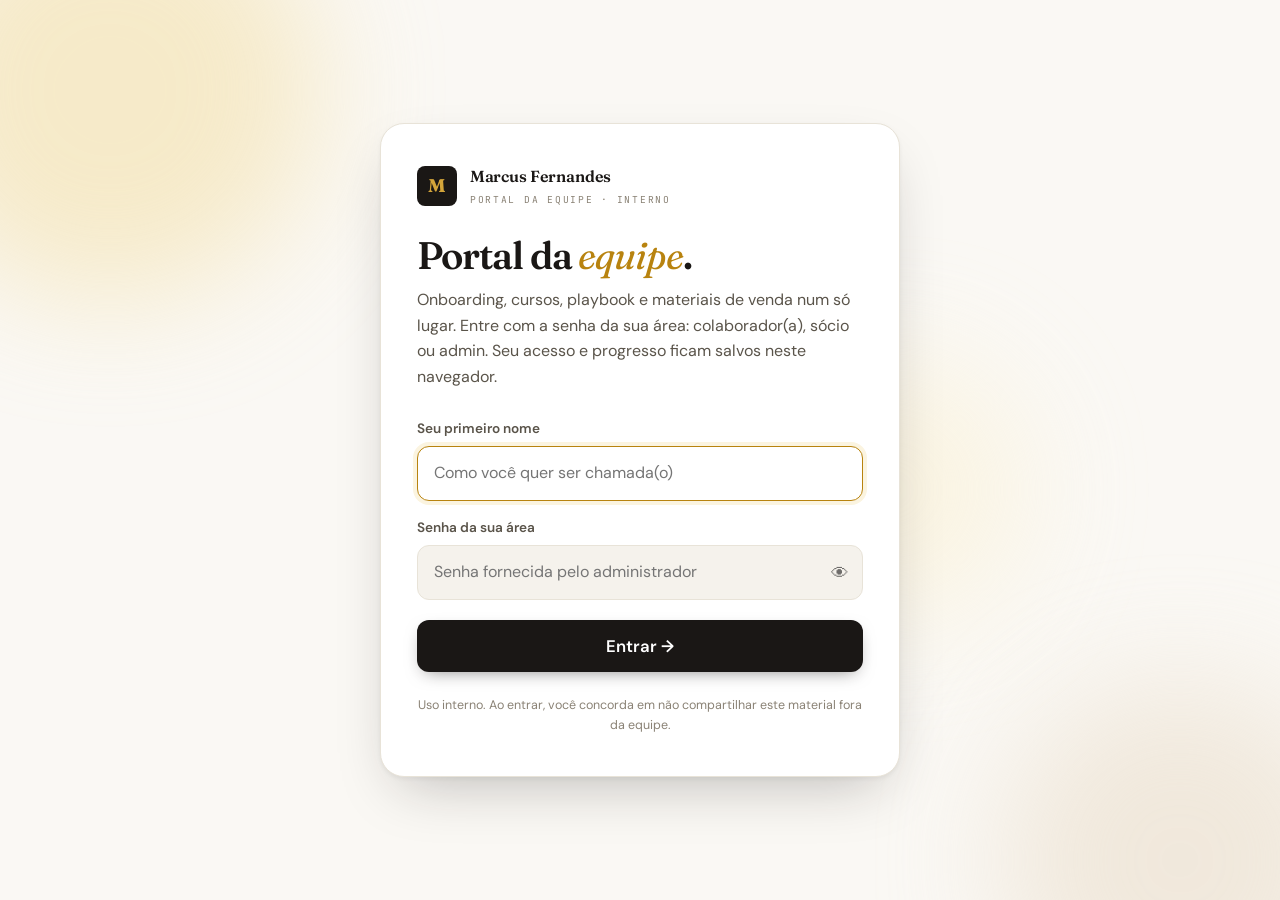
<file: index.html>
<!DOCTYPE html>
<html lang="pt-BR">
<head>
<meta charset="UTF-8">
<meta name="viewport" content="width=device-width, initial-scale=1.0">
<meta name="robots" content="noindex, nofollow">
<title>Portal da equipe — Marcus Fernandes</title>
<link rel="preconnect" href="https://fonts.googleapis.com">
<link rel="preconnect" href="https://fonts.gstatic.com" crossorigin>
<link href="https://fonts.googleapis.com/css2?family=Fraunces:ital,opsz,wght@0,9..144,400;0,9..144,500;0,9..144,600;0,9..144,700;1,9..144,400&family=DM+Sans:wght@400;500;600;700&family=JetBrains+Mono:wght@400;500&display=swap" rel="stylesheet">
<link rel="stylesheet" href="onboarding/styles.css?v=20261002b">
<link rel="stylesheet" href="assets/portal.css?v=20261002b">
</head>
<body>

<!-- ━━━ ACESSO ━━━ -->
<div id="gate" class="gate" hidden>
  <div class="gate-bg" aria-hidden="true"><span class="orb orb-1"></span><span class="orb orb-2"></span><span class="orb orb-3"></span></div>
  <div class="gate-card">
    <div class="gate-brand">
      <div class="brand-mark">M</div>
      <div><div class="brand-name">Marcus Fernandes</div><div class="brand-meta">Portal da equipe · Interno</div></div>
    </div>
    <h1 class="gate-title">Portal da <em>equipe</em>.</h1>
    <p class="gate-sub">Onboarding, cursos, playbook e materiais de venda num só lugar. Entre com a senha da sua área: colaborador(a), sócio ou admin. Seu acesso e progresso ficam salvos neste navegador.</p>
    <p id="gate-note" class="gate-note" hidden></p>

    <form id="gate-form" class="gate-form" autocomplete="off">
      <label class="field">
        <span class="field-label">Seu primeiro nome</span>
        <input id="gate-name" type="text" name="name" placeholder="Como você quer ser chamada(o)" maxlength="40" required>
      </label>
      <label class="field">
        <span class="field-label">Senha da sua área</span>
        <div class="field-pass">
          <input id="gate-pass" type="password" name="password" placeholder="Senha fornecida pelo administrador" required>
          <button type="button" class="pass-toggle" id="pass-toggle" aria-label="Mostrar senha">👁</button>
        </div>
      </label>
      <p id="gate-error" class="gate-error" role="alert" hidden></p>
      <button type="submit" class="btn btn-primary btn-lg" id="gate-submit">Entrar →</button>
    </form>
    <div id="clerk-mount" hidden></div>
    <p class="gate-foot">Uso interno. Ao entrar, você concorda em não compartilhar este material fora da equipe.</p>
  </div>
</div>

<!-- ━━━ PORTAL ━━━ -->
<div id="app" class="app" hidden>
  <header class="portal-top">
    <a class="brand-lnk" href="#inicio"><span class="brand-mark sm">M</span><span>Portal da equipe</span></a>
    <nav class="portal-nav" id="portal-nav"></nav>
    <div class="portal-user">
      <span class="avatar" id="user-avatar">?</span>
      <span class="user-name" id="user-name"></span>
      <span class="role-pill" id="user-role"></span>
      <button class="btn btn-outline btn-sm" id="print-view" title="Imprimir ou salvar esta página em PDF">🖨 Salvar PDF</button>
      <button class="btn btn-ghost btn-sm" id="logout">Sair</button>
    </div>
    <button class="menu-btn" id="menu-btn" aria-label="Menu">☰</button>
  </header>
  <div class="mobile-nav" id="mobile-nav" hidden></div>

  <main id="view" class="view"></main>
</div>

<script src="assets/auth.js?v=20261002b"></script>
<script src="onboarding/content.js?v=20261002b"></script>
<script src="assets/portal.js?v=20261002b"></script>
</body>
</html>
</file>
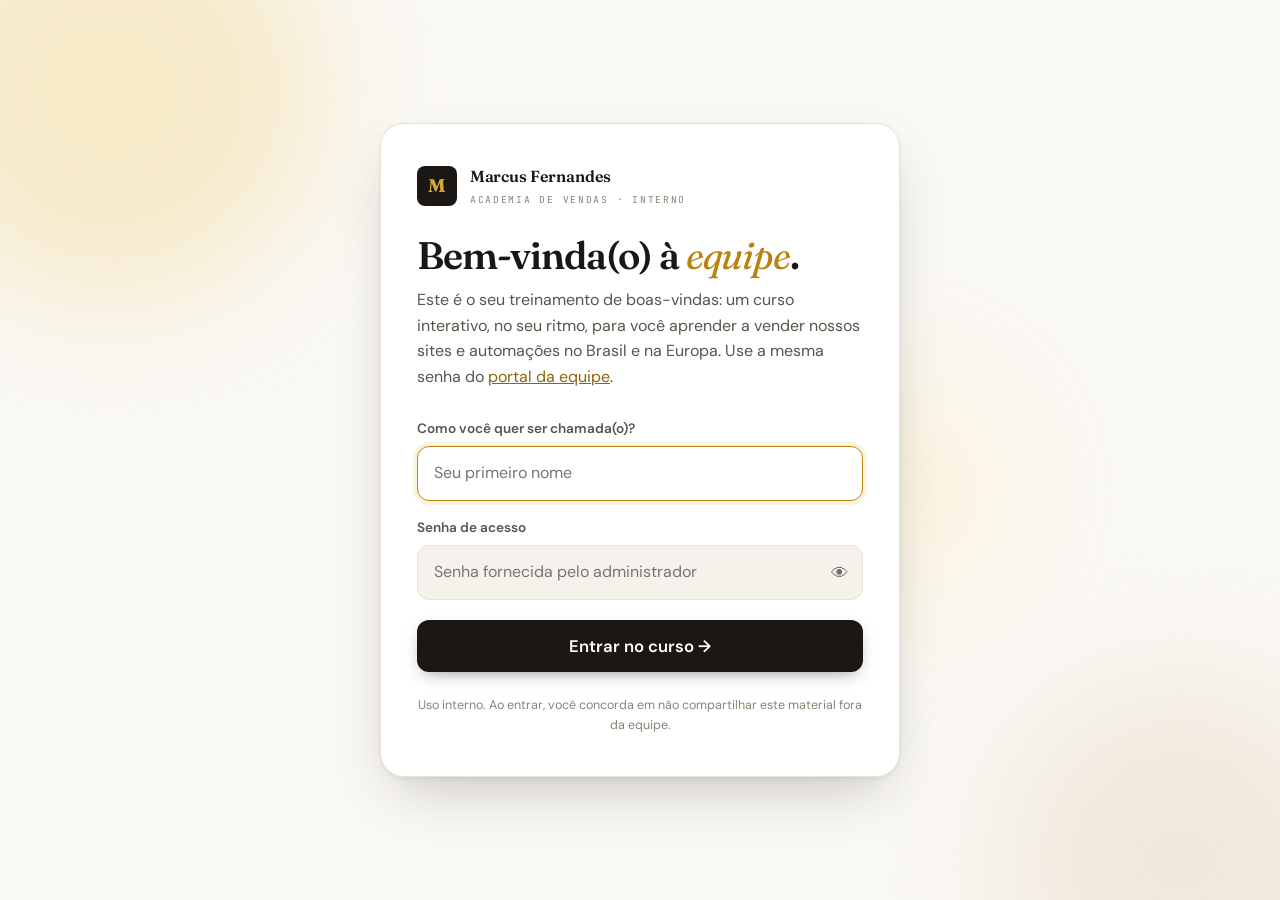
<file: onboarding/index.html>
<!DOCTYPE html>
<html lang="pt-BR">
<head>
<meta charset="UTF-8">
<meta name="viewport" content="width=device-width, initial-scale=1.0">
<meta name="robots" content="noindex, nofollow">
<title>Academia de Vendas — Marcus Fernandes</title>
<link rel="preconnect" href="https://fonts.googleapis.com">
<link rel="preconnect" href="https://fonts.gstatic.com" crossorigin>
<link href="https://fonts.googleapis.com/css2?family=Fraunces:ital,opsz,wght@0,9..144,400;0,9..144,500;0,9..144,600;0,9..144,700;1,9..144,400&family=DM+Sans:wght@400;500;600;700&family=JetBrains+Mono:wght@400;500&display=swap" rel="stylesheet">
<link rel="stylesheet" href="styles.css?v=20261002b">
</head>
<body>

<!-- ━━━ TELA DE ACESSO ━━━ -->
<div id="gate" class="gate" hidden>
  <div class="gate-bg" aria-hidden="true">
    <span class="orb orb-1"></span><span class="orb orb-2"></span><span class="orb orb-3"></span>
  </div>
  <div class="gate-card">
    <div class="gate-brand">
      <div class="brand-mark">M</div>
      <div>
        <div class="brand-name">Marcus Fernandes</div>
        <div class="brand-meta">Academia de Vendas · Interno</div>
      </div>
    </div>
    <h1 class="gate-title">Bem-vinda(o) à <em>equipe</em>.</h1>
    <p class="gate-sub">Este é o seu treinamento de boas-vindas: um curso interativo, no seu ritmo, para você aprender a vender nossos sites e automações no Brasil e na Europa. Use a mesma senha do <a href="../index.html">portal da equipe</a>.</p>

    <form id="gate-form" class="gate-form" autocomplete="off">
      <label class="field">
        <span class="field-label">Como você quer ser chamada(o)?</span>
        <input id="gate-name" type="text" name="name" placeholder="Seu primeiro nome" maxlength="40" required>
      </label>
      <label class="field">
        <span class="field-label">Senha de acesso</span>
        <div class="field-pass">
          <input id="gate-pass" type="password" name="password" placeholder="Senha fornecida pelo administrador" required>
          <button type="button" class="pass-toggle" id="pass-toggle" aria-label="Mostrar senha">👁</button>
        </div>
      </label>
      <p id="gate-error" class="gate-error" role="alert" hidden>Senha incorreta. Confira com o administrador e tente de novo.</p>
      <button type="submit" class="btn btn-primary btn-lg" id="gate-submit">Entrar no curso →</button>
    </form>

    <div id="clerk-mount" hidden></div>

    <p class="gate-foot">Uso interno. Ao entrar, você concorda em não compartilhar este material fora da equipe.</p>
  </div>
</div>

<!-- ━━━ APP ━━━ -->
<div id="app" class="app" hidden>
  <header class="topbar">
    <button class="topbar-brand" id="go-home" title="Início">
      <span class="brand-mark sm">M</span>
      <span class="topbar-title">Academia de Vendas</span>
    </button>
    <div class="topbar-progress" id="topbar-progress" title="Seu progresso geral">
      <div class="bar"><span id="topbar-bar"></span></div>
      <span class="pct" id="topbar-pct">0%</span>
    </div>
    <nav class="topbar-nav">
      <a class="nav-link" href="../index.html">← Portal</a>
      <button class="nav-link" data-view="home">Trilha</button>
      <button class="nav-link" data-view="videos">Vídeos</button>
      <button class="nav-link" data-view="cheatsheet">Cola rápida</button>
      <button class="nav-link" data-view="folheto">Folheto</button>
      <button class="nav-link" data-view="glossary">Glossário</button>
      <a class="nav-link" href="../playbook/" target="_blank" rel="noopener">Playbook ↗</a>
    </nav>
    <div class="topbar-user">
      <span class="avatar" id="user-avatar">?</span>
      <span class="user-name" id="user-name"></span>
      <button class="btn btn-outline btn-sm" id="print-view" title="Imprimir ou salvar esta tela em PDF">🖨 Salvar PDF</button>
      <button class="btn btn-ghost btn-sm" id="logout">Sair</button>
    </div>
    <button class="menu-btn" id="menu-btn" aria-label="Menu">☰</button>
  </header>

  <div class="mobile-nav" id="mobile-nav" hidden>
    <a class="nav-link" href="../index.html">⌂ Portal da equipe</a>
    <button class="nav-link" data-view="home">🏠 Trilha do curso</button>
    <button class="nav-link" data-view="videos">🎬 Vídeos explicativos</button>
    <button class="nav-link" data-view="cheatsheet">⚡ Cola rápida (preços e regras)</button>
    <button class="nav-link" data-view="folheto">📄 Folheto para o cliente</button>
    <button class="nav-link" data-view="glossary">📖 Glossário para iniciantes</button>
    <a class="nav-link" href="../playbook/" target="_blank" rel="noopener">📘 Playbook completo ↗</a>
    <button class="nav-link" id="print-view-m">🖨 Salvar esta tela em PDF</button>
    <button class="nav-link" id="logout-m">🚪 Sair</button>
  </div>

  <main id="view" class="view"></main>

  <div id="toast" class="toast" hidden></div>
</div>

<script src="../assets/auth.js?v=20261002b"></script>
<script src="../assets/share.js?v=20261002b"></script>
<script src="content.js?v=20261002b"></script>
<script src="explainer.js?v=20261002b"></script>
<script src="app.js?v=20261002b"></script>
</body>
</html>
</file>
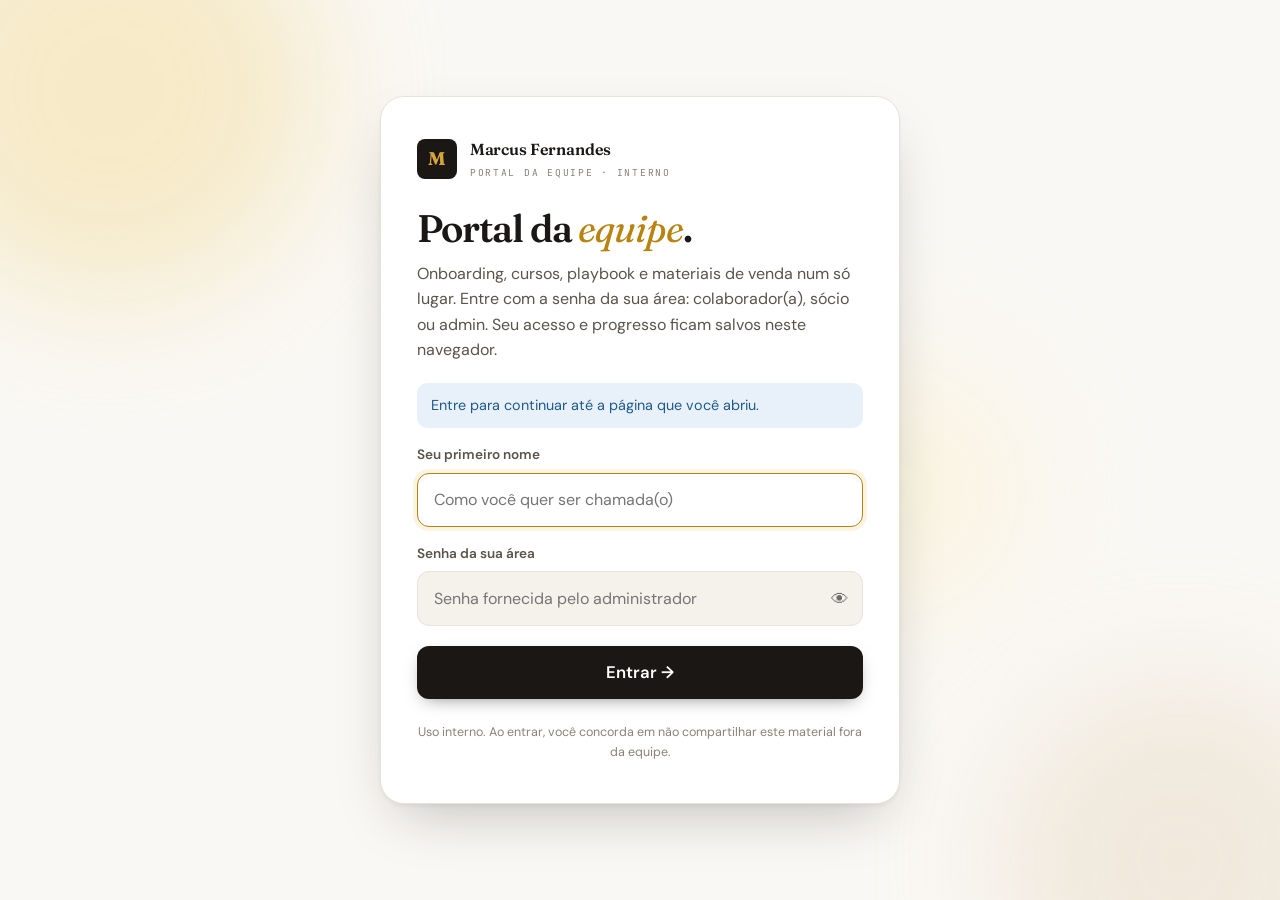
<file: playbook/index.html>
<!DOCTYPE html>
<html lang="pt-BR">
<head>
<meta charset="UTF-8">
<meta name="viewport" content="width=device-width, initial-scale=1.0">
<title>Sales &amp; Outreach Playbook — Marcus Fernandes · Dublin</title>
<link rel="preconnect" href="https://fonts.googleapis.com">
<link href="https://fonts.googleapis.com/css2?family=Fraunces:opsz,wght@9..144,400;9..144,500;9..144,600;9..144,700&family=DM+Sans:wght@400;500;600;700&family=JetBrains+Mono:wght@400;500&display=swap" rel="stylesheet">
<style>
:root {
  --bg: #FAF8F4;
  --surface: #FFFFFF;
  --surface-2: #F5F2EC;
  --border: #E8E3D8;
  --border-strong: #D4CEC0;
  --text: #1A1715;
  --text-2: #5A544A;
  --text-3: #8A8275;
  --gold: #B8830F;
  --gold-light: #D4A53A;
  --gold-bg: #FBF4E0;
  --red: #B83A2C;
  --red-bg: #FCEEE9;
  --green: #1F7A4D;
  --green-bg: #E8F4ED;
  --blue: #1F5A8A;
  --blue-bg: #E8F0F9;
  --ff-display: 'Fraunces', serif;
  --ff-body: 'DM Sans', sans-serif;
  --ff-mono: 'JetBrains Mono', monospace;
  --sidebar-w: 280px;
}

*, *::before, *::after { box-sizing: border-box; margin: 0; padding: 0; }

html { scroll-behavior: smooth; }

body {
  font-family: var(--ff-body);
  background: var(--bg);
  color: var(--text);
  line-height: 1.6;
  font-size: 15px;
}

/* ━━━ LAYOUT ━━━ */
.app {
  display: grid;
  grid-template-columns: var(--sidebar-w) 1fr;
  min-height: 100vh;
}

/* ━━━ SIDEBAR ━━━ */
.sidebar {
  position: sticky;
  top: 0;
  height: 100vh;
  background: var(--surface);
  border-right: 1px solid var(--border);
  padding: 2rem 1.5rem;
  overflow-y: auto;
}

.brand {
  display: flex;
  align-items: center;
  gap: 0.65rem;
  margin-bottom: 2rem;
  padding-bottom: 1.5rem;
  border-bottom: 1px solid var(--border);
}
.brand-mark {
  width: 36px; height: 36px;
  background: var(--text);
  color: var(--gold-light);
  border-radius: 4px;
  display: flex;
  align-items: center;
  justify-content: center;
  font-family: var(--ff-display);
  font-weight: 700;
  font-size: 1.05rem;
  letter-spacing: -0.02em;
}
.brand-info { flex: 1; }
.brand-name {
  font-family: var(--ff-display);
  font-weight: 600;
  font-size: 0.95rem;
  letter-spacing: -0.015em;
  color: var(--text);
}
.brand-meta {
  font-family: var(--ff-mono);
  font-size: 0.6rem;
  letter-spacing: 0.15em;
  color: var(--text-3);
  text-transform: uppercase;
  margin-top: 2px;
}

.search-box {
  margin-bottom: 1.5rem;
  position: relative;
}
.search-box input {
  width: 100%;
  padding: 0.55rem 0.85rem 0.55rem 2rem;
  background: var(--surface-2);
  border: 1px solid var(--border);
  border-radius: 6px;
  font-family: var(--ff-body);
  font-size: 0.82rem;
  color: var(--text);
  outline: none;
  transition: border 0.2s;
}
.search-box input:focus {
  border-color: var(--gold);
  background: var(--surface);
}
.search-box::before {
  content: '🔍';
  position: absolute;
  left: 0.7rem;
  top: 50%;
  transform: translateY(-50%);
  font-size: 0.7rem;
  opacity: 0.5;
}

.toc-section {
  margin-bottom: 1.5rem;
}
.toc-label {
  font-family: var(--ff-mono);
  font-size: 0.58rem;
  letter-spacing: 0.2em;
  color: var(--text-3);
  text-transform: uppercase;
  margin-bottom: 0.6rem;
  padding: 0 0.5rem;
}

.toc-item {
  display: flex;
  align-items: center;
  gap: 0.6rem;
  padding: 0.45rem 0.65rem;
  border-radius: 4px;
  font-size: 0.83rem;
  color: var(--text-2);
  text-decoration: none;
  transition: all 0.15s;
  cursor: pointer;
  margin-bottom: 1px;
}
.toc-item:hover {
  background: var(--surface-2);
  color: var(--text);
}
.toc-item.active {
  background: var(--gold-bg);
  color: var(--gold);
  font-weight: 500;
}
.toc-num {
  font-family: var(--ff-mono);
  font-size: 0.65rem;
  color: var(--text-3);
  min-width: 1.2rem;
}
.toc-item.active .toc-num { color: var(--gold); }

/* ━━━ MAIN ━━━ */
.main {
  padding: 0;
  max-width: 100%;
  overflow-x: hidden;
}

.content {
  max-width: 820px;
  margin: 0 auto;
  padding: 4rem 3rem 6rem;
}

/* ━━━ HEADER ━━━ */
.doc-header {
  border-bottom: 1px solid var(--border);
  padding-bottom: 2.5rem;
  margin-bottom: 3rem;
}
.doc-eyebrow {
  font-family: var(--ff-mono);
  font-size: 0.62rem;
  letter-spacing: 0.3em;
  color: var(--gold);
  text-transform: uppercase;
  margin-bottom: 1rem;
}
.doc-title {
  font-family: var(--ff-display);
  font-weight: 600;
  font-size: clamp(2.2rem, 4vw, 3.2rem);
  line-height: 1.05;
  letter-spacing: -0.03em;
  margin-bottom: 1rem;
}
.doc-title em {
  font-style: italic;
  color: var(--gold);
  font-weight: 400;
}
.doc-sub {
  font-size: 1.05rem;
  color: var(--text-2);
  max-width: 580px;
  line-height: 1.65;
}

.doc-meta {
  display: flex;
  gap: 2rem;
  margin-top: 2rem;
  font-family: var(--ff-mono);
  font-size: 0.7rem;
  color: var(--text-3);
}
.doc-meta span strong { color: var(--text); font-weight: 500; }

/* ━━━ SECTION ━━━ */
.section {
  margin-bottom: 4rem;
  scroll-margin-top: 2rem;
}

.section-tag {
  display: inline-flex;
  align-items: center;
  gap: 0.5rem;
  padding: 0.25rem 0.65rem;
  background: var(--gold-bg);
  color: var(--gold);
  border-radius: 100px;
  font-family: var(--ff-mono);
  font-size: 0.6rem;
  letter-spacing: 0.15em;
  text-transform: uppercase;
  font-weight: 500;
  margin-bottom: 0.85rem;
}
.section-tag-num {
  font-weight: 600;
}

.section h2 {
  font-family: var(--ff-display);
  font-weight: 600;
  font-size: 2rem;
  letter-spacing: -0.025em;
  line-height: 1.15;
  margin-bottom: 0.75rem;
}
.section h2 em {
  font-style: italic;
  font-weight: 400;
  color: var(--text-2);
}
.section-lead {
  font-size: 1.05rem;
  color: var(--text-2);
  margin-bottom: 2rem;
  line-height: 1.6;
}

.section h3 {
  font-family: var(--ff-display);
  font-weight: 600;
  font-size: 1.25rem;
  letter-spacing: -0.015em;
  margin-top: 2.5rem;
  margin-bottom: 1rem;
  color: var(--text);
}
.section h4 {
  font-family: var(--ff-body);
  font-weight: 600;
  font-size: 0.9rem;
  text-transform: uppercase;
  letter-spacing: 0.05em;
  margin-top: 1.75rem;
  margin-bottom: 0.75rem;
  color: var(--text);
}

.section p {
  margin-bottom: 1rem;
  color: var(--text-2);
}
.section p strong { color: var(--text); font-weight: 600; }

.section ul, .section ol {
  margin-left: 1.25rem;
  margin-bottom: 1rem;
  color: var(--text-2);
}
.section li { margin-bottom: 0.5rem; }
.section li strong { color: var(--text); font-weight: 600; }

/* ━━━ CALLOUTS ━━━ */
.callout {
  padding: 1.25rem 1.5rem;
  border-left: 3px solid;
  border-radius: 0 4px 4px 0;
  margin: 1.5rem 0;
  background: var(--surface-2);
}
.callout-title {
  font-weight: 600;
  font-size: 0.85rem;
  margin-bottom: 0.4rem;
  display: flex;
  align-items: center;
  gap: 0.5rem;
}
.callout-body { font-size: 0.9rem; color: var(--text-2); line-height: 1.6; }
.callout.gold { border-color: var(--gold); background: var(--gold-bg); }
.callout.gold .callout-title { color: var(--gold); }
.callout.red { border-color: var(--red); background: var(--red-bg); }
.callout.red .callout-title { color: var(--red); }
.callout.green { border-color: var(--green); background: var(--green-bg); }
.callout.green .callout-title { color: var(--green); }
.callout.blue { border-color: var(--blue); background: var(--blue-bg); }
.callout.blue .callout-title { color: var(--blue); }

/* ━━━ TABLES ━━━ */
.table-wrap {
  margin: 1.5rem 0;
  border: 1px solid var(--border);
  border-radius: 6px;
  overflow: hidden;
  background: var(--surface);
}
table {
  width: 100%;
  border-collapse: collapse;
  font-size: 0.88rem;
}
thead { background: var(--surface-2); }
th {
  text-align: left;
  padding: 0.85rem 1rem;
  font-family: var(--ff-mono);
  font-size: 0.65rem;
  letter-spacing: 0.15em;
  text-transform: uppercase;
  color: var(--text-2);
  font-weight: 500;
  border-bottom: 1px solid var(--border);
}
td {
  padding: 0.85rem 1rem;
  border-bottom: 1px solid var(--border);
  color: var(--text-2);
  vertical-align: top;
}
tbody tr:last-child td { border-bottom: none; }
tbody tr:hover { background: var(--surface-2); }
td strong { color: var(--text); font-weight: 600; }

/* ━━━ TIER CARDS (PRICING) ━━━ */
.tier-grid {
  display: grid;
  grid-template-columns: repeat(3, 1fr);
  gap: 1rem;
  margin: 1.5rem 0;
}
.tier {
  background: var(--surface);
  border: 1px solid var(--border);
  border-radius: 6px;
  padding: 1.5rem;
  position: relative;
}
.tier.featured {
  border-color: var(--gold);
  box-shadow: 0 4px 16px rgba(184,131,15,0.08);
}
.tier.featured::before {
  content: 'RECOMENDADO';
  position: absolute;
  top: -10px;
  left: 1.5rem;
  background: var(--gold);
  color: white;
  font-family: var(--ff-mono);
  font-size: 0.55rem;
  letter-spacing: 0.2em;
  padding: 4px 10px;
  border-radius: 100px;
  font-weight: 500;
}
.tier-name {
  font-family: var(--ff-display);
  font-weight: 600;
  font-size: 1.15rem;
  margin-bottom: 0.4rem;
  letter-spacing: -0.015em;
}
.tier-tagline {
  font-size: 0.78rem;
  color: var(--text-3);
  margin-bottom: 1rem;
  min-height: 2.5rem;
}
.tier-price {
  font-family: var(--ff-display);
  font-weight: 600;
  font-size: 1.6rem;
  color: var(--text);
  margin-bottom: 0.2rem;
  letter-spacing: -0.02em;
}
.tier-price small {
  font-size: 0.8rem;
  font-weight: 400;
  color: var(--text-3);
}
.tier-monthly {
  font-size: 0.8rem;
  color: var(--gold);
  margin-bottom: 1rem;
  font-weight: 500;
  padding-bottom: 1rem;
  border-bottom: 1px solid var(--border);
}
.tier-features {
  list-style: none;
  margin: 0 !important;
}
.tier-features li {
  font-size: 0.82rem;
  color: var(--text-2);
  padding: 0.35rem 0;
  padding-left: 1.25rem;
  position: relative;
  margin-bottom: 0 !important;
}
.tier-features li::before {
  content: '✓';
  position: absolute;
  left: 0;
  color: var(--gold);
  font-weight: 700;
}

/* ━━━ TIMELINE / PROCESS ━━━ */
.process {
  margin: 1.5rem 0;
}
.process-step {
  display: grid;
  grid-template-columns: 50px 1fr;
  gap: 1.25rem;
  padding: 1.1rem 0;
  border-bottom: 1px dashed var(--border);
  align-items: flex-start;
}
.process-step:last-child { border-bottom: none; }
.process-num {
  font-family: var(--ff-display);
  font-weight: 600;
  font-size: 1.6rem;
  color: var(--gold);
  line-height: 1;
}
.process-title {
  font-weight: 600;
  font-size: 0.95rem;
  margin-bottom: 0.3rem;
}
.process-desc {
  font-size: 0.85rem;
  color: var(--text-2);
  line-height: 1.55;
  margin-bottom: 0.3rem;
}
.process-meta {
  font-family: var(--ff-mono);
  font-size: 0.65rem;
  letter-spacing: 0.1em;
  color: var(--text-3);
  text-transform: uppercase;
}

/* ━━━ KEY POINTS ━━━ */
.key-grid {
  display: grid;
  grid-template-columns: 1fr 1fr;
  gap: 0.75rem;
  margin: 1.25rem 0;
}
.key-item {
  background: var(--surface);
  border: 1px solid var(--border);
  border-radius: 4px;
  padding: 0.9rem 1.1rem;
}
.key-label {
  font-family: var(--ff-mono);
  font-size: 0.6rem;
  letter-spacing: 0.15em;
  color: var(--text-3);
  text-transform: uppercase;
  margin-bottom: 0.25rem;
}
.key-value {
  font-weight: 600;
  font-size: 0.92rem;
  color: var(--text);
}
.key-value small {
  display: block;
  font-weight: 400;
  font-size: 0.78rem;
  color: var(--text-2);
  margin-top: 0.15rem;
}

/* ━━━ SCRIPT BOX ━━━ */
.script-box {
  background: var(--surface);
  border: 1px solid var(--border);
  border-left: 3px solid var(--green);
  padding: 1rem 1.25rem;
  border-radius: 0 4px 4px 0;
  margin: 1rem 0;
  font-style: italic;
  color: var(--text);
  font-size: 0.92rem;
  line-height: 1.65;
}
.script-box::before {
  content: 'SCRIPT';
  display: inline-block;
  font-family: var(--ff-mono);
  font-size: 0.55rem;
  letter-spacing: 0.2em;
  background: var(--green);
  color: white;
  padding: 2px 8px;
  border-radius: 100px;
  font-style: normal;
  font-weight: 500;
  margin-right: 0.5rem;
  vertical-align: 1px;
}

/* ━━━ ROADMAP ━━━ */
.roadmap {
  display: grid;
  grid-template-columns: repeat(3, 1fr);
  gap: 1rem;
  margin: 1.5rem 0;
}
.phase {
  background: var(--surface);
  border: 1px solid var(--border);
  border-radius: 6px;
  padding: 1.5rem;
  position: relative;
}
.phase-label {
  font-family: var(--ff-mono);
  font-size: 0.6rem;
  letter-spacing: 0.2em;
  text-transform: uppercase;
  margin-bottom: 0.5rem;
}
.phase-1 .phase-label { color: var(--green); }
.phase-2 .phase-label { color: var(--gold); }
.phase-3 .phase-label { color: var(--blue); }
.phase-title {
  font-family: var(--ff-display);
  font-weight: 600;
  font-size: 1.1rem;
  margin-bottom: 0.4rem;
  letter-spacing: -0.01em;
}
.phase-when {
  font-size: 0.78rem;
  color: var(--text-3);
  margin-bottom: 1rem;
  padding-bottom: 0.85rem;
  border-bottom: 1px solid var(--border);
}
.phase-list {
  list-style: none;
  margin: 0 !important;
  font-size: 0.83rem;
}
.phase-list li {
  padding: 0.3rem 0;
  color: var(--text-2);
  margin-bottom: 0 !important;
}

/* ━━━ BILINGUAL BLOCKS (PT + EN side by side) ━━━ */
.bi {
  display: grid;
  grid-template-columns: 1fr 1fr;
  gap: 1rem;
  margin: 1rem 0 1.5rem;
}
.bi-col {
  background: var(--surface);
  border: 1px solid var(--border);
  border-radius: 6px;
  padding: 1.1rem 1.25rem;
  position: relative;
}
.bi-col::before {
  font-family: var(--ff-mono);
  font-size: 0.55rem;
  letter-spacing: 0.2em;
  padding: 3px 8px;
  border-radius: 100px;
  font-weight: 500;
  color: white;
  position: absolute;
  top: -9px;
  left: 1.1rem;
}
.bi-col.pt::before { content: 'PT-BR'; background: var(--green); }
.bi-col.en::before { content: 'EN'; background: var(--blue); }
.bi-col p { font-size: 0.88rem; color: var(--text-2); margin: 0.5rem 0; line-height: 1.6; }
.bi-col p:first-child { margin-top: 0.6rem; }
.bi-col p:last-child { margin-bottom: 0; }
.bi-col .script-box { margin: 0.6rem 0 0.4rem; font-size: 0.85rem; padding: 0.85rem 1rem; }
.bi-col .script-box:first-of-type { margin-top: 0.6rem; }
.bi-col strong { color: var(--text); }
.bi-col em { color: var(--text-2); font-style: italic; }
.bi-sub {
  font-family: var(--ff-mono);
  font-size: 0.65rem;
  letter-spacing: 0.12em;
  text-transform: uppercase;
  color: var(--text-3);
  margin: 1.5rem 0 0.4rem;
  padding-bottom: 0.3rem;
  border-bottom: 1px dashed var(--border);
}

/* Walk-through stops list */
.walk-stops {
  list-style: none;
  margin: 0.8rem 0 0 !important;
  counter-reset: walkstop;
}
.walk-stops > li {
  padding: 0.55rem 0 0.55rem 2rem;
  position: relative;
  font-size: 0.88rem;
  color: var(--text-2);
  margin-bottom: 0 !important;
  border-bottom: 1px dashed var(--border);
}
.walk-stops > li:last-child { border-bottom: none; }
.walk-stops > li::before {
  counter-increment: walkstop;
  content: counter(walkstop);
  position: absolute;
  left: 0;
  top: 0.55rem;
  width: 1.4rem;
  height: 1.4rem;
  background: var(--gold);
  color: white;
  border-radius: 50%;
  font-family: var(--ff-mono);
  font-size: 0.7rem;
  font-weight: 600;
  display: flex;
  align-items: center;
  justify-content: center;
}
.walk-stops > li strong { color: var(--text); font-weight: 600; }

/* ━━━ DIVIDER ━━━ */
.divider {
  height: 1px;
  background: var(--border);
  margin: 3rem 0;
  position: relative;
}
.divider::after {
  content: '✦';
  position: absolute;
  top: 50%;
  left: 50%;
  transform: translate(-50%, -50%);
  background: var(--bg);
  padding: 0 1rem;
  color: var(--gold);
  font-size: 0.8rem;
}

/* ━━━ OBJECTIONS ━━━ */
.objection {
  background: var(--surface);
  border: 1px solid var(--border);
  border-radius: 6px;
  margin-bottom: 1rem;
  overflow: hidden;
  transition: border-color 0.2s;
}
.objection:hover { border-color: var(--gold); }

.obj-bar {
  display: flex;
  align-items: center;
  gap: 1rem;
  padding: 1.1rem 1.5rem;
  background: var(--surface-2);
  border-bottom: 1px solid var(--border);
}
.obj-num {
  font-family: var(--ff-display);
  font-weight: 600;
  font-size: 1.8rem;
  color: var(--gold);
  line-height: 1;
  min-width: 2rem;
}
.obj-meta { flex: 1; min-width: 0; }
.obj-cat {
  font-family: var(--ff-mono);
  font-size: 0.58rem;
  letter-spacing: 0.2em;
  color: var(--red);
  text-transform: uppercase;
  margin-bottom: 0.2rem;
  display: block;
  font-weight: 500;
}
.obj-quote {
  font-weight: 600;
  font-size: 1rem;
  color: var(--text);
  font-style: italic;
}
.obj-body {
  padding: 1.25rem 1.5rem;
}
.obj-section {
  margin-bottom: 1.1rem;
}
.obj-section:last-child { margin-bottom: 0; }
.obj-label {
  font-family: var(--ff-mono);
  font-size: 0.58rem;
  letter-spacing: 0.18em;
  color: var(--text-3);
  text-transform: uppercase;
  margin-bottom: 0.4rem;
  font-weight: 500;
}
.obj-section p {
  margin: 0;
  font-size: 0.9rem;
  color: var(--text-2);
  line-height: 1.6;
}
.obj-tech-badge {
  display: inline-block;
  padding: 0.35rem 0.8rem;
  background: var(--gold-bg);
  border: 1px solid rgba(184,131,15,0.25);
  border-radius: 100px;
  font-family: var(--ff-mono);
  font-size: 0.65rem;
  letter-spacing: 0.08em;
  color: var(--gold);
  text-transform: uppercase;
  font-weight: 500;
}

/* ━━━ FOOTER ━━━ */
.doc-footer {
  margin-top: 4rem;
  padding-top: 2rem;
  border-top: 1px solid var(--border);
  font-family: var(--ff-mono);
  font-size: 0.7rem;
  color: var(--text-3);
  text-align: center;
  letter-spacing: 0.05em;
}

/* ━━━ MOBILE ━━━ */
@media (max-width: 900px) {
  .app { grid-template-columns: 1fr; }
  .sidebar {
    position: fixed;
    top: 0; left: -100%;
    width: 280px;
    z-index: 100;
    transition: left 0.3s;
    box-shadow: 2px 0 20px rgba(0,0,0,0.1);
  }
  .sidebar.open { left: 0; }
  .content { padding: 3rem 1.25rem 4rem; }
  .tier-grid, .roadmap { grid-template-columns: 1fr; }
  .key-grid, .bi { grid-template-columns: 1fr; }
  .menu-toggle {
    display: flex !important;
    position: fixed;
    top: 1rem; right: 1rem;
    z-index: 101;
    width: 40px; height: 40px;
    background: var(--text);
    color: var(--bg);
    border-radius: 6px;
    align-items: center;
    justify-content: center;
    cursor: pointer;
    border: none;
  }
}
.menu-toggle { display: none; }

/* Cabeçalho ganhou um quarto item (contato) — precisa quebrar no mobile */
.doc-meta { flex-wrap: wrap; gap: 0.55rem 2rem; }

/* ━━━ COPY BUTTON (scripts copiáveis) ━━━ */
.script-box { position: relative; padding-right: 4.75rem; }
/* especificidade maior que .bi-col .script-box, que redefine o padding */
.bi-col .script-box, .obj-section .script-box { padding-right: 4.6rem; }
.copy-btn {
  position: absolute;
  top: 0.55rem;
  right: 0.6rem;
  font-family: var(--ff-mono);
  font-size: 0.55rem;
  letter-spacing: 0.14em;
  text-transform: uppercase;
  background: var(--surface-2);
  border: 1px solid var(--border-strong);
  color: var(--text-3);
  padding: 3px 8px;
  border-radius: 100px;
  cursor: pointer;
  font-style: normal;
  transition: all 0.15s;
}
.copy-btn:hover { background: var(--gold); border-color: var(--gold); color: #fff; }
.copy-btn.done { background: var(--green); border-color: var(--green); color: #fff; }

/* ━━━ CODE / DATA BLOCK ━━━ */
.code-block {
  background: var(--text);
  color: #E6E1D8;
  font-family: var(--ff-mono);
  font-size: 0.76rem;
  line-height: 1.75;
  padding: 1rem 1.25rem;
  border-radius: 6px;
  margin: 1.1rem 0;
  overflow-x: auto;
  white-space: pre;
}
.code-block .cm { color: var(--text-3); }
.code-block .hl { color: var(--gold-light); }

/* ━━━ CHECKLIST ━━━ */
.checklist {
  list-style: none;
  margin: 1.1rem 0 !important;
  display: grid;
  gap: 0.4rem;
}
.checklist li {
  position: relative;
  padding: 0.55rem 0.9rem 0.55rem 2.4rem;
  background: var(--surface);
  border: 1px solid var(--border);
  border-radius: 4px;
  font-size: 0.87rem;
  color: var(--text-2);
  margin-bottom: 0 !important;
}
.checklist li::before {
  content: '';
  position: absolute;
  left: 0.85rem;
  top: 0.78rem;
  width: 13px;
  height: 13px;
  border: 1.5px solid var(--border-strong);
  border-radius: 3px;
}
.checklist li strong { color: var(--text); }

/* ━━━ SPLIT PANELS (2 colunas neutras) ━━━ */
.split {
  display: grid;
  grid-template-columns: 1fr 1fr;
  gap: 1rem;
  margin: 1.25rem 0;
}
.panel {
  background: var(--surface);
  border: 1px solid var(--border);
  border-radius: 6px;
  padding: 1.25rem 1.35rem;
}
.panel-title {
  font-family: var(--ff-display);
  font-weight: 600;
  font-size: 1rem;
  margin-bottom: 0.15rem;
  letter-spacing: -0.01em;
}
.panel-sub {
  font-family: var(--ff-mono);
  font-size: 0.58rem;
  letter-spacing: 0.15em;
  text-transform: uppercase;
  color: var(--text-3);
  margin-bottom: 0.85rem;
  padding-bottom: 0.7rem;
  border-bottom: 1px solid var(--border);
}
.panel ol, .panel ul { margin: 0 0 0 1.1rem !important; font-size: 0.86rem; }
.panel li { margin-bottom: 0.45rem; color: var(--text-2); }

/* ━━━ DIAGRAMAS (SVG bilíngue) ━━━ */
.diagram {
  background: var(--surface);
  border: 1px solid var(--border);
  border-radius: 6px;
  padding: 1.5rem 1.35rem 1.2rem;
  margin: 1.5rem 0;
  overflow-x: auto;
}
.diagram svg { display: block; width: 100%; height: auto; min-width: 520px; }
.diagram-cap {
  font-family: var(--ff-mono);
  font-size: 0.6rem;
  letter-spacing: 0.14em;
  text-transform: uppercase;
  color: var(--text-3);
  margin-top: 1rem;
  padding-top: 0.75rem;
  border-top: 1px dashed var(--border);
  text-align: center;
}
.diagram-cap em { color: var(--text-2); font-style: normal; }

/* Rótulos SVG */
.svg-pt { font-family: 'DM Sans', sans-serif; font-size: 12.5px; font-weight: 600; fill: #1A1715; }
.svg-en { font-family: 'DM Sans', sans-serif; font-size: 10.5px; font-style: italic; fill: #8A8275; }
.svg-num { font-family: 'JetBrains Mono', monospace; font-size: 13px; font-weight: 500; fill: #B8830F; }
.svg-tag { font-family: 'JetBrains Mono', monospace; font-size: 8.5px; letter-spacing: 0.14em; fill: #8A8275; }
.svg-tag-w { font-family: 'JetBrains Mono', monospace; font-size: 8.5px; letter-spacing: 0.14em; fill: #FFFFFF; }
.svg-white { font-family: 'DM Sans', sans-serif; font-size: 12.5px; font-weight: 600; fill: #FFFFFF; }
.svg-white-en { font-family: 'DM Sans', sans-serif; font-size: 10.5px; font-style: italic; fill: rgba(255,255,255,0.72); }

/* ━━━ MÉTRICA DESTAQUE ━━━ */
.stat-row {
  display: grid;
  grid-template-columns: repeat(4, 1fr);
  gap: 0.75rem;
  margin: 1.4rem 0;
}
.stat {
  background: var(--surface);
  border: 1px solid var(--border);
  border-radius: 6px;
  padding: 1rem 1.1rem;
  text-align: center;
}
.stat-num {
  font-family: var(--ff-display);
  font-size: 1.7rem;
  font-weight: 600;
  color: var(--gold);
  line-height: 1.1;
  letter-spacing: -0.02em;
}
.stat-label {
  font-size: 0.78rem;
  color: var(--text-2);
  margin-top: 0.3rem;
  line-height: 1.35;
}
.stat-label small {
  display: block;
  font-family: var(--ff-mono);
  font-size: 0.57rem;
  letter-spacing: 0.12em;
  text-transform: uppercase;
  color: var(--text-3);
  margin-top: 0.25rem;
}

/* ━━━ LEGENDA DE IDIOMA ━━━ */
.lang-note {
  display: flex;
  align-items: center;
  gap: 0.6rem;
  font-family: var(--ff-mono);
  font-size: 0.62rem;
  letter-spacing: 0.1em;
  text-transform: uppercase;
  color: var(--text-3);
  margin: 1.75rem 0 0.5rem;
}
.lang-note::before {
  content: 'PT';
  order: -2;
  background: var(--green);
  color: #fff;
  padding: 2px 7px;
  border-radius: 100px;
  font-size: 0.55rem;
  letter-spacing: 0.18em;
}
.lang-note::after {
  content: 'EN';
  background: var(--blue);
  color: #fff;
  padding: 2px 7px;
  border-radius: 100px;
  font-size: 0.55rem;
  letter-spacing: 0.18em;
  order: -1;
}

/* Assunto de email */
.subject-line {
  font-family: var(--ff-mono);
  font-size: 0.78rem;
  background: var(--surface-2);
  border: 1px dashed var(--border-strong);
  border-radius: 4px;
  padding: 0.55rem 0.8rem;
  margin: 0.6rem 0 0;
  color: var(--text);
  word-break: break-word;
}
.subject-line b {
  font-family: var(--ff-mono);
  font-size: 0.58rem;
  letter-spacing: 0.16em;
  text-transform: uppercase;
  color: var(--text-3);
  display: block;
  margin-bottom: 0.2rem;
  font-weight: 500;
}

@media (max-width: 900px) {
  .split, .stat-row { grid-template-columns: 1fr 1fr; }
}
@media (max-width: 640px) {
  .split, .stat-row { grid-template-columns: 1fr; }
}

/* ━━━ PRINT ━━━ */
@media print {
  .sidebar, .menu-toggle, .copy-btn { display: none; }
  .app { grid-template-columns: 1fr; }
  .content { max-width: 100%; padding: 1rem; }
  .section { break-inside: avoid; }
  .tier, .phase, .key-item, .panel, .diagram, .objection, .bi { break-inside: avoid; }
  .script-box { padding-right: 1.25rem; }
  body { font-size: 11pt; }
}
</style>
<meta name="robots" content="noindex, nofollow">
<script src="../assets/auth.js?v=20261002b"></script>
<script src="../assets/guard.js?v=20261002b" data-role="colaborador"></script>
</head>
<body>

<button class="menu-toggle" onclick="document.querySelector('.sidebar').classList.toggle('open')">☰</button>

<div class="app">

<!-- ════════ SIDEBAR ════════ -->
<aside class="sidebar">
  <div class="brand">
    <div class="brand-mark">M</div>
    <div class="brand-info">
      <div class="brand-name">Sales Playbook</div>
      <div class="brand-meta">v1.0 · Dublin · Interno</div>
    </div>
  </div>

  <div class="search-box">
    <input type="text" placeholder="Buscar no playbook..." id="search" oninput="filterToc()">
  </div>

  <div class="toc-section">
    <div class="toc-label">Fundação</div>
    <a class="toc-item" href="#dominio"><span class="toc-num">01</span> Domínio &amp; Identidade</a>
    <a class="toc-item" href="#posicionamento"><span class="toc-num">02</span> Posicionamento &amp; Preços</a>
  </div>

  <div class="toc-section">
    <div class="toc-label">Prospecção</div>
    <a class="toc-item" href="#icp"><span class="toc-num">03</span> Quem Prospectar</a>
    <a class="toc-item" href="#lista"><span class="toc-num">04</span> Construção da Lista</a>
    <a class="toc-item" href="#auditoria"><span class="toc-num">05</span> A Auditoria Gratuita</a>
  </div>

  <div class="toc-section">
    <div class="toc-label">Abordagem</div>
    <a class="toc-item" href="#email"><span class="toc-num">06</span> Cold Email <small style="color:var(--gold);font-size:0.6rem;letter-spacing:0.1em;">· PT+EN</small></a>
    <a class="toc-item" href="#whatsapp"><span class="toc-num">07</span> WhatsApp &amp; Telefone <small style="color:var(--gold);font-size:0.6rem;letter-spacing:0.1em;">· PT+EN</small></a>
    <a class="toc-item" href="#linkedin"><span class="toc-num">08</span> LinkedIn <small style="color:var(--gold);font-size:0.6rem;letter-spacing:0.1em;">· PT+EN</small></a>
  </div>

  <div class="toc-section">
    <div class="toc-label">Conversão</div>
    <a class="toc-item" href="#discovery"><span class="toc-num">09</span> Reunião de Diagnóstico <small style="color:var(--gold);font-size:0.6rem;letter-spacing:0.1em;">· PT+EN</small></a>
    <a class="toc-item" href="#proposta"><span class="toc-num">10</span> A Proposta</a>
    <a class="toc-item" href="#objecoes"><span class="toc-num">11</span> Manual de Objeções <small style="color:var(--gold);font-size:0.6rem;letter-spacing:0.1em;">· PT+EN</small></a>
    <a class="toc-item" href="#onboarding"><span class="toc-num">12</span> Fechamento &amp; Onboarding</a>
    <a class="toc-item" href="#closeout"><span class="toc-num">13</span> Ritual de Encerramento</a>
  </div>

  <div class="toc-section">
    <div class="toc-label">Infraestrutura &amp; Controle</div>
    <a class="toc-item" href="#compliance"><span class="toc-num">14</span> Compliance</a>
    <a class="toc-item" href="#infra"><span class="toc-num">15</span> Infraestrutura de Email</a>
    <a class="toc-item" href="#metricas"><span class="toc-num">16</span> Métricas</a>
    <a class="toc-item" href="#plano30"><span class="toc-num">17</span> Primeiros 30 Dias</a>
    <a class="toc-item" href="#encerramento"><span class="toc-num">✦</span> Nota Final</a>
  </div>

  <div class="toc-section">
    <div class="toc-label">Portal</div>
    <a class="toc-item" href="../index.html"><span class="toc-num">⌂</span> Início do portal</a>
    <a class="toc-item" href="comercial.html" style="border:1px solid var(--border);background:var(--blue-bg);color:var(--blue)"><span class="toc-num">★</span> Playbook Comercial · processo</a>
    <a class="toc-item" href="../onboarding/" style="border:1px solid var(--border);background:var(--gold-bg);color:var(--gold)"><span class="toc-num">🎓</span> Academia de Vendas · onboarding</a>
    <a class="toc-item" href="../onboarding/#cheatsheet"><span class="toc-num">⚡</span> Cola rápida</a>
    <a class="toc-item" href="../colaborador/objecoes.html"><span class="toc-num">🧠</span> Infográfico de objeções</a>
  </div>
</aside>

<!-- ════════ MAIN ════════ -->
<main class="main">
<div class="content">

<!-- HEADER -->
<header class="doc-header">
  <div class="doc-eyebrow">Sales &amp; Outreach Playbook · Documento Interno</div>
  <h1 class="doc-title">Aquisição de <em>clientes</em></h1>
  <p class="doc-sub">Sites e automação para negócios locais em Dublin. Este é o manual operacional de prospecção e venda: da configuração de domínio ao fechamento, com todas as mensagens ao cliente prontas em <strong>português e inglês</strong> para copiar e colar.</p>
  <div class="doc-meta">
    <span><strong>Versão:</strong> 1.0</span>
    <span><strong>Mercado:</strong> Dublin, Irlanda</span>
    <span><strong>Domínio:</strong> marcusfernandes.ie</span>
    <span><strong>Contato:</strong> marcusffernandes@hotmail.com · +353 83 201 1655</span>
  </div>
</header>

<div class="callout blue">
  <div class="callout-title">★ Alinhado ao Playbook Comercial (set/2026)</div>
    <div class="callout-body">O processo comercial (funil, score 0–100, reunião de diagnóstico de 30 minutos, proposta ao vivo, objeções e métricas) segue o <a href="comercial.html"><strong>Playbook Comercial</strong></a>. Em divergência, vale ele. Este documento continua sendo a fonte dos scripts PT/EN, das sequências B e C, do WhatsApp, do LinkedIn e da infraestrutura de e-mail.</div>
  </div>

  <div class="callout blue">
    <div class="callout-title">🌐 Como este documento é escrito</div>
  <div class="callout-body">Toda a <strong>orientação, estratégia e explicação está em português</strong> — é o manual de quem executa. Toda <strong>mensagem que chega ao cliente</strong> (emails, DMs, scripts de telefone, posts, respostas a objeções) aparece em <strong>duas versões lado a lado: PT-BR e EN</strong>, cada uma com botão de copiar. O mercado principal é Dublin, então a versão EN é o padrão de envio; a PT existe para clientes lusófonos na Irlanda e para o mercado brasileiro. Os <strong>diagramas trazem rótulos nos dois idiomas</strong> e podem ser mostrados direto ao cliente para explicar o processo.</div>
</div>

<!-- ═══════════ 01 DOMÍNIO E IDENTIDADE ═══════════ -->
<section class="section" id="dominio">
  <div class="section-tag"><span class="section-tag-num">01</span> Fundação</div>
  <h2>Domínio e <em>identidade</em></h2>
  <p class="section-lead">Antes de qualquer prospecção, a infraestrutura de identidade precisa estar resolvida. Enviar email frio de um endereço errado destrói reputação de domínio de forma que não se recupera rápido.</p>

  <h3>Decisão: marcusfernandes.ie é a face pública</h3>
  <div class="table-wrap">
    <table>
      <thead>
        <tr><th>Uso</th><th>Domínio / endereço</th></tr>
      </thead>
      <tbody>
        <tr><td><strong>Site (canônico)</strong></td><td><code>marcusfernandes.ie</code></td></tr>
        <tr><td><strong>Redirect (301, permanente)</strong></td><td><code>marcusfelipe.com</code> → <code>marcusfernandes.ie</code></td></tr>
        <tr><td><strong>Email em assinaturas, site, LinkedIn</strong></td><td><code>marcusffernandes@hotmail.com</code></td></tr>
        <tr><td><strong>Domínio de <em>envio</em> de cold email</strong></td><td>Domínio separado — ver abaixo</td></tr>
      </tbody>
    </table>
  </div>

  <div class="callout gold">
    <div class="callout-title">🇮🇪 Por que <code>.ie</code></div>
    <div class="callout-body">Um dono de pequeno negócio irlandês lê <code>.ie</code> como <strong>local, estabelecido e responsável</strong>. O registro exige comprovação de vínculo real com a Irlanda, então o próprio TLD funciona como credencial. Um <code>.com</code> soa genérico e pode ser de qualquer pessoa, em qualquer lugar.</div>
  </div>

  <h3>Crítico: endereço de envio ≠ endereço de resposta</h3>
  <p>Cold outreach <strong>não pode</strong> sair de uma caixa de correio gratuita de consumidor. Hotmail e Outlook.com não permitem publicar SPF, DKIM ou DMARC do seu próprio envio, limitam volume diário, e os termos de uso proíbem envio em massa não solicitado — contas que fazem isso são suspensas sem aviso, levando junto anos de correspondência pessoal.</p>

  <p>Por isso os dois papéis precisam ser separados:</p>

  <div class="table-wrap">
    <table>
      <thead>
        <tr><th>Papel</th><th>Endereço</th></tr>
      </thead>
      <tbody>
        <tr><td><strong>Envio</strong> (a campanha)</td><td><code>marcus@[dominio-de-envio]</code> — um domínio sob seu controle</td></tr>
        <tr><td><strong>Reply-To</strong> (onde as respostas caem)</td><td><code>marcusffernandes@hotmail.com</code></td></tr>
        <tr><td><strong>Contato publicado</strong> (site, LinkedIn, assinatura)</td><td><code>marcusffernandes@hotmail.com</code></td></tr>
      </tbody>
    </table>
  </div>

  <div class="code-block"><span class="cm">From:</span>     Marcus Fernandes &lt;<span class="hl">marcus@[dominio-de-envio]</span>&gt;
<span class="cm">Reply-To:</span> <span class="hl">marcusffernandes@hotmail.com</span></div>

  <p>Registre um segundo domínio exclusivamente para outbound. Opções: <code>marcusfernandes.com</code>, <code>mfernandes.ie</code>, <code>marcus-fernandes.com</code>. As respostas caem onde você quiser; a reputação de envio fica isolada.</p>

  <div class="diagram">
    <svg viewBox="0 0 720 250" role="img" aria-label="Arquitetura de envio: domínio de envio separado, respostas no Hotmail, site canônico .ie">
      <!-- Coluna 1: domínio de envio -->
      <rect x="8" y="46" width="186" height="86" rx="6" fill="#1A1715"/>
      <text x="22" y="68" class="svg-tag-w">DOMINIO DE ENVIO</text>
      <text x="22" y="90" class="svg-white">Campanha sai daqui</text>
      <text x="22" y="107" class="svg-white-en">Campaign sends from here</text>
      <text x="22" y="123" class="svg-tag-w">MARCUS@[SENDING]</text>

      <!-- seta 1 -->
      <line x1="198" y1="89" x2="292" y2="89" stroke="#D4CEC0" stroke-width="1.5"/>
      <polygon points="300,89 290,84 290,94" fill="#B8830F"/>
      <text x="247" y="72" class="svg-tag" text-anchor="middle">ENVIA</text>
      <text x="247" y="83" class="svg-tag" text-anchor="middle">SENDS</text>

      <!-- Coluna 2: prospect -->
      <rect x="300" y="46" width="142" height="86" rx="6" fill="#FBF4E0" stroke="#B8830F"/>
      <text x="314" y="68" class="svg-tag">PROSPECT</text>
      <text x="314" y="90" class="svg-pt">Dono do negócio</text>
      <text x="314" y="107" class="svg-en">Business owner</text>
      <text x="314" y="123" class="svg-tag">DUBLIN</text>

      <!-- seta 2 -->
      <line x1="446" y1="89" x2="540" y2="89" stroke="#D4CEC0" stroke-width="1.5"/>
      <polygon points="548,89 538,84 538,94" fill="#1F7A4D"/>
      <text x="495" y="72" class="svg-tag" text-anchor="middle">RESPONDE</text>
      <text x="495" y="83" class="svg-tag" text-anchor="middle">REPLIES</text>

      <!-- Coluna 3: reply-to -->
      <rect x="548" y="46" width="164" height="86" rx="6" fill="#E8F4ED" stroke="#1F7A4D"/>
      <text x="562" y="68" class="svg-tag">REPLY-TO</text>
      <text x="562" y="90" class="svg-pt">Caixa pessoal</text>
      <text x="562" y="107" class="svg-en">Personal inbox</text>
      <text x="562" y="123" class="svg-tag">HOTMAIL</text>

      <!-- Base: site canônico -->
      <rect x="300" y="176" width="142" height="60" rx="6" fill="#E8F0F9" stroke="#1F5A8A"/>
      <text x="314" y="197" class="svg-tag">SITE / WEBSITE</text>
      <text x="314" y="216" class="svg-pt">marcusfernandes.ie</text>
      <text x="314" y="230" class="svg-en">nunca envia / never sends</text>

      <line x1="371" y1="136" x2="371" y2="170" stroke="#D4CEC0" stroke-width="1.5" stroke-dasharray="4 3"/>
      <polygon points="371,176 366,166 376,166" fill="#1F5A8A"/>

      <!-- Aviso -->
      <text x="478" y="205" class="svg-tag">REPUTACAO ISOLADA</text>
      <text x="478" y="222" class="svg-en">Reputation stays isolated</text>
    </svg>
    <div class="diagram-cap">Diagrama 1 · <em>Separação entre domínio de envio, caixa de resposta e site canônico</em> — Sending domain, reply inbox and canonical site</div>
  </div>

  <div class="callout red">
    <div class="callout-title">⛔ Nunca envie cold outreach de marcusfernandes.ie</div>
    <div class="callout-body">Se reclamações de spam se acumularem, a reputação do domínio é danificada e o seu email legítimo — comunicação com cliente, faturas, propostas — passa a cair no lixo eletrônico. Isso <strong>não se recupera rapidamente</strong>.</div>
  </div>

  <h3>Checklist pré-voo</h3>
  <ul class="checklist">
    <li><code>marcusfernandes.ie</code> resolve mundialmente (verificar em dnschecker.org)</li>
    <li><code>marcusfelipe.com</code> retorna 301 para o <code>.ie</code></li>
    <li>Tag canônica em todas as páginas aponta para <code>https://marcusfernandes.ie</code></li>
    <li><code>marcusffernandes@hotmail.com</code> recebe de forma confiável — enviar teste de um endereço externo</li>
    <li>Aritmética de preço corrigida no site (ver nota abaixo)</li>
    <li>Telefone visível no cabeçalho ou rodapé</li>
    <li>Google Business Profile ativo como <em>service-area business</em></li>
    <li>Domínio de envio registrado e em aquecimento</li>
  </ul>

  <div class="callout red">
    <div class="callout-title">🧮 Nota de precificação — corrigir antes de qualquer envio</div>
    <div class="callout-body">O site mostra hoje <strong>€1.200</strong> com <em>"€800 com voucher"</em>. A 50% isso deveria ser <strong>€600</strong>. Corrigir antes de iniciar prospecção: um erro aritmético visível numa página de preços custa mais confiança do que os €200 valem.</div>
  </div>
</section>

<div class="divider"></div>

<!-- ═══════════ 02 POSICIONAMENTO ═══════════ -->
<section class="section" id="posicionamento">
  <div class="section-tag"><span class="section-tag-num">02</span> Fundação</div>
  <h2>Posicionamento e <em>preços</em></h2>
  <p class="section-lead">O que vendemos, para quem, e por quanto. Todo o resto do playbook depende de estas três respostas estarem afiadas.</p>

  <div class="lang-note">Frase de apresentação — para usar com cliente</div>
  <div class="bi">
    <div class="bi-col pt">
      <div class="script-box"><button class="copy-btn" onclick="copyScript(this)">Copiar</button>Eu construo a metade online dos pequenos negócios de Dublin — o site, a listagem do Google e o sistema de agendamento que hoje come a sua tarde.</div>
    </div>
    <div class="bi-col en">
      <div class="script-box"><button class="copy-btn" onclick="copyScript(this)">Copiar</button>I build the online half of small businesses in Dublin — the website, the Google listing, and the booking system that stops eating your afternoon.</div>
    </div>
  </div>

  <h3>A ideia central a ser vendida</h3>
  <p>Donos de pequenos negócios <strong>não estão comprando um site</strong>. Estão comprando <strong>os clientes que hoje vão para um concorrente com produto pior e presença online melhor</strong>. Toda mensagem deve apontar para essa lacuna — nunca para design ou tecnologia.</p>

  <h3>Três pilares de valor</h3>
  <div class="key-grid">
    <div class="key-item">
      <div class="key-label">Pilar 1</div>
      <div class="key-value">Preço fixo, acordado antes<small>Sem cobrança por hora, sem "solicite um orçamento", sem scope creep. O número está no site. Só isso já diferencia da maioria das agências e remove o maior medo do dono de pequeno negócio.</small></div>
    </div>
    <div class="key-item">
      <div class="key-label">Pilar 2</div>
      <div class="key-value">O Estado paga metade<small>O Trading Online Voucher cobre até 50% dos custos elegíveis, até €2.500. A maior parte do público-alvo se qualifica — e a maioria nunca ouviu falar. Você cuida da papelada de ponta a ponta.</small></div>
    </div>
    <div class="key-item">
      <div class="key-label">Pilar 3</div>
      <div class="key-value">Tudo é do cliente<small>Domínio, conta de hospedagem, código-fonte. Sem lock-in. Qualquer desenvolvedor assume na segunda-feira. Isso desarma o medo de ficar preso, herdado de experiências ruins anteriores.</small></div>
    </div>
    <div class="key-item">
      <div class="key-label">Regra de ouro</div>
      <div class="key-value">Sempre apontar para a lacuna<small>Nunca fale de design, framework ou tecnologia. Fale do cliente que hoje escolhe o concorrente.</small></div>
    </div>
  </div>

  <h3>Pacotes e preços</h3>
  <div class="tier-grid">
    <div class="tier featured">
      <div class="tier-name">Website</div>
      <div class="tier-tagline">O pacote de volume. Resolve o essencial: existir de forma decente no Google e converter quem procura.</div>
      <div class="tier-price">€1.200<small> cheio</small></div>
      <div class="tier-monthly">€600 com voucher</div>
      <ul class="tier-features">
        <li>Site de 5 páginas</li>
        <li>Google Business Profile</li>
        <li>Formulário de contato</li>
        <li>SEO local</li>
      </ul>
    </div>
    <div class="tier">
      <div class="tier-name">Growth</div>
      <div class="tier-tagline">Para quem já vende e precisa que o site trabalhe: reservas, loja e copy de conversão.</div>
      <div class="tier-price">€3.500<small> cheio</small></div>
      <div class="tier-monthly">€1.750 com voucher</div>
      <ul class="tier-features">
        <li>Tudo do Website</li>
        <li>E-commerce ou sistema de reservas</li>
        <li>Integrações</li>
        <li>Copywriting de conversão</li>
      </ul>
    </div>
    <div class="tier">
      <div class="tier-name">Custom</div>
      <div class="tier-tagline">Automação e sistemas internos. Escopo sob medida, sempre com número fechado antes de começar.</div>
      <div class="tier-price">a partir de €5.000</div>
      <div class="tier-monthly">−€2.500 com voucher</div>
      <ul class="tier-features">
        <li>Automação de processos</li>
        <li>Sistemas internos</li>
        <li>Integrações complexas</li>
        <li>Aplicações sob medida</li>
      </ul>
    </div>
  </div>

  <div class="table-wrap">
    <table>
      <thead>
        <tr><th>Recorrência</th><th>Preço</th><th>Escopo</th></tr>
      </thead>
      <tbody>
        <tr>
          <td><strong>Manutenção</strong></td>
          <td><strong>€60–150/mês</strong></td>
          <td>Hospedagem, SSL, backups, atualizações, pequenas edições, checagem mensal de SEO</td>
        </tr>
      </tbody>
    </table>
  </div>

  <div class="callout gold">
    <div class="callout-title">🔁 Manutenção nunca é opcional</div>
    <div class="callout-body">É apresentada como parte de todo projeto desde o primeiro dia. <strong>Sem receita recorrente você recomeça do zero todo mês.</strong> Trinta clientes em manutenção são €2.000–3.000/mês antes de vender qualquer coisa nova.</div>
  </div>
</section>

<div class="divider"></div>

<!-- ═══════════ 03 QUEM PROSPECTAR ═══════════ -->
<section class="section" id="icp">
  <div class="section-tag"><span class="section-tag-num">03</span> Prospecção</div>
  <h2>Quem <em>prospectar</em></h2>
  <p class="section-lead">Definir o perfil ideal não é burocracia — é o que faz a taxa de resposta sair de 0,5% para 5%. Prospect errado consome o mesmo tempo e não converte.</p>

  <h3>Perfil de cliente ideal (ICP)</h3>
  <div class="table-wrap">
    <table>
      <thead>
        <tr><th>Atributo</th><th>Alvo</th></tr>
      </thead>
      <tbody>
        <tr><td><strong>Localização</strong></td><td>Dublin 15, Blanchardstown, Castleknock, Clonee, Lucan, Ongar, Tyrrelstown</td></tr>
        <tr><td><strong>Porte</strong></td><td>1–10 funcionários</td></tr>
        <tr><td><strong>Tempo de operação</strong></td><td>12+ meses <em>(exigência do voucher)</em></td></tr>
        <tr><td><strong>Faturamento</strong></td><td>Abaixo de €2M <em>(exigência do voucher)</em></td></tr>
        <tr><td><strong>Estado digital</strong></td><td>Sem site, ou com site que quebra no celular</td></tr>
        <tr><td><strong>Dono</strong></td><td>Operado pelo dono — quem decide atende o telefone</td></tr>
      </tbody>
    </table>
  </div>

  <h3>Verticais prioritários</h3>
  <div class="callout gold">
    <div class="callout-title">🎯 Um vertical de cada vez</div>
    <div class="callout-body">Vinte salões de cabeleireiro batem vinte negócios variados: você aprende a linguagem, suas observações de auditoria ficam mais afiadas a cada dez enviadas, e o segundo cliente chega como <strong>indicação do primeiro</strong>.</div>
  </div>

  <div class="process">
    <div class="process-step">
      <div class="process-num">01</div>
      <div>
        <div class="process-title">Salões de cabeleireiro e beleza</div>
        <div class="process-desc">Dor de agendamento é aguda, são negócios visuais e as redes de indicação entre eles são fortes.</div>
        <div class="process-meta">Prioridade máxima · Início recomendado</div>
      </div>
    </div>
    <div class="process-step">
      <div class="process-num">02</div>
      <div>
        <div class="process-title">Restaurantes e takeaways</div>
        <div class="process-desc">Alto volume de busca, necessidade clara de cardápio online e reservas.</div>
        <div class="process-meta">Volume alto de busca local</div>
      </div>
    </div>
    <div class="process-step">
      <div class="process-num">03</div>
      <div>
        <div class="process-title">Ofícios — encanadores, eletricistas, construtores</div>
        <div class="process-desc">Frequentemente com zero presença web e ticket de serviço alto. A ausência total de site facilita a conversa.</div>
        <div class="process-meta">Valor de trabalho alto</div>
      </div>
    </div>
    <div class="process-step">
      <div class="process-num">04</div>
      <div>
        <div class="process-title">Clínicas odontológicas e de fisioterapia</div>
        <div class="process-desc">Orçamento maior, negócio movido a agendamento — o sistema de reservas se paga rápido.</div>
        <div class="process-meta">Orçamento acima da média</div>
      </div>
    </div>
    <div class="process-step">
      <div class="process-num">05</div>
      <div>
        <div class="process-title">Varejo independente</div>
        <div class="process-desc">Caminho natural de upsell para e-commerce — entra no pacote Growth.</div>
        <div class="process-meta">Rota de upsell para Growth</div>
      </div>
    </div>
  </div>

  <div class="callout red">
    <div class="callout-title">🚫 Desqualificar imediatamente</div>
    <div class="callout-body">
      <strong>Franquias</strong> — não têm autoridade de decisão local.<br>
      <strong>Negócios com site recente, funcional e responsivo</strong> — não há lacuna para apontar.<br>
      <strong>Operando há menos de 12 meses</strong> — inelegível para o voucher.<br>
      <strong>Quem já disse não</strong> — suprimido permanentemente da lista.<br>
      <strong>Quem pede para pagar depois de ver resultado</strong> — não colocamos receita em algo que não controlamos.<br>
      <strong>Quem negocia preço antes de entender o escopo</strong> — o valor percebido ainda não existe.<br>
      <strong>Quem some por mais de duas semanas</strong> — encerra com cordialidade e vai para a supressão.
    </div>
  </div>

  <div class="callout green">
    <div class="callout-title">⭐ O melhor prospect que existe</div>
    <div class="callout-body">Nota 4,7 no Google, 180 avaliações, nenhum site. <strong>Boa reputação e pouca visibilidade.</strong> O produto é bom, a demanda está comprovada e falta só visibilidade: fecha mais rápido, paga em dia e indica outros. Sexto vertical a considerar: <strong>administradoras de condomínio</strong>, porta de entrada para o sistema de condomínios.</div>
  </div>

  <h3>Onde atuamos</h3>
  <div class="key-grid">
    <div class="key-item"><div class="key-label">Núcleo</div><div class="key-value">Dublin e Grande Dublin<small>Reunião presencial possível. Indicação circula rápido. Visita para fotos e encerramento.</small></div></div>
    <div class="key-item"><div class="key-label">Irlanda</div><div class="key-value">Mesmo fuso e moeda<small>O Trading Online Voucher vale: nosso argumento mais forte.</small></div></div>
    <div class="key-item"><div class="key-label">Europa</div><div class="key-value">Remoto integral<small>Sem voucher: a venda se apoia em portfólio, prazo e preço.</small></div></div>
    <div class="key-item"><div class="key-label">Fora da Irlanda</div><div class="key-value">Três cuidados<small>E-mail frio segue a lei do país do destinatário (Alemanha exige consentimento prévio mesmo em B2B) · fatura pode exigir IVA intracomunitário · material no idioma do cliente.</small></div></div>
    <div class="key-item"><div class="key-label">Regra</div><div class="key-value">Uma vertical, uma região, por vez<small>Vinte salões em Blanchardstown ou vinte clínicas no Porto. Vinte negócios variados em três países não afiam a linguagem nem geram indicação.</small></div></div>
  </div>
</section>

<div class="divider"></div>

<!-- ═══════════ 04 CONSTRUÇÃO DA LISTA ═══════════ -->
<section class="section" id="lista">
  <div class="section-tag"><span class="section-tag-num">04</span> Prospecção</div>
  <h2>Construção da <em>lista</em></h2>
  <p class="section-lead">A pesquisa é o produto. Uma lista sem as colunas de diagnóstico gera mala direta; com elas, gera consultoria.</p>

  <h3>Fontes</h3>
  <div class="table-wrap">
    <table>
      <thead>
        <tr><th>Fonte</th><th>O que você obtém</th></tr>
      </thead>
      <tbody>
        <tr><td><strong>Scrape do Google Maps (Apify)</strong></td><td>Nome, categoria, endereço, telefone, site, nota, número de avaliações, horários</td></tr>
        <tr><td><strong>Google Business Profile</strong></td><td>Fotos, respostas a avaliações, precisão de categoria, precisão de horários</td></tr>
        <tr><td><strong>Instagram</strong></td><td>Negócios ativos socialmente mas sem site — sinal de alta intenção</td></tr>
        <tr><td><strong>Grupos locais no Facebook</strong></td><td>Negócios de bairro, threads de recomendação</td></tr>
        <tr><td><strong>Caminhar pela sua própria área</strong></td><td>A fonte mais subestimada. Fachadas sem endereço de site</td></tr>
      </tbody>
    </table>
  </div>

  <h3>Campos obrigatórios por prospect</h3>
  <div class="code-block">business_name
owner_name           <span class="cm">// descubra o nome — "Hi there" corta sua taxa de resposta pela metade</span>
category
address / area
phone
email                <span class="cm">// prefira info@ / bookings@ a endereços de pessoas físicas</span>
website_url          <span class="cm">// ou "none"</span>
google_rating
review_count
unanswered_reviews
hours_accurate       <span class="cm">// yes/no</span>
<span class="hl">top_local_keyword</span>    <span class="cm">// o que o cliente dele realmente digitaria</span>
<span class="hl">current_rank</span>         <span class="cm">// posição para esse termo</span>
<span class="hl">competitor_above</span>     <span class="cm">// quem aparece acima dele</span></div>

  <div class="callout gold">
    <div class="callout-title">🔑 As quatro últimas colunas são o email</div>
    <div class="callout-body">São elas que fazem a mensagem funcionar. <strong>Sem elas você tem um mala direta; com elas, uma consultoria.</strong> Se você não consegue preencher essas colunas para um prospect, ele não está pronto para ser abordado.</div>
  </div>

  <h3>Score de qualificação (0–100)</h3>
  <p>Cada prospect recebe nota de 0 a 100 antes de qualquer contato. <strong>Abordamos apenas acima de 60</strong>: abaixo disso, a dor não é suficiente para gerar resposta. Cinco fatores, 20 pontos cada.</p>
  <div class="table-wrap">
    <table>
      <thead><tr><th>Fator</th><th>Peso</th><th>Como pontua</th></tr></thead>
      <tbody>
        <tr><td><strong>Web</strong></td><td>20</td><td>20 se não tem site · 12 se sem HTTPS ou fora do ar · 8 se não funciona no celular · 0 se o site está saudável</td></tr>
        <tr><td><strong>Sinal</strong></td><td>20</td><td>20 se o perfil do Google está sem fotos e sem horário · 10 se falta um dos dois · 0 se completo</td></tr>
        <tr><td><strong>Reputação</strong></td><td>20</td><td>20 se nota ≥ 4,0 com 10+ avaliações · proporcional abaixo disso</td></tr>
        <tr><td><strong>Contato</strong></td><td>20</td><td>20 se tem telefone e e-mail válidos · 10 se só telefone · 0 se nenhum</td></tr>
        <tr><td><strong>Atividade</strong></td><td>20</td><td>20 se há avaliações recentes sem resposta · reduz conforme o negócio já responde</td></tr>
      </tbody>
    </table>
  </div>
  <div class="key-grid">
    <div class="key-item"><div class="key-label">Fator decisivo</div><div class="key-value">Reputação<small>Negócio bem avaliado e invisível é o melhor prospect que existe.</small></div></div>
    <div class="key-item"><div class="key-label">Lógica inversa</div><div class="key-value">Contato<small>Pontua alto quando o lead é fácil de abordar: sem canal de contato, o lead não é acionável.</small></div></div>
    <div class="key-item"><div class="key-label">Regra de envio</div><div class="key-value">Acima de 60 → aborde<small>Sequência A (auditoria) é o padrão. Se o fator Web pontuou 0 (site saudável) e mesmo assim passou de 60, use a Sequência B (voucher primeiro). Indicação → Sequência C.</small></div></div>
  </div>
</section>

<div class="divider"></div>

<!-- ═══════════ 05 AUDITORIA GRATUITA ═══════════ -->
<section class="section" id="auditoria">
  <div class="section-tag"><span class="section-tag-num">05</span> Prospecção</div>
  <h2>A auditoria <em>gratuita</em></h2>
  <p class="section-lead">Este é o diferencial inteiro. É o que converte um email frio em consultoria antes de qualquer conversa sobre dinheiro.</p>

  <h3>O que contém — duas páginas, nunca mais</h3>
  <div class="split">
    <div class="panel">
      <div class="panel-title">Página 1 — Onde você está</div>
      <div class="panel-sub">Page 1 · Where you stand</div>
      <ol>
        <li>Posição no Google para 2–3 termos que os clientes dele realmente digitam</li>
        <li>Quem aparece acima dele — <strong>nomeie o concorrente</strong></li>
        <li>Estado do Google Business Profile: fotos, horários, categorias, respostas a avaliações</li>
        <li>Site atual: velocidade no celular, primeira impressão, o que está quebrado ou faltando</li>
      </ol>
    </div>
    <div class="panel">
      <div class="panel-title">Página 2 — O que eu corrigiria primeiro</div>
      <div class="panel-sub">Page 2 · What I'd fix first</div>
      <ol>
        <li>Três recomendações priorizadas, em linguagem simples</li>
        <li>Impacto estimado de cada uma</li>
        <li>Quanto custaria corrigir, e o que o voucher cobre</li>
        <li>Um próximo passo claro</li>
      </ol>
    </div>
  </div>

  <h3>Regras inegociáveis</h3>
  <ul>
    <li><strong>Apenas linguagem simples.</strong> Nada de "Core Web Vitals", nada de "schema markup". Escreva para quem administra um salão.</li>
    <li><strong>Genuinamente útil mesmo que nunca contratem.</strong> A auditoria precisa se sustentar sozinha como valor gratuito — é isso que a torna crível.</li>
    <li><strong>Nunca anexe ao primeiro email.</strong> Anexos destroem entregabilidade e disparam filtros. Peça uma resposta primeiro, depois envie.</li>
    <li><strong>Entregue em até 48 horas.</strong> Prometido e cumprido.</li>
  </ul>

  <div class="lang-note">Mensagem que acompanha a entrega da auditoria</div>
  <div class="bi">
    <div class="bi-col pt">
      <div class="script-box"><button class="copy-btn" onclick="copyScript(this)">Copiar</button>Dá uma lida com calma. Se quiser que eu explique, é só marcar aqui — sem pitch de venda. {Link de agendamento}</div>
    </div>
    <div class="bi-col en">
      <div class="script-box"><button class="copy-btn" onclick="copyScript(this)">Copiar</button>Have a read. If you'd like me to walk you through it, just book a slot here — no pitch. {Booking link}</div>
    </div>
  </div>
</section>

<div class="divider"></div>

<!-- ═══════════ 06 COLD EMAIL ═══════════ -->
<section class="section" id="email">
  <div class="section-tag"><span class="section-tag-num">06</span> Abordagem</div>
  <h2>Sequências de <em>cold email</em></h2>
  <p class="section-lead">Três sequências, escolhidas pelo score do prospect. Todas terminam no terceiro email — sem exceção. Cada mensagem está pronta em PT e EN; a versão EN é o padrão para Dublin.</p>

  <div class="diagram">
    <svg viewBox="0 0 720 210" role="img" aria-label="Linha do tempo da sequência de cold email: dia 0, dia 4, dia 11 e parada">
      <!-- linha base -->
      <line x1="40" y1="112" x2="660" y2="112" stroke="#E8E3D8" stroke-width="2"/>

      <!-- marco 1 -->
      <circle cx="70" cy="112" r="9" fill="#B8830F"/>
      <text x="70" y="52" class="svg-num" text-anchor="middle">DIA 0</text>
      <text x="70" y="70" class="svg-pt" text-anchor="middle">Email 1</text>
      <text x="70" y="86" class="svg-en" text-anchor="middle">3 achados</text>
      <text x="70" y="140" class="svg-tag" text-anchor="middle">DAY 0</text>
      <text x="70" y="156" class="svg-en" text-anchor="middle">3 findings</text>

      <!-- marco 2 -->
      <circle cx="253" cy="112" r="9" fill="#B8830F"/>
      <text x="253" y="52" class="svg-num" text-anchor="middle">DIA 4</text>
      <text x="253" y="70" class="svg-pt" text-anchor="middle">Email 2</text>
      <text x="253" y="86" class="svg-en" text-anchor="middle">Reforço</text>
      <text x="253" y="140" class="svg-tag" text-anchor="middle">DAY 4</text>
      <text x="253" y="156" class="svg-en" text-anchor="middle">Bump</text>

      <!-- marco 3 -->
      <circle cx="436" cy="112" r="9" fill="#B8830F"/>
      <text x="436" y="52" class="svg-num" text-anchor="middle">DIA 11</text>
      <text x="436" y="70" class="svg-pt" text-anchor="middle">Email 3</text>
      <text x="436" y="86" class="svg-en" text-anchor="middle">Encerramento</text>
      <text x="436" y="140" class="svg-tag" text-anchor="middle">DAY 11</text>
      <text x="436" y="156" class="svg-en" text-anchor="middle">Breakup</text>

      <!-- marco final -->
      <circle cx="619" cy="112" r="9" fill="#B83A2C"/>
      <text x="619" y="52" class="svg-num" text-anchor="middle" fill="#B83A2C">STOP</text>
      <text x="619" y="70" class="svg-pt" text-anchor="middle">Suprimir</text>
      <text x="619" y="86" class="svg-en" text-anchor="middle">Sem 4º email</text>
      <text x="619" y="140" class="svg-tag" text-anchor="middle" fill="#B83A2C">SUPPRESS</text>
      <text x="619" y="156" class="svg-en" text-anchor="middle">No 4th email</text>

      <!-- faixas -->
      <rect x="79" y="105" width="165" height="14" rx="7" fill="#FBF4E0"/>
      <text x="161" y="115" class="svg-tag" text-anchor="middle">4 DIAS / DAYS</text>
      <rect x="262" y="105" width="165" height="14" rx="7" fill="#FBF4E0"/>
      <text x="344" y="115" class="svg-tag" text-anchor="middle">7 DIAS / DAYS</text>
      <rect x="445" y="105" width="165" height="14" rx="7" fill="#FCEEE9"/>
      <text x="527" y="115" class="svg-tag" text-anchor="middle">FIM / END</text>

      <text x="350" y="192" class="svg-tag" text-anchor="middle">SEM RESPOSTA APOS 3 = NAO E LEAD · NO REPLY AFTER 3 = NOT A LEAD</text>
    </svg>
    <div class="diagram-cap">Diagrama 2 · <em>Cadência da sequência de cold email</em> — Cold email sequence cadence</div>
  </div>

  <!-- ─── SEQUÊNCIA A ─── -->
  <div class="bi-sub">Sequência A · Auditoria primeiro (padrão)</div>
  <p>Use para prospects com <strong>score 4–5</strong>, onde os problemas são evidentes. É a sequência de maior conversão e deve ser o default.</p>

  <div class="lang-note">Email 1 — Dia 0</div>
  <div class="bi">
    <div class="bi-col pt">
      <div class="subject-line"><b>Assunto</b>{Nome do negócio} — 3 coisas que eu ajustaria na sua listagem do Google</div>
      <div class="script-box"><button class="copy-btn" onclick="copyScript(this)">Copiar</button>Olá {Nome do dono},<br><br>Sou o Marcus — faço sites para pequenos negócios aqui na região de Dublin 15.<br><br>Dei uma olhada no {Nome do negócio} hoje de manhã. Três coisas chamaram atenção:<br><br>• Vocês estão na página 2 para "{palavra-chave local}" — {Concorrente} aparece acima<br>• Sua listagem do Google tem {N} avaliações sem resposta<br>• {Terceiro achado específico}<br><br>Nada disso é complicado de resolver. Escrevi tudo direitinho — duas páginas, linguagem simples, sem apresentação de vendas. Posso mandar, de graça, sem compromisso.<br><br>Vale saber: o Local Enterprise Office cobre até 50% do custo de colocar um negócio online. A maioria das empresas do seu porte se qualifica, e eu cuido da papelada.<br><br>Quer a auditoria? Basta responder "sim" e ela chega em 48 horas.<br><br>Marcus<br>marcusffernandes@hotmail.com · +353 83 201 1655<br>marcusfernandes.ie<br><br>Responda "não, obrigado" e eu não entro mais em contato.</div>
    </div>
    <div class="bi-col en">
      <div class="subject-line"><b>Subject</b>{Business name} — 3 things I'd fix on your Google listing</div>
      <div class="script-box"><button class="copy-btn" onclick="copyScript(this)">Copiar</button>Hi {Owner name},<br><br>I'm Marcus — I build websites for small businesses around Dublin 15.<br><br>I had a look at {Business name} this morning. Three things stood out:<br><br>• You're on page 2 for "{local keyword}" — {Competitor} shows up above you<br>• Your Google listing has {N} reviews with no replies<br>• {Third specific finding}<br><br>None of it is complicated to fix. I wrote it up properly — two pages, plain English, no sales deck. Happy to send it over, free, no strings.<br><br>Worth knowing: the Local Enterprise Office covers up to 50% of the cost of getting a business online. Most businesses your size qualify, and I handle the paperwork.<br><br>Want the audit? Just reply "yes" and it's with you in 48 hours.<br><br>Marcus<br>marcusffernandes@hotmail.com · +353 83 201 1655<br>marcusfernandes.ie<br><br>Reply "no thanks" and I won't contact you again.</div>
    </div>
  </div>

  <div class="lang-note">Email 2 — Dia 4</div>
  <div class="bi">
    <div class="bi-col pt">
      <div class="subject-line"><b>Assunto</b>Re: {Nome do negócio} — 3 coisas que eu ajustaria na sua listagem do Google</div>
      <div class="script-box"><button class="copy-btn" onclick="copyScript(this)">Copiar</button>Olá {Nome do dono} — subindo essa mensagem caso tenha se perdido.<br><br>A oferta continua de pé: auditoria gratuita de duas páginas sobre onde o {Nome do negócio} está posicionado online. Sem custo, sem obrigação.<br><br>Se eu tivesse que escolher uma coisa para resolver primeiro, seria {achado mais forte}. Essa está custando contatos toda semana.<br><br>Se não for prioridade agora, sem problema nenhum — é só dizer que eu deixo vocês em paz.<br><br>Marcus<br>marcusfernandes.ie</div>
    </div>
    <div class="bi-col en">
      <div class="subject-line"><b>Subject</b>Re: {Business name} — 3 things I'd fix on your Google listing</div>
      <div class="script-box"><button class="copy-btn" onclick="copyScript(this)">Copiar</button>Hi {Owner name} — floating this back up in case it got buried.<br><br>The offer stands: free two-page audit of where {Business name} sits online. No charge, no obligation.<br><br>If I had to pick one thing to fix first, it's {single strongest finding}. That one's costing you enquiries every week.<br><br>If it's not a priority right now, no problem at all — say the word and I'll leave you be.<br><br>Marcus<br>marcusfernandes.ie</div>
    </div>
  </div>

  <div class="lang-note">Email 3 — Dia 11 (encerramento)</div>
  <div class="bi">
    <div class="bi-col pt">
      <div class="subject-line"><b>Assunto</b>Fechando o assunto</div>
      <div class="script-box"><button class="copy-btn" onclick="copyScript(this)">Copiar</button>Olá {Nome do dono},<br><br>Paro por aqui — não quero entulhar sua caixa de entrada.<br><br>Se algum dia for útil, a oferta da auditoria continua aberta. Uma linha para este endereço e eu preparo.<br><br>De qualquer forma, muito sucesso com o {Nome do negócio}.<br><br>Marcus<br>marcusfernandes.ie</div>
    </div>
    <div class="bi-col en">
      <div class="subject-line"><b>Subject</b>Closing the loop</div>
      <div class="script-box"><button class="copy-btn" onclick="copyScript(this)">Copiar</button>Hi {Owner name},<br><br>I'll stop here — I don't want to clutter your inbox.<br><br>If it's ever useful, the audit offer stays open. One line to this address and I'll put it together.<br><br>Either way, best of luck with {Business name}.<br><br>Marcus<br>marcusfernandes.ie</div>
    </div>
  </div>

  <div class="callout red">
    <div class="callout-title">⛔ Depois do Email 3, pare</div>
    <div class="callout-body">Sem quarto email. Um prospect que não respondeu a três <strong>não é um lead</strong>, e insistir a partir daqui gera reclamações que danificam o seu domínio de envio.</div>
  </div>

  <!-- ─── SEQUÊNCIA B ─── -->
  <div class="bi-sub">Sequência B · Voucher primeiro</div>
  <p>Use para prospects que <strong>já têm um site funcional</strong>, ou que marcaram <strong>score 3</strong>. A dor é menor, então lidera-se pelo dinheiro em vez do problema.</p>

  <div class="lang-note">Email único — Sequência B</div>
  <div class="bi">
    <div class="bi-col pt">
      <div class="subject-line"><b>Assunto</b>O Estado paga metade — o {Nome do negócio} se qualifica?</div>
      <div class="script-box"><button class="copy-btn" onclick="copyScript(this)">Copiar</button>Olá {Nome do dono},<br><br>Bem rápido. O Local Enterprise Office mantém um programa que cobre até 50% do custo de colocar um negócio online como deve ser — até €2.500.<br><br>Se vocês operam há 12 meses ou mais, têm menos de 10 funcionários e faturamento abaixo de €2M, quase certamente se qualificam. A maioria dos donos com quem falo nunca ouviu falar disso.<br><br>Sou desenvolvedor web, baseado em Dublin 15. Cuido da inscrição de ponta a ponta — os dois orçamentos, o formulário, os follow-ups. Vocês aprovam, eu protocolo.<br><br>Antes de tudo isso, mando uma auditoria gratuita de duas páginas sobre onde o {Nome do negócio} está hoje online. Sem obrigação, sem custo se decidirem não fazer nada.<br><br>Responda "auditoria" e eu começo.<br><br>Marcus<br>marcusffernandes@hotmail.com · +353 83 201 1655<br>marcusfernandes.ie<br><br>Responda "não, obrigado" e eu não entro mais em contato.</div>
    </div>
    <div class="bi-col en">
      <div class="subject-line"><b>Subject</b>The State pays half — does {Business name} qualify?</div>
      <div class="script-box"><button class="copy-btn" onclick="copyScript(this)">Copiar</button>Hi {Owner name},<br><br>Quick one. The Local Enterprise Office runs a scheme that covers up to 50% of the cost of getting a business properly online — up to €2,500.<br><br>If you've been trading 12+ months, have under 10 staff and turnover under €2M, you almost certainly qualify. Most owners I speak to have never heard of it.<br><br>I'm a web developer based in Dublin 15. I handle the application end to end — the two quotes, the form, the follow-ups. You approve, I file.<br><br>Before any of that, I'll send you a free two-page audit of where {Business name} currently stands online. No obligation, no charge if you decide to do nothing.<br><br>Reply "audit" and I'll get started.<br><br>Marcus<br>marcusffernandes@hotmail.com · +353 83 201 1655<br>marcusfernandes.ie<br><br>Reply "no thanks" and I won't contact you again.</div>
    </div>
  </div>

  <!-- ─── SEQUÊNCIA C ─── -->
  <div class="bi-sub">Sequência C · Indicação com introdução calorosa</div>
  <p>O email de maior conversão que você vai enviar. Use <strong>imediatamente</strong> depois que qualquer cliente mencionar alguém.</p>

  <div class="lang-note">Email de indicação</div>
  <div class="bi">
    <div class="bi-col pt">
      <div class="subject-line"><b>Assunto</b>{Nome de quem indicou} sugeriu que eu entrasse em contato</div>
      <div class="script-box"><button class="copy-btn" onclick="copyScript(this)">Copiar</button>Olá {Nome do dono},<br><br>{Nome de quem indicou}, do {Negócio de quem indicou}, comentou que talvez valesse a pena conversarmos — fiz o site deles no começo do ano.<br><br>Versão curta do que eu faço: sites, listagens do Google e sistemas de agendamento para pequenos negócios de Dublin. Preço fixo, acordado antes de começar qualquer coisa, e o Local Enterprise Office cobre até metade.<br><br>Posso mandar a mesma auditoria gratuita que fiz para o {Negócio de quem indicou} — duas páginas sobre onde vocês estão hoje online. Sem obrigação.<br><br>Vale uma olhada?<br><br>Marcus<br>marcusfernandes.ie</div>
    </div>
    <div class="bi-col en">
      <div class="subject-line"><b>Subject</b>{Referrer name} suggested I get in touch</div>
      <div class="script-box"><button class="copy-btn" onclick="copyScript(this)">Copiar</button>Hi {Owner name},<br><br>{Referrer name} at {Referrer business} mentioned you might be worth talking to — I built their site earlier this year.<br><br>Short version of what I do: websites, Google listings and booking systems for small businesses around Dublin. Fixed price, agreed before anything starts, and the Local Enterprise Office covers up to half.<br><br>Happy to send you the same free audit I did for {Referrer business} — two pages on where you currently stand online. No obligation.<br><br>Worth a look?<br><br>Marcus<br>marcusfernandes.ie</div>
    </div>
  </div>

  <!-- ─── TRATAMENTO DE RESPOSTAS ─── -->
  <div class="bi-sub">Tratamento de respostas</div>

  <div class="lang-note">"Sim / pode mandar" → auditoria entregue em até 48h, com esta linha</div>
  <div class="bi">
    <div class="bi-col pt">
      <div class="script-box"><button class="copy-btn" onclick="copyScript(this)">Copiar</button>Dá uma lida com calma. Se quiser que eu explique, é só marcar aqui — sem pitch de venda. {Link de agendamento}</div>
    </div>
    <div class="bi-col en">
      <div class="script-box"><button class="copy-btn" onclick="copyScript(this)">Copiar</button>Have a read. If you'd like me to walk you through it, just book a slot here — no pitch. {Booking link}</div>
    </div>
  </div>

  <div class="lang-note">"Quanto custa?" → nunca responda com um número solto</div>
  <div class="bi">
    <div class="bi-col pt">
      <div class="script-box"><button class="copy-btn" onclick="copyScript(this)">Copiar</button>Depende do que vocês precisam — os pacotes começam em €1.200, e o voucher normalmente leva isso para €600. A auditoria vai dizer qual deles realmente encaixa. Quer que eu mande?</div>
    </div>
    <div class="bi-col en">
      <div class="script-box"><button class="copy-btn" onclick="copyScript(this)">Copiar</button>Depends on what you need — the packages start at €1,200, and the voucher usually takes that to €600. The audit will tell us which one actually fits. Want me to send it?</div>
    </div>
  </div>

  <div class="lang-note">"Não tenho interesse" → responda e suprima permanentemente</div>
  <div class="bi">
    <div class="bi-col pt">
      <div class="script-box"><button class="copy-btn" onclick="copyScript(this)">Copiar</button>Sem problema nenhum — vou tirar vocês da minha lista. Muito sucesso com o {Nome do negócio}.</div>
    </div>
    <div class="bi-col en">
      <div class="script-box"><button class="copy-btn" onclick="copyScript(this)">Copiar</button>No problem at all — I'll take you off my list. Best of luck with {Business name}.</div>
    </div>
  </div>

  <div class="callout blue">
    <div class="callout-title">📋 Sem resposta após os três emails</div>
    <div class="callout-body">Suprima. Revisite <strong>no mínimo seis meses depois</strong>, e apenas com um motivo genuinamente novo — mudança no negócio, novo concorrente na primeira posição, mudança de programa do voucher. Repetir a mesma abordagem gera reclamação.</div>
  </div>
</section>

<div class="divider"></div>

<!-- ═══════════ 07 WHATSAPP E TELEFONE ═══════════ -->
<section class="section" id="whatsapp">
  <div class="section-tag"><span class="section-tag-num">07</span> Abordagem</div>
  <h2>WhatsApp e <em>telefone</em></h2>
  <p class="section-lead">Canal de alta resposta e de alto risco. Usado com disciplina, complementa o email; usado com volume, custa o número permanentemente.</p>

  <div class="callout red">
    <div class="callout-title">⚠️ Aviso legal e prático</div>
    <div class="callout-body">Abordagem fria por WhatsApp carrega <strong>materialmente mais risco</strong> que email. As regras irlandesas de opt-out B2B se aplicam com clareza ao email; a base legal para mensagem não solicitada é <strong>muito mais fraca</strong>. Separadamente, a própria Business Policy do WhatsApp proíbe mensagem não solicitada — um número denunciado algumas vezes é banido, e você perde o canal para sempre.</div>
  </div>

  <h3>Regras de uso</h3>
  <ul>
    <li>Só envie para números <strong>publicamente divulgados como contato comercial</strong> — na listagem do Google, na bio do Instagram ou na fachada da loja</li>
    <li><strong>Nunca automatize.</strong> Envio manual apenas</li>
    <li>No máximo <strong>um punhado por dia</strong></li>
    <li><strong>Pare imediatamente</strong> a qualquer sinal negativo</li>
  </ul>

  <div class="lang-note">Mensagem de WhatsApp</div>
  <div class="bi">
    <div class="bi-col pt">
      <div class="script-box"><button class="copy-btn" onclick="copyScript(this)">Copiar</button>Olá {Nome do dono}, aqui é o Marcus — desenvolvedor web baseado em Dublin 15.<br><br>Dei uma olhada rápida no {Nome do negócio} online hoje. Vocês não estão aparecendo para "{palavra-chave local}" e a listagem do Google está sem {item}. Os dois são ajustes rápidos.<br><br>Eu preparo auditorias gratuitas de 2 páginas para negócios locais — sem custo, sem pitch. Quer que eu mande a de vocês?</div>
    </div>
    <div class="bi-col en">
      <div class="script-box"><button class="copy-btn" onclick="copyScript(this)">Copiar</button>Hi {Owner name}, Marcus here — web developer based in Dublin 15.<br><br>Had a quick look at {Business name} online today. You're not coming up for "{local keyword}" and your Google listing is missing {item}. Both are quick fixes.<br><br>I put together free 2-page audits for local businesses — no charge, no pitch. Want me to send yours over?</div>
    </div>
  </div>

  <h3>Script de telefone — quando <em>eles</em> ligam para você</h3>
  <p>O princípio é o mesmo do resto do playbook: <strong>diagnosticar antes de precificar</strong>. Quem abre com o preço perde a chance de ancorar valor.</p>

  <div class="lang-note">Atendimento de ligação recebida</div>
  <div class="bi">
    <div class="bi-col pt">
      <div class="script-box"><button class="copy-btn" onclick="copyScript(this)">Copiar</button>"Obrigado por ligar. Antes de eu falar qualquer coisa sobre preço — me conta um pouco do negócio. O que vocês fazem, e como as pessoas encontram vocês hoje?"<br><br>[Escute. Anote. Não faça pitch.]<br><br>"Certo. Então a principal lacuna que estou ouvindo é {repetir as palavras dele}. É exatamente isso que eu resolvo.<br><br>O que eu sugiro: deixa eu preparar uma auditoria gratuita — duas páginas, sem custo, dizendo exatamente onde vocês estão. Aí, se fizer sentido, a gente conversa sobre fazer alguma coisa. Parece justo?"</div>
    </div>
    <div class="bi-col en">
      <div class="script-box"><button class="copy-btn" onclick="copyScript(this)">Copiar</button>"Thanks for ringing. Before I say anything about price — tell me a bit about the business. What do you do, and how do people find you at the moment?"<br><br>[Listen. Take notes. Do not pitch.]<br><br>"Right. So the main gap I'm hearing is {restate their words}. That's exactly what I fix.<br><br>What I'd suggest: let me put together a free audit — two pages, no charge, tells you exactly where you stand. Then if it makes sense we talk about doing something. Sound fair?"</div>
    </div>
  </div>
</section>

<div class="divider"></div>

<!-- ═══════════ 08 LINKEDIN ═══════════ -->
<section class="section" id="linkedin">
  <div class="section-tag"><span class="section-tag-num">08</span> Abordagem</div>
  <h2>LinkedIn</h2>
  <p class="section-lead">Canal de construção lenta: conexão sem pitch, DM só depois do aceite, e dois posts por semana que fazem o trabalho de aquecimento antes de qualquer abordagem.</p>

  <div class="lang-note">Pedido de conexão</div>
  <div class="bi">
    <div class="bi-col pt">
      <div class="script-box"><button class="copy-btn" onclick="copyScript(this)">Copiar</button>Olá {Nome} — eu faço sites para pequenos negócios na região de Dublin 15. Encontrei o {Nome do negócio} e achei que valia conectar. Sem pitch.</div>
    </div>
    <div class="bi-col en">
      <div class="script-box"><button class="copy-btn" onclick="copyScript(this)">Copiar</button>Hi {Name} — I build websites for small businesses around Dublin 15. Came across {Business name} and thought I'd connect. No pitch.</div>
    </div>
  </div>

  <div class="callout gold">
    <div class="callout-title">⏳ DM só depois do aceite — e nunca no mesmo dia</div>
    <div class="callout-body">Conectar e mandar pitch em seguida é o comportamento que faz o LinkedIn ser ignorado. Espere pelo menos 24 horas.</div>
  </div>

  <div class="lang-note">DM de follow-up</div>
  <div class="bi">
    <div class="bi-col pt">
      <div class="script-box"><button class="copy-btn" onclick="copyScript(this)">Copiar</button>Obrigado por conectar, {Nome}.<br><br>Dei uma olhada no {Nome do negócio} — vocês não estão aparecendo para "{palavra-chave local}", o que provavelmente está custando alguns contatos por semana.<br><br>Eu faço auditorias gratuitas de duas páginas para negócios locais. Sem custo, sem pitch, só o que eu ajustaria e em que ordem. Quer que eu mande a de vocês?</div>
    </div>
    <div class="bi-col en">
      <div class="script-box"><button class="copy-btn" onclick="copyScript(this)">Copiar</button>Thanks for connecting, {Name}.<br><br>I had a look at {Business name} — you're not showing up for "{local keyword}", which is probably costing you a few enquiries a week.<br><br>I do free two-page audits for local businesses. No charge, no pitch, just what I'd fix and in what order. Want me to send yours?</div>
    </div>
  </div>

  <h3>Modelos de post — dois por semana</h3>

  <div class="lang-note">1. Post de estudo de caso</div>
  <div class="bi">
    <div class="bi-col pt">
      <div class="script-box"><button class="copy-btn" onclick="copyScript(this)">Copiar</button>{Nome do negócio}, em {Bairro}, não tinha site. Tudo vinha do boca a boca e de um telefone que não parava de tocar.<br><br>Construímos um site com agendamento online e organizamos a listagem do Google.<br><br>{Número} semanas depois: {resultado específico}.<br><br>O Local Enterprise Office cobriu metade do custo.<br><br>Se você tem um negócio em Dublin e está invisível no Google, isso tem conserto — geralmente em semanas, não meses.</div>
    </div>
    <div class="bi-col en">
      <div class="script-box"><button class="copy-btn" onclick="copyScript(this)">Copiar</button>{Business name} in {Area} had no website. Everything came through word of mouth and a phone that never stopped ringing.<br><br>We built them a site with online booking and sorted out their Google listing.<br><br>{Number} weeks later: {specific result}.<br><br>The Local Enterprise Office covered half the cost.<br><br>If you run a business in Dublin and you're invisible on Google, that's fixable — usually in weeks, not months.</div>
    </div>
  </div>

  <div class="lang-note">2. Post de utilidade pura</div>
  <div class="bi">
    <div class="bi-col pt">
      <div class="script-box"><button class="copy-btn" onclick="copyScript(this)">Copiar</button>Três coisas erradas na maioria das listagens do Google Business em Dublin:<br><br>1. Horário de funcionamento não é atualizado desde um feriado de dois anos atrás<br>2. Avaliações paradas sem resposta — o Google lê isso como perfil inativo<br>3. Categoria principal errada, então você não aparece para aquilo que de fato faz<br><br>Os três são de graça para corrigir e levam cerca de vinte minutos.</div>
    </div>
    <div class="bi-col en">
      <div class="script-box"><button class="copy-btn" onclick="copyScript(this)">Copiar</button>Three things wrong with most Google Business listings in Dublin:<br><br>1. Opening hours haven't been updated since a bank holiday two years ago<br>2. Reviews sitting there with no reply — Google reads that as inactive<br>3. Wrong primary category, so you don't appear for what you actually do<br><br>All three are free to fix and take about twenty minutes.</div>
    </div>
  </div>

  <div class="lang-note">3. Post do voucher — repetir em variações a cada seis semanas</div>
  <div class="bi">
    <div class="bi-col pt">
      <div class="script-box"><button class="copy-btn" onclick="copyScript(this)">Copiar</button>O Estado irlandês paga metade do custo de colocar o seu negócio online.<br><br>Trading Online Voucher. Até €2.500, contrapartida de 50%.<br><br>Você se qualifica se opera há 12 meses ou mais, tem menos de 10 funcionários e faturamento abaixo de €2M.<br><br>A maioria dos donos de negócio com quem converso nunca ouviu falar disso.</div>
    </div>
    <div class="bi-col en">
      <div class="script-box"><button class="copy-btn" onclick="copyScript(this)">Copiar</button>The Irish State will pay half the cost of getting your business online.<br><br>Trading Online Voucher. Up to €2,500, 50% match.<br><br>You qualify if you've been trading 12+ months, have under 10 staff and turnover under €2M.<br><br>Most business owners I talk to have never heard of it.</div>
    </div>
  </div>

  <div class="lang-note">4. Post pessoal</div>
  <div class="bi">
    <div class="bi-col pt">
      <div class="script-box"><button class="copy-btn" onclick="copyScript(this)">Copiar</button>Nove anos em tecnologia. Quatro deles na Irlanda.<br><br>Mudei do Brasil para cá em 2022. Não parava de ouvir a mesma história de donos de negócio: fazendo tudo certo no presencial, perdendo cliente para um concorrente com produto pior e site melhor.<br><br>Então comecei a resolver isso, uma loja por vez.</div>
    </div>
    <div class="bi-col en">
      <div class="script-box"><button class="copy-btn" onclick="copyScript(this)">Copiar</button>Nine years in tech. Four of them in Ireland.<br><br>I moved here from Brazil in 2022. Kept hearing the same story from business owners: doing everything right in person, losing customers to a competitor with a worse product and a better website.<br><br>So I started fixing it, one shop at a time.</div>
    </div>
  </div>

  <div class="callout blue">
    <div class="callout-title">📌 O post do voucher é o que mais gera lead</div>
    <div class="callout-body">Ele produz contatos de forma consistente porque entrega uma informação que a maioria do público não tem e que vale dinheiro real. Repita em variações a cada seis semanas — mudando o ângulo, não a informação.</div>
  </div>
</section>

<div class="divider"></div>

<!-- ═══════════ 09 DISCOVERY CALL ═══════════ -->
<section class="section" id="discovery">
  <div class="section-tag"><span class="section-tag-num">09</span> Conversão</div>
  <h2>A reunião de <em>diagnóstico</em></h2>
  <p class="section-lead">Trinta minutos, agendados por link, gravados. O objetivo não é apresentar nada: é entender o problema e decidir se há projeto. Quem fala mais é o cliente.</p>

  <h3>Antes de entrar</h3>
  <div class="callout green">
    <div class="callout-body">Site e perfil do Google revistos · auditoria reenviada à mão · confirmação na véspera e na manhã do dia · entrar cinco minutos antes, câmera e microfone testados · <strong>gravação ligada, com aviso ao cliente</strong>.</div>
  </div>

  <div class="lang-note">Abertura — assumir o controle (primeiros 60 segundos)</div>
  <div class="bi">
    <div class="bi-col pt">
      <div class="script-box"><button class="copy-btn" onclick="copyScript(this)">Copiar</button>"Antes de começar, deixa eu dizer como vai funcionar: primeiro te conto rápido o que vi no seu negócio online. Depois quero te ouvir, para entender o que você está buscando. No fim, te digo se dá para ajudar e como.<br><br>Se fizer sentido para os dois, marcamos um segundo momento e eu te apresento uma proposta. Funciona assim?"</div>
    </div>
    <div class="bi-col en">
      <div class="script-box"><button class="copy-btn" onclick="copyScript(this)">Copiar</button>"Before we start, here's how this will go: first I'll quickly tell you what I saw about your business online. Then I want to hear from you, to understand what you're after. At the end, I'll tell you whether we can help and how.<br><br>If it makes sense for both of us, we book a second slot and I walk you through a proposal. Sound good?"</div>
    </div>
  </div>
  <p>Essa frase define a pauta, garante que você conduz e planta o próximo passo antes de qualquer resistência aparecer.</p>

  <h3>Estrutura (30 minutos)</h3>
  <div class="table-wrap">
    <table>
      <thead><tr><th>Bloco</th><th>Objetivo</th></tr></thead>
      <tbody>
        <tr><td><strong>Abertura</strong></td><td>Assumir o controle: pauta, condução, próximo passo já plantado</td></tr>
        <tr><td><strong>O que eu vi</strong></td><td>Percorrer a auditoria em poucos minutos, sem apresentar nada além dela</td></tr>
        <tr><td><strong>Perguntas</strong></td><td>Os seis blocos abaixo, nesta ordem. Quem fala mais é o cliente</td></tr>
        <tr><td><strong>Validar</strong></td><td>Recapitular situação, objetivo e obstáculo, e confirmar: "é isso mesmo?"</td></tr>
        <tr><td><strong>Como trabalhamos</strong></td><td>Três a cinco minutos, não mais. Validar se é isso que ele quer comprar, não vender ainda</td></tr>
        <tr><td><strong>Quem decide e encerramento</strong></td><td>Prazo, segundo decisor, capacidade de decidir na próxima conversa. Fechar com duas opções de data</td></tr>
      </tbody>
    </table>
  </div>
  <p>Cabe em 30 minutos com folga: a distribuição exata dos minutos fica a critério de quem conduz; o que não muda é a ordem.</p>

  <h3>Perguntas que funcionam</h3>
  <div class="lang-note">Os seis blocos de perguntas, nesta ordem</div>
  <div class="bi">
    <div class="bi-col pt">
      <div class="script-box"><button class="copy-btn" onclick="copyScript(this)">Copiar</button>1 · Contexto e objetivo<br>"O que te fez aceitar essa conversa agora?"<br>"E quando você pensa no próximo ano do negócio, qual é o principal objetivo?"<br><br>2 · Situação<br>"Como as pessoas te encontram hoje?"<br>"Quantos clientes novos chegam numa semana normal?"<br>"Quem atende quando alguém quer marcar?"<br><br>3 · Problema<br>"O que você acha que está impedindo o negócio de chegar onde você quer?"<br>"Há quanto tempo isso acontece?"<br><br>4 · Tangibilizar (a pergunta que cria urgência)<br>"Para a gente não ficar só na percepção: se você recebesse dois clientes a mais por semana, com o seu ticket médio, isso dá mais ou menos quanto por mês?"<br>[esperar ele fazer a conta]<br>"Quando você olha para esse número, o que passa na sua cabeça?"<br><br>5 · Impacto<br>"E se nada mudar, como você imagina o negócio daqui a seis meses?"<br>"Como você se sente com isso?"<br><br>6 · Experiências anteriores<br>"Você já tentou algo nessa direção antes?"<br>"O que deu certo e o que não deu?"</div>
    </div>
    <div class="bi-col en">
      <div class="script-box"><button class="copy-btn" onclick="copyScript(this)">Copiar</button>1 · Context and goal<br>"What made you say yes to this conversation now?"<br>"And when you think about the next year of the business, what's the main goal?"<br><br>2 · Situation<br>"How do people find you today?"<br>"How many new customers come in a normal week?"<br>"Who picks up when someone wants to book?"<br><br>3 · Problem<br>"What do you think is stopping the business from getting where you want it?"<br>"How long has that been going on?"<br><br>4 · Make it tangible<br>"So we're not just going on feel: if you got two more customers a week, at your average ticket, roughly what's that per month?"<br>[let them do the maths]<br>"When you look at that number, what goes through your mind?"<br><br>5 · Impact<br>"And if nothing changes, where do you see the business in six months?"<br>"How do you feel about that?"<br><br>6 · Past attempts<br>"Have you tried anything in this direction before?"<br>"What worked and what didn't?"</div>
    </div>
  </div>

  <div class="callout gold">
    <div class="callout-title">🎯 A pergunta 6 é a mais valiosa da reunião</div>
    <div class="callout-body">Muitos donos de negócio já foram mal atendidos por alguém que sumiu, entregou algo que não funcionava ou cobrou a mais. <strong>A resposta entrega exatamente qual medo você precisa desarmar.</strong> Desarmado o medo certo, o preço deixa de ser o assunto principal. E o que ele disser vira cláusula da proposta: "duas rodadas de ajuste incluídas", "você é dono de tudo", "prazo com data".</div>
  </div>

  <div class="lang-note">Validar antes de propor — fechar as portas</div>
  <div class="bi">
    <div class="bi-col pt">
      <div class="script-box"><button class="copy-btn" onclick="copyScript(this)">Copiar</button>"Deixa eu recapitular para garantir que entendi: hoje o teu negócio funciona assim [...], você quer chegar ali [...], e o que está no caminho é isto [...]. É isso mesmo?<br><br>Ficou faltando alguma coisa importante?"</div>
    </div>
    <div class="bi-col en">
      <div class="script-box"><button class="copy-btn" onclick="copyScript(this)">Copiar</button>"Let me recap to make sure I've got it: today the business works like this [...], you want to get there [...], and what's in the way is this [...]. Is that right?<br><br>Anything important missing?"</div>
    </div>
  </div>
  <p>Só depois dessa confirmação apresentamos como trabalhamos, em três a cinco minutos. O objetivo é validar se o que temos em mente é o que ele quer comprar, não vender ainda.</p>

  <h3>Quem decide</h3>
  <div class="key-grid">
    <div class="key-item"><div class="key-label">Prazo</div><div class="key-value">"Até quando você precisa que isso esteja funcionando?"</div></div>
    <div class="key-item"><div class="key-label">Decisor</div><div class="key-value">"Além de você, mais alguém participa dessa decisão?"<small>Havendo segundo decisor, ele precisa estar na reunião de proposta. Proposta apresentada a intermediário raramente avança.</small></div></div>
    <div class="key-item"><div class="key-label">Capacidade</div><div class="key-value">"Se fizer sentido, você consegue decidir na próxima conversa?"</div></div>
  </div>

  <div class="lang-note">Encerramento — sempre com duas opções de data</div>
  <div class="bi">
    <div class="bi-col pt">
      <div class="script-box"><button class="copy-btn" onclick="copyScript(this)">Copiar</button>"Tenho informação suficiente para montar algo bem estruturado. Preciso de 48 horas.<br><br>Você tem agenda na quinta às 10h, ou prefere sexta às 15h?"</div>
    </div>
    <div class="bi-col en">
      <div class="script-box"><button class="copy-btn" onclick="copyScript(this)">Copiar</button>"I've got enough to put together something well structured. I need 48 hours.<br><br>Are you free Thursday at 10, or would Friday at 3 suit better?"</div>
    </div>
  </div>
  <div class="callout red">
    <div class="callout-title">⛔ Nunca uma pergunta aberta</div>
    <div class="callout-body">Reunião que termina sem data marcada é reunião perdida. O preço não é dito nesta reunião: ele é apresentado ao vivo, na reunião de proposta (seção 10).</div>
  </div>

</section>

<div class="divider"></div>

<!-- ═══════════ 10 A PROPOSTA ═══════════ -->
<section class="section" id="proposta">
  <div class="section-tag"><span class="section-tag-num">10</span> Conversão</div>
  <h2>A <em>proposta</em></h2>
  <p class="section-lead">Enviada em até 48 horas, <strong>apresentada ao vivo, nunca só por e-mail</strong>. Proposta que chega sozinha na caixa de entrada vira comparação de preço.</p>

  <h3>A sequência da apresentação</h3>
  <div class="process">
    <div class="process-step"><div class="process-num">01</div><div><div class="process-title">Retomada do diagnóstico</div><div class="process-desc">O problema dele, nas palavras dele. Termina com: <strong>"é isso que você precisa que a gente resolva?"</strong></div><div class="process-meta">Recap of the diagnosis</div></div></div>
    <div class="process-step"><div class="process-num">02</div><div><div class="process-title">Objetivos do projeto</div><div class="process-desc">O que estará diferente quando terminar.</div><div class="process-meta">Project goals</div></div></div>
    <div class="process-step"><div class="process-num">03</div><div><div class="process-title">Trabalho parecido</div><div class="process-desc">Um caso real, com número real. Mesmo segmento, se possível.</div><div class="process-meta">Similar work</div></div></div>
    <div class="process-step"><div class="process-num">04</div><div><div class="process-title">O que vamos fazer</div><div class="process-desc">Escopo em linguagem simples. Sem lista de tecnologia. Inclui o que não está incluído e a propriedade: domínio, hospedagem e código são do cliente.</div><div class="process-meta">What we'll do</div></div></div>
    <div class="process-step"><div class="process-num">05</div><div><div class="process-title">Quem faz o quê</div><div class="process-desc">Nomes, responsabilidades e o que precisamos dele.</div><div class="process-meta">Who does what</div></div></div>
    <div class="process-step"><div class="process-num">06</div><div><div class="process-title">Cronograma</div><div class="process-desc">Semana a semana, com a dependência dita em voz alta: a maior parte do prazo é conteúdo, não código.</div><div class="process-meta">Timeline</div></div></div>
    <div class="process-step"><div class="process-num">07</div><div><div class="process-title">Retorno</div><div class="process-desc">Quanto isso pode representar, com a conta feita na frente dele (a conta da pergunta 4 do diagnóstico).</div><div class="process-meta">Return</div></div></div>
    <div class="process-step"><div class="process-num">08</div><div><div class="process-title">Investimento</div><div class="process-desc">O número, as formas de pagamento e o voucher. A manutenção mensal entra aqui como parte do projeto, nunca como upsell no final.</div><div class="process-meta">Investment</div></div></div>
  </div>

  <div class="lang-note">Calibrar antes de falar de preço — ao final do escopo</div>
  <div class="bi">
    <div class="bi-col pt">
      <div class="script-box"><button class="copy-btn" onclick="copyScript(this)">Copiar</button>"Como você enxerga isso funcionando no teu caso?<br><br>As datas encaixam para você?<br><br>É isso que você precisa? Porque se a gente avançar, vou considerar o escopo validado."</div>
    </div>
    <div class="bi-col en">
      <div class="script-box"><button class="copy-btn" onclick="copyScript(this)">Copiar</button>"How do you see this working in your case?<br><br>Do the dates work for you?<br><br>Is this what you need? Because if we move forward, I'll take the scope as validated."</div>
    </div>
  </div>
  <p>Quem passa pelas três sem objeção não tem mais para onde correr quando o preço aparecer. As objeções que apareceriam depois aparecem aqui, onde ainda dá para tratar sem envolver dinheiro.</p>

  <h3>Falar o número</h3>
  <p>Nunca peça desculpas por ele e nunca o suavize. <strong>Diga o número e pare de falar.</strong> Quem fala depois do preço está negociando contra si mesmo.</p>

  <div class="lang-note">Declaração de preço</div>
  <div class="bi">
    <div class="bi-col pt">
      <div class="script-box"><button class="copy-btn" onclick="copyScript(this)">Copiar</button>"Pelo que vocês descreveram, é o pacote Website — €1.200. Com o voucher, €600 do bolso de vocês.<br><br>Mais €60 por mês de manutenção, para o site não envelhecer."<br><br>[Silêncio. Deixe que respondam primeiro.]</div>
    </div>
    <div class="bi-col en">
      <div class="script-box"><button class="copy-btn" onclick="copyScript(this)">Copiar</button>"Based on what you've described, that's the Website package — €1,200. With the voucher, €600 out of pocket.<br><br>Plus €60 a month of maintenance, so the site doesn't go stale."<br><br>[Silence. Let them respond first.]</div>
    </div>
  </div>

  <div class="lang-note">Fechamento — duas opções, nunca uma pergunta de sim/não</div>
  <div class="bi">
    <div class="bi-col pt">
      <div class="script-box"><button class="copy-btn" onclick="copyScript(this)">Copiar</button>"Duas opções. Posso mandar hoje uma proposta com o escopo completo, ou — se vocês estiverem confortáveis — a gente já começa esta semana a inscrição do voucher, que leva de 3 a 6 semanas, então vale sair da inércia.<br><br>Qual funciona melhor?"</div>
    </div>
    <div class="bi-col en">
      <div class="script-box"><button class="copy-btn" onclick="copyScript(this)">Copiar</button>"Two options. I can send you a proposal today with the full scope, or if you're happy we can start the voucher application this week — that part takes 3–6 weeks, so it's worth getting moving.<br><br>Which suits?"</div>
    </div>
  </div>

  <h3>Condições comerciais</h3>
  <div class="key-grid">
    <div class="key-item"><div class="key-label">Padrão</div><div class="key-value">50% no aceite + 50% na publicação<small>A entrada libera o início do trabalho.</small></div></div>
    <div class="key-item"><div class="key-label">À vista</div><div class="key-value">5% de desconto<small>Pagamento integral antes do início.</small></div></div>
    <div class="key-item"><div class="key-label">Três parcelas</div><div class="key-value">+5%<small>Aceite, meio e publicação.</small></div></div>
    <div class="key-item"><div class="key-label">Manutenção</div><div class="key-value">€60–150/mês<small>A tabela vale para todos. Abrir exceção para um obriga a abrir para todos, e a partir daí não existe mais tabela.</small></div></div>
    <div class="key-item"><div class="key-label">Validade</div><div class="key-value">14 dias<small>Prazo curto o suficiente para criar decisão.</small></div></div>
    <div class="key-item"><div class="key-label">Revisões</div><div class="key-value">Duas rodadas incluídas<small>Rodadas adicionais são orçadas à parte.</small></div></div>
    <div class="key-item"><div class="key-label">Conteúdo</div><div class="key-value">Fornecido pelo cliente<small>O cronograma começa a contar quando o conteúdo chega.</small></div></div>
  </div>
</section>

<div class="divider"></div>

<!-- ═══════════ 11 OBJEÇÕES ═══════════ -->
<section class="section" id="objecoes">
  <div class="section-tag"><span class="section-tag-num">11</span> Conversão</div>
  <h2>Manual de <em>objeções</em></h2>
  <p class="section-lead">As objeções que aparecem de verdade nesse mercado, com o que está por trás de cada uma e a resposta pronta em PT e EN. Toda objeção segue a mesma estrutura: <strong>desarmar, isolar, discutir, compromisso</strong>.</p>

  <div class="callout blue">
    <div class="callout-title">📚 Como usar este capítulo</div>
    <div class="callout-body">Toda objeção é um sinal — não de recusa, mas de <strong>incompletude</strong>. A estrutura é sempre a mesma: <strong>desarmar</strong> tira a tensão ("tranquilo", "faz sentido"); <strong>isolar</strong> descobre se é a objeção real ("dinheiro de lado, você faria?"); <strong>discutir</strong> trata só o que ficou; <strong>compromisso</strong> fecha com próximo passo e data. Primeiro as objeções que escondem outra coisa; depois as reais.</div>
  </div>

  <!-- OBJ 01 -->
  <div class="objection">
    <div class="obj-bar">
      <div class="obj-num">01</div>
      <div class="obj-meta">
        <span class="obj-cat">Objeção de preço</span>
        <div class="obj-quote">"Está caro demais" · "It's too expensive"</div>
      </div>
    </div>
    <div class="obj-body">
      <div class="obj-section">
        <div class="obj-label">▼ Por trás da objeção</div>
        <p>A âncora de comparação está errada. Ele está comparando com <strong>zero</strong>, não com o custo de continuar invisível. E provavelmente ainda não processou que o voucher corta o valor pela metade.</p>
      </div>
      <div class="obj-section">
        <div class="obj-label">▼ Como responder</div>
        <div class="bi">
          <div class="bi-col pt">
            <div class="script-box"><button class="copy-btn" onclick="copyScript(this)">Copiar</button>"Eu entendo. Mas vale colocar ao lado do voucher — o Estado cobre metade, então estamos falando de €600. Se um cliente a mais por mês cobre isso, a pergunta passa a ser se o site traz um cliente a mais por mês. Pelo que você me contou sobre {situação dele}, eu diria que traz com folga."</div>
          </div>
          <div class="bi-col en">
            <div class="script-box"><button class="copy-btn" onclick="copyScript(this)">Copiar</button>"I understand. Worth putting next to the voucher though — the State covers half, so you're looking at €600. If one extra customer a month covers that, the question is whether the site brings you one extra customer a month. From what you've told me about {their situation}, I'd say comfortably."</div>
          </div>
        </div>
      </div>
      <div class="obj-section">
        <span class="obj-tech-badge">⚡ Reancoragem via voucher · Reframe custo → ROI mensal</span>
      </div>
    </div>
  </div>

  <!-- OBJ 02 -->
  <div class="objection">
    <div class="obj-bar">
      <div class="obj-num">02</div>
      <div class="obj-meta">
        <span class="obj-cat">Objeção de tempo</span>
        <div class="obj-quote">"Não tenho tempo para isso" · "I don't have time for this"</div>
      </div>
    </div>
    <div class="obj-body">
      <div class="obj-section">
        <div class="obj-label">▼ Por trás da objeção</div>
        <p>Ele imagina reuniões, decisões de design e semanas de vaivém. Não sabe que o esforço dele é de <strong>duas horas no total</strong> — e que o produto final devolve tempo.</p>
      </div>
      <div class="obj-section">
        <div class="obj-label">▼ Como responder</div>
        <div class="bi">
          <div class="bi-col pt">
            <div class="script-box"><button class="copy-btn" onclick="copyScript(this)">Copiar</button>"Esse é justamente o ponto. Eu preciso de umas duas horas do seu tempo no total — fotos, sua lista de serviços e uma chamada. Todo o resto é comigo, incluindo a papelada do voucher. E o que você recebe de volta é a tarde que hoje você gasta atendendo ligação de agendamento."</div>
          </div>
          <div class="bi-col en">
            <div class="script-box"><button class="copy-btn" onclick="copyScript(this)">Copiar</button>"That's actually the point. I need about two hours of your time in total — photos, your service list, and one call. Everything else is on me, including the voucher paperwork. And what you get back is the afternoon you currently spend on booking calls."</div>
          </div>
        </div>
      </div>
      <div class="obj-section">
        <span class="obj-tech-badge">⚡ Quantificar o esforço · Inverter a objeção em benefício</span>
      </div>
    </div>
  </div>

  <!-- OBJ 03 -->
  <div class="objection">
    <div class="obj-bar">
      <div class="obj-num">03</div>
      <div class="obj-meta">
        <span class="obj-cat">Objeção de risco / experiência anterior</span>
        <div class="obj-quote">"Já tentei um site antes e não deu em nada" · "I tried a website before and it did nothing"</div>
      </div>
    </div>
    <div class="obj-body">
      <div class="obj-section">
        <div class="obj-label">▼ Por trás da objeção</div>
        <p>Ele foi queimado. Provavelmente recebeu um site solto, sem conexão com o Google Business Profile e sem SEO local — então ninguém chegou nele. <strong>Não defenda a categoria; explique o que faltava.</strong></p>
      </div>
      <div class="obj-section">
        <div class="obj-label">▼ Como responder</div>
        <div class="bi">
          <div class="bi-col pt">
            <div class="script-box"><button class="copy-btn" onclick="copyScript(this)">Copiar</button>"Você já teve uma experiência ruim com isso. O que você exigiria que fosse diferente numa próxima? E do que você não abre mão? … Certo. Um site sozinho não faz nada: ele precisa estar conectado à sua listagem do Google e configurado para as buscas que os seus clientes digitam. E o que você acabou de me dizer entra na proposta como cláusula."</div>
          </div>
          <div class="bi-col en">
            <div class="script-box"><button class="copy-btn" onclick="copyScript(this)">Copiar</button>"You've had a bad experience with this. What would you need to be different next time? And what won't you compromise on? … Right. A site on its own does nothing: it has to be connected to your Google listing and set up for the searches your customers type. And what you just told me goes into the proposal as a clause."</div>
          </div>
        </div>
      </div>
      <div class="obj-section">
        <span class="obj-tech-badge">⚡ Pergunta aberta antes da resposta · Validar a experiência, corrigir o diagnóstico</span>
      </div>
    </div>
  </div>

  <!-- OBJ 04 -->
  <div class="objection">
    <div class="obj-bar">
      <div class="obj-num">04</div>
      <div class="obj-meta">
        <span class="obj-cat">Objeção de concorrência informal</span>
        <div class="obj-quote">"Meu sobrinho/amigo faz mais barato" · "My nephew/friend can build one cheaper"</div>
      </div>
    </div>
    <div class="obj-body">
      <div class="obj-section">
        <div class="obj-label">▼ Por trás da objeção</div>
        <p>Ele está comparando <strong>construção</strong> com <strong>construção</strong>, quando a diferença real está na manutenção. Desvalorizar o sobrinho perde a venda — concorde e mude o eixo da comparação.</p>
      </div>
      <div class="obj-section">
        <div class="obj-label">▼ Como responder</div>
        <div class="bi">
          <div class="bi-col pt">
            <div class="script-box"><button class="copy-btn" onclick="copyScript(this)">Copiar</button>"Provavelmente fazem mesmo — e se eles também mantiverem o site, cuidarem da sua listagem do Google e atenderem o telefone quando quebrar daqui a oito meses, é um bom negócio. O que costuma acontecer é que o site é feito e depois ninguém atualiza. Pergunte a eles sobre a parte da manutenção antes de decidir."</div>
          </div>
          <div class="bi-col en">
            <div class="script-box"><button class="copy-btn" onclick="copyScript(this)">Copiar</button>"They probably can, and if they'll also maintain it, handle your Google listing and answer the phone when it breaks in eight months, that's a good deal. What usually happens is it gets built, then nobody updates it. Ask them about the maintenance side before you decide."</div>
          </div>
        </div>
      </div>
      <div class="obj-section">
        <span class="obj-tech-badge">⚡ Concordar primeiro · Mudar o eixo de construção para manutenção</span>
      </div>
    </div>
  </div>

  <!-- OBJ 05 -->
  <div class="objection">
    <div class="obj-bar">
      <div class="obj-num">05</div>
      <div class="obj-meta">
        <span class="obj-cat">Objeção de adiamento</span>
        <div class="obj-quote">"Vou pensar" · "Let me think about it"</div>
      </div>
    </div>
    <div class="obj-body">
      <div class="obj-section">
        <div class="obj-label">▼ Por trás da objeção</div>
        <p>"Vou pensar" quase nunca é sobre pensar. É uma objeção não dita — dinheiro, timing ou ceticismo. <strong>Sua única tarefa é descobrir qual das três.</strong></p>
      </div>
      <div class="obj-section">
        <div class="obj-label">▼ Como responder</div>
        <div class="bi">
          <div class="bi-col pt">
            <div class="script-box"><button class="copy-btn" onclick="copyScript(this)">Copiar</button>"Tranquilo. Só para eu te ajudar melhor: o que você acha que vai passar pela tua cabeça nessa decisão? Quais seriam as uma ou duas coisas principais? … Certo. Então sobre {esse ponto}: {trate diretamente}."</div>
          </div>
          <div class="bi-col en">
            <div class="script-box"><button class="copy-btn" onclick="copyScript(this)">Copiar</button>"No problem. Just so I can help you better: what do you think will go through your mind in that decision? What would be the one or two main things? … Right. So on {that point}: {address it directly}."</div>
          </div>
        </div>
      </div>
      <div class="obj-section">
        <span class="obj-tech-badge">⚡ Isolar a objeção real · Três opções fechadas em vez de pergunta aberta</span>
      </div>
    </div>
  </div>

  <!-- OBJ 06 -->
  <div class="objection">
    <div class="obj-bar">
      <div class="obj-num">06</div>
      <div class="obj-meta">
        <span class="obj-cat">Objeção de evasão</span>
        <div class="obj-quote">"Me manda umas informações" · "Send me some information"</div>
      </div>
    </div>
    <div class="obj-body">
      <div class="obj-section">
        <div class="obj-label">▼ Por trás da objeção</div>
        <p>Normalmente é uma forma educada de encerrar a conversa. Mandar um folheto genérico confirma a saída. <strong>Transforme o pedido numa pergunta que exige engajamento.</strong></p>
      </div>
      <div class="obj-section">
        <div class="obj-label">▼ Como responder</div>
        <div class="bi">
          <div class="bi-col pt">
            <div class="script-box"><button class="copy-btn" onclick="copyScript(this)">Copiar</button>"Mando sim. Só que, por experiência, o material sozinho não responde as dúvidas que sempre aparecem. Prefiro te mostrar em 20 minutos. Quinta ou sexta?"</div>
          </div>
          <div class="bi-col en">
            <div class="script-box"><button class="copy-btn" onclick="copyScript(this)">Copiar</button>"I will. Only, in my experience the material on its own doesn't answer the questions that always come up. I'd rather show you in 20 minutes. Thursday or Friday?"</div>
          </div>
        </div>
      </div>
      <div class="obj-section">
        <span class="obj-tech-badge">⚡ Aceitar e qualificar · Devolver a pergunta sem confrontar</span>
      </div>
    </div>
  </div>

  <!-- OBJ 07 -->
  <div class="objection">
    <div class="obj-bar">
      <div class="obj-num">07</div>
      <div class="obj-meta">
        <span class="obj-cat">Objeção de sócio</span>
        <div class="obj-quote">"Preciso falar com meu sócio" · "I need to talk to my partner"</div>
      </div>
    </div>
    <div class="obj-body">
      <div class="obj-section">
        <div class="obj-label">▼ Por trás da objeção</div>
        <p>Pode ser falta de apoio ou uma objeção real escondida. A pergunta hipotética separa as duas.</p>
      </div>
      <div class="obj-section">
        <div class="obj-label">▼ Como responder</div>
        <div class="bi">
          <div class="bi-col pt">
            <div class="script-box"><button class="copy-btn" onclick="copyScript(this)">Copiar</button>"Claro. Por curiosidade: na tua própria opinião, se ele dissesse 'faz o que você achar melhor', você faria? E por quê?"<br><br>[Se faria: falta só apoio. Se não faria: há objeção real escondida.]</div>
          </div>
          <div class="bi-col en">
            <div class="script-box"><button class="copy-btn" onclick="copyScript(this)">Copiar</button>"Of course. Out of curiosity: in your own view, if they said 'do what you think is best', would you go ahead? And why?"<br><br>[If yes: they only need backing. If no: there is a real objection hiding.]</div>
          </div>
        </div>
      </div>
      <div class="obj-tags">⚡ Isolar com hipótese · O segundo decisor precisa estar na reunião de proposta</div>
    </div>
  </div>

  <!-- OBJ 08 -->
  <div class="objection">
    <div class="obj-bar">
      <div class="obj-num">08</div>
      <div class="obj-meta">
        <span class="obj-cat">Objeção de prioridade</span>
        <div class="obj-quote">"Tenho que ver a prioridade" · "I need to see where this sits"</div>
      </div>
    </div>
    <div class="obj-body">
      <div class="obj-section">
        <div class="obj-label">▼ Por trás da objeção</div>
        <p>Raramente é sobre agenda. Costuma ser insegurança quanto ao investimento.</p>
      </div>
      <div class="obj-section">
        <div class="obj-label">▼ Como responder</div>
        <div class="bi">
          <div class="bi-col pt">
            <div class="script-box"><button class="copy-btn" onclick="copyScript(this)">Copiar</button>"Legal. Que outros projetos são esses? Tem algum com potencial de retorno melhor do que esse, considerando tudo o que a gente conversou?"<br><br>[Se travar:] "Na verdade acho que você não está seguro quanto ao investimento. Confere?"</div>
          </div>
          <div class="bi-col en">
            <div class="script-box"><button class="copy-btn" onclick="copyScript(this)">Copiar</button>"Fair enough. What are the other projects? Is there one with a better return than this, given everything we discussed?"<br><br>[If they stall:] "Actually, I think you're not sure about the investment. Is that it?"</div>
          </div>
        </div>
      </div>
      <div class="obj-tags">⚡ Comparar retorno · Nomear a objeção real</div>
    </div>
  </div>

  <!-- OBJ 09 -->
  <div class="objection">
    <div class="obj-bar">
      <div class="obj-num">09</div>
      <div class="obj-meta">
        <span class="obj-cat">Objeção de caixa</span>
        <div class="obj-quote">"Não tenho esse dinheiro agora" · "I don't have the cash right now"</div>
      </div>
    </div>
    <div class="obj-body">
      <div class="obj-section">
        <div class="obj-label">▼ Por trás da objeção</div>
        <p>Ele acredita no resultado; o problema é logística financeira. Não é hora de negociar preço, é hora de encontrar o formato.</p>
      </div>
      <div class="obj-section">
        <div class="obj-label">▼ Como responder</div>
        <div class="bi">
          <div class="bi-col pt">
            <div class="script-box"><button class="copy-btn" onclick="copyScript(this)">Copiar</button>"Se existisse um formato que coubesse no teu mês, você estaria aberto a encontrar isso comigo? O que seria uma parcela que não é confortável, mas cabe?"<br><br>[Formatos da tabela: 50/50, três parcelas (+5%), à vista (−5%). Nunca fora da tabela.]</div>
          </div>
          <div class="bi-col en">
            <div class="script-box"><button class="copy-btn" onclick="copyScript(this)">Copiar</button>"If there were a format that fit your month, would you be open to finding it with me? What would be an instalment that isn't comfortable, but fits?"<br><br>[Table formats only: 50/50, three instalments (+5%), upfront (−5%).]</div>
          </div>
        </div>
      </div>
      <div class="obj-tags">⚡ Formato, não desconto · A tabela vale para todos</div>
    </div>
  </div>

  <!-- OBJ 10 -->
  <div class="objection">
    <div class="obj-bar">
      <div class="obj-num">10</div>
      <div class="obj-meta">
        <span class="obj-cat">Objeção de risco reverso</span>
        <div class="obj-quote">"Pago depois que eu ver resultado" · "I'll pay once I see results"</div>
      </div>
    </div>
    <div class="obj-body">
      <div class="obj-section">
        <div class="obj-label">▼ Por trás da objeção</div>
        <p>Pedido para transferir o risco inteiro. Não colocamos parte da receita em algo que não controlamos: se o conteúdo atrasar ou a prioridade mudar, o resultado muda.</p>
      </div>
      <div class="obj-section">
        <div class="obj-label">▼ Como responder</div>
        <div class="bi">
          <div class="bi-col pt">
            <div class="script-box"><button class="copy-btn" onclick="copyScript(this)">Copiar</button>"Entendo, e você tem todo direito de perguntar. Mas não colocamos parte da nossa receita em algo que não controlamos: se o conteúdo atrasar ou a prioridade mudar, o resultado muda e não é culpa de ninguém. O que dá para fazer é dividir o pagamento em marcos."<br><br>[Se insistir depois do não: encerra com cordialidade e vai para a supressão.]</div>
          </div>
          <div class="bi-col en">
            <div class="script-box"><button class="copy-btn" onclick="copyScript(this)">Copiar</button>"I understand, and it's a fair question. But we don't put part of our income into something we don't control: if content is late or priorities change, the result changes and it's nobody's fault. What we can do is split the payment into milestones."</div>
          </div>
        </div>
      </div>
      <div class="obj-tags">⚡ Marcos, não resultado · Insistência = falta de encaixe</div>
    </div>
  </div>

  <!-- OBJ 11 -->
  <div class="objection">
    <div class="obj-bar">
      <div class="obj-num">11</div>
      <div class="obj-meta">
        <span class="obj-cat">Objeção de autonomia</span>
        <div class="obj-quote">"Quero fazer sozinho primeiro" · "I want to try it myself first"</div>
      </div>
    </div>
    <div class="obj-body">
      <div class="obj-section">
        <div class="obj-label">▼ Por trás da objeção</div>
        <p>Subestima o custo do tempo e o custo de cada mês sem o site no ar.</p>
      </div>
      <div class="obj-section">
        <div class="obj-label">▼ Como responder</div>
        <div class="bi">
          <div class="bi-col pt">
            <div class="script-box"><button class="copy-btn" onclick="copyScript(this)">Copiar</button>"Dá para fazer, e eu não escondo nada: está tudo no YouTube. A pergunta é quanto vale o teu tempo aprendendo isso, e quanto custa cada mês que o site não está no ar. Você já parou para calcular o custo de não fazer?"</div>
          </div>
          <div class="bi-col en">
            <div class="script-box"><button class="copy-btn" onclick="copyScript(this)">Copiar</button>"You can, and I won't pretend otherwise: it's all on YouTube. The question is what your time learning it is worth, and what every month without the site live costs. Have you worked out the cost of not doing it?"</div>
          </div>
        </div>
      </div>
      <div class="obj-tags">⚡ Custo de não fazer · Sem desvalorizar a opção dele</div>
    </div>
  </div>

  <!-- OBJ 12 -->
  <div class="objection">
    <div class="obj-bar">
      <div class="obj-num">12</div>
      <div class="obj-meta">
        <span class="obj-cat">Pedido de referência</span>
        <div class="obj-quote">"Quero falar com um cliente de vocês" · "I'd like to talk to one of your clients"</div>
      </div>
    </div>
    <div class="obj-body">
      <div class="obj-section">
        <div class="obj-label">▼ Por trás da objeção</div>
        <p>Quer prova. Antes de acionar um cliente, descubra o que ele precisa ouvir: muitas vezes já dá para responder na hora.</p>
      </div>
      <div class="obj-section">
        <div class="obj-label">▼ Como responder</div>
        <div class="bi">
          <div class="bi-col pt">
            <div class="script-box"><button class="copy-btn" onclick="copyScript(this)">Copiar</button>"Posso tentar. Antes: o que exatamente ele precisaria te dizer para você se considerar satisfeito? Porque talvez eu já consiga te responder isso agora."<br><br>[Clientes não têm obrigação de responder. Não prometa que vão.]</div>
          </div>
          <div class="bi-col en">
            <div class="script-box"><button class="copy-btn" onclick="copyScript(this)">Copiar</button>"I can try. First: what exactly would they need to tell you for you to be satisfied? Because I may be able to answer that right now."<br><br>[Clients are under no obligation to reply. Don't promise they will.]</div>
          </div>
        </div>
      </div>
      <div class="obj-tags">⚡ Qualificar o pedido · Nunca prometer por terceiros</div>
    </div>
  </div>

  <div class="callout red">
    <div class="callout-title">⛔ Quando não insistir</div>
    <div class="callout-body">Há objeção que não é objeção: é falta de encaixe. Quem não qualifica no perfil, quem some por semanas, quem quer pagar por resultado depois de já ter ouvido não: essas conversas terminam com cordialidade e registro na lista de supressão. <strong>Insistir custa mais caro do que perder.</strong> Cada hora gasta com o cliente errado é uma hora fora do funil.</div>
  </div>
</section>

<div class="divider"></div>

<!-- ═══════════ 12 FECHAMENTO E ONBOARDING ═══════════ -->
<section class="section" id="onboarding">
  <div class="section-tag"><span class="section-tag-num">12</span> Conversão</div>
  <h2>Fechamento e <em>onboarding</em></h2>
  <p class="section-lead">No "sim", seis coisas acontecem no mesmo dia — e a inscrição do voucher é a que não pode esperar. Fechar é o fim do ciclo comercial e o começo do ciclo de entrega: passagem malfeita gera retrabalho, mesmo quando quem vendeu é quem vai entregar.</p>

  <h3>Na aceitação</h3>
  <div class="process">
    <div class="process-step">
      <div class="process-num">01</div>
      <div>
        <div class="process-title">Ficha de passagem preenchida</div>
        <div class="process-desc">O que foi vendido, para quem, com que promessas, prazos e dependências. É o que a entrega vai ler.</div>
        <div class="process-meta">Mesmo dia</div>
      </div>
    </div>
    <div class="process-step">
      <div class="process-num">02</div>
      <div>
        <div class="process-title">Fatura de entrada</div>
        <div class="process-desc">50% do valor, com vencimento explícito (5 dias).</div>
        <div class="process-meta">Mesmo dia</div>
      </div>
    </div>
    <div class="process-step">
      <div class="process-num">03</div>
      <div>
        <div class="process-title">Pedido de conteúdo enviado</div>
        <div class="process-desc">No mesmo dia. O cronograma inteiro depende disso chegar — quanto antes for pedido, antes chega.</div>
        <div class="process-meta">Mesmo dia · Script abaixo</div>
      </div>
    </div>
    <div class="process-step">
      <div class="process-num">04</div>
      <div>
        <div class="process-title">Inscrição do voucher iniciada</div>
        <div class="process-desc"><strong>Imediatamente.</strong> São 3 a 6 semanas de prazo — comece em paralelo com o projeto, nunca depois.</div>
        <div class="process-meta">Prazo de 3–6 semanas · Em paralelo</div>
      </div>
    </div>
    <div class="process-step">
      <div class="process-num">05</div>
      <div>
        <div class="process-title">Kickoff agendado</div>
        <div class="process-desc">Chamada de alinhamento marcada com data definida, não "quando der".</div>
        <div class="process-meta">Data fixa</div>
      </div>
    </div>
    <div class="process-step">
      <div class="process-num">06</div>
      <div>
        <div class="process-title">Acesso ao Google Business Profile solicitado</div>
        <div class="process-desc">Sem esse acesso, metade do valor entregue não acontece. Peça junto com o conteúdo.</div>
        <div class="process-meta">Com instruções passo a passo</div>
      </div>
    </div>
  </div>

  <div class="lang-note">Pedido de conteúdo</div>
  <div class="bi">
    <div class="bi-col pt">
      <div class="script-box"><button class="copy-btn" onclick="copyScript(this)">Copiar</button>Para começar eu preciso de quatro coisas:<br><br>1. Fotos do negócio — 10 a 15 já bastam. Fotos de celular servem<br>2. Seus serviços com preços, mesmo que aproximados<br>3. Um parágrafo sobre o negócio — como começou, o que o torna diferente<br>4. Acesso ao seu Google Business Profile (eu mando as instruções)<br><br>A maior parte do cronograma é espera por isso, então quanto antes chegar, antes a gente entra no ar.</div>
    </div>
    <div class="bi-col en">
      <div class="script-box"><button class="copy-btn" onclick="copyScript(this)">Copiar</button>To get started I need four things:<br><br>1. Photos of the business — 10-15 is plenty. Phone photos are fine<br>2. Your services with prices, however roughly<br>3. A paragraph about the business — how it started, what makes it different<br>4. Access to your Google Business Profile (I'll send instructions)<br><br>Most of the timeline is waiting on this, so the sooner it lands the sooner we're live.</div>
    </div>
  </div>

  <h3>O processo do voucher — o que você diz ao cliente</h3>
  <div class="split">
    <div class="panel">
      <div class="panel-title">Explicação em três pontos</div>
      <div class="panel-sub">Trading Online Voucher · Local Enterprise Office</div>
      <ol>
        <li><strong>Você se qualifica.</strong> Operando na Irlanda há 12+ meses, menos de 10 funcionários, faturamento abaixo de €2M. O Local Enterprise Office confirma.</li>
        <li><strong>Eu cuido da papelada.</strong> Os dois orçamentos, o formulário de inscrição, os follow-ups. Você aprova, eu protocolo.</li>
        <li><strong>O Estado paga metade.</strong> Até €2.500 sobre projetos elegíveis.</li>
      </ol>
    </div>
    <div class="panel">
      <div class="panel-title">Three-point explanation</div>
      <div class="panel-sub">Versão em inglês · para uso direto com o cliente</div>
      <ol>
        <li><strong>You qualify.</strong> Trading in Ireland 12+ months, under 10 staff, turnover under €2M. The Local Enterprise Office confirms it.</li>
        <li><strong>I handle the paperwork.</strong> Two quotes, the application form, the follow-ups. You approve, I file.</li>
        <li><strong>The State pays half.</strong> Up to €2,500 on eligible projects.</li>
      </ol>
    </div>
  </div>

  <div class="callout red">
    <div class="callout-title">⏱️ O voucher começa no dia 1, nunca depois</div>
    <div class="callout-body">São 3 a 6 semanas de tramitação. Se a inscrição for iniciada só quando o site estiver pronto, o cliente fica sem o dinheiro justamente quando a fatura final chega — e é aí que a relação azeda.</div>
  </div>
</section>

<div class="divider"></div>

<!-- ═══════════ 13 RITUAL DE ENCERRAMENTO ═══════════ -->
<section class="section" id="closeout">
  <div class="section-tag"><span class="section-tag-num">13</span> Conversão</div>
  <h2>Ritual de <em>encerramento</em></h2>
  <p class="section-lead">Execute em <strong>todo</strong> projeto. São os trinta minutos de maior retorno de todo o processo, e a razão pela qual você não vai precisar de cold email para sempre.</p>

  <h3>Os seis passos</h3>
  <ol class="walk-stops">
    <li><strong>Depoimento em vídeo de 60 segundos.</strong> Câmera de celular. Três perguntas: <em>Qual era o problema? O que mudou? Você recomendaria?</em> Vídeo vale cinco vezes uma citação escrita.</li>
    <li><strong>Foto sua com o cliente</strong> no estabelecimento dele, com o site aberto num laptop ou celular.</li>
    <li><strong>Capturas de antes/depois.</strong> Listagem do Google Maps antes, site no ar depois. Isso vira o slider da página de estudo de caso.</li>
    <li><strong>Um número.</strong> Qualquer coisa mensurável: "de zero a 40 visitas por semana", "3 agendamentos online na primeira semana", "pedidos de orçamento triplicaram". <strong>Estudo de caso sem número não vai ao ar.</strong></li>
    <li><strong>Permissão por escrito</strong> para usar nome, imagem e logo.</li>
    <li><strong>Peça a indicação, na hora.</strong> <em>"Você conhece outro dono de negócio na mesma situação?"</em> O pico de satisfação é o momento correto de pedir, e ele nunca vai estar mais alto do que agora.</li>
  </ol>

  <div class="lang-note">Script do pedido de indicação</div>
  <div class="bi">
    <div class="bi-col pt">
      <div class="script-box"><button class="copy-btn" onclick="copyScript(this)">Copiar</button>"Fico feliz que tenha gostado. Posso pedir um favor — a maior parte do meu trabalho vem de boca a boca. Tem mais alguém que você conheça aqui da região, tocando um negócio, que esteja na mesma situação em que vocês estavam?<br><br>Sem pressão nenhuma. Se lembrar de alguém, uma apresentação vale mais para mim do que qualquer anúncio."</div>
    </div>
    <div class="bi-col en">
      <div class="script-box"><button class="copy-btn" onclick="copyScript(this)">Copiar</button>"Glad you're happy with it. Can I ask a favour — most of my work comes through word of mouth. Is there anyone else you know running a business around here who's in the same spot you were?<br><br>No pressure either way. If someone comes to mind, an introduction is worth more to me than any advertising."</div>
    </div>
  </div>

  <div class="callout green">
    <div class="callout-title">✅ Por que este ritual é inegociável</div>
    <div class="callout-body">Cold email é como você consegue os <strong>primeiros cinco</strong> clientes. Indicações e estudos de caso são como você consegue os <strong>próximos cinquenta</strong>. Trinta minutos por projeto é a diferença entre reiniciar o funil todo mês e construir algo que acumula.</div>
  </div>
</section>

<div class="divider"></div>

<!-- ═══════════ 14 COMPLIANCE ═══════════ -->
<section class="section" id="compliance">
  <div class="section-tag"><span class="section-tag-num">14</span> Controle</div>
  <h2><em>Compliance</em></h2>
  <p class="section-lead">A Irlanda é comparativamente permissiva para email marketing B2B — mas as condições precisam ser cumpridas integralmente, e a parte mais delicada é justamente onde está a maior parte do seu público.</p>

  <h3>Cold email — regime B2B irlandês</h3>
  <p>O regime é de <strong>opt-out</strong>, não de opt-in, desde que a mensagem atenda a condições específicas.</p>

  <div class="panel">
    <div class="panel-title">Condições que precisam ser verdadeiras</div>
    <div class="panel-sub">Todas, simultaneamente</div>
    <ul>
      <li>O endereço deve razoavelmente parecer ser usado <strong>principalmente no contexto da atividade comercial</strong> do destinatário</li>
      <li>A mensagem deve tratar <strong>exclusivamente</strong> dessa atividade comercial</li>
      <li>O destinatário <strong>não pode ter se oposto</strong> anteriormente</li>
      <li>O remetente deve estar <strong>claramente identificado</strong></li>
      <li>Deve haver um <strong>opt-out funcional em toda mensagem</strong></li>
    </ul>
  </div>

  <div class="callout red">
    <div class="callout-title">⚠️ A complicação: autônomos e sociedades simples</div>
    <div class="callout-body">Sole traders e partnerships são <strong>pessoas naturais</strong>, e boa parte do seu público-alvo cai nessa categoria. Para eles, você se apoia em <strong>legítimo interesse sob o GDPR</strong>, o que exige uma <em>Legitimate Interests Assessment</em> (LIA) documentada e um direito de oposição claro.</div>
  </div>

  <h3>Regras práticas</h3>
  <ul class="checklist">
    <li>Prefira endereços genéricos (<code>info@</code>, <code>bookings@</code>) a endereços de pessoas nomeadas</li>
    <li>Linha de opt-out em toda mensagem, honrada <strong>imediata e permanentemente</strong></li>
    <li>Lista de supressão mantida e <strong>checada antes de todo envio</strong></li>
    <li>Link para a política de privacidade em toda mensagem</li>
    <li>Escrever e manter em arquivo uma LIA de uma página</li>
    <li>A obrigação de notificação do Artigo 14 é geralmente satisfeita pelo link de privacidade, quando os dados foram coletados de fonte terceira</li>
  </ul>

  <div class="callout red">
    <div class="callout-title">💶 Penalidades</div>
    <div class="callout-body">As multas podem chegar a <strong>€5.000 para pessoas físicas</strong> e <strong>€50.000 para pessoas jurídicas</strong>, por infração. A lista de supressão não é burocracia — <strong>é o controle que mantém você em conformidade</strong>.</div>
  </div>
</section>

<div class="divider"></div>

<!-- ═══════════ 15 INFRAESTRUTURA DE EMAIL ═══════════ -->
<section class="section" id="infra">
  <div class="section-tag"><span class="section-tag-num">15</span> Controle</div>
  <h2>Infraestrutura de <em>email</em></h2>
  <p class="section-lead">Entregabilidade não é detalhe técnico — é o teto de todo o funil. Um problema aqui aparece como "taxa de abertura baixa" e é confundido com problema de copy.</p>

  <h3>Checklist de configuração</h3>
  <ul class="checklist">
    <li>Domínio de envio separado registrado</li>
    <li>Registro <strong>SPF</strong> publicado</li>
    <li>Assinatura <strong>DKIM</strong> configurada</li>
    <li>Política <strong>DMARC</strong> publicada — começar em <code>p=none</code>, monitorar, depois apertar</li>
    <li>Domínio de tracking próprio, ou tracking desativado por completo</li>
    <li><strong>Reply-To</strong> apontando para <code>marcusffernandes@hotmail.com</code></li>
    <li>Caixa de envio em um domínio sob seu controle — <strong>nunca</strong> a conta do Hotmail</li>
    <li>Assinatura profissional com telefone e site</li>
  </ul>

  <h3>Cronograma de aquecimento</h3>

  <div class="diagram">
    <svg viewBox="0 0 720 240" role="img" aria-label="Gráfico de aquecimento: volume diário por semana, de 5 a 40 emails">
      <!-- eixo -->
      <line x1="58" y1="180" x2="690" y2="180" stroke="#D4CEC0" stroke-width="1.5"/>
      <line x1="58" y1="30" x2="58" y2="180" stroke="#D4CEC0" stroke-width="1.5"/>
      <text x="50" y="184" class="svg-tag" text-anchor="end">0</text>
      <text x="50" y="110" class="svg-tag" text-anchor="end">20</text>
      <text x="50" y="38" class="svg-tag" text-anchor="end">40</text>
      <line x1="58" y1="107" x2="690" y2="107" stroke="#F5F2EC" stroke-width="1"/>
      <line x1="58" y1="34" x2="690" y2="34" stroke="#F5F2EC" stroke-width="1"/>

      <!-- barras: escala 3.65px por email -->
      <rect x="90" y="162" width="80" height="18" rx="3" fill="#E8E3D8"/>
      <text x="130" y="152" class="svg-num" text-anchor="middle">5</text>
      <text x="130" y="200" class="svg-pt" text-anchor="middle">Semana 1</text>
      <text x="130" y="216" class="svg-en" text-anchor="middle">Week 1</text>

      <rect x="210" y="143" width="80" height="37" rx="3" fill="#E8E3D8"/>
      <text x="250" y="133" class="svg-num" text-anchor="middle">10</text>
      <text x="250" y="200" class="svg-pt" text-anchor="middle">Semana 2</text>
      <text x="250" y="216" class="svg-en" text-anchor="middle">Week 2</text>

      <rect x="330" y="107" width="80" height="73" rx="3" fill="#D4A53A"/>
      <text x="370" y="97" class="svg-num" text-anchor="middle">20</text>
      <text x="370" y="200" class="svg-pt" text-anchor="middle">Semana 3</text>
      <text x="370" y="216" class="svg-en" text-anchor="middle">Week 3</text>

      <rect x="450" y="71" width="80" height="109" rx="3" fill="#B8830F"/>
      <text x="490" y="61" class="svg-num" text-anchor="middle">30</text>
      <text x="490" y="200" class="svg-pt" text-anchor="middle">Semana 4</text>
      <text x="490" y="216" class="svg-en" text-anchor="middle">Week 4</text>

      <rect x="570" y="55" width="80" height="125" rx="3" fill="#1A1715"/>
      <text x="610" y="78" class="svg-num" text-anchor="middle" fill="#D4A53A">30–40</text>
      <text x="610" y="200" class="svg-pt" text-anchor="middle">Semana 5+</text>
      <text x="610" y="216" class="svg-en" text-anchor="middle">Week 5+ · steady</text>

      <!-- teto -->
      <line x1="58" y1="34" x2="690" y2="34" stroke="#B83A2C" stroke-width="1.5" stroke-dasharray="5 4"/>
      <text x="300" y="27" class="svg-tag" text-anchor="middle" fill="#B83A2C">TETO 40/DIA · CAP 40/DAY</text>
    </svg>
    <div class="diagram-cap">Diagrama 4 · <em>Rampa de aquecimento do domínio de envio (volume diário)</em> — Sending domain warm-up ramp (daily volume)</div>
  </div>

  <div class="table-wrap">
    <table>
      <thead>
        <tr><th>Semana</th><th>Volume diário</th></tr>
      </thead>
      <tbody>
        <tr><td><strong>1</strong></td><td>5</td></tr>
        <tr><td><strong>2</strong></td><td>10</td></tr>
        <tr><td><strong>3</strong></td><td>20</td></tr>
        <tr><td><strong>4</strong></td><td>30</td></tr>
        <tr><td><strong>5+</strong></td><td>30–40 <em>(regime estável)</em></td></tr>
      </tbody>
    </table>
  </div>

  <div class="callout gold">
    <div class="callout-title">📮 Não passe de 40 por dia por caixa</div>
    <div class="callout-body">Se precisar de mais volume, <strong>acrescente caixas de correio — não mensagens</strong>. Forçar o volume numa única caixa é a forma mais rápida de queimar o domínio de envio.</div>
  </div>

  <h3>Regras de entregabilidade</h3>
  <ul>
    <li><strong>Nunca anexos no primeiro email.</strong> Sem exceção</li>
    <li><strong>Sem templates carregados de imagem.</strong> Texto puro converte melhor</li>
    <li>Evite gatilhos de spam: <em>free</em> no assunto, <em>guarantee</em>, <em>act now</em>, <em>limited time</em></li>
    <li>Varie as linhas de assunto ao longo da lista</li>
    <li><strong>Taxa de bounce acima de 3%</strong> significa lista suja — pare e verifique</li>
    <li><strong>Taxa de resposta abaixo de 2%</strong> significa personalização rasa, não volume insuficiente</li>
  </ul>
</section>

<div class="divider"></div>

<!-- ═══════════ 16 MÉTRICAS ═══════════ -->
<section class="section" id="metricas">
  <div class="section-tag"><span class="section-tag-num">16</span> Controle</div>
  <h2><em>Métricas</em></h2>
  <p class="section-lead">O funil inteiro cabe numa revisão semanal. Cada estágio tem um número saudável e um número de alerta — e cada alerta aponta para uma causa diferente.</p>

  <div class="diagram">
    <svg viewBox="0 0 720 300" role="img" aria-label="Funil semanal: 200 prospects abordados geram aproximadamente 1 cliente">
      <!-- funil em degraus -->
      <rect x="60" y="20" width="600" height="40" rx="4" fill="#1A1715"/>
      <text x="80" y="46" class="svg-white">200 abordados</text>
      <text x="300" y="46" class="svg-white-en">prospects reached · 150–200/semana</text>
      <text x="640" y="46" class="svg-tag-w" text-anchor="end">100%</text>

      <rect x="120" y="68" width="480" height="40" rx="4" fill="#B8830F"/>
      <text x="140" y="94" class="svg-white">80 aberturas</text>
      <text x="300" y="94" class="svg-white-en">opens · alvo 40%+</text>
      <text x="580" y="94" class="svg-tag-w" text-anchor="end">40%</text>

      <rect x="180" y="116" width="360" height="40" rx="4" fill="#D4A53A"/>
      <text x="200" y="142" class="svg-white">10 respostas</text>
      <text x="340" y="142" class="svg-white-en">replies · alvo 5%</text>
      <text x="520" y="142" class="svg-tag-w" text-anchor="end">5%</text>

      <rect x="240" y="164" width="240" height="40" rx="4" fill="#FBF4E0" stroke="#B8830F"/>
      <text x="258" y="190" class="svg-pt">6 auditorias</text>
      <text x="338" y="190" class="svg-en">audits · 60%</text>
      <text x="466" y="190" class="svg-tag" text-anchor="end">3%</text>

      <rect x="300" y="212" width="120" height="40" rx="4" fill="#E8F4ED" stroke="#1F7A4D"/>
      <text x="314" y="238" class="svg-pt">3 diagnósticos</text>
      <text x="408" y="238" class="svg-tag" text-anchor="end">50%</text>

      <rect x="330" y="260" width="60" height="34" rx="4" fill="#1F7A4D"/>
      <text x="360" y="282" class="svg-white" text-anchor="middle">2 → 1</text>

      <text x="420" y="277" class="svg-pt">2 propostas → ≈1 cliente</text>
      <text x="420" y="292" class="svg-en">proposals · close 50% (target ≥ 30%)</text>
    </svg>
    <div class="diagram-cap">Diagrama 5 · <em>A matemática do funil: 200 abordagens ≈ 1 cliente por semana</em> — 200 prospects reached ≈ 1 client a week</div>
  </div>

  <div class="stat-row">
    <div class="stat"><div class="stat-num">40%+</div><div class="stat-label">Taxa de abertura<small>Open rate</small></div></div>
    <div class="stat"><div class="stat-num">≥ 5%</div><div class="stat-label">Taxa de resposta<small>Reply rate</small></div></div>
    <div class="stat"><div class="stat-num">30%+</div><div class="stat-label">Fechamento em propostas<small>Close rate</small></div></div>
    <div class="stat"><div class="stat-num">&lt;2%</div><div class="stat-label">Taxa de bounce<small>Bounce rate</small></div></div>
  </div>

  <h3>Acompanhar semanalmente</h3>
  <div class="table-wrap">
    <table>
      <thead>
        <tr><th>Métrica</th><th>Saudável</th><th>Alerta</th></tr>
      </thead>
      <tbody>
        <tr><td><strong>Prospects abordados</strong></td><td>150–200/semana</td><td>—</td></tr>
        <tr><td><strong>Taxa de abertura</strong></td><td>40%+</td><td>Abaixo de 25% = problema de entregabilidade</td></tr>
        <tr><td><strong>Taxa de resposta</strong></td><td>≥ 5%</td><td>Abaixo de 2% = personalização fraca</td></tr>
        <tr><td><strong>Respostas positivas</strong></td><td>3–5%</td><td>—</td></tr>
        <tr><td><strong>Auditorias entregues</strong></td><td>4–6/semana</td><td>—</td></tr>
        <tr><td><strong>Reuniões de diagnóstico</strong></td><td>2–3/semana</td><td>—</td></tr>
        <tr><td><strong>Propostas apresentadas</strong></td><td>1–2/semana</td><td>—</td></tr>
        <tr><td><strong>Clientes fechados</strong></td><td>≈ 1/semana</td><td>Ciclo alvo abaixo de 30 dias</td></tr>
        <tr><td><strong>Fechamento sobre propostas</strong></td><td>30%+</td><td>Abaixo de 15% = problema de preço ou de qualificação</td></tr>
        <tr><td><strong>Taxa de bounce</strong></td><td>Abaixo de 2%</td><td>Acima de 3% = pare e limpe a lista</td></tr>
      </tbody>
    </table>
  </div>

  <h3>Como ler o funil</h3>
  <div class="key-grid">
    <div class="key-item"><div class="key-label">Sintoma</div><div class="key-value">Abertura baixa<small>→ Entregabilidade. Cheque SPF/DKIM/DMARC e o aquecimento.</small></div></div>
    <div class="key-item"><div class="key-label">Sintoma</div><div class="key-value">Boa abertura, poucas respostas<small>→ Os três achados estão genéricos demais.</small></div></div>
    <div class="key-item"><div class="key-label">Sintoma</div><div class="key-value">Responde mas não marca reunião<small>→ O relatório não converte em conversa. Termine a auditoria com um próximo passo mais direto.</small></div></div>
    <div class="key-item"><div class="key-label">Sintoma</div><div class="key-value">Reunião boa, proposta não sai<small>→ Não pedimos o próximo passo. Fechar sempre com duas opções de data.</small></div></div>
    <div class="key-item"><div class="key-label">Sintoma</div><div class="key-value">Fecha mas o dinheiro não entra<small>→ Cobrança. Aplicar a régua: ela tem dono e tem calendário.</small></div></div>
    <div class="key-item"><div class="key-label">Sintoma</div><div class="key-value">Boas propostas, poucos fechamentos<small>→ Preço errado, ou prospects errados.</small></div></div>
    <div class="key-item"><div class="key-label">Método</div><div class="key-value">Um estágio por vez<small>Corrija de cima para baixo. Mexer em dois ao mesmo tempo impede saber o que funcionou.</small></div></div>
  </div>
</section>

<div class="divider"></div>

<!-- ═══════════ 17 PRIMEIROS 30 DIAS ═══════════ -->
<section class="section" id="plano30">
  <div class="section-tag"><span class="section-tag-num">17</span> Controle</div>
  <h2>Primeiros <em>30 dias</em></h2>
  <p class="section-lead">A ordem importa. Enviar antes da infraestrutura estar pronta queima o domínio; prospectar antes do primeiro estudo de caso existir tira a sua única prova.</p>

  <div class="roadmap" style="grid-template-columns: repeat(2, 1fr);">
    <div class="phase phase-1">
      <div class="phase-label">Semana 1 · Fundações</div>
      <div class="phase-title">Infraestrutura no lugar</div>
      <div class="phase-when">Nada é enviado nesta semana</div>
      <ul class="phase-list">
        <li>→ <code>.ie</code> resolvendo, <code>.com</code> redirecionando, canônica corrigida</li>
        <li>→ Aritmética de preço corrigida no site</li>
        <li>→ Telefone adicionado ao site</li>
        <li>→ Domínio de envio registrado, SPF/DKIM/DMARC configurados</li>
        <li>→ Google Business Profile no ar</li>
        <li>→ LinkedIn: headline, About e Featured atualizados</li>
        <li>→ Template de auditoria construído (duas páginas)</li>
      </ul>
    </div>
    <div class="phase phase-2">
      <div class="phase-label">Semana 2 · Primeiros ativos</div>
      <div class="phase-title">Prova social e lista</div>
      <div class="phase-when">Aquecimento começa</div>
      <ul class="phase-list">
        <li>→ Projeto atual entregue com o ritual de encerramento completo</li>
        <li>→ Primeiro estudo de caso no ar, com número real</li>
        <li>→ Depoimento em vídeo gravado</li>
        <li>→ Primeiros 50 prospects pesquisados e pontuados — um vertical, uma área</li>
        <li>→ Aquecimento de email rodando</li>
        <li>→ Link de agendamento (Cal.com) no ar</li>
      </ul>
    </div>
    <div class="phase phase-3">
      <div class="phase-label">Semana 3 · Primeiros envios</div>
      <div class="phase-title">A campanha começa</div>
      <div class="phase-when">10/dia subindo para 20/dia</div>
      <ul class="phase-list">
        <li>→ 10/dia subindo para 20/dia</li>
        <li>→ Auditorias entregues em até 48 horas, sempre</li>
        <li>→ Dois posts no LinkedIn</li>
        <li>→ Segundos 50 prospects pesquisados</li>
      </ul>
    </div>
    <div class="phase phase-1">
      <div class="phase-label">Semana 4 · Volume e iteração</div>
      <div class="phase-title">Regime e correção</div>
      <div class="phase-when">30/dia estável</div>
      <ul class="phase-list">
        <li>→ 30/dia estável</li>
        <li>→ Sequência de follow-up rodando</li>
        <li>→ Primeiras discovery calls realizadas</li>
        <li>→ Primeiras propostas enviadas</li>
        <li>→ Métricas revisadas, um gargalo identificado e corrigido</li>
      </ul>
    </div>
  </div>

  <h3>Metas até o dia 90</h3>
  <div class="table-wrap">
    <table>
      <thead>
        <tr><th>Métrica</th><th>Meta</th></tr>
      </thead>
      <tbody>
        <tr><td><strong>Auditorias entregues</strong></td><td>15</td></tr>
        <tr><td><strong>Chamadas realizadas</strong></td><td>8</td></tr>
        <tr><td><strong>Clientes fechados</strong></td><td>3</td></tr>
        <tr><td><strong>Clientes em manutenção</strong></td><td>3 de 3</td></tr>
        <tr><td><strong>Estudos de caso no ar</strong></td><td>3</td></tr>
        <tr><td><strong>Indicações recebidas</strong></td><td>2</td></tr>
      </tbody>
    </table>
  </div>
</section>

<div class="divider"></div>

<!-- ═══════════ NOTA DE ENCERRAMENTO ═══════════ -->
<section class="section" id="encerramento">
  <div class="section-tag"><span class="section-tag-num">✦</span> Nota final</div>
  <h2>O que realmente <em>decide</em></h2>
  <p class="section-lead">Duas coisas determinam se isto funciona — e nenhuma delas é o site.</p>

  <div class="callout gold">
    <div class="callout-title">1 · Os três achados do primeiro email</div>
    <div class="callout-body">Se você não consegue escrever <strong>três observações específicas, verdadeiras e não óbvias</strong> sobre aquele negócio, não envie o email. Um prospect genérico converte a 0,5%. Um prospect auditado converte a 5% ou mais. <strong>A pesquisa é o produto.</strong></div>
  </div>

  <div class="callout green">
    <div class="callout-title">2 · O ritual de encerramento em todo projeto</div>
    <div class="callout-body">Cold email é como você consegue os primeiros cinco clientes. <strong>Indicações e estudos de caso são como você consegue os próximos cinquenta.</strong> Os trinta minutos gastos num vídeo, numa foto e num número ao fim de cada projeto são a diferença entre reiniciar o funil todo mês e construir algo que acumula.</div>
  </div>
</section>

<!-- FOOTER -->
<footer class="doc-footer">
  Sales &amp; Outreach Playbook · Marcus Fernandes · v1.0 · marcusfernandes.ie · Documento de uso interno
</footer>

</div>
</main>

</div>

<script>
// Copiar script para a área de transferência
function copyScript(btn) {
  const box = btn.closest('.script-box');
  if (!box) return;
  const clone = box.cloneNode(true);
  clone.querySelectorAll('.copy-btn').forEach(b => b.remove());
  const tmp = document.createElement('div');
  tmp.innerHTML = clone.innerHTML.replace(/<br\s*\/?>/gi, '\n');
  const text = (tmp.textContent || '').replace(/\n{3,}/g, '\n\n').trim();

  const done = () => {
    const original = btn.textContent;
    btn.textContent = 'Copiado';
    btn.classList.add('done');
    setTimeout(() => { btn.textContent = original; btn.classList.remove('done'); }, 1600);
  };

  if (navigator.clipboard && window.isSecureContext) {
    navigator.clipboard.writeText(text).then(done).catch(() => fallbackCopy(text, done));
  } else {
    fallbackCopy(text, done);
  }
}

function fallbackCopy(text, done) {
  const ta = document.createElement('textarea');
  ta.value = text;
  ta.setAttribute('readonly', '');
  ta.style.position = 'fixed';
  ta.style.opacity = '0';
  document.body.appendChild(ta);
  ta.select();
  try { document.execCommand('copy'); done(); } catch (e) { /* silencioso */ }
  document.body.removeChild(ta);
}

// Sidebar TOC active state on scroll
const sections = document.querySelectorAll('.section');
const tocItems = document.querySelectorAll('.toc-item');

function updateActiveSection() {
  const scrollPos = window.scrollY + 150;
  let active = null;
  sections.forEach(sec => {
    if (sec.offsetTop <= scrollPos) active = sec.id;
  });
  tocItems.forEach(item => {
    item.classList.toggle('active', item.getAttribute('href') === '#' + active);
  });
}
window.addEventListener('scroll', updateActiveSection);
updateActiveSection();

// Sidebar TOC search
function filterToc() {
  const q = document.getElementById('search').value.toLowerCase();
  tocItems.forEach(item => {
    const text = item.textContent.toLowerCase();
    item.style.display = text.includes(q) ? 'flex' : 'none';
  });
}

// Smooth scroll for TOC clicks (mobile close sidebar)
tocItems.forEach(item => {
  item.addEventListener('click', () => {
    document.querySelector('.sidebar')?.classList.remove('open');
  });
});
</script>
<script src="../assets/share.js?v=20261002b"></script>
<script>
  Share.enhance('.diagram', { hint: 'Diagrama' });
  Share.enhance('.table-wrap', { hint: 'Tabela' });
  Share.enhance('.tier-grid, .key-grid, .panel, .objection, .split, .roadmap, .funnel, .stat-row', { hint: 'Compartilhar' });
</script>
</body>
</html>
</file>
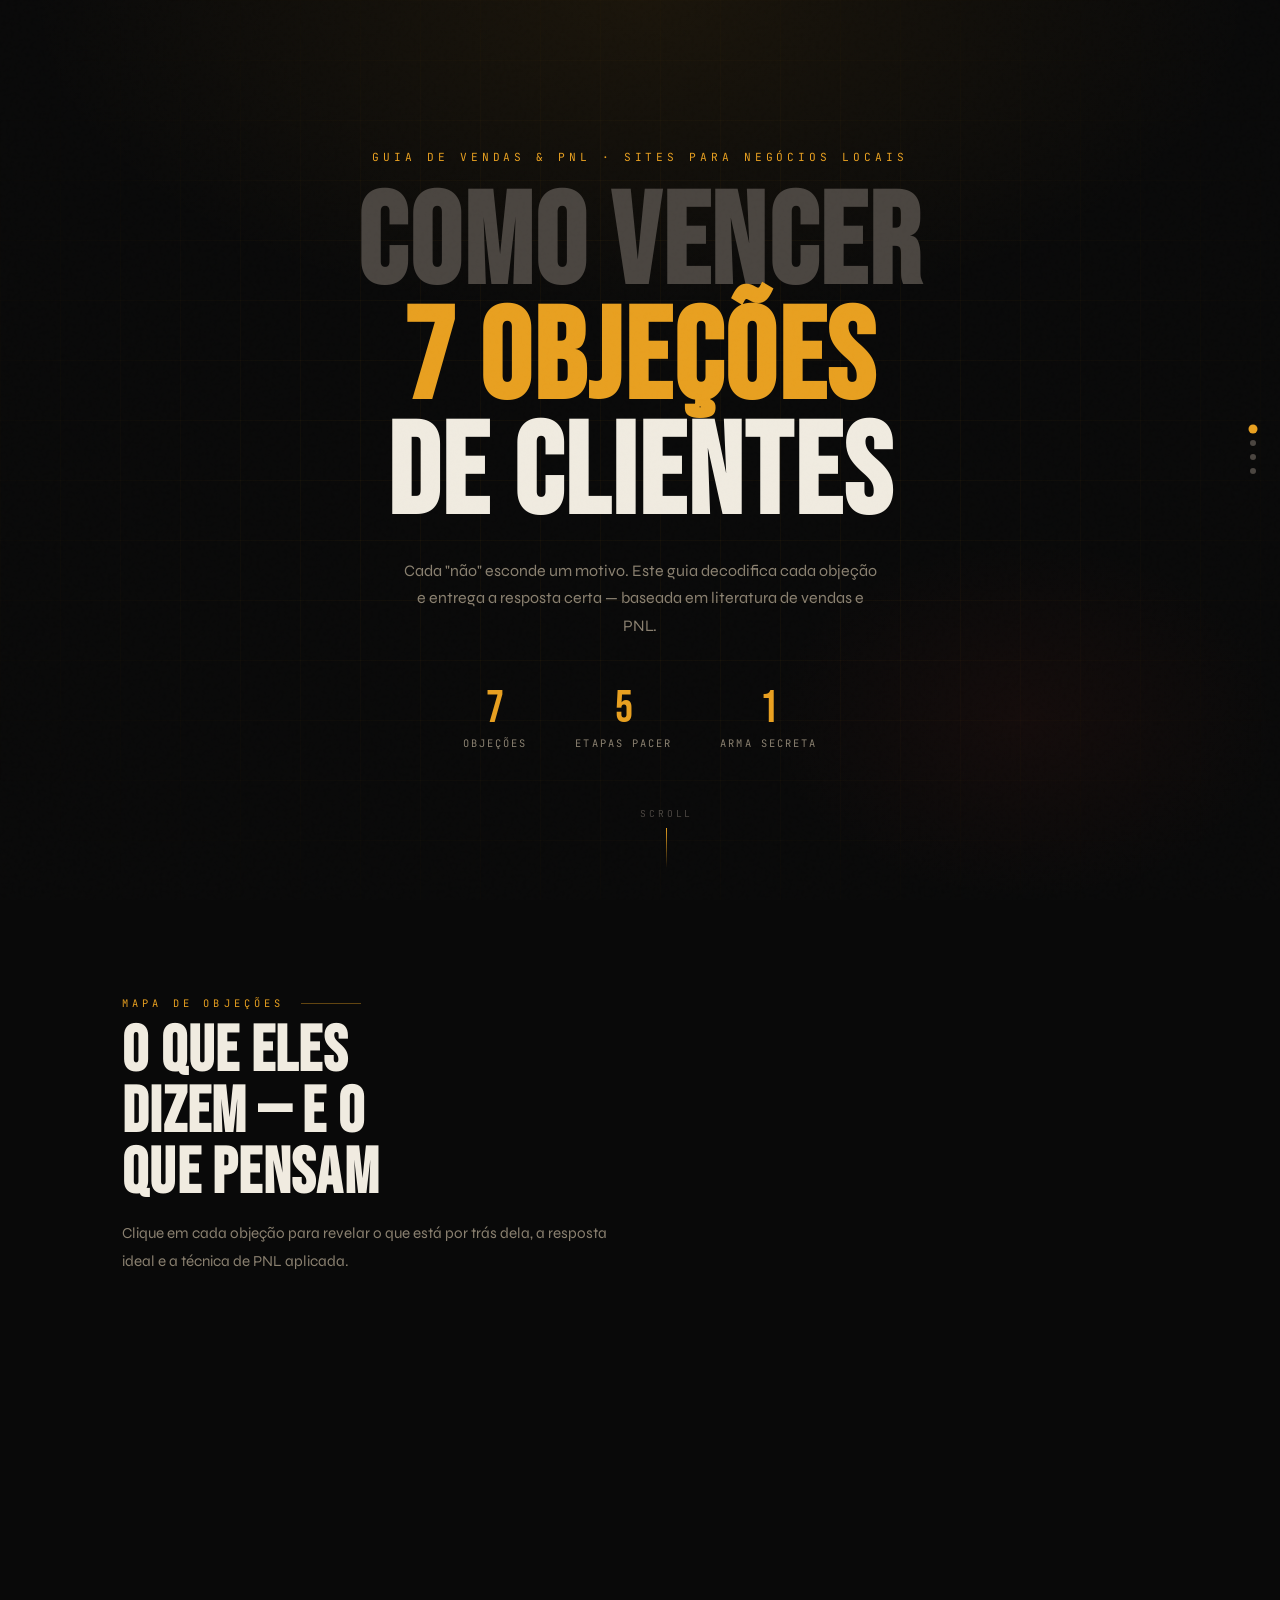
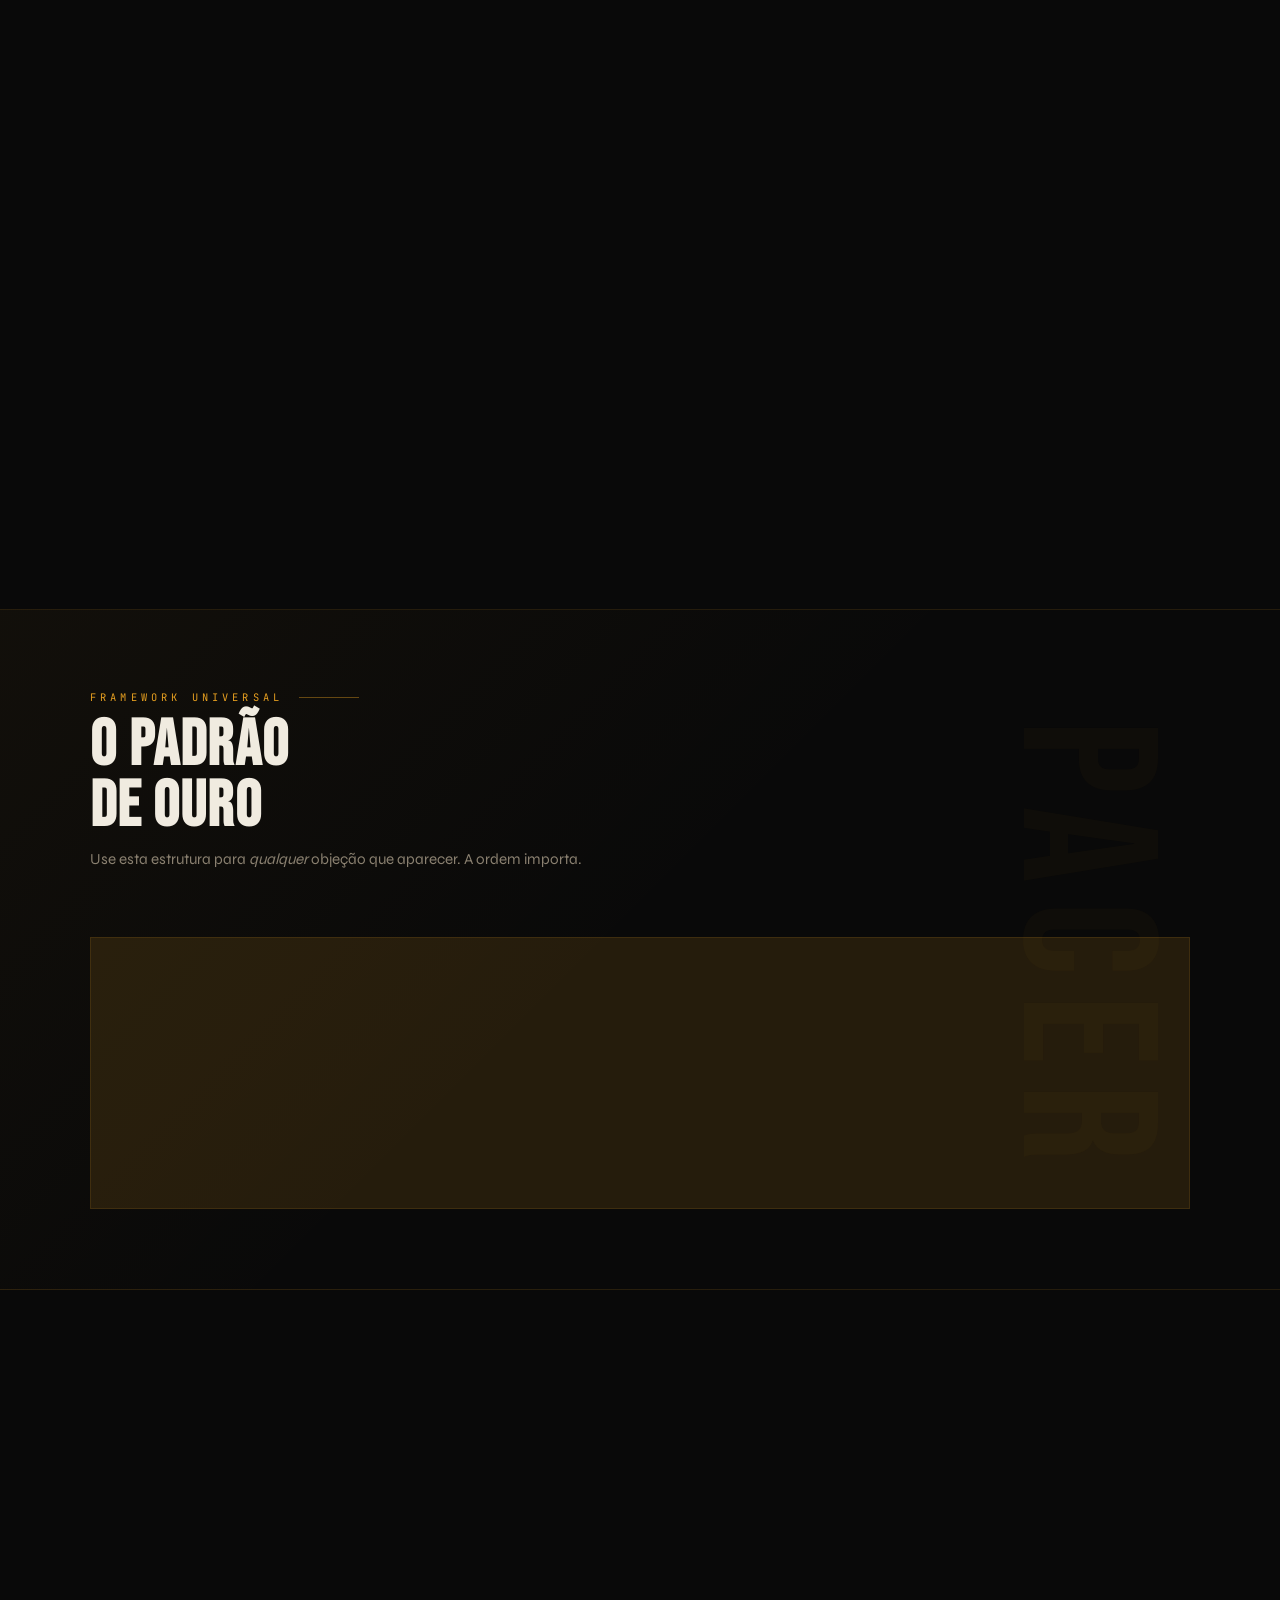
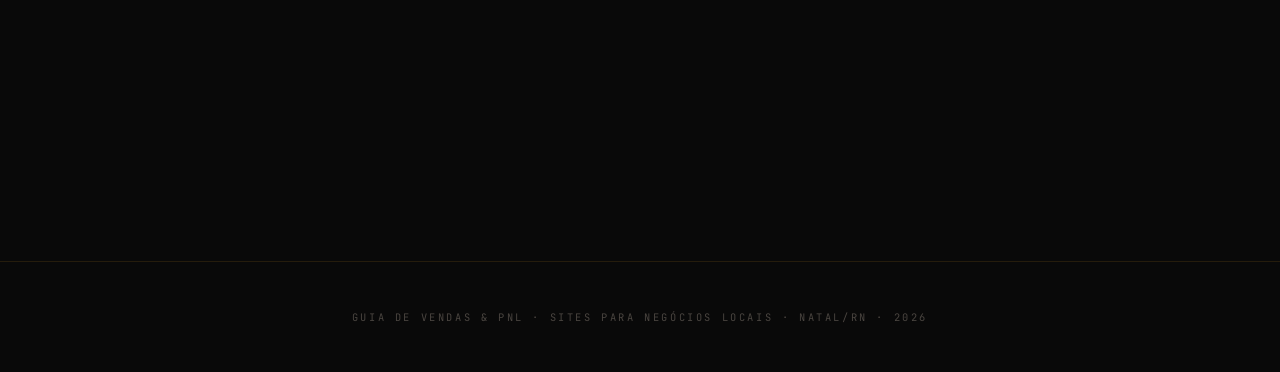
<file: infografico-objecoes-vendas.html>
<!DOCTYPE html>
<html lang="pt-BR">
<head>
<meta charset="UTF-8">
<meta name="viewport" content="width=device-width, initial-scale=1.0">
<title>Guia de Objeções — Vendas com PNL</title>
<link rel="preconnect" href="https://fonts.googleapis.com">
<link href="https://fonts.googleapis.com/css2?family=Bebas+Neue&family=Syne:wght@400;600;700;800&family=JetBrains+Mono:wght@400;500&display=swap" rel="stylesheet">
<style>
:root {
  --black: #090909;
  --surface: #111111;
  --card: #161616;
  --card-hover: #1d1d1d;
  --gold: #E8A020;
  --gold-light: #F5C842;
  --gold-dim: rgba(232,160,32,0.15);
  --red: #C0392B;
  --red-dim: rgba(192,57,43,0.12);
  --green: #27AE60;
  --text: #F0EBE0;
  --text-muted: #8a8070;
  --text-dim: #4a4540;
  --border: rgba(232,160,32,0.12);
  --border-bright: rgba(232,160,32,0.35);
  --ff-display: 'Bebas Neue', sans-serif;
  --ff-body: 'Syne', sans-serif;
  --ff-mono: 'JetBrains Mono', monospace;
}

*, *::before, *::after { box-sizing: border-box; margin: 0; padding: 0; }

html { scroll-behavior: smooth; }

body {
  font-family: var(--ff-body);
  background: var(--black);
  color: var(--text);
  overflow-x: hidden;
  cursor: default;
}

/* ── NOISE OVERLAY ── */
body::before {
  content: '';
  position: fixed;
  inset: 0;
  background-image: url("data:image/svg+xml,%3Csvg viewBox='0 0 256 256' xmlns='http://www.w3.org/2000/svg'%3E%3Cfilter id='noise'%3E%3CfeTurbulence type='fractalNoise' baseFrequency='0.9' numOctaves='4' stitchTiles='stitch'/%3E%3C/filter%3E%3Crect width='100%25' height='100%25' filter='url(%23noise)' opacity='0.04'/%3E%3C/svg%3E");
  pointer-events: none;
  z-index: 9999;
  opacity: 0.4;
}

/* ── HERO ── */
.hero {
  min-height: 100vh;
  display: flex;
  flex-direction: column;
  align-items: center;
  justify-content: center;
  text-align: center;
  padding: 4rem 2rem;
  position: relative;
  overflow: hidden;
}

.hero-bg {
  position: absolute;
  inset: 0;
  background:
    radial-gradient(ellipse 80% 60% at 50% 0%, rgba(232,160,32,0.08) 0%, transparent 60%),
    radial-gradient(ellipse 40% 40% at 80% 80%, rgba(192,57,43,0.06) 0%, transparent 50%);
}

.hero-grid {
  position: absolute;
  inset: 0;
  background-image:
    linear-gradient(rgba(232,160,32,0.04) 1px, transparent 1px),
    linear-gradient(90deg, rgba(232,160,32,0.04) 1px, transparent 1px);
  background-size: 60px 60px;
  mask-image: radial-gradient(ellipse 80% 80% at 50% 50%, black 30%, transparent 80%);
}

.hero-eyebrow {
  font-family: var(--ff-mono);
  font-size: 0.7rem;
  letter-spacing: 0.35em;
  color: var(--gold);
  text-transform: uppercase;
  margin-bottom: 1.5rem;
  opacity: 0;
  animation: fadeUp 0.8s 0.2s forwards;
}

.hero h1 {
  font-family: var(--ff-display);
  font-size: clamp(3.5rem, 10vw, 9rem);
  line-height: 0.9;
  letter-spacing: 0.02em;
  margin-bottom: 1.5rem;
  opacity: 0;
  animation: fadeUp 0.8s 0.4s forwards;
}

.hero h1 .line-gold { color: var(--gold); display: block; }
.hero h1 .line-white { color: var(--text); display: block; }
.hero h1 .line-dim { color: var(--text-dim); display: block; }

.hero-sub {
  font-size: 1rem;
  color: var(--text-muted);
  max-width: 480px;
  line-height: 1.7;
  margin-bottom: 3rem;
  opacity: 0;
  animation: fadeUp 0.8s 0.6s forwards;
}

.hero-stats {
  display: flex;
  gap: 3rem;
  opacity: 0;
  animation: fadeUp 0.8s 0.8s forwards;
}

.stat {
  text-align: center;
}
.stat-num {
  font-family: var(--ff-display);
  font-size: 2.8rem;
  color: var(--gold);
  line-height: 1;
}
.stat-label {
  font-family: var(--ff-mono);
  font-size: 0.65rem;
  letter-spacing: 0.2em;
  color: var(--text-muted);
  margin-top: 0.3rem;
  text-transform: uppercase;
}

.scroll-hint {
  position: absolute;
  bottom: 2rem;
  left: 50%;
  transform: translateX(-50%);
  opacity: 0;
  animation: fadeUp 0.8s 1.2s forwards;
  display: flex;
  flex-direction: column;
  align-items: center;
  gap: 0.5rem;
}
.scroll-hint span {
  font-family: var(--ff-mono);
  font-size: 0.6rem;
  letter-spacing: 0.3em;
  color: var(--text-dim);
  text-transform: uppercase;
}
.scroll-line {
  width: 1px;
  height: 40px;
  background: linear-gradient(to bottom, var(--gold), transparent);
  animation: scrollPulse 2s infinite;
}

/* ── SECTION BASE ── */
.section {
  padding: 6rem 2rem;
  max-width: 1100px;
  margin: 0 auto;
}

.section-label {
  font-family: var(--ff-mono);
  font-size: 0.65rem;
  letter-spacing: 0.4em;
  color: var(--gold);
  text-transform: uppercase;
  margin-bottom: 0.75rem;
  display: flex;
  align-items: center;
  gap: 1rem;
}
.section-label::after {
  content: '';
  flex: 1;
  max-width: 60px;
  height: 1px;
  background: var(--gold);
  opacity: 0.4;
}

.section-title {
  font-family: var(--ff-display);
  font-size: clamp(2.5rem, 5vw, 4.5rem);
  line-height: 0.95;
  margin-bottom: 1rem;
  letter-spacing: 0.02em;
}

.section-desc {
  color: var(--text-muted);
  font-size: 0.95rem;
  line-height: 1.8;
  max-width: 520px;
  margin-bottom: 4rem;
}

/* ── OBJECTION CARDS ── */
.objections-grid {
  display: grid;
  grid-template-columns: 1fr;
  gap: 1.5rem;
}

.obj-card {
  background: var(--card);
  border: 1px solid var(--border);
  border-radius: 2px;
  overflow: hidden;
  transition: border-color 0.3s, background 0.3s;
  position: relative;
  opacity: 0;
  transform: translateX(-30px);
  transition: opacity 0.5s, transform 0.5s, border-color 0.3s, background 0.3s;
}
.obj-card.visible {
  opacity: 1;
  transform: translateX(0);
}
.obj-card:hover {
  border-color: var(--border-bright);
  background: var(--card-hover);
}
.obj-card::before {
  content: '';
  position: absolute;
  left: 0; top: 0; bottom: 0;
  width: 3px;
  background: var(--gold);
  transform: scaleY(0);
  transform-origin: top;
  transition: transform 0.4s cubic-bezier(0.4, 0, 0.2, 1);
}
.obj-card:hover::before { transform: scaleY(1); }

.obj-header {
  padding: 1.5rem 2rem 1rem;
  display: flex;
  align-items: flex-start;
  gap: 1.5rem;
  cursor: pointer;
  user-select: none;
}

.obj-number {
  font-family: var(--ff-display);
  font-size: 3rem;
  line-height: 1;
  color: var(--text-dim);
  flex-shrink: 0;
  transition: color 0.3s;
  min-width: 3rem;
}
.obj-card:hover .obj-number { color: var(--gold); }

.obj-header-text { flex: 1; }

.obj-tag {
  font-family: var(--ff-mono);
  font-size: 0.6rem;
  letter-spacing: 0.25em;
  text-transform: uppercase;
  color: var(--red);
  margin-bottom: 0.4rem;
}

.obj-title {
  font-family: var(--ff-body);
  font-size: 1.1rem;
  font-weight: 800;
  color: var(--text);
  line-height: 1.3;
}

.obj-toggle {
  width: 28px;
  height: 28px;
  border: 1px solid var(--border);
  border-radius: 50%;
  display: flex;
  align-items: center;
  justify-content: center;
  flex-shrink: 0;
  transition: all 0.3s;
  margin-top: 0.2rem;
}
.obj-toggle svg {
  width: 14px;
  height: 14px;
  stroke: var(--text-muted);
  transition: transform 0.3s, stroke 0.3s;
}
.obj-card.open .obj-toggle {
  border-color: var(--gold);
  background: var(--gold-dim);
}
.obj-card.open .obj-toggle svg {
  transform: rotate(180deg);
  stroke: var(--gold);
}

.obj-body {
  max-height: 0;
  overflow: hidden;
  transition: max-height 0.5s cubic-bezier(0.4, 0, 0.2, 1);
}
.obj-card.open .obj-body { max-height: 600px; }

.obj-inner {
  padding: 0 2rem 2rem 6.5rem;
  display: grid;
  grid-template-columns: 1fr 1fr;
  gap: 1.5rem;
}

.obj-block {
  background: rgba(255,255,255,0.02);
  border: 1px solid rgba(255,255,255,0.04);
  border-radius: 2px;
  padding: 1.25rem;
}

.obj-block-label {
  font-family: var(--ff-mono);
  font-size: 0.58rem;
  letter-spacing: 0.3em;
  text-transform: uppercase;
  margin-bottom: 0.75rem;
  display: flex;
  align-items: center;
  gap: 0.5rem;
}
.obj-block-label.behind { color: var(--text-dim); }
.obj-block-label.response { color: var(--gold); }
.obj-block-label .dot {
  width: 5px; height: 5px;
  border-radius: 50%;
  flex-shrink: 0;
}
.behind .dot { background: var(--text-dim); }
.response .dot { background: var(--gold); }

.obj-block p {
  font-size: 0.88rem;
  line-height: 1.75;
  color: var(--text-muted);
}
.obj-block p strong { color: var(--text); font-weight: 600; }
.obj-block blockquote {
  font-style: italic;
  font-size: 0.875rem;
  line-height: 1.7;
  color: var(--text);
  border-left: 2px solid var(--gold);
  padding-left: 1rem;
}

.technique-badge {
  margin-top: 1rem;
  padding: 0.5rem 0.85rem;
  background: var(--gold-dim);
  border: 1px solid rgba(232,160,32,0.2);
  border-radius: 2px;
  font-family: var(--ff-mono);
  font-size: 0.62rem;
  letter-spacing: 0.15em;
  color: var(--gold-light);
  text-transform: uppercase;
  display: inline-block;
}

/* ── PACER SECTION ── */
.pacer-section {
  padding: 5rem 2rem;
  background: linear-gradient(135deg, rgba(232,160,32,0.04) 0%, transparent 50%);
  border-top: 1px solid var(--border);
  border-bottom: 1px solid var(--border);
  position: relative;
  overflow: hidden;
}
.pacer-section::before {
  content: 'PACER';
  position: absolute;
  right: -2rem;
  top: 50%;
  transform: translateY(-50%) rotate(90deg);
  font-family: var(--ff-display);
  font-size: 12rem;
  color: rgba(232,160,32,0.03);
  letter-spacing: 0.1em;
  pointer-events: none;
  white-space: nowrap;
}

.pacer-inner { max-width: 1100px; margin: 0 auto; }

.pacer-steps {
  display: grid;
  grid-template-columns: repeat(5, 1fr);
  gap: 1px;
  background: var(--border);
  border: 1px solid var(--border);
  margin-top: 3rem;
}

.pacer-step {
  background: var(--card);
  padding: 2rem 1.5rem;
  position: relative;
  transition: background 0.3s;
  opacity: 0;
  transform: translateY(20px);
  transition: opacity 0.5s, transform 0.5s, background 0.3s;
}
.pacer-step.visible { opacity: 1; transform: translateY(0); }
.pacer-step:hover { background: var(--card-hover); }

.pacer-letter {
  font-family: var(--ff-display);
  font-size: 4rem;
  color: var(--gold);
  line-height: 1;
  margin-bottom: 0.75rem;
  opacity: 0.9;
}
.pacer-word {
  font-family: var(--ff-body);
  font-weight: 800;
  font-size: 0.8rem;
  text-transform: uppercase;
  letter-spacing: 0.1em;
  color: var(--text);
  margin-bottom: 0.75rem;
}
.pacer-desc {
  font-size: 0.8rem;
  color: var(--text-muted);
  line-height: 1.6;
}
.pacer-step::after {
  content: attr(data-n);
  position: absolute;
  bottom: 1rem;
  right: 1.25rem;
  font-family: var(--ff-mono);
  font-size: 0.6rem;
  color: var(--text-dim);
  letter-spacing: 0.2em;
}

/* ── GOLD INSIGHT ── */
.insight-box {
  max-width: 1100px;
  margin: 0 auto;
  padding: 3rem 2rem;
}
.insight-inner {
  background: var(--card);
  border: 1px solid var(--border-bright);
  border-radius: 2px;
  padding: 3rem;
  position: relative;
  overflow: hidden;
  opacity: 0;
  transform: scale(0.97);
  transition: opacity 0.6s, transform 0.6s;
}
.insight-inner.visible { opacity: 1; transform: scale(1); }
.insight-inner::before {
  content: '';
  position: absolute;
  top: 0; left: 0; right: 0;
  height: 2px;
  background: linear-gradient(90deg, transparent, var(--gold), transparent);
}

.insight-icon {
  font-size: 2.5rem;
  margin-bottom: 1.25rem;
}
.insight-title {
  font-family: var(--ff-display);
  font-size: 2rem;
  color: var(--gold);
  margin-bottom: 1rem;
  letter-spacing: 0.05em;
}
.insight-text {
  font-size: 0.95rem;
  line-height: 1.85;
  color: var(--text-muted);
  max-width: 700px;
}
.insight-text strong { color: var(--gold-light); font-weight: 600; }

/* ── FOOTER ── */
footer {
  text-align: center;
  padding: 3rem 2rem;
  border-top: 1px solid var(--border);
}
footer p {
  font-family: var(--ff-mono);
  font-size: 0.65rem;
  letter-spacing: 0.25em;
  color: var(--text-dim);
  text-transform: uppercase;
}

/* ── ANIMATIONS ── */
@keyframes fadeUp {
  from { opacity: 0; transform: translateY(20px); }
  to { opacity: 1; transform: translateY(0); }
}
@keyframes scrollPulse {
  0%, 100% { opacity: 0.4; transform: scaleY(1); }
  50% { opacity: 1; transform: scaleY(1.2); }
}

/* ── RESPONSIVE ── */
@media (max-width: 768px) {
  .obj-inner {
    grid-template-columns: 1fr;
    padding: 0 1.5rem 1.5rem 1.5rem;
  }
  .obj-header { gap: 1rem; padding: 1.25rem 1.5rem 0.75rem; }
  .obj-number { font-size: 2rem; min-width: 2rem; }
  .pacer-steps { grid-template-columns: 1fr 1fr; }
  .pacer-steps .pacer-step:last-child { grid-column: span 2; }
  .hero-stats { gap: 2rem; }
  .stat-num { font-size: 2rem; }
  .insight-inner { padding: 2rem; }
}

/* ── PROGRESS BAR ── */
.progress-bar {
  position: fixed;
  top: 0; left: 0;
  height: 2px;
  background: linear-gradient(90deg, var(--gold), var(--gold-light));
  width: 0%;
  z-index: 10000;
  transition: width 0.1s;
}

/* ── TOC NAV ── */
.toc {
  position: fixed;
  right: 1.5rem;
  top: 50%;
  transform: translateY(-50%);
  display: flex;
  flex-direction: column;
  gap: 0.5rem;
  z-index: 100;
}
.toc-dot {
  width: 6px; height: 6px;
  border-radius: 50%;
  background: var(--text-dim);
  transition: all 0.3s;
  cursor: pointer;
  position: relative;
}
.toc-dot:hover,
.toc-dot.active { background: var(--gold); transform: scale(1.5); }
.toc-dot::before {
  content: attr(data-label);
  position: absolute;
  right: 14px;
  top: 50%;
  transform: translateY(-50%);
  font-family: var(--ff-mono);
  font-size: 0.55rem;
  letter-spacing: 0.15em;
  text-transform: uppercase;
  color: var(--gold);
  white-space: nowrap;
  opacity: 0;
  pointer-events: none;
  transition: opacity 0.2s;
}
.toc-dot:hover::before { opacity: 1; }

@media (max-width: 768px) { .toc { display: none; } }
</style>
</head>
<body>

<div class="progress-bar" id="progress"></div>

<nav class="toc" id="toc">
  <div class="toc-dot active" data-label="Início" onclick="scrollTo('#hero')"></div>
  <div class="toc-dot" data-label="Objeções" onclick="scrollTo('#objections')"></div>
  <div class="toc-dot" data-label="PACER" onclick="scrollTo('#pacer')"></div>
  <div class="toc-dot" data-label="Arma Secreta" onclick="scrollTo('#insight')"></div>
</nav>

<!-- HERO -->
<section class="hero" id="hero">
  <div class="hero-bg"></div>
  <div class="hero-grid"></div>
  <div class="hero-eyebrow">Guia de Vendas &amp; PNL · Sites para Negócios Locais</div>
  <h1>
    <span class="line-dim">Como Vencer</span>
    <span class="line-gold">7 Objeções</span>
    <span class="line-white">de Clientes</span>
  </h1>
  <p class="hero-sub">Cada "não" esconde um motivo. Este guia decodifica cada objeção e entrega a resposta certa — baseada em literatura de vendas e PNL.</p>
  <div class="hero-stats">
    <div class="stat">
      <div class="stat-num">7</div>
      <div class="stat-label">Objeções</div>
    </div>
    <div class="stat">
      <div class="stat-num">5</div>
      <div class="stat-label">Etapas PACER</div>
    </div>
    <div class="stat">
      <div class="stat-num">1</div>
      <div class="stat-label">Arma Secreta</div>
    </div>
  </div>
  <div class="scroll-hint">
    <span>Scroll</span>
    <div class="scroll-line"></div>
  </div>
</section>

<!-- OBJECTIONS -->
<div class="section" id="objections">
  <div class="section-label">Mapa de Objeções</div>
  <h2 class="section-title">O QUE ELES<br>DIZEM — E O<br>QUE PENSAM</h2>
  <p class="section-desc">Clique em cada objeção para revelar o que está por trás dela, a resposta ideal e a técnica de PNL aplicada.</p>

  <div class="objections-grid" id="objGrid">

    <!-- OBJ 1 -->
    <div class="obj-card" data-index="0">
      <div class="obj-header" onclick="toggleCard(this)">
        <div class="obj-number">01</div>
        <div class="obj-header-text">
          <div class="obj-tag">Objeção de Preço</div>
          <div class="obj-title">"Tá caro" / "Não tenho orçamento"</div>
        </div>
        <div class="obj-toggle">
          <svg viewBox="0 0 24 24" fill="none" stroke-width="2" stroke-linecap="round">
            <polyline points="6 9 12 15 18 9"/>
          </svg>
        </div>
      </div>
      <div class="obj-body">
        <div class="obj-inner">
          <div class="obj-block">
            <div class="obj-block-label behind"><span class="dot"></span>Por trás da objeção</div>
            <p>Não veem o <strong>valor real</strong>, ou estão comparando com zero — o custo de não ter site. A âncora de referência está errada.</p>
          </div>
          <div class="obj-block">
            <div class="obj-block-label response"><span class="dot"></span>Como responder</div>
            <blockquote>"Entendo. Quantos clientes por semana buscam seu negócio no Google e não te encontram com informação completa? Se o site trouxer só 3 pedidos a mais por mês, em quanto tempo ele se paga?"</blockquote>
            <div class="technique-badge">⚡ Reframe custo → ROI · Pergunta socrática</div>
          </div>
        </div>
      </div>
    </div>

    <!-- OBJ 2 -->
    <div class="obj-card" data-index="1">
      <div class="obj-header" onclick="toggleCard(this)">
        <div class="obj-number">02</div>
        <div class="obj-header-text">
          <div class="obj-tag">Objeção de Necessidade</div>
          <div class="obj-title">"Já tenho Instagram, não preciso de site"</div>
        </div>
        <div class="obj-toggle">
          <svg viewBox="0 0 24 24" fill="none" stroke-width="2" stroke-linecap="round">
            <polyline points="6 9 12 15 18 9"/>
          </svg>
        </div>
      </div>
      <div class="obj-body">
        <div class="obj-inner">
          <div class="obj-block">
            <div class="obj-block-label behind"><span class="dot"></span>Por trás da objeção</div>
            <p>Não percebem a <strong>diferença funcional</strong>. Instagram e site resolvem problemas distintos em momentos distintos da jornada do consumidor.</p>
          </div>
          <div class="obj-block">
            <div class="obj-block-label response"><span class="dot"></span>Como responder</div>
            <blockquote>"O Instagram é perfeito para relacionamento — você já faz isso muito bem com 35k seguidores. O site resolve outro problema: quando alguém digita 'hamburgueria Natal' no Google, o Instagram não aparece."</blockquote>
            <div class="technique-badge">⚡ Complementaridade · Nunca desvalorize o que o cliente já tem</div>
          </div>
        </div>
      </div>
    </div>

    <!-- OBJ 3 -->
    <div class="obj-card" data-index="2">
      <div class="obj-header" onclick="toggleCard(this)">
        <div class="obj-number">03</div>
        <div class="obj-header-text">
          <div class="obj-tag">Objeção de Risco</div>
          <div class="obj-title">"Não sei se vai funcionar"</div>
        </div>
        <div class="obj-toggle">
          <svg viewBox="0 0 24 24" fill="none" stroke-width="2" stroke-linecap="round">
            <polyline points="6 9 12 15 18 9"/>
          </svg>
        </div>
      </div>
      <div class="obj-body">
        <div class="obj-inner">
          <div class="obj-block">
            <div class="obj-block-label behind"><span class="dot"></span>Por trás da objeção</div>
            <p>Medo de perder dinheiro. Pode haver experiência ruim anterior ou simples <strong>desconfiança em promessas abstratas</strong> sem entrega concreta.</p>
          </div>
          <div class="obj-block">
            <div class="obj-block-label response"><span class="dot"></span>Como responder</div>
            <blockquote>"Por isso eu já montei o PRD completo com seu cardápio real, sua logo, seus depoimentos do Google. Você já pode ver exatamente o que será entregue antes de confirmar. Não é promessa — é algo concreto na sua mão."</blockquote>
            <div class="technique-badge">⚡ Prova antes da venda · Princípio da Reciprocidade (Cialdini)</div>
          </div>
        </div>
      </div>
    </div>

    <!-- OBJ 4 -->
    <div class="obj-card" data-index="3">
      <div class="obj-header" onclick="toggleCard(this)">
        <div class="obj-number">04</div>
        <div class="obj-header-text">
          <div class="obj-tag">Objeção de Procrastinação</div>
          <div class="obj-title">"Deixa eu pensar" / "Vou ver com meu sócio"</div>
        </div>
        <div class="obj-toggle">
          <svg viewBox="0 0 24 24" fill="none" stroke-width="2" stroke-linecap="round">
            <polyline points="6 9 12 15 18 9"/>
          </svg>
        </div>
      </div>
      <div class="obj-body">
        <div class="obj-inner">
          <div class="obj-block">
            <div class="obj-block-label behind"><span class="dot"></span>Por trás da objeção</div>
            <p>Não é recusa — é <strong>falta de urgência</strong> ou de clareza sobre o próximo passo. O cliente está confortável no status quo.</p>
          </div>
          <div class="obj-block">
            <div class="obj-block-label response"><span class="dot"></span>Como responder</div>
            <blockquote>"Claro. Só quero deixar claro: o PRD está pronto, o site pode ficar no ar em X dias. Enquanto esperamos, quantas pessoas estão buscando hambúrguer em Natal e encontrando outra hamburgueria?"</blockquote>
            <div class="technique-badge">⚡ Âncora temporal negativa (PNL) · FOMO sem pressão explícita</div>
          </div>
        </div>
      </div>
    </div>

    <!-- OBJ 5 -->
    <div class="obj-card" data-index="4">
      <div class="obj-header" onclick="toggleCard(this)">
        <div class="obj-number">05</div>
        <div class="obj-header-text">
          <div class="obj-tag">Objeção de Competição</div>
          <div class="obj-title">"Outro cara faz mais barato"</div>
        </div>
        <div class="obj-toggle">
          <svg viewBox="0 0 24 24" fill="none" stroke-width="2" stroke-linecap="round">
            <polyline points="6 9 12 15 18 9"/>
          </svg>
        </div>
      </div>
      <div class="obj-body">
        <div class="obj-inner">
          <div class="obj-block">
            <div class="obj-block-label behind"><span class="dot"></span>Por trás da objeção</div>
            <p>Comparação por preço porque <strong>não percebe diferença de valor</strong>. O cliente ainda não viu o que te diferencia concretamente do template genérico.</p>
          </div>
          <div class="obj-block">
            <div class="obj-block-label response"><span class="dot"></span>Como responder</div>
            <blockquote>"Provavelmente faz mesmo. A questão: o outro já chegou com seu cardápio real mapeado, sua logo analisada, seus reviews selecionados? Ou vai entregar um template com 'Lorem Ipsum' trocado pelo seu nome?"</blockquote>
            <div class="technique-badge">⚡ Venda por contraste · Nunca ataque o concorrente diretamente</div>
          </div>
        </div>
      </div>
    </div>

    <!-- OBJ 6 -->
    <div class="obj-card" data-index="5">
      <div class="obj-header" onclick="toggleCard(this)">
        <div class="obj-number">06</div>
        <div class="obj-header-text">
          <div class="obj-tag">Objeção de Esforço</div>
          <div class="obj-title">"Não tenho tempo para cuidar disso"</div>
        </div>
        <div class="obj-toggle">
          <svg viewBox="0 0 24 24" fill="none" stroke-width="2" stroke-linecap="round">
            <polyline points="6 9 12 15 18 9"/>
          </svg>
        </div>
      </div>
      <div class="obj-body">
        <div class="obj-inner">
          <div class="obj-block">
            <div class="obj-block-label behind"><span class="dot"></span>Por trás da objeção</div>
            <p>Creem que terão <strong>trabalho ou responsabilidade</strong> após contratar. O cliente já está sobrecarregado e não quer mais uma coisa na lista.</p>
          </div>
          <div class="obj-block">
            <div class="obj-block-label response"><span class="dot"></span>Como responder</div>
            <blockquote>"Justamente por isso o site é entregue pronto. O único momento que preciso de você são 20 minutos para confirmar os preços do cardápio. O resto está feito. Literalmente."</blockquote>
            <div class="technique-badge">⚡ Pace &amp; Lead (PNL) · Eliminação da objeção por demonstração</div>
          </div>
        </div>
      </div>
    </div>

    <!-- OBJ 7 -->
    <div class="obj-card" data-index="6">
      <div class="obj-header" onclick="toggleCard(this)">
        <div class="obj-number">07</div>
        <div class="obj-header-text">
          <div class="obj-tag">Objeção de Conforto</div>
          <div class="obj-title">"Meu negócio funciona bem sem site"</div>
        </div>
        <div class="obj-toggle">
          <svg viewBox="0 0 24 24" fill="none" stroke-width="2" stroke-linecap="round">
            <polyline points="6 9 12 15 18 9"/>
          </svg>
        </div>
      </div>
      <div class="obj-body">
        <div class="obj-inner">
          <div class="obj-block">
            <div class="obj-block-label behind"><span class="dot"></span>Por trás da objeção</div>
            <p><strong>Zona de conforto.</strong> Sucesso atual cria cegueira para oportunidades. "Se não está quebrado, não precisa consertar."</p>
          </div>
          <div class="obj-block">
            <div class="obj-block-label response"><span class="dot"></span>Como responder</div>
            <blockquote>"Ótimo. Mas o Sushi Home do lado de vocês na Candelária também não funcionava bem. Imagina se ele lançar o site antes de você. Quem aparece primeiro no Google quando buscam 'hambúrguer Candelária'?"</blockquote>
            <div class="technique-badge">⚡ Ancoragem competitiva local · FOMO de território (PNL)</div>
          </div>
        </div>
      </div>
    </div>

  </div>
</div>

<!-- PACER -->
<section class="pacer-section" id="pacer">
  <div class="pacer-inner">
    <div class="section-label">Framework Universal</div>
    <h2 class="section-title" style="margin-bottom:0.5rem;">O PADRÃO<br>DE OURO</h2>
    <p class="section-desc">Use esta estrutura para <em>qualquer</em> objeção que aparecer. A ordem importa.</p>

    <div class="pacer-steps">
      <div class="pacer-step" data-n="01/05">
        <div class="pacer-letter">P</div>
        <div class="pacer-word">Pause</div>
        <div class="pacer-desc">Nunca responda imediatamente. Deixe a objeção respirar 2 segundos. O silêncio demonstra confiança.</div>
      </div>
      <div class="pacer-step" data-n="02/05">
        <div class="pacer-letter">A</div>
        <div class="pacer-word">Acknowledge</div>
        <div class="pacer-desc">Valide sem concordar: <em>"Faz sentido pensar assim"</em> / <em>"É uma preocupação legítima"</em>. Baixa a guarda do cliente.</div>
      </div>
      <div class="pacer-step" data-n="03/05">
        <div class="pacer-letter">C</div>
        <div class="pacer-word">Clarify</div>
        <div class="pacer-desc">Entenda o real motivo: <em>"Quando você diz caro, está comparando com o quê?"</em> A objeção dita raramente é a real.</div>
      </div>
      <div class="pacer-step" data-n="04/05">
        <div class="pacer-letter">E</div>
        <div class="pacer-word">Evidence</div>
        <div class="pacer-desc">Apresente o contra-argumento com <strong>prova concreta</strong>. O PRD já é a sua prova — use-o.</div>
      </div>
      <div class="pacer-step" data-n="05/05">
        <div class="pacer-letter">R</div>
        <div class="pacer-word">Redirect</div>
        <div class="pacer-desc">Devolva com uma pergunta que faz o cliente <strong>chegar à conclusão sozinho</strong>. Quem convence é o cliente, não você.</div>
      </div>
    </div>
  </div>
</section>

<!-- INSIGHT FINAL -->
<div class="insight-box" id="insight">
  <div class="insight-inner">
    <div class="insight-icon">🎯</div>
    <div class="insight-title">A ARMA SECRETA</div>
    <p class="insight-text">
      O PRD que você gerou não é só um documento técnico —
      <strong>ele é o principal argumento de venda.</strong><br><br>
      Quando você entrega ao dono do Gourmet Burguer um documento com o cardápio
      dele completo, a logo analisada, os depoimentos reais dos clientes e o wireframe
      do site já estruturado, você elimina as objeções <strong>3, 5 e 6 antes mesmo
      de a reunião começar.</strong><br><br>
      Isso é o que em vendas se chama de <strong>"give before you ask"</strong> —
      e é provavelmente a técnica mais eficaz para serviços digitais para
      pequenos negócios. Você ativa o princípio da <strong>reciprocidade de Cialdini</strong>:
      o cliente já recebeu algo de valor, e inconscientemente sente que deve dar
      algo em troca.
    </p>
  </div>
</div>

<footer>
  <p>Guia de Vendas &amp; PNL · Sites para Negócios Locais · Natal/RN · 2026</p>
</footer>

<script>
// ── Progress bar
const progress = document.getElementById('progress');
window.addEventListener('scroll', () => {
  const pct = (window.scrollY / (document.body.scrollHeight - window.innerHeight)) * 100;
  progress.style.width = pct + '%';
});

// ── Accordion
function toggleCard(header) {
  const card = header.closest('.obj-card');
  const isOpen = card.classList.contains('open');
  document.querySelectorAll('.obj-card.open').forEach(c => c.classList.remove('open'));
  if (!isOpen) card.classList.add('open');
}

// ── Intersection Observer for animations
const observer = new IntersectionObserver((entries) => {
  entries.forEach(entry => {
    if (entry.isIntersecting) {
      entry.target.classList.add('visible');
      observer.unobserve(entry.target);
    }
  });
}, { threshold: 0.1 });

// Stagger obj cards
document.querySelectorAll('.obj-card').forEach((card, i) => {
  card.style.transitionDelay = `${i * 0.07}s`;
  observer.observe(card);
});

document.querySelectorAll('.pacer-step').forEach((step, i) => {
  step.style.transitionDelay = `${i * 0.1}s`;
  observer.observe(step);
});

document.querySelectorAll('.insight-inner').forEach(el => observer.observe(el));

// ── TOC active state
const sections = ['hero','objections','pacer','insight'];
const dots = document.querySelectorAll('.toc-dot');

function updateToc() {
  const scrollPos = window.scrollY + window.innerHeight / 2;
  sections.forEach((id, i) => {
    const el = document.getElementById(id);
    if (!el) return;
    if (scrollPos >= el.offsetTop) {
      dots.forEach(d => d.classList.remove('active'));
      dots[i]?.classList.add('active');
    }
  });
}

function scrollTo(hash) {
  const el = document.querySelector(hash);
  if (el) el.scrollIntoView({ behavior: 'smooth' });
}

window.addEventListener('scroll', updateToc);

// ── Auto-open first card after delay
setTimeout(() => {
  const first = document.querySelector('.obj-card');
  if (first) first.querySelector('.obj-header').click();
}, 1200);
</script>
</body>
</html>
</file>
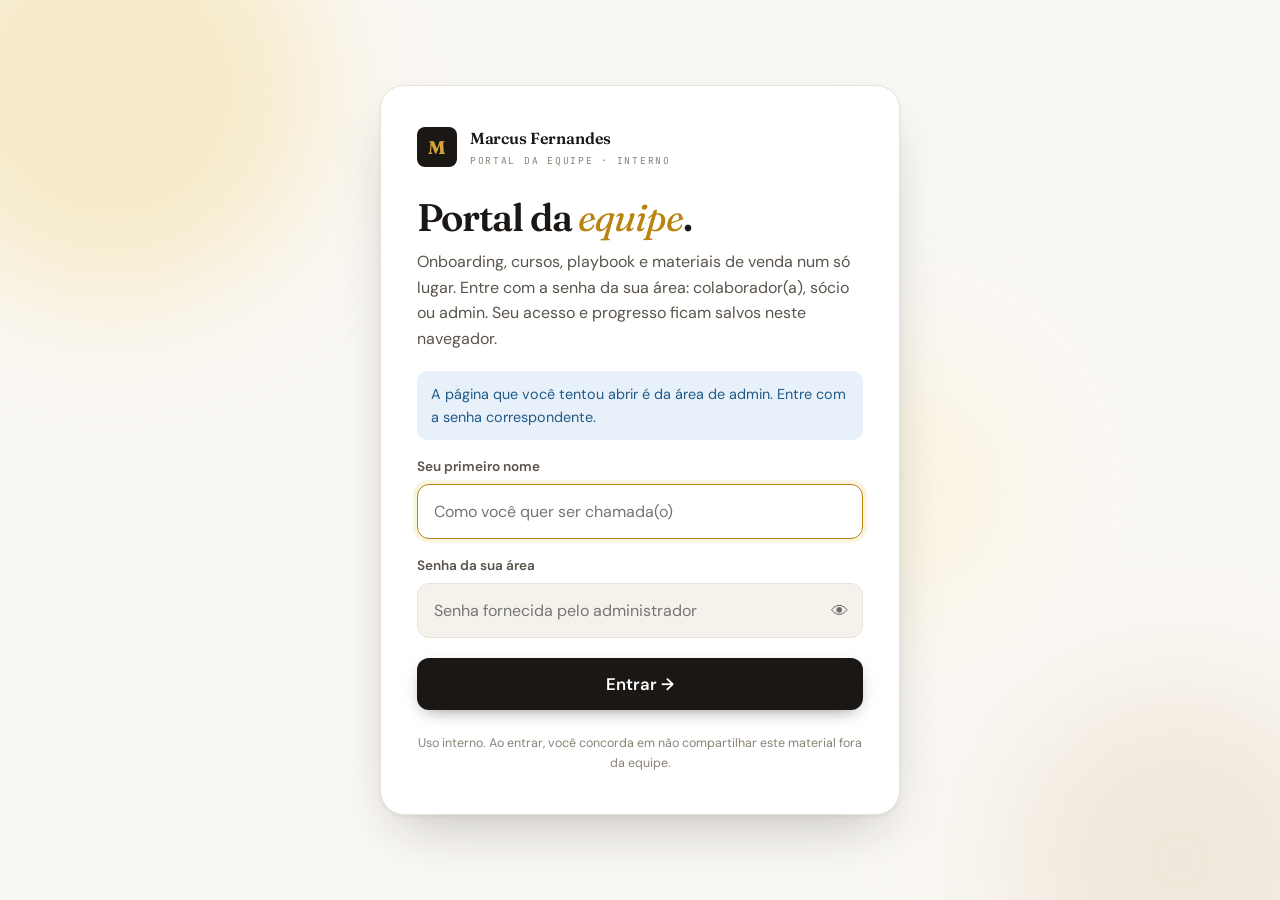
<file: admin/manual-operacional.html>
<!DOCTYPE html>
<html lang="pt-BR">
<head>
<meta charset="UTF-8">
<meta name="viewport" content="width=device-width, initial-scale=1.0">
<title>Manual Operacional — Modelo de Negócio &amp; Atendimento</title>
<link rel="preconnect" href="https://fonts.googleapis.com">
<link href="https://fonts.googleapis.com/css2?family=Fraunces:opsz,wght@9..144,400;9..144,500;9..144,600;9..144,700&family=DM+Sans:wght@400;500;600;700&family=JetBrains+Mono:wght@400;500&display=swap" rel="stylesheet">
<style>
:root {
  --bg: #FAF8F4;
  --surface: #FFFFFF;
  --surface-2: #F5F2EC;
  --border: #E8E3D8;
  --border-strong: #D4CEC0;
  --text: #1A1715;
  --text-2: #5A544A;
  --text-3: #8A8275;
  --gold: #B8830F;
  --gold-light: #D4A53A;
  --gold-bg: #FBF4E0;
  --red: #B83A2C;
  --red-bg: #FCEEE9;
  --green: #1F7A4D;
  --green-bg: #E8F4ED;
  --blue: #1F5A8A;
  --blue-bg: #E8F0F9;
  --ff-display: 'Fraunces', serif;
  --ff-body: 'DM Sans', sans-serif;
  --ff-mono: 'JetBrains Mono', monospace;
  --sidebar-w: 280px;
}

*, *::before, *::after { box-sizing: border-box; margin: 0; padding: 0; }

html { scroll-behavior: smooth; }

body {
  font-family: var(--ff-body);
  background: var(--bg);
  color: var(--text);
  line-height: 1.6;
  font-size: 15px;
}

/* ━━━ LAYOUT ━━━ */
.app {
  display: grid;
  grid-template-columns: var(--sidebar-w) 1fr;
  min-height: 100vh;
}

/* ━━━ SIDEBAR ━━━ */
.sidebar {
  position: sticky;
  top: 0;
  height: 100vh;
  background: var(--surface);
  border-right: 1px solid var(--border);
  padding: 2rem 1.5rem;
  overflow-y: auto;
}

.brand {
  display: flex;
  align-items: center;
  gap: 0.65rem;
  margin-bottom: 2rem;
  padding-bottom: 1.5rem;
  border-bottom: 1px solid var(--border);
}
.brand-mark {
  width: 36px; height: 36px;
  background: var(--text);
  color: var(--gold-light);
  border-radius: 4px;
  display: flex;
  align-items: center;
  justify-content: center;
  font-family: var(--ff-display);
  font-weight: 700;
  font-size: 1.05rem;
  letter-spacing: -0.02em;
}
.brand-info { flex: 1; }
.brand-name {
  font-family: var(--ff-display);
  font-weight: 600;
  font-size: 0.95rem;
  letter-spacing: -0.015em;
  color: var(--text);
}
.brand-meta {
  font-family: var(--ff-mono);
  font-size: 0.6rem;
  letter-spacing: 0.15em;
  color: var(--text-3);
  text-transform: uppercase;
  margin-top: 2px;
}

.search-box {
  margin-bottom: 1.5rem;
  position: relative;
}
.search-box input {
  width: 100%;
  padding: 0.55rem 0.85rem 0.55rem 2rem;
  background: var(--surface-2);
  border: 1px solid var(--border);
  border-radius: 6px;
  font-family: var(--ff-body);
  font-size: 0.82rem;
  color: var(--text);
  outline: none;
  transition: border 0.2s;
}
.search-box input:focus {
  border-color: var(--gold);
  background: var(--surface);
}
.search-box::before {
  content: '🔍';
  position: absolute;
  left: 0.7rem;
  top: 50%;
  transform: translateY(-50%);
  font-size: 0.7rem;
  opacity: 0.5;
}

.toc-section {
  margin-bottom: 1.5rem;
}
.toc-label {
  font-family: var(--ff-mono);
  font-size: 0.58rem;
  letter-spacing: 0.2em;
  color: var(--text-3);
  text-transform: uppercase;
  margin-bottom: 0.6rem;
  padding: 0 0.5rem;
}

.toc-item {
  display: flex;
  align-items: center;
  gap: 0.6rem;
  padding: 0.45rem 0.65rem;
  border-radius: 4px;
  font-size: 0.83rem;
  color: var(--text-2);
  text-decoration: none;
  transition: all 0.15s;
  cursor: pointer;
  margin-bottom: 1px;
}
.toc-item:hover {
  background: var(--surface-2);
  color: var(--text);
}
.toc-item.active {
  background: var(--gold-bg);
  color: var(--gold);
  font-weight: 500;
}
.toc-num {
  font-family: var(--ff-mono);
  font-size: 0.65rem;
  color: var(--text-3);
  min-width: 1.2rem;
}
.toc-item.active .toc-num { color: var(--gold); }

/* ━━━ MAIN ━━━ */
.main {
  padding: 0;
  max-width: 100%;
  overflow-x: hidden;
}

.content {
  max-width: 820px;
  margin: 0 auto;
  padding: 4rem 3rem 6rem;
}

/* ━━━ HEADER ━━━ */
.doc-header {
  border-bottom: 1px solid var(--border);
  padding-bottom: 2.5rem;
  margin-bottom: 3rem;
}
.doc-eyebrow {
  font-family: var(--ff-mono);
  font-size: 0.62rem;
  letter-spacing: 0.3em;
  color: var(--gold);
  text-transform: uppercase;
  margin-bottom: 1rem;
}
.doc-title {
  font-family: var(--ff-display);
  font-weight: 600;
  font-size: clamp(2.2rem, 4vw, 3.2rem);
  line-height: 1.05;
  letter-spacing: -0.03em;
  margin-bottom: 1rem;
}
.doc-title em {
  font-style: italic;
  color: var(--gold);
  font-weight: 400;
}
.doc-sub {
  font-size: 1.05rem;
  color: var(--text-2);
  max-width: 580px;
  line-height: 1.65;
}

.doc-meta {
  display: flex;
  gap: 2rem;
  margin-top: 2rem;
  font-family: var(--ff-mono);
  font-size: 0.7rem;
  color: var(--text-3);
}
.doc-meta span strong { color: var(--text); font-weight: 500; }

/* ━━━ SECTION ━━━ */
.section {
  margin-bottom: 4rem;
  scroll-margin-top: 2rem;
}

.section-tag {
  display: inline-flex;
  align-items: center;
  gap: 0.5rem;
  padding: 0.25rem 0.65rem;
  background: var(--gold-bg);
  color: var(--gold);
  border-radius: 100px;
  font-family: var(--ff-mono);
  font-size: 0.6rem;
  letter-spacing: 0.15em;
  text-transform: uppercase;
  font-weight: 500;
  margin-bottom: 0.85rem;
}
.section-tag-num {
  font-weight: 600;
}

.section h2 {
  font-family: var(--ff-display);
  font-weight: 600;
  font-size: 2rem;
  letter-spacing: -0.025em;
  line-height: 1.15;
  margin-bottom: 0.75rem;
}
.section h2 em {
  font-style: italic;
  font-weight: 400;
  color: var(--text-2);
}
.section-lead {
  font-size: 1.05rem;
  color: var(--text-2);
  margin-bottom: 2rem;
  line-height: 1.6;
}

.section h3 {
  font-family: var(--ff-display);
  font-weight: 600;
  font-size: 1.25rem;
  letter-spacing: -0.015em;
  margin-top: 2.5rem;
  margin-bottom: 1rem;
  color: var(--text);
}
.section h4 {
  font-family: var(--ff-body);
  font-weight: 600;
  font-size: 0.9rem;
  text-transform: uppercase;
  letter-spacing: 0.05em;
  margin-top: 1.75rem;
  margin-bottom: 0.75rem;
  color: var(--text);
}

.section p {
  margin-bottom: 1rem;
  color: var(--text-2);
}
.section p strong { color: var(--text); font-weight: 600; }

.section ul, .section ol {
  margin-left: 1.25rem;
  margin-bottom: 1rem;
  color: var(--text-2);
}
.section li { margin-bottom: 0.5rem; }
.section li strong { color: var(--text); font-weight: 600; }

/* ━━━ CALLOUTS ━━━ */
.callout {
  padding: 1.25rem 1.5rem;
  border-left: 3px solid;
  border-radius: 0 4px 4px 0;
  margin: 1.5rem 0;
  background: var(--surface-2);
}
.callout-title {
  font-weight: 600;
  font-size: 0.85rem;
  margin-bottom: 0.4rem;
  display: flex;
  align-items: center;
  gap: 0.5rem;
}
.callout-body { font-size: 0.9rem; color: var(--text-2); line-height: 1.6; }
.callout.gold { border-color: var(--gold); background: var(--gold-bg); }
.callout.gold .callout-title { color: var(--gold); }
.callout.red { border-color: var(--red); background: var(--red-bg); }
.callout.red .callout-title { color: var(--red); }
.callout.green { border-color: var(--green); background: var(--green-bg); }
.callout.green .callout-title { color: var(--green); }
.callout.blue { border-color: var(--blue); background: var(--blue-bg); }
.callout.blue .callout-title { color: var(--blue); }

/* ━━━ TABLES ━━━ */
.table-wrap {
  margin: 1.5rem 0;
  border: 1px solid var(--border);
  border-radius: 6px;
  overflow: hidden;
  background: var(--surface);
}
table {
  width: 100%;
  border-collapse: collapse;
  font-size: 0.88rem;
}
thead { background: var(--surface-2); }
th {
  text-align: left;
  padding: 0.85rem 1rem;
  font-family: var(--ff-mono);
  font-size: 0.65rem;
  letter-spacing: 0.15em;
  text-transform: uppercase;
  color: var(--text-2);
  font-weight: 500;
  border-bottom: 1px solid var(--border);
}
td {
  padding: 0.85rem 1rem;
  border-bottom: 1px solid var(--border);
  color: var(--text-2);
  vertical-align: top;
}
tbody tr:last-child td { border-bottom: none; }
tbody tr:hover { background: var(--surface-2); }
td strong { color: var(--text); font-weight: 600; }

/* ━━━ TIER CARDS (PRICING) ━━━ */
.tier-grid {
  display: grid;
  grid-template-columns: repeat(3, 1fr);
  gap: 1rem;
  margin: 1.5rem 0;
}
.tier {
  background: var(--surface);
  border: 1px solid var(--border);
  border-radius: 6px;
  padding: 1.5rem;
  position: relative;
}
.tier.featured {
  border-color: var(--gold);
  box-shadow: 0 4px 16px rgba(184,131,15,0.08);
}
.tier.featured::before {
  content: 'RECOMENDADO';
  position: absolute;
  top: -10px;
  left: 1.5rem;
  background: var(--gold);
  color: white;
  font-family: var(--ff-mono);
  font-size: 0.55rem;
  letter-spacing: 0.2em;
  padding: 4px 10px;
  border-radius: 100px;
  font-weight: 500;
}
.tier-name {
  font-family: var(--ff-display);
  font-weight: 600;
  font-size: 1.15rem;
  margin-bottom: 0.4rem;
  letter-spacing: -0.015em;
}
.tier-tagline {
  font-size: 0.78rem;
  color: var(--text-3);
  margin-bottom: 1rem;
  min-height: 2.5rem;
}
.tier-price {
  font-family: var(--ff-display);
  font-weight: 600;
  font-size: 1.6rem;
  color: var(--text);
  margin-bottom: 0.2rem;
  letter-spacing: -0.02em;
}
.tier-price small {
  font-size: 0.8rem;
  font-weight: 400;
  color: var(--text-3);
}
.tier-monthly {
  font-size: 0.8rem;
  color: var(--gold);
  margin-bottom: 1rem;
  font-weight: 500;
  padding-bottom: 1rem;
  border-bottom: 1px solid var(--border);
}
.tier-features {
  list-style: none;
  margin: 0 !important;
}
.tier-features li {
  font-size: 0.82rem;
  color: var(--text-2);
  padding: 0.35rem 0;
  padding-left: 1.25rem;
  position: relative;
  margin-bottom: 0 !important;
}
.tier-features li::before {
  content: '✓';
  position: absolute;
  left: 0;
  color: var(--gold);
  font-weight: 700;
}

/* ━━━ ADD-ON GRID ━━━ */
.addon-grid {
  display: grid;
  grid-template-columns: 1fr 1fr;
  gap: 0.75rem;
  margin: 1.5rem 0;
}
.addon {
  background: var(--surface);
  border: 1px solid var(--border);
  border-radius: 6px;
  padding: 1.1rem 1.25rem;
  display: flex;
  justify-content: space-between;
  align-items: flex-start;
  gap: 1rem;
  transition: border-color 0.2s;
}
.addon:hover { border-color: var(--gold); }
.addon-info { flex: 1; }
.addon-name {
  font-weight: 600;
  font-size: 0.92rem;
  margin-bottom: 0.2rem;
}
.addon-desc {
  font-size: 0.78rem;
  color: var(--text-3);
  line-height: 1.5;
}
.addon-price {
  font-family: var(--ff-mono);
  font-size: 0.78rem;
  color: var(--gold);
  font-weight: 500;
  white-space: nowrap;
}

/* ━━━ TIMELINE / PROCESS ━━━ */
.process {
  margin: 1.5rem 0;
}
.process-step {
  display: grid;
  grid-template-columns: 50px 1fr;
  gap: 1.25rem;
  padding: 1.1rem 0;
  border-bottom: 1px dashed var(--border);
  align-items: flex-start;
}
.process-step:last-child { border-bottom: none; }
.process-num {
  font-family: var(--ff-display);
  font-weight: 600;
  font-size: 1.6rem;
  color: var(--gold);
  line-height: 1;
}
.process-title {
  font-weight: 600;
  font-size: 0.95rem;
  margin-bottom: 0.3rem;
}
.process-desc {
  font-size: 0.85rem;
  color: var(--text-2);
  line-height: 1.55;
  margin-bottom: 0.3rem;
}
.process-meta {
  font-family: var(--ff-mono);
  font-size: 0.65rem;
  letter-spacing: 0.1em;
  color: var(--text-3);
  text-transform: uppercase;
}

/* ━━━ FAQ ━━━ */
.faq-item {
  border-bottom: 1px solid var(--border);
  padding: 0;
}
.faq-q {
  padding: 1.1rem 0;
  cursor: pointer;
  display: flex;
  justify-content: space-between;
  align-items: center;
  gap: 1rem;
  font-weight: 500;
  font-size: 0.92rem;
  color: var(--text);
  transition: color 0.2s;
}
.faq-q:hover { color: var(--gold); }
.faq-q-icon {
  width: 20px; height: 20px;
  border: 1px solid var(--border-strong);
  border-radius: 50%;
  display: flex;
  align-items: center;
  justify-content: center;
  flex-shrink: 0;
  font-size: 0.7rem;
  color: var(--text-2);
  transition: all 0.2s;
}
.faq-item.open .faq-q-icon {
  background: var(--gold);
  border-color: var(--gold);
  color: white;
  transform: rotate(45deg);
}
.faq-a {
  max-height: 0;
  overflow: hidden;
  transition: max-height 0.4s ease;
}
.faq-item.open .faq-a { max-height: 500px; }
.faq-a-inner {
  padding: 0 0 1.25rem;
  color: var(--text-2);
  font-size: 0.88rem;
  line-height: 1.7;
}
.faq-a-inner strong { color: var(--text); }

/* ━━━ KEY POINTS ━━━ */
.key-grid {
  display: grid;
  grid-template-columns: 1fr 1fr;
  gap: 0.75rem;
  margin: 1.25rem 0;
}
.key-item {
  background: var(--surface);
  border: 1px solid var(--border);
  border-radius: 4px;
  padding: 0.9rem 1.1rem;
}
.key-label {
  font-family: var(--ff-mono);
  font-size: 0.6rem;
  letter-spacing: 0.15em;
  color: var(--text-3);
  text-transform: uppercase;
  margin-bottom: 0.25rem;
}
.key-value {
  font-weight: 600;
  font-size: 0.92rem;
  color: var(--text);
}
.key-value small {
  display: block;
  font-weight: 400;
  font-size: 0.78rem;
  color: var(--text-2);
  margin-top: 0.15rem;
}

/* ━━━ SCRIPT BOX ━━━ */
.script-box {
  background: var(--surface);
  border: 1px solid var(--border);
  border-left: 3px solid var(--green);
  padding: 1rem 1.25rem;
  border-radius: 0 4px 4px 0;
  margin: 1rem 0;
  font-style: italic;
  color: var(--text);
  font-size: 0.92rem;
  line-height: 1.65;
}
.script-box::before {
  content: 'SCRIPT';
  display: inline-block;
  font-family: var(--ff-mono);
  font-size: 0.55rem;
  letter-spacing: 0.2em;
  background: var(--green);
  color: white;
  padding: 2px 8px;
  border-radius: 100px;
  font-style: normal;
  font-weight: 500;
  margin-right: 0.5rem;
  vertical-align: 1px;
}

/* ━━━ ROADMAP ━━━ */
.roadmap {
  display: grid;
  grid-template-columns: repeat(3, 1fr);
  gap: 1rem;
  margin: 1.5rem 0;
}
.phase {
  background: var(--surface);
  border: 1px solid var(--border);
  border-radius: 6px;
  padding: 1.5rem;
  position: relative;
}
.phase-label {
  font-family: var(--ff-mono);
  font-size: 0.6rem;
  letter-spacing: 0.2em;
  text-transform: uppercase;
  margin-bottom: 0.5rem;
}
.phase-1 .phase-label { color: var(--green); }
.phase-2 .phase-label { color: var(--gold); }
.phase-3 .phase-label { color: var(--blue); }
.phase-title {
  font-family: var(--ff-display);
  font-weight: 600;
  font-size: 1.1rem;
  margin-bottom: 0.4rem;
  letter-spacing: -0.01em;
}
.phase-when {
  font-size: 0.78rem;
  color: var(--text-3);
  margin-bottom: 1rem;
  padding-bottom: 0.85rem;
  border-bottom: 1px solid var(--border);
}
.phase-list {
  list-style: none;
  margin: 0 !important;
  font-size: 0.83rem;
}
.phase-list li {
  padding: 0.3rem 0;
  color: var(--text-2);
  margin-bottom: 0 !important;
}

/* ━━━ BILINGUAL BLOCKS (PT + EN side by side) ━━━ */
.bi {
  display: grid;
  grid-template-columns: 1fr 1fr;
  gap: 1rem;
  margin: 1rem 0 1.5rem;
}
.bi-col {
  background: var(--surface);
  border: 1px solid var(--border);
  border-radius: 6px;
  padding: 1.1rem 1.25rem;
  position: relative;
}
.bi-col::before {
  font-family: var(--ff-mono);
  font-size: 0.55rem;
  letter-spacing: 0.2em;
  padding: 3px 8px;
  border-radius: 100px;
  font-weight: 500;
  color: white;
  position: absolute;
  top: -9px;
  left: 1.1rem;
}
.bi-col.pt::before { content: 'PT-BR'; background: var(--green); }
.bi-col.en::before { content: 'EN'; background: var(--blue); }
.bi-col p { font-size: 0.88rem; color: var(--text-2); margin: 0.5rem 0; line-height: 1.6; }
.bi-col p:first-child { margin-top: 0.6rem; }
.bi-col p:last-child { margin-bottom: 0; }
.bi-col .script-box { margin: 0.6rem 0 0.4rem; font-size: 0.85rem; padding: 0.85rem 1rem; }
.bi-col .script-box:first-of-type { margin-top: 0.6rem; }
.bi-col strong { color: var(--text); }
.bi-col em { color: var(--text-2); font-style: italic; }
.bi-sub {
  font-family: var(--ff-mono);
  font-size: 0.65rem;
  letter-spacing: 0.12em;
  text-transform: uppercase;
  color: var(--text-3);
  margin: 1.5rem 0 0.4rem;
  padding-bottom: 0.3rem;
  border-bottom: 1px dashed var(--border);
}

/* Walk-through stops list */
.walk-stops {
  list-style: none;
  margin: 0.8rem 0 0 !important;
  counter-reset: walkstop;
}
.walk-stops > li {
  padding: 0.55rem 0 0.55rem 2rem;
  position: relative;
  font-size: 0.88rem;
  color: var(--text-2);
  margin-bottom: 0 !important;
  border-bottom: 1px dashed var(--border);
}
.walk-stops > li:last-child { border-bottom: none; }
.walk-stops > li::before {
  counter-increment: walkstop;
  content: counter(walkstop);
  position: absolute;
  left: 0;
  top: 0.55rem;
  width: 1.4rem;
  height: 1.4rem;
  background: var(--gold);
  color: white;
  border-radius: 50%;
  font-family: var(--ff-mono);
  font-size: 0.7rem;
  font-weight: 600;
  display: flex;
  align-items: center;
  justify-content: center;
}
.walk-stops > li strong { color: var(--text); font-weight: 600; }

/* ━━━ DIVIDER ━━━ */
.divider {
  height: 1px;
  background: var(--border);
  margin: 3rem 0;
  position: relative;
}
.divider::after {
  content: '✦';
  position: absolute;
  top: 50%;
  left: 50%;
  transform: translate(-50%, -50%);
  background: var(--bg);
  padding: 0 1rem;
  color: var(--gold);
  font-size: 0.8rem;
}

/* ━━━ OBJECTIONS ━━━ */
.objection {
  background: var(--surface);
  border: 1px solid var(--border);
  border-radius: 6px;
  margin-bottom: 1rem;
  overflow: hidden;
  transition: border-color 0.2s;
}
.objection:hover { border-color: var(--gold); }

.obj-bar {
  display: flex;
  align-items: center;
  gap: 1rem;
  padding: 1.1rem 1.5rem;
  background: var(--surface-2);
  border-bottom: 1px solid var(--border);
}
.obj-num {
  font-family: var(--ff-display);
  font-weight: 600;
  font-size: 1.8rem;
  color: var(--gold);
  line-height: 1;
  min-width: 2rem;
}
.obj-meta { flex: 1; min-width: 0; }
.obj-cat {
  font-family: var(--ff-mono);
  font-size: 0.58rem;
  letter-spacing: 0.2em;
  color: var(--red);
  text-transform: uppercase;
  margin-bottom: 0.2rem;
  display: block;
  font-weight: 500;
}
.obj-quote {
  font-weight: 600;
  font-size: 1rem;
  color: var(--text);
  font-style: italic;
}
.obj-body {
  padding: 1.25rem 1.5rem;
}
.obj-section {
  margin-bottom: 1.1rem;
}
.obj-section:last-child { margin-bottom: 0; }
.obj-label {
  font-family: var(--ff-mono);
  font-size: 0.58rem;
  letter-spacing: 0.18em;
  color: var(--text-3);
  text-transform: uppercase;
  margin-bottom: 0.4rem;
  font-weight: 500;
}
.obj-section p {
  margin: 0;
  font-size: 0.9rem;
  color: var(--text-2);
  line-height: 1.6;
}
.obj-tech-badge {
  display: inline-block;
  padding: 0.35rem 0.8rem;
  background: var(--gold-bg);
  border: 1px solid rgba(184,131,15,0.25);
  border-radius: 100px;
  font-family: var(--ff-mono);
  font-size: 0.65rem;
  letter-spacing: 0.08em;
  color: var(--gold);
  text-transform: uppercase;
  font-weight: 500;
}

/* ━━━ PACER FRAMEWORK ━━━ */
.pacer-grid {
  display: grid;
  grid-template-columns: repeat(5, 1fr);
  gap: 0.5rem;
  margin: 1.5rem 0 2rem;
}
.pacer-step {
  background: var(--surface);
  border: 1px solid var(--border);
  border-radius: 6px;
  padding: 1.25rem 0.85rem;
  text-align: center;
  position: relative;
  transition: border-color 0.2s, transform 0.2s;
}
.pacer-step:hover {
  border-color: var(--gold);
  transform: translateY(-2px);
}
.pacer-letter {
  font-family: var(--ff-display);
  font-weight: 700;
  font-size: 2.4rem;
  color: var(--gold);
  line-height: 1;
  margin-bottom: 0.35rem;
}
.pacer-name {
  font-weight: 700;
  font-size: 0.72rem;
  margin-bottom: 0.5rem;
  text-transform: uppercase;
  letter-spacing: 0.1em;
  color: var(--text);
}
.pacer-desc {
  font-size: 0.74rem;
  color: var(--text-2);
  line-height: 1.5;
}
@media (max-width: 768px) {
  .pacer-grid { grid-template-columns: 1fr 1fr; }
  .pacer-grid .pacer-step:last-child { grid-column: span 2; }
}

/* ━━━ FOOTER ━━━ */
.doc-footer {
  margin-top: 4rem;
  padding-top: 2rem;
  border-top: 1px solid var(--border);
  font-family: var(--ff-mono);
  font-size: 0.7rem;
  color: var(--text-3);
  text-align: center;
  letter-spacing: 0.05em;
}

/* ━━━ MOBILE ━━━ */
@media (max-width: 900px) {
  .app { grid-template-columns: 1fr; }
  .sidebar {
    position: fixed;
    top: 0; left: -100%;
    width: 280px;
    z-index: 100;
    transition: left 0.3s;
    box-shadow: 2px 0 20px rgba(0,0,0,0.1);
  }
  .sidebar.open { left: 0; }
  .content { padding: 3rem 1.25rem 4rem; }
  .tier-grid, .roadmap { grid-template-columns: 1fr; }
  .addon-grid, .key-grid, .bi { grid-template-columns: 1fr; }
  .menu-toggle {
    display: flex !important;
    position: fixed;
    top: 1rem; right: 1rem;
    z-index: 101;
    width: 40px; height: 40px;
    background: var(--text);
    color: var(--bg);
    border-radius: 6px;
    align-items: center;
    justify-content: center;
    cursor: pointer;
    border: none;
  }
}
.menu-toggle { display: none; }

/* ━━━ PRINT ━━━ */
@media print {
  .sidebar, .menu-toggle { display: none; }
  .app { grid-template-columns: 1fr; }
  .content { max-width: 100%; padding: 1rem; }
  .section { break-inside: avoid; }
  .tier, .phase, .key-item, .addon { break-inside: avoid; }
  body { font-size: 11pt; }
  .faq-a { max-height: none !important; }
}
</style>
<meta name="robots" content="noindex, nofollow">
<script src="../assets/auth.js?v=20261002b"></script>
<script src="../assets/guard.js?v=20261002b" data-role="admin"></script>
</head>
<body>

<button class="menu-toggle" onclick="document.querySelector('.sidebar').classList.toggle('open')">☰</button>

<div class="app">

<!-- ════════ SIDEBAR ════════ -->
<aside class="sidebar">
  <div class="brand">
    <div class="brand-mark">S</div>
    <div class="brand-info">
      <div class="brand-name">Manual Operacional</div>
      <div class="brand-meta">v1.0 · Interno</div>
    </div>
  </div>

  <div class="search-box">
    <input type="text" placeholder="Buscar no manual..." id="search" oninput="filterToc()">
  </div>

  <div class="toc-section">
    <div class="toc-label">Estratégia</div>
    <a class="toc-item" href="#visao"><span class="toc-num">01</span> Visão Geral</a>
    <a class="toc-item" href="#modelo"><span class="toc-num">02</span> Modelo de Negócio</a>
    <a class="toc-item" href="#roadmap"><span class="toc-num">03</span> Roadmap de Expansão</a>
  </div>

  <div class="toc-section">
    <div class="toc-label">Produto</div>
    <a class="toc-item" href="#catalogo"><span class="toc-num">04</span> Catálogo de Serviços</a>
    <a class="toc-item" href="#pacotes"><span class="toc-num">05</span> Pacotes &amp; Preços</a>
    <a class="toc-item" href="#addons"><span class="toc-num">06</span> Add-ons Recorrentes</a>
  </div>

  <div class="toc-section">
    <div class="toc-label">Operação</div>
    <a class="toc-item" href="#processo"><span class="toc-num">07</span> Processo Comercial <small style="color:var(--gold);font-size:0.6rem;letter-spacing:0.1em;">· PT+EN</small></a>
    <a class="toc-item" href="#contratos"><span class="toc-num">08</span> Contratos</a>
    <a class="toc-item" href="#pagamentos"><span class="toc-num">09</span> Formas de Pagamento</a>
    <a class="toc-item" href="#entrega"><span class="toc-num">10</span> Entrega &amp; Cronograma</a>
    <a class="toc-item" href="#sla"><span class="toc-num">11</span> Manutenção &amp; SLA</a>
    <a class="toc-item" href="#suporte"><span class="toc-num">12</span> Suporte ao Cliente</a>
    <a class="toc-item" href="#cancelamento"><span class="toc-num">13</span> Cancelamento &amp; Reembolso</a>
  </div>

  <div class="toc-section">
    <div class="toc-label">Referência</div>
    <a class="toc-item" href="#faq"><span class="toc-num">14</span> FAQ Operacional</a>
    <a class="toc-item" href="#objecoes"><span class="toc-num">15</span> Manual de Objeções</a>
    <a class="toc-item" href="#scripts"><span class="toc-num">16</span> Scripts de Atendimento</a>
  </div>
  <div class="toc-section">
    <div class="toc-label">Portal · Admin</div>
    <a class="toc-item" href="../index.html#admin"><span class="toc-num">⌂</span> Área do admin</a>
    <a class="toc-item" href="../playbook/"><span class="toc-num">📘</span> Playbook (Dublin)</a>
    <a class="toc-item" href="../onboarding/"><span class="toc-num">🎓</span> Academia de Vendas</a>
  </div>
</aside>

<!-- ════════ MAIN ════════ -->
<main class="main">
<div class="content">

<!-- HEADER -->
<header class="doc-header">
  <div class="doc-eyebrow">Manual Operacional · Documento Interno</div>
  <h1 class="doc-title">Modelo de Negócio &amp; <em>Atendimento</em></h1>
  <p class="doc-sub">Guia oficial para qualquer pessoa da equipe responder perguntas de clientes sobre como funcionamos, o que entregamos, prazos, contratos, pagamentos e suporte.</p>
  <div class="doc-meta">
    <span><strong>Versão:</strong> 1.0</span>
    <span><strong>Atualizado:</strong> Abr/2026</span>
    <span><strong>Confidencialidade:</strong> Uso interno</span>
  </div>
</header>

<!-- ═══════════ 01 VISÃO GERAL ═══════════ -->
<section class="section" id="visao">
  <div class="section-tag"><span class="section-tag-num">01</span> Visão Geral</div>
  <h2>O que <em>somos</em></h2>
  <p class="section-lead">Somos um estúdio de presença digital para negócios locais. Nossa missão é tirar pequenos e médios negócios da invisibilidade online — começando pelo site e expandindo para automações, marketing e analytics.</p>

  <h3>Nosso público</h3>
  <p>Negócios locais consolidados que ainda não têm site próprio ou têm presença digital fragmentada. Tipicamente:</p>
  <ul>
    <li><strong>Restaurantes, hamburguerias, sushibares</strong> com forte presença no Instagram mas sem site</li>
    <li><strong>Clínicas, consultórios, academias</strong> que dependem do "boca a boca"</li>
    <li><strong>Lojas, salões, pet shops</strong> com 5+ anos de operação e reputação no Google</li>
    <li>Faturamento típico: R$ 30k a R$ 300k/mês — grande o suficiente para investir, pequeno o suficiente para precisar de nós</li>
  </ul>

  <h3>O que nos diferencia</h3>
  <div class="key-grid">
    <div class="key-item">
      <div class="key-label">Diferencial 1</div>
      <div class="key-value">Esboço pronto antes da venda<small>Cliente já vê o site dele antes de pagar.</small></div>
    </div>
    <div class="key-item">
      <div class="key-label">Diferencial 2</div>
      <div class="key-value">Foco em negócios locais<small>Especialização &gt; generalismo.</small></div>
    </div>
    <div class="key-item">
      <div class="key-label">Diferencial 3</div>
      <div class="key-value">Receita recorrente real<small>Não desaparecemos depois do projeto.</small></div>
    </div>
    <div class="key-item">
      <div class="key-label">Diferencial 4</div>
      <div class="key-value">Stack de automação avançada<small>n8n, IA, integrações reais.</small></div>
    </div>
  </div>
</section>

<!-- ═══════════ 02 MODELO DE NEGÓCIO ═══════════ -->
<section class="section" id="modelo">
  <div class="section-tag"><span class="section-tag-num">02</span> Modelo</div>
  <h2>Modelo recomendado: <em>Land &amp; Expand</em></h2>
  <p class="section-lead">Entrar pela porta do site (produto âncora barato e tangível) e expandir para automações, conteúdo e analytics conforme o cliente confia em nós. É o modelo de agência boutique mais sustentável para uma operação inicial.</p>

  <h3>Por que esse modelo</h3>
  <ul>
    <li><strong>Barreira baixa de entrada:</strong> Site é tangível, fácil de explicar e tem ROI claro. Cliente não precisa "acreditar em automação" para fechar.</li>
    <li><strong>LTV alto:</strong> Um cliente entra pagando R$ 2k de setup e, em 24 meses, pode estar pagando R$ 1.500/mês em add-ons. LTV de R$ 30k+ por conta.</li>
    <li><strong>Stickiness natural:</strong> Quem hospeda o site, integra o WhatsApp, gerencia o Google Meu Negócio e roda as automações torna-se infraestrutura crítica do cliente.</li>
    <li><strong>Receita previsível:</strong> A mensalidade banca o custo fixo. Os setups novos viram lucro e investimento em crescimento.</li>
  </ul>

  <h3>As 3 colunas da receita</h3>
  <div class="table-wrap">
    <table>
      <thead>
        <tr>
          <th>Tipo</th>
          <th>Origem</th>
          <th>% Meta (mês 12)</th>
          <th>Função</th>
        </tr>
      </thead>
      <tbody>
        <tr>
          <td><strong>Setup (one-time)</strong></td>
          <td>Implementação de sites e novos serviços</td>
          <td>40%</td>
          <td>Combustível de crescimento</td>
        </tr>
        <tr>
          <td><strong>Recorrente (MRR)</strong></td>
          <td>Mensalidades de manutenção e add-ons</td>
          <td>50%</td>
          <td>Coluna vertebral, paga custos fixos</td>
        </tr>
        <tr>
          <td><strong>Projetos extras</strong></td>
          <td>Mudanças grandes, redesigns, campanhas</td>
          <td>10%</td>
          <td>Margem alta, cliente já confia</td>
        </tr>
      </tbody>
    </table>
  </div>

  <div class="callout gold">
    <div class="callout-title">⚡ Regra de ouro</div>
    <div class="callout-body">Toda venda nova deve sair com mensalidade. Setup sem recorrência é projeto, não cliente — e projetos não escalam.</div>
  </div>

  <h3>Estrutura societária e fiscal recomendada</h3>
  <p>Para iniciar a operação no Brasil:</p>
  <ul>
    <li><strong>MEI (até R$ 81k/ano):</strong> Para os primeiros meses. CNAEs: 6201-5/01 (desenvolvimento de programas), 7319-0/04 (consultoria publicitária).</li>
    <li><strong>ME no Simples Nacional (até R$ 360k/ano):</strong> A partir do 6º mês ou quando ultrapassar limite MEI. Anexo III ou V dependendo do fator R.</li>
    <li><strong>Emissão de NF-e de serviço</strong> obrigatória em todo faturamento — usar emissor da prefeitura ou ferramenta como NFE.io / eNotas.</li>
    <li><strong>Conta PJ separada</strong> desde o dia 1. Recomendamos bancos digitais (Inter, Cora, Nubank PJ) por baixo custo e PIX integrado.</li>
  </ul>
</section>

<!-- ═══════════ 03 ROADMAP ═══════════ -->
<section class="section" id="roadmap">
  <div class="section-tag"><span class="section-tag-num">03</span> Roadmap</div>
  <h2>Plano de <em>expansão</em></h2>
  <p class="section-lead">Não vendemos tudo de uma vez. Cada fase consolida a anterior antes de adicionar complexidade.</p>

  <div class="roadmap">
    <div class="phase phase-1">
      <div class="phase-label">Fase 1 · Foundation</div>
      <div class="phase-title">Sites &amp; Hospedagem</div>
      <div class="phase-when">Mês 0 a 6 · Foco total</div>
      <ul class="phase-list">
        <li>→ Sites institucionais</li>
        <li>→ Cardápios digitais</li>
        <li>→ Landing pages</li>
        <li>→ Hospedagem &amp; manutenção</li>
        <li>→ SEO local básico</li>
      </ul>
    </div>
    <div class="phase phase-2">
      <div class="phase-label">Fase 2 · Growth</div>
      <div class="phase-title">Marketing &amp; Conteúdo</div>
      <div class="phase-when">Mês 6 a 12 · Cross-sell</div>
      <ul class="phase-list">
        <li>→ Google Meu Negócio</li>
        <li>→ Gestão de conteúdo</li>
        <li>→ Automações de WhatsApp</li>
        <li>→ Captação de leads</li>
        <li>→ Tráfego pago básico</li>
      </ul>
    </div>
    <div class="phase phase-3">
      <div class="phase-label">Fase 3 · Strategic</div>
      <div class="phase-title">Automação &amp; Analytics</div>
      <div class="phase-when">Mês 12+ · Diferencial</div>
      <ul class="phase-list">
        <li>→ Workflows n8n customizados</li>
        <li>→ Dashboards analíticos</li>
        <li>→ Integrações ERP/CRM</li>
        <li>→ Agentes de IA atendimento</li>
        <li>→ Consultoria estratégica</li>
      </ul>
    </div>
  </div>

  <div class="callout blue">
    <div class="callout-title">🎯 Por que respeitar a sequência</div>
    <div class="callout-body">Vender automação para quem ainda não tem site é como vender turbo para quem não tem carro. A Fase 1 cria o ativo (o site); a Fase 2 traz visitantes; a Fase 3 transforma visitantes em receita previsível. Sair da ordem cria vendas frustradas.</div>
  </div>
</section>

<div class="divider"></div>

<!-- ═══════════ 04 CATÁLOGO ═══════════ -->
<section class="section" id="catalogo">
  <div class="section-tag"><span class="section-tag-num">04</span> Catálogo</div>
  <h2>O que <em>vendemos</em></h2>
  <p class="section-lead">Catálogo simplificado com tudo que oferecemos hoje. Itens marcados como <em>"em breve"</em> são da Fase 2 e 3 — não vender ainda.</p>

  <h3>Disponível agora (Fase 1)</h3>
  <div class="table-wrap">
    <table>
      <thead>
        <tr><th>Serviço</th><th>O que é</th><th>Tipo</th></tr>
      </thead>
      <tbody>
        <tr>
          <td><strong>Site institucional</strong></td>
          <td>Site one-page com seções essenciais (hero, sobre, serviços, contato), responsivo, SEO básico</td>
          <td>Setup + Mensal</td>
        </tr>
        <tr>
          <td><strong>Cardápio digital</strong></td>
          <td>Menu online com categorias, preços, fotos e link direto WhatsApp</td>
          <td>Setup + Mensal</td>
        </tr>
        <tr>
          <td><strong>Landing page</strong></td>
          <td>Página única focada em conversão para campanha ou produto específico</td>
          <td>Setup + Mensal</td>
        </tr>
        <tr>
          <td><strong>Hospedagem &amp; manutenção</strong></td>
          <td>Servidor, SSL, backup diário, monitoramento, pequenos ajustes mensais</td>
          <td>Mensal</td>
        </tr>
        <tr>
          <td><strong>SEO local básico</strong></td>
          <td>Meta tags, Schema.org, otimização de busca local "X em [cidade]"</td>
          <td>Incluso no setup</td>
        </tr>
      </tbody>
    </table>
  </div>

  <h3>Em breve (Fase 2 — não vender ainda)</h3>
  <ul>
    <li>Gestão de Google Meu Negócio (posts, fotos, respostas)</li>
    <li>Gestão de conteúdo Instagram/Facebook</li>
    <li>Automações de WhatsApp Business com n8n</li>
    <li>Captura de leads e nurturing</li>
  </ul>

  <h3>Roadmap (Fase 3 — referência apenas)</h3>
  <ul>
    <li>Workflows n8n customizados (atendimento, agendamento, CRM)</li>
    <li>Dashboards analíticos com Metabase / Looker</li>
    <li>Integrações com ERP/PDV/CRM existentes</li>
    <li>Agentes de IA para atendimento WhatsApp</li>
  </ul>
</section>

<!-- ═══════════ 05 PACOTES & PREÇOS ═══════════ -->
<section class="section" id="pacotes">
  <div class="section-tag"><span class="section-tag-num">05</span> Pacotes</div>
  <h2>Pacotes de <em>site</em></h2>
  <p class="section-lead">Três pacotes para diferentes níveis de necessidade. A maioria dos clientes fecha no Profissional.</p>

  <div class="tier-grid">
    <div class="tier">
      <div class="tier-name">Essencial</div>
      <div class="tier-tagline">Para quem quer estar presente no Google e dar a primeira impressão certa.</div>
      <div class="tier-price">R$ 1.497<small> setup</small></div>
      <div class="tier-monthly">+ R$ 97 / mês</div>
      <ul class="tier-features">
        <li>Site one-page até 5 seções</li>
        <li>Domínio próprio (.com.br)</li>
        <li>Hospedagem &amp; SSL</li>
        <li>Responsivo mobile</li>
        <li>SEO básico</li>
        <li>Botão WhatsApp flutuante</li>
        <li>Google Maps embed</li>
        <li>Backup mensal</li>
      </ul>
    </div>

    <div class="tier featured">
      <div class="tier-name">Profissional</div>
      <div class="tier-tagline">O escolhido pela maioria. Equilíbrio entre presença e conversão.</div>
      <div class="tier-price">R$ 2.497<small> setup</small></div>
      <div class="tier-monthly">+ R$ 197 / mês</div>
      <ul class="tier-features">
        <li>Tudo do Essencial</li>
        <li>Site multi-seção (até 8)</li>
        <li>Galeria de fotos</li>
        <li>Cardápio/serviços detalhado</li>
        <li>Depoimentos &amp; reviews</li>
        <li>Animações suaves</li>
        <li>SEO local otimizado</li>
        <li>1h/mês de alterações</li>
        <li>Backup semanal</li>
        <li>Email profissional (1)</li>
      </ul>
    </div>

    <div class="tier">
      <div class="tier-name">Premium</div>
      <div class="tier-tagline">Para quem quer um site que parece de gente grande.</div>
      <div class="tier-price">R$ 3.997<small> setup</small></div>
      <div class="tier-monthly">+ R$ 297 / mês</div>
      <ul class="tier-features">
        <li>Tudo do Profissional</li>
        <li>Design premium customizado</li>
        <li>Múltiplas páginas</li>
        <li>Sistema de blog (opcional)</li>
        <li>Integração Instagram feed</li>
        <li>Formulários avançados</li>
        <li>2h/mês de alterações</li>
        <li>Backup diário</li>
        <li>Emails profissionais (até 5)</li>
        <li>Relatório mensal de visitas</li>
      </ul>
    </div>
  </div>

  <div class="callout gold">
    <div class="callout-title">💡 Como guiar o cliente</div>
    <div class="callout-body">A maioria pergunta o preço sem saber o que precisa. Sempre mostre os 3 pacotes lado a lado e pergunte: <em>"Qual desses faz mais sentido pro momento do seu negócio?"</em> Deixe ele escolher — e a maioria escolhe o do meio (efeito de ancoragem).</div>
  </div>

  <!-- ─── MODALIDADES DE AUTONOMIA (PÓS-ENTREGA) ─── -->
  <h3 style="margin-top: 2.5rem;">Modalidades de autonomia <em>(pós-entrega)</em></h3>
  <p class="section-lead">Os pacotes acima definem <strong>o que é construído</strong>. As duas modalidades abaixo definem <strong>como o cliente mantém o site ao longo do tempo</strong>. O cliente escolhe uma das duas no fechamento — é a pergunta-chave do funil de manutenção.</p>

  <div class="tier-grid" style="grid-template-columns: 1fr 1fr; margin-top: 1.5rem;">
    <div class="tier">
      <div class="tier-name">Modalidade A — Gerenciado</div>
      <div class="tier-tagline">Cliente não toca em nada. Toda alteração passa pela gente. Para quem quer paz e zero curva de aprendizado.</div>
      <div class="tier-price">R$ 0<small> de treinamento</small></div>
      <div class="tier-monthly">Mensalidade do pacote + R$ 150 / hora avulsa<br>· BRL · EUR equivalente: €30/h</div>
      <ul class="tier-features">
        <li>Site sem painel administrativo (CMS)</li>
        <li>Edições feitas pela nossa equipe</li>
        <li><strong>WhatsApp / DM direto para dúvidas — sem custo</strong></li>
        <li>Pequenas alterações dentro do limite do pacote (incluso)</li>
        <li>Excedente cobrado por hora trabalhada</li>
        <li>Resposta em até 24h em dias úteis</li>
        <li>Ideal para: negócios estáveis (horários, equipe e serviços mudam pouco)</li>
      </ul>
    </div>

    <div class="tier featured">
      <div class="tier-name">Modalidade B — Autônomo (CMS)</div>
      <div class="tier-tagline">Cliente edita o que quiser, quando quiser. Para quem tem rotatividade de equipe, horários sazonais ou cardápio/serviços que mudam.</div>
      <div class="tier-price">R$ 990<small> setup do CMS + treinamento</small></div>
      <div class="tier-monthly">Mensalidade do pacote + R$ 60 / mês (hospedagem CMS)<br>· BRL · EUR equivalente: €180 setup + €15/mês</div>
      <ul class="tier-features">
        <li>Painel administrativo em português / inglês</li>
        <li>Cliente edita: textos, fotos, equipe, horários, preços</li>
        <li><strong>Treinamento 1:1 de 60 min + vídeo gravado</strong></li>
        <li>Guia em PDF passo a passo</li>
        <li>30 dias de suporte prioritário pós-treinamento</li>
        <li>WhatsApp / DM para dúvidas — sem custo</li>
        <li>Edições estruturais (novas seções, mudança de layout) por hora</li>
        <li>Ideal para: salões com troca de equipe, restaurantes com cardápio variável, escolas com calendário, qualquer negócio sazonal</li>
      </ul>
    </div>
  </div>

  <div class="callout blue">
    <div class="callout-title">🧭 Como escolher entre A e B (script de qualificação)</div>
    <div class="callout-body">Pergunte: <em>"No último ano, com que frequência mudou: equipe, horários, ou serviços/cardápio?"</em> — Se a resposta for "raramente" → Modalidade A. Se for "toda hora" / "quando entra ou sai funcionário" → Modalidade B. Não tente empurrar B para quem não precisa: a curva de aprendizado vira motivo de cancelamento.</div>
  </div>

  <!-- ─── CONSULTORIA AVULSA ─── -->
  <h3 style="margin-top: 2.5rem;">Consultoria &amp; edições avulsas</h3>
  <p>Para clientes que querem algo fora do escopo da mensalidade (mudança estrutural, nova landing page, suporte a campanha, integração nova). Vale para qualquer pacote e qualquer modalidade.</p>

  <div class="key-grid">
    <div class="key-item">
      <div class="key-label">Hora avulsa (BR)</div>
      <div class="key-value">R$ 150 / h<small>Pacote mínimo de 1h. Cobrado a cada 30 min após.</small></div>
    </div>
    <div class="key-item">
      <div class="key-label">Hora avulsa (Exterior)</div>
      <div class="key-value">€30 / h<small>Faturado em EUR. Mesma regra de 1h mínimo.</small></div>
    </div>
    <div class="key-item">
      <div class="key-label">Pacote 5h pré-pago</div>
      <div class="key-value">R$ 675 / €135<small>10% de desconto. Validade de 6 meses.</small></div>
    </div>
    <div class="key-item">
      <div class="key-label">Pacote 10h pré-pago</div>
      <div class="key-value">R$ 1.275 / €255<small>15% de desconto. Validade de 12 meses.</small></div>
    </div>
    <div class="key-item">
      <div class="key-label">WhatsApp / DM para dúvidas</div>
      <div class="key-value">Sem custo<small>Resposta em até 24h úteis. Limite: dúvidas, não pedidos de execução.</small></div>
    </div>
    <div class="key-item">
      <div class="key-label">Reunião de consultoria</div>
      <div class="key-value">R$ 150 / 1h<small>Estratégia, revisão de site, plano de conteúdo. Pago à parte.</small></div>
    </div>
  </div>

  <div class="callout gold">
    <div class="callout-title">⚡ A regra do WhatsApp gratuito</div>
    <div class="callout-body"><strong>Dúvida é grátis. Execução é paga.</strong> "Como mudo a foto?" → respondo sem cobrar. "Pode mudar a foto pra mim?" → entra na hora avulsa (ou no limite do pacote). Essa distinção precisa ficar clara no onboarding — senão o WhatsApp vira suporte gratuito de produção e quebra a margem.</div>
  </div>

  <h3>O que sempre está incluso (qualquer pacote)</h3>
  <ul>
    <li>Domínio .com.br registrado em nome do cliente</li>
    <li>Hospedagem em servidor com 99.9% de uptime</li>
    <li>Certificado SSL (https://) sempre ativo</li>
    <li>Backup automatizado</li>
    <li>Configuração inicial do Google Meu Negócio</li>
    <li>Treinamento de 30 min para o cliente após entrega</li>
  </ul>

  <h3>O que NÃO está incluso (orçamento à parte)</h3>
  <ul>
    <li>Produção de fotos profissionais</li>
    <li>Criação de logo (oferecemos parceiros)</li>
    <li>Anúncios pagos (Meta, Google Ads)</li>
    <li>Sistemas de pagamento online ou e-commerce</li>
    <li>Aplicativos móveis nativos</li>
    <li>Conteúdo escrito além do enviado pelo cliente</li>
  </ul>
</section>

<!-- ═══════════ 06 ADD-ONS ═══════════ -->
<section class="section" id="addons">
  <div class="section-tag"><span class="section-tag-num">06</span> Add-ons</div>
  <h2>Add-ons <em>recorrentes</em></h2>
  <p class="section-lead">Serviços que somam à mensalidade base. Pode adicionar a qualquer momento — também são a porta de entrada das Fases 2 e 3.</p>

  <h3>Disponíveis hoje</h3>
  <div class="addon-grid">
    <div class="addon">
      <div class="addon-info">
        <div class="addon-name">Pacote Local Boost</div>
        <div class="addon-desc">Gestão completa do Google Meu Negócio: posts semanais, respostas a reviews, fotos atualizadas.</div>
      </div>
      <div class="addon-price">+ R$ 297/mo</div>
    </div>
    <div class="addon">
      <div class="addon-info">
        <div class="addon-name">Manutenção Avançada</div>
        <div class="addon-desc">+3h/mês de alterações no site, prioridade de suporte, mudanças sem orçamento.</div>
      </div>
      <div class="addon-price">+ R$ 197/mo</div>
    </div>
    <div class="addon">
      <div class="addon-info">
        <div class="addon-name">Email Marketing Setup</div>
        <div class="addon-desc">Configuração de captura de email + envio de 1 newsletter/mês via Mailchimp/Brevo.</div>
      </div>
      <div class="addon-price">+ R$ 247/mo</div>
    </div>
    <div class="addon">
      <div class="addon-info">
        <div class="addon-name">Relatório Mensal Plus</div>
        <div class="addon-desc">Reunião de 30 min/mês para revisar métricas e ajustar estratégia.</div>
      </div>
      <div class="addon-price">+ R$ 197/mo</div>
    </div>
  </div>

  <h3>Em breve (Fases 2 e 3)</h3>
  <div class="addon-grid">
    <div class="addon">
      <div class="addon-info">
        <div class="addon-name">Automação WhatsApp</div>
        <div class="addon-desc">Atendimento automatizado com n8n: respostas, agendamento, follow-ups.</div>
      </div>
      <div class="addon-price">+ R$ 597/mo</div>
    </div>
    <div class="addon">
      <div class="addon-info">
        <div class="addon-name">Dashboard Analytics</div>
        <div class="addon-desc">Painel customizado com KPIs do negócio, atualizado em tempo real.</div>
      </div>
      <div class="addon-price">+ R$ 397/mo</div>
    </div>
  </div>
</section>

<div class="divider"></div>

<!-- ═══════════ 07 PROCESSO COMERCIAL ═══════════ -->
<section class="section" id="processo">
  <div class="section-tag"><span class="section-tag-num">07</span> Comercial</div>
  <h2>Processo <em>comercial</em></h2>
  <p class="section-lead">Do primeiro contato ao "sim". Sempre nessa ordem. Vale para clientes no Brasil (PT-BR) e clientes no exterior — Irlanda, Portugal, EUA, qualquer mercado de língua inglesa (EN).</p>

  <!-- ─── 7.1 TIMELINE GERAL ─── -->
  <div class="bi-sub">7.1 · Timeline geral · Big picture</div>
  <div class="process">
    <div class="process-step">
      <div class="process-num">01</div>
      <div>
        <div class="process-title">Prospecção</div>
        <div class="process-desc">Identificação de negócios sem site (ou com site fraco) no Google Maps, Instagram, Facebook ou listagens de bairro/cidade. Coleta de dados públicos: nome, endereço, fotos, reviews, equipe, horários, telefone, link de agendamento se houver.</div>
        <div class="process-meta">Sem contato com cliente · Estudo</div>
      </div>
    </div>
    <div class="process-step">
      <div class="process-num">02</div>
      <div>
        <div class="process-title">PRD &amp; esboço pronto</div>
        <div class="process-desc">Geramos o PRD do site usando os dados públicos. O esboço HTML responsivo fica <strong>pronto antes do contato</strong> — esse é o diferencial. O cliente recebe um link funcional, não uma promessa.</div>
        <div class="process-meta">Tempo: 2-4h por cliente</div>
      </div>
    </div>
    <div class="process-step">
      <div class="process-num">03</div>
      <div>
        <div class="process-title">Preparação pré-contato</div>
        <div class="process-desc">Identificar o dono (não o atendente); revisar o preview no mobile; trocar telefone, horário e links pelos reais; verificar domínio disponível. <em>Falar com a pessoa certa é metade da venda.</em></div>
        <div class="process-meta">Detalhamento: 7.2</div>
      </div>
    </div>
    <div class="process-step">
      <div class="process-num">04</div>
      <div>
        <div class="process-title">Sequência de toques</div>
        <div class="process-desc">DM (WhatsApp/Instagram/Facebook) → ligação curta de qualificação se necessário → vídeo-chamada de 10 min ou visita presencial para fechamento.</div>
        <div class="process-meta">Detalhamento: 7.3 · Conversão típica 30–40%</div>
      </div>
    </div>
    <div class="process-step">
      <div class="process-num">05</div>
      <div>
        <div class="process-title">Walk-through (demonstração)</div>
        <div class="process-desc">15–30 min mostrando o site no celular do cliente. Princípio: <em>falar pouco, deixar o site falar.</em> Ao final, apresentar os 3 pacotes + escolha de modalidade A/B.</div>
        <div class="process-meta">Detalhamento: 7.4 · Ideal presencial ou videocall</div>
      </div>
    </div>
    <div class="process-step">
      <div class="process-num">06</div>
      <div>
        <div class="process-title">Proposta &amp; contrato</div>
        <div class="process-desc">Proposta por email com link de assinatura digital (Clicksign / D4Sign / Autentique no BR · DocuSign / HelloSign no exterior). Entrada via PIX (BR) ou Stripe / Wise / transferência SEPA (exterior) libera o início.</div>
        <div class="process-meta">Fechamento típico: 2-7 dias após walk-through</div>
      </div>
    </div>
    <div class="process-step">
      <div class="process-num">07</div>
      <div>
        <div class="process-title">Onboarding</div>
        <div class="process-desc">Briefing detalhado: textos finais, fotos originais (substituir as do scrape), contas (Google, redes), confirmação de domínio, escolha entre Modalidade A (gerenciado) e B (CMS + treinamento).</div>
        <div class="process-meta">Até 48h após pagamento da entrada</div>
      </div>
    </div>
  </div>

  <!-- ─── 7.2 PREPARAÇÃO PRÉ-CONTATO ─── -->
  <div class="bi-sub">7.2 · Preparação antes do primeiro contato</div>
  <p>Quatro checagens obrigatórias antes de mandar qualquer mensagem. Pular essas etapas custa a venda — e queima um lead que era qualificado.</p>

  <ol style="margin: 1rem 0 1.5rem 1.2rem; font-size: 0.92rem;">
    <li style="margin-bottom: 0.6rem;"><strong>Identificar o dono.</strong> O scrape de Google Maps raramente traz o nome. Como descobrir: (a) seção "Sobre" e posts da página de Instagram/Facebook do negócio; (b) ligar ao estabelecimento <em>num horário calmo</em> e perguntar quem cuida da parte de negócio; (c) checar registro da empresa (Receita Federal/CNPJ no BR; CRO — Companies Registration Office na Irlanda; Companies House no Reino Unido). Falar com a pessoa certa é metade da venda — atendente nunca decide compra.</li>
    <li style="margin-bottom: 0.6rem;"><strong>Revisar o MVP com olhos de cliente.</strong> Antes de enviar o link, garantir que o preview está:
      <ul style="margin-top: 0.4rem;">
        <li>Impecável no celular — é assim que o dono vai abrir o link</li>
        <li>Com os nomes reais da equipe que aparecem nas reviews (gatilho emocional forte — donos adoram ver a equipe reconhecida)</li>
        <li>Com o botão de agendamento apontando para o sistema real do cliente (Fresha, Booksy, Trinks, WhatsApp Business, etc.)</li>
        <li>Telefone correto e clicável; horários corretos; fechamentos respeitados (ex: fechado domingo)</li>
      </ul>
    </li>
    <li style="margin-bottom: 0.6rem;"><strong>Atenção às imagens.</strong> O MVP usa fotos do scrape (hospedadas pelo Google/Meta) como <em>seed</em>. Para o preview de venda, isso é aceitável. <strong>Para o go-live é obrigatório trocar por fotos originais</strong> (ou do Instagram/Facebook do próprio negócio, com permissão explícita). Deixar isso claro no onboarding para não virar problema de direitos autorais depois.</li>
    <li style="margin-bottom: 0.6rem;"><strong>Definir o domínio candidato.</strong> Ex.: <em>nomedonegocio.com.br</em> (BR) · <em>nomedonegociocidade.ie</em> (Irlanda) · <em>.pt</em>, <em>.com</em>, etc. Verificar disponibilidade <strong>antes</strong> da conversa, para já chegar com a resposta pronta. Domínio indisponível mata o momentum da venda.</li>
  </ol>

  <!-- ─── 7.3 SEQUÊNCIA DE TOQUES ─── -->
  <div class="bi-sub">7.3 · Sequência de toques recomendada</div>
  <div class="process">
    <div class="process-step">
      <div class="process-num">T1</div>
      <div>
        <div class="process-title">DM (WhatsApp / Instagram / Facebook) — canal principal</div>
        <div class="process-desc">Assíncrono, chega direto ao dono que já responde reviews por lá, e permite entregar o <strong>link do preview</strong> na primeira mensagem. Melhor dia/hora: <em>terça ou quarta de manhã</em>. Evitar quinta/sexta à noite e sábado (estabelecimento movimentado).</div>
        <div class="process-meta">Resposta esperada: 24–72h · Taxa de leitura ~70%</div>
      </div>
    </div>
    <div class="process-step">
      <div class="process-num">T2</div>
      <div>
        <div class="process-title">Ligação curta de qualificação</div>
        <div class="process-desc">Se o DM não responder em <strong>~4 dias</strong>, ou em paralelo. Objetivo: pegar o nome do dono e o melhor canal direto. <em>Não tentar vender pelo telefone do balcão</em> — quem atende pode estar no meio de um atendimento. Conversa de 60 segundos, sem pitch.</div>
        <div class="process-meta">Duração: 1 min · Sem vender</div>
      </div>
    </div>
    <div class="process-step">
      <div class="process-num">T3</div>
      <div>
        <div class="process-title">Fechamento — vídeo-chamada de 10 min ou visita presencial</div>
        <div class="process-desc">Para negócio local com cultura de walk-in (salão, restaurante, padaria, oficina), <strong>visita presencial é poderosa</strong> — dono fisicamente no local, mostrar o site num tablet vira um momento marcante. Se planejar viagem à cidade, ancorar a viagem num prospect e aproveitar para tocar outros 3-5 leads no mesmo dia. Se não houver viagem, vídeo-chamada fecha igual e é mais rápida.</div>
        <div class="process-meta">Conversão T3 → venda: 50–70%</div>
      </div>
    </div>
  </div>

  <!-- ─── 7.4 SCRIPTS DE ABORDAGEM (PT + EN) ─── -->
  <div class="bi-sub">7.4 · Scripts de abordagem · Outreach scripts</div>
  <p>Tom de todos os scripts: <strong>específico, caloroso, sem pressão, liderando com o trabalho já feito</strong>. Nada de "soluções digitais", "presença online" ou jargão de vendedor. O preview é a prova; o texto só serve para entregar o link.</p>

  <p style="margin-top: 1.2rem;"><strong>Substitua os placeholders:</strong> <code>[NEGÓCIO]</code> · <code>[NOME_DONO]</code> · <code>[CIDADE]</code> · <code>[LINK]</code> · <code>[SEU_NOME]</code> · <code>[CATEGORIA]</code> (salão, restaurante, oficina, escola, clínica, etc.).</p>

  <h3 style="margin-top: 1.8rem;">Toque 1 — Mensagem direta (DM)</h3>
  <div class="bi">
    <div class="bi-col pt">
      <div class="script-box">Oi! Pergunta rápida — é por aqui que falo com o(a) dono(a) do(a) [NEGÓCIO]?<br><br>Sou [SEU_NOME], faço sites para [CATEGORIA] aqui em [CIDADE]. Reparei que o [NEGÓCIO] ainda não tem um site próprio — só Instagram / Facebook / [SISTEMA_AGENDAMENTO] — então peguei e fiz um pra vocês darem uma olhada. Usei as próprias fotos de vocês e as reviews reais. Sem pegadinha, já está pronto.<br><br>Aqui o preview: [LINK]<br><br>Se gostarem, esta semana mesmo coloco no ar no domínio de vocês. Se não for pra agora, sem problema nenhum. Posso passar pra mostrar pessoalmente ou marcar uma chamada rápida — o que ficar melhor.<br><br>De qualquer forma, dá uma olhada — a equipe de vocês está lá 🙂</div>
    </div>
    <div class="bi-col en">
      <div class="script-box">Hi! Quick question — is this the best way to reach the owner of [BUSINESS]?<br><br>I'm [YOUR_NAME], I build websites for [CATEGORY] here in [CITY/REGION]. I noticed [BUSINESS] doesn't have its own website yet — just the Instagram / Facebook / [BOOKING_SYSTEM] — so I went ahead and built one for you to look at. It uses your own photos and your real reviews. No catch, it's already done.<br><br>Here's the preview: [LINK]<br><br>If you like it, I can have it live on your own domain this week. If it's not for you, no worries at all. Happy to walk you through it on a quick call whenever suits — or pop in if I'm over in [CITY].<br><br>Either way, have a look — your team's on there too 🙂</div>
    </div>
  </div>

  <h3 style="margin-top: 1.5rem;">Toque 2 — Ligação curta (só para qualificar)</h3>
  <div class="bi">
    <div class="bi-col pt">
      <div class="script-box">Oi — não tô ligando pra marcar nada, só uma pergunta rápida. Quem cuida da parte de negócio do(a) [NEGÓCIO] — o(a) dono(a)? ... [NOME_DONO] costuma estar aí de manhã durante a semana? ... Perfeito, não vou tomar o tempo do balcão — vocês têm um WhatsApp direto do(a) [NOME_DONO], ou o melhor é mandar pelo Instagram mesmo? É que preparei uma coisa pro [NEGÓCIO] que eu queria que ele(a) visse.</div>
    </div>
    <div class="bi-col en">
      <div class="script-box">Hi — I'm not looking for an appointment, just a quick question. Who looks after the business side of [BUSINESS] — the owner? ... Is [OWNER_NAME] usually in on weekday mornings? ... Perfect, I won't hold up the desk — is there a direct email or WhatsApp for [OWNER_NAME], or is the Instagram page the best way to reach them? I've actually built something for the business I'd like them to see.</div>
    </div>
  </div>

  <h3 style="margin-top: 1.5rem;">Follow-up (~5 dias sem resposta)</h3>
  <div class="bi">
    <div class="bi-col pt">
      <div class="script-box">Oi de novo — só pra garantir que minha mensagem não se perdeu! O preview do site do(a) [NEGÓCIO] continua aqui: [LINK]. Sem pressa e sem pressão — se não for pra agora, totalmente ok. Só não queria que passasse batido; a página da equipe ficou muito boa.</div>
    </div>
    <div class="bi-col en">
      <div class="script-box">Hi again — just making sure my message didn't get buried! The website preview for [BUSINESS] is still here: [LINK]. No rush and no pressure — if it's not for you, that's completely fine. Just didn't want you to miss it; the team page came out really well.</div>
    </div>
  </div>

  <div class="callout green">
    <div class="callout-title">✅ Por que esses scripts funcionam</div>
    <div class="callout-body">Em vendas isso se chama <strong>"give before you ask"</strong> e ativa o princípio da <strong>reciprocidade de Cialdini</strong>. Você não está pedindo nada — está entregando algo pronto. Combinado com a citação dos <strong>nomes reais da equipe e das fotos do próprio negócio</strong>, o cliente sente que você fez lição de casa e que aquilo "é dele". A maioria dos vendedores diz "posso te mostrar"; você já mostrou.</div>
  </div>

  <!-- ─── 7.5 WALK-THROUGH ─── -->
  <div class="bi-sub">7.5 · Conversa de demonstração (walk-through)</div>
  <p>Quando conseguir o dono ao telefone, vídeo ou presencialmente, conduzir nesta ordem. <strong>Princípio:</strong> falar pouco, deixar o site falar. O preview faz 80% da venda sozinho.</p>

  <ol class="walk-stops">
    <li><strong>Abrir reconhecendo o sucesso deles.</strong> Ex: <em>"Antes de qualquer coisa — 4.9 com 124 reviews é raro. Vocês claramente fazem algo certo."</em> · <em>"Before anything else — 4.9 with 124 reviews is rare. You're clearly doing something right."</em></li>
    <li><strong>Nomear a lacuna sem drama.</strong> <em>"A única coisa que faltava era online. Hoje, quem busca vocês no Google não encontra um 'vocês' de verdade — só o [REDE/SISTEMA]."</em> · <em>"The only thing missing was online. Right now, if someone searches you on Google, they don't find a real 'you' — just the [PLATFORM]."</em></li>
    <li><strong>Abrir o preview no celular do cliente.</strong> É como os clientes <em>dele</em> buscam. Deixar ele rolar — não narrar.</li>
    <li><strong>Parar de propósito em 3 pontos:</strong>
      <ul style="margin-top: 0.5rem;">
        <li>A <strong>página da equipe</strong> — <em>"essa é a [NOME], esse é o [NOME]... os nomes que aparecem nas reviews de vocês."</em> (gatilho emocional)</li>
        <li>A <strong>galeria</strong> — <em>"são fotos de vocês, do trabalho de vocês."</em></li>
        <li>O <strong>botão de agendar/contato</strong> — <em>"leva direto pro [SISTEMA_ATUAL]. Nada muda na forma como vocês recebem cliente — o site só vira a porta de entrada."</em></li>
      </ul>
    </li>
    <li><strong>Argumento de visitantes externos, com os dados deles.</strong> <em>"Olha as próprias reviews — [NOME], [NOME], todos vieram de fora da cidade. Essas entraram. Um site ajuda a captar as que hoje passam batido."</em> (Adapte: turistas para salão/restaurante; pais buscando vaga para escola; clientes de outro bairro para clínica/oficina.)</li>
    <li><strong>Apresentar pacotes + modalidades A/B.</strong> "Tem três pacotes (mostrar). E depois de pronto, vocês escolhem: ou a gente cuida de tudo, ou vocês ganham acesso ao painel pra editar quando quiser. <em>Qual desses faz mais sentido pro momento de vocês?</em>"</li>
    <li><strong>Fechar o loop.</strong> <em>"Isto é de vocês. Já está pronto. Só falta colocar no ar."</em> · <em>"This is yours. It's already built. We just need to put it live."</em></li>
  </ol>

  <!-- ─── 7.6 PRECIFICAÇÃO ESTRATÉGICA ─── -->
  <div class="bi-sub">7.6 · Como ancorar o valor na conversa</div>
  <p>O site já está construído — o custo de produção já foi pago do <em>nosso</em> lado. Isso permite uma <strong>oferta de baixo risco</strong> que destrói a objeção de preço. A receita real é a mensalidade recorrente + a escolha de modalidade (A ou B).</p>

  <div class="bi">
    <div class="bi-col pt">
      <p><strong>Como apresentar o preço — nunca como custo, sempre como aluguel de um ativo deles:</strong></p>
      <p>· <em>"É menos que [REFERÊNCIA DO PRÓPRIO NEGÓCIO]"</em> — uma coloração/mês num salão, dois rodízios num restaurante, uma matrícula numa escola.</p>
      <p>· <em>"É um par de cafés por semana — e é despesa de negócio dedutível."</em></p>
      <p>· <em>"O site é seu. Está em domínio seu, é um ativo seu. A mensalidade é só pra manter no ar e fazer pequenas mudanças sem você precisar lembrar de cada detalhe."</em></p>
    </div>
    <div class="bi-col en">
      <p><strong>How to present price — never as cost, always as rent on their own asset:</strong></p>
      <p>· <em>"It's less than [REFERENCE FROM THEIR OWN BUSINESS]"</em> — one colour service a month at a salon, two dinners at a restaurant, one term fee at a school.</p>
      <p>· <em>"It's a couple of coffees a week — and it's a deductible business expense."</em></p>
      <p>· <em>"The site is yours. It's on your own domain, it's your asset. The monthly is just to keep it live and handle small changes so you don't have to think about it."</em></p>
    </div>
  </div>

  <div class="callout gold">
    <div class="callout-title">💰 Opção de fechamento "sem risco" (use com clientes hesitantes)</div>
    <div class="callout-body"><em>"O site já está pronto. Sem taxa de montagem. R$X / €X por mês, podem cancelar quando quiserem, e o primeiro mês é por minha conta. Se não gostarem, não pagam nada."</em> — Esta versão é a mais forte para fechar negócios travados: remove toda a fricção, e a <strong>receita recorrente é o que importa</strong> no longo prazo. Use com moderação — não é o default.</div>
  </div>

  <!-- ─── 7.7 ONBOARDING ─── -->
  <div class="bi-sub">7.7 · Fechamento e onboarding</div>
  <p>No "sim", o processo é curto. O que o cliente precisa fornecer (checklist enviado por email após assinatura):</p>
  <ul>
    <li>Confirmar o <strong>domínio</strong> (verificado em 7.2)</li>
    <li>Lista de <strong>serviços/produtos e preços</strong> (ou autorização para puxar do sistema atual)</li>
    <li><strong>Equipe</strong>: nome + uma frase de bio + uma foto de cada (substitui o seed do scrape)</li>
    <li>Algumas <strong>fotos originais</strong> do estabelecimento/trabalhos (ou permissão escrita para usar as do Instagram/Facebook)</li>
    <li>Confirmar <strong>telefone, horários e link do sistema de agendamento</strong></li>
    <li><strong>Escolha entre Modalidade A (gerenciado) e B (CMS + treinamento)</strong> — ver seção 05</li>
    <li>Acesso ao Google Meu Negócio (se já existir) ou autorização para criar</li>
  </ul>
</section>

<!-- ═══════════ 08 CONTRATOS ═══════════ -->
<section class="section" id="contratos">
  <div class="section-tag"><span class="section-tag-num">08</span> Contratos</div>
  <h2>Contratos &amp; <em>cláusulas-chave</em></h2>
  <p class="section-lead">Todo cliente assina contrato antes do início. Sem exceção.</p>

  <h3>Estrutura do contrato</h3>
  <ul>
    <li><strong>Identificação das partes</strong> (CNPJ contratante e contratada)</li>
    <li><strong>Objeto do contrato</strong> (especificação clara do pacote vendido)</li>
    <li><strong>Valores e forma de pagamento</strong> (setup + mensalidade)</li>
    <li><strong>Prazo de vigência</strong> (12 meses, renovação automática)</li>
    <li><strong>SLA e responsabilidades</strong></li>
    <li><strong>Cláusulas de cancelamento e multa</strong></li>
    <li><strong>Tratamento de dados (LGPD)</strong></li>
    <li><strong>Foro:</strong> Comarca de Natal/RN</li>
  </ul>

  <h3>Pontos críticos para o cliente saber</h3>
  <div class="key-grid">
    <div class="key-item">
      <div class="key-label">Vigência inicial</div>
      <div class="key-value">12 meses<small>Renovação automática anual.</small></div>
    </div>
    <div class="key-item">
      <div class="key-label">Cancelamento</div>
      <div class="key-value">Aviso de 30 dias<small>Após os 12 meses iniciais.</small></div>
    </div>
    <div class="key-item">
      <div class="key-label">Quebra antecipada</div>
      <div class="key-value">Multa de 30%<small>Sobre as mensalidades restantes.</small></div>
    </div>
    <div class="key-item">
      <div class="key-label">Propriedade do site</div>
      <div class="key-value">Do cliente<small>Após pagamento integral do setup.</small></div>
    </div>
    <div class="key-item">
      <div class="key-label">Domínio</div>
      <div class="key-value">Em nome do cliente<small>Sempre — nunca registramos no nosso CNPJ.</small></div>
    </div>
    <div class="key-item">
      <div class="key-label">Reajuste anual</div>
      <div class="key-value">IPCA<small>Aplicado na renovação.</small></div>
    </div>
  </div>

  <div class="callout red">
    <div class="callout-title">⚠️ Nunca fazer</div>
    <div class="callout-body">
      <strong>Nunca</strong> registrar o domínio no CNPJ da empresa.<br>
      <strong>Nunca</strong> começar trabalho sem contrato assinado e entrada paga.<br>
      <strong>Nunca</strong> prometer prazos por mensagem informal — sempre em proposta formal.
    </div>
  </div>

  <h3>LGPD</h3>
  <p>Quando o site coleta dados de visitantes (formulário, newsletter, chatbot), o cliente é o <strong>controlador</strong> e nós somos os <strong>operadores</strong>. O contrato precisa explicitar isso, e o site precisa de:</p>
  <ul>
    <li>Política de privacidade (incluímos uma genérica em todo site)</li>
    <li>Banner de cookies (incluso em pacotes Profissional e Premium)</li>
    <li>Termo de consentimento em formulários</li>
  </ul>
</section>

<!-- ═══════════ 09 PAGAMENTOS ═══════════ -->
<section class="section" id="pagamentos">
  <div class="section-tag"><span class="section-tag-num">09</span> Pagamento</div>
  <h2>Formas de <em>pagamento</em></h2>
  <p class="section-lead">Aceitamos os meios mais comuns no Brasil. PIX é prioritário pela liquidez.</p>

  <h3>Setup (one-time)</h3>
  <div class="table-wrap">
    <table>
      <thead>
        <tr><th>Método</th><th>Como</th><th>Parcelamento</th><th>Custo p/ cliente</th></tr>
      </thead>
      <tbody>
        <tr><td><strong>PIX</strong></td><td>Chave CNPJ ou QR Code</td><td>50% entrada + 50% entrega</td><td>Sem taxas</td></tr>
        <tr><td><strong>Cartão de crédito</strong></td><td>Link Stripe / Mercado Pago</td><td>Até 12x</td><td>Juros da operadora a partir da 4ª parcela</td></tr>
        <tr><td><strong>Boleto</strong></td><td>Asaas / Cobrança bancária</td><td>50% entrada + 50% entrega</td><td>Sem taxas</td></tr>
        <tr><td><strong>Transferência (TED)</strong></td><td>Conta PJ informada na proposta</td><td>50% entrada + 50% entrega</td><td>Sem taxas</td></tr>
      </tbody>
    </table>
  </div>

  <h3>Mensalidade</h3>
  <div class="table-wrap">
    <table>
      <thead>
        <tr><th>Método</th><th>Como funciona</th><th>Recomendação</th></tr>
      </thead>
      <tbody>
        <tr><td><strong>PIX automático</strong></td><td>Cobrança recorrente via Asaas/Pagar.me com PIX agendado</td><td>⭐ Preferencial</td></tr>
        <tr><td><strong>Cartão recorrente</strong></td><td>Cobrança automática mensal no cartão</td><td>Bom para clientes recorrentes</td></tr>
        <tr><td><strong>Boleto mensal</strong></td><td>Boleto enviado todo mês via email</td><td>Aceitar apenas se cliente insistir</td></tr>
      </tbody>
    </table>
  </div>

  <div class="callout blue">
    <div class="callout-title">💡 Política de inadimplência</div>
    <div class="callout-body">
      Mensalidade atrasada: <strong>3 dias</strong> aviso amigável.
      <strong>7 dias</strong> notificação formal por email.
      <strong>15 dias</strong> suspensão temporária do site (banner "Em manutenção").
      <strong>30 dias</strong> desligamento e cobrança via plataforma (Asaas, Serasa).
    </div>
  </div>
</section>

<!-- ═══════════ 10 ENTREGA ═══════════ -->
<section class="section" id="entrega">
  <div class="section-tag"><span class="section-tag-num">10</span> Entrega</div>
  <h2>Cronograma de <em>entrega</em></h2>
  <p class="section-lead">Prazos contam a partir do pagamento da entrada e do briefing completo.</p>

  <div class="table-wrap">
    <table>
      <thead>
        <tr><th>Pacote</th><th>Prazo</th><th>Marcos</th></tr>
      </thead>
      <tbody>
        <tr>
          <td><strong>Essencial</strong></td>
          <td>7 dias úteis</td>
          <td>Wireframe (D+2) → Site v1 (D+5) → Ajustes (D+7) → Publicação</td>
        </tr>
        <tr>
          <td><strong>Profissional</strong></td>
          <td>14 dias úteis</td>
          <td>Wireframe (D+3) → Design (D+7) → Site v1 (D+11) → Revisão (D+13) → Publicação</td>
        </tr>
        <tr>
          <td><strong>Premium</strong></td>
          <td>21-30 dias úteis</td>
          <td>Discovery (D+5) → Design (D+12) → Build (D+22) → Revisão (D+27) → Publicação</td>
        </tr>
      </tbody>
    </table>
  </div>

  <h3>Rodadas de revisão</h3>
  <ul>
    <li><strong>Essencial:</strong> 1 rodada de revisão (até 5 ajustes)</li>
    <li><strong>Profissional:</strong> 2 rodadas de revisão (até 10 ajustes total)</li>
    <li><strong>Premium:</strong> 3 rodadas de revisão (até 15 ajustes total)</li>
  </ul>
  <p>Ajustes adicionais ou mudanças estruturais (novas seções, redesigns) são cobrados à parte: <strong>R$ 150/h</strong>.</p>

  <h3>Entrega final inclui</h3>
  <ul>
    <li>Site no ar com domínio próprio configurado</li>
    <li>Acesso à plataforma de hospedagem (cliente pode ver, mas não editar)</li>
    <li>Treinamento de 30 min via videocall ou presencial</li>
    <li>Documento PDF: "Como funciona seu site" (5 páginas)</li>
    <li>Pixel/tag de Google Analytics e Search Console configurados</li>
    <li>NF-e emitida</li>
  </ul>
</section>

<!-- ═══════════ 11 SLA ═══════════ -->
<section class="section" id="sla">
  <div class="section-tag"><span class="section-tag-num">11</span> SLA</div>
  <h2>Manutenção &amp; <em>SLA</em></h2>
  <p class="section-lead">O que está incluso na mensalidade e os prazos de resposta. Esses números entram no contrato.</p>

  <h3>Tempos de resposta por severidade</h3>
  <div class="table-wrap">
    <table>
      <thead>
        <tr><th>Severidade</th><th>Exemplo</th><th>Tempo de resposta</th><th>Tempo de resolução</th></tr>
      </thead>
      <tbody>
        <tr>
          <td><strong>🔴 Crítico</strong></td>
          <td>Site fora do ar</td>
          <td>1 hora útil</td>
          <td>Até 4h úteis</td>
        </tr>
        <tr>
          <td><strong>🟡 Alto</strong></td>
          <td>Funcionalidade quebrada (formulário, mapa, WhatsApp)</td>
          <td>4 horas úteis</td>
          <td>Até 24h úteis</td>
        </tr>
        <tr>
          <td><strong>🟢 Médio</strong></td>
          <td>Bug visual, link errado</td>
          <td>1 dia útil</td>
          <td>Até 3 dias úteis</td>
        </tr>
        <tr>
          <td><strong>⚪ Baixo</strong></td>
          <td>Pequeno ajuste de texto, troca de foto</td>
          <td>2 dias úteis</td>
          <td>Até 7 dias úteis</td>
        </tr>
      </tbody>
    </table>
  </div>

  <h3>O que a mensalidade cobre</h3>
  <ul>
    <li>Hospedagem, SSL, domínio (renovação anual inclusa)</li>
    <li>Backup automatizado (frequência conforme pacote)</li>
    <li>Monitoramento 24/7 de uptime</li>
    <li>Pequenas alterações: textos, preços, fotos, horários (limite de horas conforme pacote)</li>
    <li>Atualizações de segurança e performance</li>
    <li>Suporte por WhatsApp e email em horário comercial</li>
  </ul>

  <h3>O que NÃO cobre (cobrado à parte)</h3>
  <ul>
    <li>Novas páginas ou seções inteiras</li>
    <li>Redesign visual</li>
    <li>Novas funcionalidades (formulários complexos, sistemas)</li>
    <li>Produção de conteúdo (textos, fotos, vídeos)</li>
    <li>Migrações de plataforma</li>
    <li>Recuperação de dados perdidos por erro do cliente</li>
  </ul>

  <h3>Garantia de uptime</h3>
  <p>Garantimos <strong>99.5% de uptime mensal</strong>. Se ficar abaixo, créditos proporcionais na próxima fatura: 99.0%-99.5% = 10% de desconto; abaixo de 99% = 25%; abaixo de 95% = 50%.</p>
</section>

<!-- ═══════════ 12 SUPORTE ═══════════ -->
<section class="section" id="suporte">
  <div class="section-tag"><span class="section-tag-num">12</span> Suporte</div>
  <h2>Canais &amp; <em>horários</em></h2>
  <p class="section-lead">Suporte é nosso ponto forte. Atendimento humano, rápido e em português.</p>

  <h3>Canais oficiais</h3>
  <div class="key-grid">
    <div class="key-item">
      <div class="key-label">Canal Principal</div>
      <div class="key-value">WhatsApp Business<small>Resposta em até 4h úteis</small></div>
    </div>
    <div class="key-item">
      <div class="key-label">Suporte formal</div>
      <div class="key-value">Email oficial<small>Para tickets e registros</small></div>
    </div>
    <div class="key-item">
      <div class="key-label">Emergências</div>
      <div class="key-value">WhatsApp 24/7<small>Apenas para site fora do ar</small></div>
    </div>
    <div class="key-item">
      <div class="key-label">Reuniões</div>
      <div class="key-value">Google Meet<small>Agendadas com 24h de antecedência</small></div>
    </div>
  </div>

  <h3>Horário de atendimento</h3>
  <ul>
    <li><strong>Segunda a sexta:</strong> 9h às 18h (horário de Brasília)</li>
    <li><strong>Sábado:</strong> 10h às 14h (apenas WhatsApp)</li>
    <li><strong>Domingo e feriados:</strong> Apenas emergências (site fora do ar)</li>
  </ul>

  <h3>Boas práticas de atendimento</h3>
  <ol>
    <li><strong>Confirme o recebimento em até 15 minutos</strong>, mesmo que a resposta completa demore mais.</li>
    <li><strong>Use linguagem do cliente,</strong> evite jargão técnico ("vamos ajustar isso" em vez de "vou refatorar o componente").</li>
    <li><strong>Nunca diga "não",</strong> diga "vamos verificar a melhor forma".</li>
    <li><strong>Documente tudo:</strong> toda solicitação que vira tarefa é registrada (Notion, Trello ou ferramenta interna).</li>
    <li><strong>Avise quando estiver fora do escopo</strong> antes de fazer — nunca cobre uma surpresa.</li>
  </ol>
</section>

<!-- ═══════════ 13 CANCELAMENTO ═══════════ -->
<section class="section" id="cancelamento">
  <div class="section-tag"><span class="section-tag-num">13</span> Cancelamento</div>
  <h2>Cancelamento &amp; <em>reembolso</em></h2>
  <p class="section-lead">Política clara é a base de uma relação saudável. Se o cliente perguntar, responda direto.</p>

  <h3>Janela de arrependimento (CDC)</h3>
  <p>Por força do Código de Defesa do Consumidor, o cliente tem direito a <strong>7 dias após assinatura do contrato</strong> para cancelar com reembolso integral do setup (caso o trabalho ainda não tenha sido entregue).</p>

  <h3>Após os 7 dias, antes da entrega do site</h3>
  <ul>
    <li>50% do setup é retido (cobre o trabalho de discovery e design)</li>
    <li>50% é devolvido em até 10 dias úteis via PIX</li>
  </ul>

  <h3>Após a entrega do site, durante os 12 meses iniciais</h3>
  <ul>
    <li>Setup já é não-reembolsável</li>
    <li>Cancelamento da mensalidade exige aviso de 30 dias + multa de 30% sobre as mensalidades restantes do contrato</li>
    <li>Site permanece com o cliente (domínio é dele)</li>
    <li>Hospedagem precisa ser migrada (oferecemos export ou migração paga)</li>
  </ul>

  <h3>Após o 12º mês (vigência completa)</h3>
  <ul>
    <li>Cancelamento livre com aviso de 30 dias</li>
    <li>Sem multa</li>
    <li>Site permanece com o cliente</li>
    <li>Migração de hospedagem ou export do código gratuita</li>
  </ul>

  <div class="callout green">
    <div class="callout-title">✓ Filosofia</div>
    <div class="callout-body">Quem quer sair, sai. Não retemos cliente insatisfeito por contrato — reputação vale mais que mensalidade. Mas também não somos caridade: o trabalho feito é cobrado.</div>
  </div>
</section>

<div class="divider"></div>

<!-- ═══════════ 14 FAQ ═══════════ -->
<section class="section" id="faq">
  <div class="section-tag"><span class="section-tag-num">14</span> FAQ</div>
  <h2>Perguntas <em>frequentes</em></h2>
  <p class="section-lead">As 20 perguntas que mais aparecem. Toda a equipe deve saber responder na hora.</p>

  <div class="faq-item">
    <div class="faq-q" onclick="toggleFaq(this)"><span>Quanto tempo leva para ficar pronto?</span><span class="faq-q-icon">+</span></div>
    <div class="faq-a"><div class="faq-a-inner">Depende do pacote. <strong>Essencial:</strong> 7 dias úteis. <strong>Profissional:</strong> 14 dias úteis. <strong>Premium:</strong> 21-30 dias úteis. Os prazos contam a partir do pagamento da entrada e do envio do briefing completo.</div></div>
  </div>

  <div class="faq-item">
    <div class="faq-q" onclick="toggleFaq(this)"><span>Vocês fazem logo / identidade visual?</span><span class="faq-q-icon">+</span></div>
    <div class="faq-a"><div class="faq-a-inner">Não diretamente. Trabalhamos a partir da identidade visual existente do cliente. Se precisar de logo, indicamos parceiros ou cobramos à parte (orçamento sob medida).</div></div>
  </div>

  <div class="faq-item">
    <div class="faq-q" onclick="toggleFaq(this)"><span>O site fica no meu nome ou no de vocês?</span><span class="faq-q-icon">+</span></div>
    <div class="faq-a"><div class="faq-a-inner"><strong>Sempre no nome do cliente.</strong> O domínio (.com.br) é registrado em seu CNPJ desde o primeiro dia. Após pagamento integral do setup, o código-fonte também é seu.</div></div>
  </div>

  <div class="faq-item">
    <div class="faq-q" onclick="toggleFaq(this)"><span>Posso editar o site sozinho depois?</span><span class="faq-q-icon">+</span></div>
    <div class="faq-a"><div class="faq-a-inner">Pequenas alterações de texto, foto e preço são feitas por nós (incluso na mensalidade). Para clientes que querem autonomia total, oferecemos pacote com CMS (sob orçamento). Edições estruturais sempre passam por nós para garantir qualidade.</div></div>
  </div>

  <div class="faq-item">
    <div class="faq-q" onclick="toggleFaq(this)"><span>Por que tem mensalidade?</span><span class="faq-q-icon">+</span></div>
    <div class="faq-a"><div class="faq-a-inner">A mensalidade cobre <strong>hospedagem, domínio, SSL, backup, monitoramento, atualizações de segurança e pequenas alterações.</strong> Sem isso, o site fica fora do ar em meses. É como ter um carro: o setup é a compra, a mensalidade é o combustível e a manutenção.</div></div>
  </div>

  <div class="faq-item">
    <div class="faq-q" onclick="toggleFaq(this)"><span>E se eu quiser cancelar?</span><span class="faq-q-icon">+</span></div>
    <div class="faq-a"><div class="faq-a-inner">Em 7 dias após assinatura: reembolso integral. Antes da entrega: 50% retido. Durante os 12 meses iniciais: aviso de 30 dias + multa de 30% sobre mensalidades restantes. Após 12 meses: cancelamento livre com 30 dias de aviso, sem multa. O site fica com você sempre.</div></div>
  </div>

  <div class="faq-item">
    <div class="faq-q" onclick="toggleFaq(this)"><span>Vocês emitem nota fiscal?</span><span class="faq-q-icon">+</span></div>
    <div class="faq-a"><div class="faq-a-inner">Sim, emitimos NF-e de serviço para todo pagamento, tanto setup quanto mensalidade. CNAE: prestação de serviços de tecnologia da informação.</div></div>
  </div>

  <div class="faq-item">
    <div class="faq-q" onclick="toggleFaq(this)"><span>Aceitam parcelar?</span><span class="faq-q-icon">+</span></div>
    <div class="faq-a"><div class="faq-a-inner">Sim. Setup pode ser parcelado em até <strong>12x no cartão de crédito</strong> (juros da operadora a partir da 4ª parcela) ou <strong>50% entrada + 50% na entrega</strong> via PIX/boleto sem juros.</div></div>
  </div>

  <div class="faq-item">
    <div class="faq-q" onclick="toggleFaq(this)"><span>Já tenho um domínio. Vocês usam ele?</span><span class="faq-q-icon">+</span></div>
    <div class="faq-a"><div class="faq-a-inner">Sim, usamos. Você nos envia o login do registro.br (ou onde estiver registrado) e fazemos o redirecionamento para nossa hospedagem. O domínio continua em seu nome.</div></div>
  </div>

  <div class="faq-item">
    <div class="faq-q" onclick="toggleFaq(this)"><span>Vocês fazem e-commerce / loja virtual?</span><span class="faq-q-icon">+</span></div>
    <div class="faq-a"><div class="faq-a-inner">Não nesse pacote. Lojas virtuais com pagamento online, controle de estoque e logística são produto separado, sob orçamento. Para vendas simples, recomendamos cardápio digital com pedido via WhatsApp.</div></div>
  </div>

  <div class="faq-item">
    <div class="faq-q" onclick="toggleFaq(this)"><span>Quantas alterações posso pedir?</span><span class="faq-q-icon">+</span></div>
    <div class="faq-a"><div class="faq-a-inner">Durante a construção: <strong>1 a 3 rodadas</strong> conforme pacote. Após o site no ar: <strong>até 1-2h/mês</strong> de alterações inclusas (varia por pacote). Tempo extra é cobrado a R$ 150/h, sempre orçado antes.</div></div>
  </div>

  <div class="faq-item">
    <div class="faq-q" onclick="toggleFaq(this)"><span>O site vai aparecer no Google?</span><span class="faq-q-icon">+</span></div>
    <div class="faq-a"><div class="faq-a-inner">Sim, fazemos <strong>SEO básico</strong> (meta tags, Schema.org, sitemap, Search Console configurado). Para buscas locais ("seu serviço em [cidade]"), tipicamente aparece em 30-90 dias. Posições de topo podem exigir investimento contínuo em conteúdo (add-on).</div></div>
  </div>

  <div class="faq-item">
    <div class="faq-q" onclick="toggleFaq(this)"><span>E se o site sair do ar?</span><span class="faq-q-icon">+</span></div>
    <div class="faq-a"><div class="faq-a-inner">Garantimos <strong>99.5% de uptime mensal</strong>. Em caso de queda, atendemos em até 1h e resolvemos em até 4h. Se ficar abaixo do prometido, créditos proporcionais na próxima fatura.</div></div>
  </div>

  <div class="faq-item">
    <div class="faq-q" onclick="toggleFaq(this)"><span>Posso ver o site antes de pagar tudo?</span><span class="faq-q-icon">+</span></div>
    <div class="faq-a"><div class="faq-a-inner">Sim. Trabalhamos com <strong>50% entrada + 50% na entrega</strong>. Você acompanha cada marco do projeto e só paga a segunda parcela após aprovação final.</div></div>
  </div>

  <div class="faq-item">
    <div class="faq-q" onclick="toggleFaq(this)"><span>Vocês cuidam das redes sociais também?</span><span class="faq-q-icon">+</span></div>
    <div class="faq-a"><div class="faq-a-inner">Hoje, ainda não. Esse serviço entra na nossa Fase 2 (em breve). Por ora, focamos no site, hospedagem e Google Meu Negócio. Se for crítico para você, indicamos parceiros de confiança.</div></div>
  </div>

  <div class="faq-item">
    <div class="faq-q" onclick="toggleFaq(this)"><span>E se eu não gostar do design?</span><span class="faq-q-icon">+</span></div>
    <div class="faq-a"><div class="faq-a-inner">Antes do build começamos com <strong>wireframe e mood-board</strong>. Você aprova a direção visual antes de qualquer linha de código ser escrita. As rodadas de revisão garantem ajuste fino. Refazer do zero está fora do escopo do pacote, mas raramente acontece quando seguimos o processo.</div></div>
  </div>

  <div class="faq-item">
    <div class="faq-q" onclick="toggleFaq(this)"><span>Vocês trabalham com qualquer cidade?</span><span class="faq-q-icon">+</span></div>
    <div class="faq-a"><div class="faq-a-inner">Sim. O serviço é 100% remoto, então atendemos qualquer cliente do Brasil. Reuniões por Google Meet, contrato com assinatura digital, suporte por WhatsApp.</div></div>
  </div>

  <div class="faq-item">
    <div class="faq-q" onclick="toggleFaq(this)"><span>Posso ter mais de um site?</span><span class="faq-q-icon">+</span></div>
    <div class="faq-a"><div class="faq-a-inner">Sim. Cada site tem seu próprio contrato e mensalidade. Para clientes com múltiplas unidades, oferecemos desconto progressivo a partir do 2º site (consultar comercial).</div></div>
  </div>

  <div class="faq-item">
    <div class="faq-q" onclick="toggleFaq(this)"><span>Vocês têm portfólio?</span><span class="faq-q-icon">+</span></div>
    <div class="faq-a"><div class="faq-a-inner">Sim, enviamos por WhatsApp ou email sob solicitação. Como muitos clientes pedem confidencialidade, alguns trabalhos não são públicos.</div></div>
  </div>

  <div class="faq-item">
    <div class="faq-q" onclick="toggleFaq(this)"><span>Como vocês são diferentes de uma agência grande?</span><span class="faq-q-icon">+</span></div>
    <div class="faq-a"><div class="faq-a-inner">Atendimento direto, sem repassar para estagiário. Especialização em negócios locais (não somos generalistas). Preços compatíveis com a realidade de pequeno e médio negócio. Tecnologia moderna (não usamos templates genéricos).</div></div>
  </div>
</section>

<!-- ═══════════ 15 OBJEÇÕES ═══════════ -->
<section class="section" id="objecoes">
  <div class="section-tag"><span class="section-tag-num">15</span> Objeções</div>
  <h2>Manual de <em>objeções</em></h2>
  <p class="section-lead">As 7 objeções mais comuns na venda de site para negócio local — com o que está por trás de cada uma, a resposta ideal e a técnica de PNL aplicada. Todo vendedor da equipe precisa decorar.</p>

  <div class="callout blue">
    <div class="callout-title">📚 Como usar este capítulo</div>
    <div class="callout-body">Toda objeção é um sinal — não de recusa, mas de <strong>incompletude</strong>. O cliente está dizendo "ainda não tenho tudo que preciso para decidir". Sua função é completar a informação, não pressionar pela venda.</div>
  </div>

  <h3>As 7 objeções &amp; respostas</h3>

  <!-- OBJ 01 -->
  <div class="objection">
    <div class="obj-bar">
      <div class="obj-num">01</div>
      <div class="obj-meta">
        <span class="obj-cat">Objeção de Preço</span>
        <div class="obj-quote">"Tá caro" / "Não tenho orçamento"</div>
      </div>
    </div>
    <div class="obj-body">
      <div class="obj-section">
        <div class="obj-label">▼ Por trás da objeção</div>
        <p>Não veem o <strong>valor real</strong>, ou estão comparando com zero — o custo de não ter site. A âncora de referência está errada.</p>
      </div>
      <div class="obj-section">
        <div class="obj-label">▼ Como responder</div>
        <div class="script-box">"Entendo. Posso te perguntar uma coisa? Quantos clientes por semana você acha que buscam o seu negócio no Google e não te encontram com informação completa? Se o site trouxer só 3 ou 4 pedidos a mais por mês, em quanto tempo ele se paga sozinho?"</div>
      </div>
      <div class="obj-section">
        <span class="obj-tech-badge">⚡ Reframe custo → ROI · Pergunta socrática</span>
      </div>
    </div>
  </div>

  <!-- OBJ 02 -->
  <div class="objection">
    <div class="obj-bar">
      <div class="obj-num">02</div>
      <div class="obj-meta">
        <span class="obj-cat">Objeção de Necessidade</span>
        <div class="obj-quote">"Já tenho Instagram, não preciso de site"</div>
      </div>
    </div>
    <div class="obj-body">
      <div class="obj-section">
        <div class="obj-label">▼ Por trás da objeção</div>
        <p>Não percebem a <strong>diferença funcional</strong>. Instagram e site resolvem problemas distintos em momentos distintos da jornada do consumidor.</p>
      </div>
      <div class="obj-section">
        <div class="obj-label">▼ Como responder</div>
        <div class="script-box">"O Instagram é perfeito para relacionamento — e você já faz isso muito bem com seus seguidores. O site resolve um problema diferente: quando alguém que nunca ouviu falar de você digita 'hamburgueria Natal' no Google, o Instagram não aparece nessa busca. O site é o que coloca você na frente de quem ainda não te segue."</div>
      </div>
      <div class="obj-section">
        <span class="obj-tech-badge">⚡ Complementaridade · Nunca desvalorize o que o cliente já tem</span>
      </div>
    </div>
  </div>

  <!-- OBJ 03 -->
  <div class="objection">
    <div class="obj-bar">
      <div class="obj-num">03</div>
      <div class="obj-meta">
        <span class="obj-cat">Objeção de Risco</span>
        <div class="obj-quote">"Não sei se vai funcionar" / "E se não der resultado?"</div>
      </div>
    </div>
    <div class="obj-body">
      <div class="obj-section">
        <div class="obj-label">▼ Por trás da objeção</div>
        <p>Medo de perder dinheiro. Pode haver experiência ruim anterior ou simples <strong>desconfiança em promessas abstratas</strong> sem entrega concreta.</p>
      </div>
      <div class="obj-section">
        <div class="obj-label">▼ Como responder</div>
        <div class="script-box">"É uma preocupação legítima. Por isso, antes de fazer qualquer coisa, eu já montei o esboço completo do site — com seu cardápio real, sua logo, seus depoimentos do Google. Você já pode ver exatamente o que vai ser entregue antes de confirmar. Não é uma promessa vaga, é algo concreto na sua mão agora."</div>
      </div>
      <div class="obj-section">
        <span class="obj-tech-badge">⚡ Prova antes da venda · Princípio da Reciprocidade (Cialdini)</span>
      </div>
    </div>
  </div>

  <!-- OBJ 04 -->
  <div class="objection">
    <div class="obj-bar">
      <div class="obj-num">04</div>
      <div class="obj-meta">
        <span class="obj-cat">Objeção de Procrastinação</span>
        <div class="obj-quote">"Deixa eu pensar" / "Vou ver com meu sócio"</div>
      </div>
    </div>
    <div class="obj-body">
      <div class="obj-section">
        <div class="obj-label">▼ Por trás da objeção</div>
        <p>Não é uma recusa — é <strong>falta de urgência</strong> ou de clareza sobre o próximo passo. O cliente está confortável no status quo.</p>
      </div>
      <div class="obj-section">
        <div class="obj-label">▼ Como responder</div>
        <div class="script-box">"Claro, faz todo sentido. Só quero deixar uma coisa clara: o esboço que você tem em mãos já está pronto, o site pode ficar no ar em poucos dias. Enquanto a gente espera, quantas pessoas estão buscando seu serviço e encontrando outro estabelecimento? Quando você quiser avançar, é só falar — mas o tempo de decisão tem um custo invisível."</div>
      </div>
      <div class="obj-section">
        <span class="obj-tech-badge">⚡ Âncora temporal negativa (PNL) · FOMO sem pressão explícita</span>
      </div>
    </div>
  </div>

  <!-- OBJ 05 -->
  <div class="objection">
    <div class="obj-bar">
      <div class="obj-num">05</div>
      <div class="obj-meta">
        <span class="obj-cat">Objeção de Competição</span>
        <div class="obj-quote">"Outro cara faz mais barato"</div>
      </div>
    </div>
    <div class="obj-body">
      <div class="obj-section">
        <div class="obj-label">▼ Por trás da objeção</div>
        <p>Comparação por preço porque <strong>não percebe diferença de valor</strong>. O cliente ainda não viu o que te diferencia concretamente do template genérico.</p>
      </div>
      <div class="obj-section">
        <div class="obj-label">▼ Como responder</div>
        <div class="script-box">"Provavelmente faz mesmo. A questão é: o outro já chegou com o esboço pronto, com seu cardápio real mapeado, sua logo analisada, suas avaliações do Google selecionadas? Ou vai cobrar mais barato para entregar um template genérico com 'Lorem Ipsum' trocado pelo seu nome? Você já viu o que eu preparei — compare os dois e decide pelo que faz mais sentido pro seu negócio."</div>
      </div>
      <div class="obj-section">
        <span class="obj-tech-badge">⚡ Venda por contraste · Nunca ataque o concorrente diretamente</span>
      </div>
    </div>
  </div>

  <!-- OBJ 06 -->
  <div class="objection">
    <div class="obj-bar">
      <div class="obj-num">06</div>
      <div class="obj-meta">
        <span class="obj-cat">Objeção de Esforço</span>
        <div class="obj-quote">"Não tenho tempo para cuidar disso"</div>
      </div>
    </div>
    <div class="obj-body">
      <div class="obj-section">
        <div class="obj-label">▼ Por trás da objeção</div>
        <p>Acreditam que terão <strong>trabalho ou responsabilidade</strong> após contratar. O cliente já está sobrecarregado e não quer mais uma coisa na lista.</p>
      </div>
      <div class="obj-section">
        <div class="obj-label">▼ Como responder</div>
        <div class="script-box">"Justamente por isso o site é entregue pronto — você não precisa escrever nada, não precisa saber de código, não precisa aprender nenhuma ferramenta. O único momento que preciso de você é 20 minutos para confirmar os preços do cardápio e os endereços. O resto está feito. Literalmente."</div>
      </div>
      <div class="obj-section">
        <span class="obj-tech-badge">⚡ Pace &amp; Lead (PNL) · Eliminação por demonstração de facilidade</span>
      </div>
    </div>
  </div>

  <!-- OBJ 07 -->
  <div class="objection">
    <div class="obj-bar">
      <div class="obj-num">07</div>
      <div class="obj-meta">
        <span class="obj-cat">Objeção de Conforto</span>
        <div class="obj-quote">"Meu negócio funciona bem sem site"</div>
      </div>
    </div>
    <div class="obj-body">
      <div class="obj-section">
        <div class="obj-label">▼ Por trás da objeção</div>
        <p><strong>Zona de conforto.</strong> Sucesso atual cria cegueira para oportunidades. "Se não está quebrado, não precisa consertar."</p>
      </div>
      <div class="obj-section">
        <div class="obj-label">▼ Como responder</div>
        <div class="script-box">"Exatamente — e isso é ótimo. Mas deixa eu te fazer uma pergunta: o concorrente do lado também não funcionava bem. Agora imagina se ele lançar o site antes de você. Quem aparece primeiro no Google quando alguém busca pelo seu serviço na sua região? O site não é sobre consertar algo quebrado — é sobre garantir que o crescimento que você já tem não seja capturado por outra pessoa."</div>
      </div>
      <div class="obj-section">
        <span class="obj-tech-badge">⚡ Ancoragem competitiva local · FOMO de território (PNL)</span>
      </div>
    </div>
  </div>

  <!-- PACER FRAMEWORK -->
  <h3>O padrão de ouro: framework P.A.C.E.R.</h3>
  <p>Para qualquer objeção que aparecer (mesmo as não previstas acima), siga esta estrutura. A ordem importa.</p>

  <div class="pacer-grid">
    <div class="pacer-step">
      <div class="pacer-letter">P</div>
      <div class="pacer-name">Pause</div>
      <div class="pacer-desc">Nunca responda imediatamente. 2 segundos de silêncio demonstram confiança.</div>
    </div>
    <div class="pacer-step">
      <div class="pacer-letter">A</div>
      <div class="pacer-name">Acknowledge</div>
      <div class="pacer-desc">Valide sem concordar: "Faz sentido pensar assim". Baixa a guarda.</div>
    </div>
    <div class="pacer-step">
      <div class="pacer-letter">C</div>
      <div class="pacer-name">Clarify</div>
      <div class="pacer-desc">Entenda o real motivo: "Quando você diz caro, está comparando com o quê?"</div>
    </div>
    <div class="pacer-step">
      <div class="pacer-letter">E</div>
      <div class="pacer-name">Evidence</div>
      <div class="pacer-desc">Apresente prova concreta. O esboço do site já é a prova — use-o.</div>
    </div>
    <div class="pacer-step">
      <div class="pacer-letter">R</div>
      <div class="pacer-name">Redirect</div>
      <div class="pacer-desc">Devolva com pergunta que faz o cliente chegar à conclusão sozinho.</div>
    </div>
  </div>

  <div class="callout gold">
    <div class="callout-title">🎯 A arma secreta da operação</div>
    <div class="callout-body">
      O <strong>esboço pronto antes da venda</strong> não é só um diferencial técnico — é o nosso principal argumento de venda. Quando entregamos ao dono do negócio um documento com o cardápio dele, a logo analisada, os depoimentos reais e o site já estruturado, eliminamos as objeções <strong>3, 5 e 6 antes mesmo da reunião começar</strong>.<br><br>
      Em vendas isso se chama <strong>"give before you ask"</strong> e ativa o princípio da <strong>reciprocidade de Cialdini</strong>. É provavelmente a técnica mais eficaz para serviços digitais a pequenos negócios.
    </div>
  </div>
</section>

<!-- ═══════════ 16 SCRIPTS ═══════════ -->
<section class="section" id="scripts">
  <div class="section-tag"><span class="section-tag-num">16</span> Scripts</div>
  <h2>Scripts de <em>atendimento</em></h2>
  <p class="section-lead">Frases prontas para situações comuns. Use como base — adapte ao tom da conversa.</p>

  <h3>Primeiro contato (cliente perguntou preço)</h3>
  <div class="script-box">
    "Oi, [nome]! Tudo bem? Trabalhamos com 3 pacotes diferentes para se encaixar no momento de cada negócio. Antes de te passar o preço certo, posso te fazer 2 perguntas rápidas? Assim te indico o ideal sem te enrolar."
  </div>

  <h3>Cliente disse "tá caro"</h3>
  <div class="script-box">
    "Faz sentido pensar isso à primeira vista. Posso te fazer uma pergunta? Quantos clientes por semana você acha que buscam seu negócio no Google e não te encontram? Se o site trouxer só 3 ou 4 clientes a mais por mês, em quanto tempo você acha que ele se paga sozinho?"
  </div>

  <h3>Cliente disse "vou pensar"</h3>
  <div class="script-box">
    "Claro, faz todo sentido. Só queria deixar uma coisa clara: o esboço do seu site já está pronto. Posso já te mandar por aqui pra você ver no celular? Aí você decide com a coisa na mão, não no escuro."
  </div>

  <h3>Cliente perguntou de cancelamento na hora da venda</h3>
  <div class="script-box">
    "Pergunta legítima. Funciona assim: você tem 7 dias após a assinatura pra cancelar com reembolso total. Depois disso, durante os 12 meses iniciais, é só dar 30 dias de aviso — tem uma multa pequena, mas o site fica com você. Após 12 meses, é livre. A gente prefere cliente feliz a cliente preso."
  </div>

  <h3>Cliente atrasou pagamento (3 dias)</h3>
  <div class="script-box">
    "Oi, [nome]! Tudo bem? Notei aqui que a mensalidade venceu há alguns dias. Pode ter sido só esquecimento — quer que eu te mande o boleto novo ou um PIX agora?"
  </div>

  <h3>Cliente quer alteração que está fora do escopo</h3>
  <div class="script-box">
    "Adoraria fazer isso. Esse ajuste específico está um pouco além do escopo da mensalidade — vou orçar pra você antes de começar, pode ser? Assim você decide se faz sentido. Provavelmente algo bem rápido."
  </div>

  <h3>Site caiu / cliente em pânico</h3>
  <div class="script-box">
    "Ok, recebi sua mensagem agora. Já estou olhando aqui. Te dou um retorno em até 30 minutos com o diagnóstico e o tempo de resolução. Pode deixar comigo."
  </div>

  <h3>Cliente quer comparar com concorrente mais barato</h3>
  <div class="script-box">
    "Entendo. Cada estúdio trabalha de um jeito. Posso te mostrar o que está incluso no nosso pacote pra você comparar item por item? Às vezes o preço diferente vem de coisas que mudam tudo na prática (hospedagem, suporte, manutenção). Aí você decide com calma."
  </div>

  <div class="callout gold">
    <div class="callout-title">📌 Lembrete</div>
    <div class="callout-body">Scripts não são robôs. São pontos de partida. O atendente lê a situação, adapta o tom, mantém a essência. Cliente não percebe script bem feito — percebe atendimento ruim.</div>
  </div>
</section>

<!-- FOOTER -->
<footer class="doc-footer">
  Manual Operacional · Studio · v1.0 · Documento de uso interno · Atualizado em Abril/2026
</footer>

</div>
</main>

</div>

<script>
// FAQ accordion
function toggleFaq(el) {
  const item = el.closest('.faq-item');
  const isOpen = item.classList.contains('open');
  document.querySelectorAll('.faq-item.open').forEach(i => i.classList.remove('open'));
  if (!isOpen) item.classList.add('open');
}

// Sidebar TOC active state on scroll
const sections = document.querySelectorAll('.section');
const tocItems = document.querySelectorAll('.toc-item');

function updateActiveSection() {
  const scrollPos = window.scrollY + 150;
  let active = null;
  sections.forEach(sec => {
    if (sec.offsetTop <= scrollPos) active = sec.id;
  });
  tocItems.forEach(item => {
    item.classList.toggle('active', item.getAttribute('href') === '#' + active);
  });
}
window.addEventListener('scroll', updateActiveSection);
updateActiveSection();

// Sidebar TOC search
function filterToc() {
  const q = document.getElementById('search').value.toLowerCase();
  tocItems.forEach(item => {
    const text = item.textContent.toLowerCase();
    item.style.display = text.includes(q) ? 'flex' : 'none';
  });
}

// Smooth scroll for TOC clicks (mobile close sidebar)
tocItems.forEach(item => {
  item.addEventListener('click', () => {
    document.querySelector('.sidebar')?.classList.remove('open');
  });
});
</script>
<script src="../assets/share.js?v=20261002b"></script>
<script>
  Share.enhance('.diagram', { hint: 'Diagrama' });
  Share.enhance('.table-wrap', { hint: 'Tabela' });
  Share.enhance('.tier-grid, .key-grid, .panel, .roadmap, .split', { hint: 'Compartilhar' });
</script>
</body>
</html>
</file>
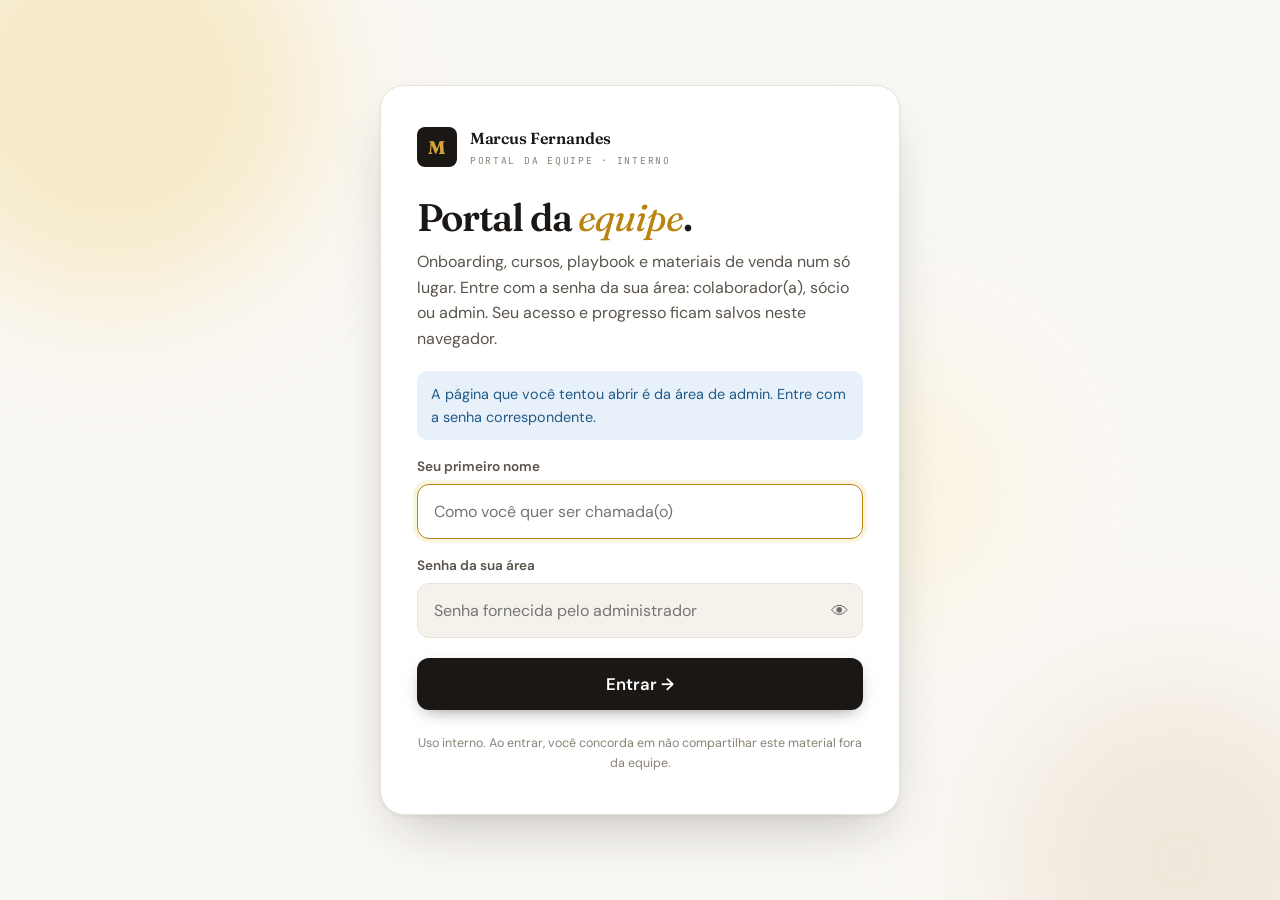
<file: admin/workflow-engenharia.html>
<!doctype html>
<html lang="pt-BR">
<head>
<meta charset="utf-8">
<meta name="viewport" content="width=device-width, initial-scale=1, viewport-fit=cover">
<meta name="description" content="Método de trabalho com Claude Code para as três frentes da consultoria: onde delegar, onde verificar, e onde o vibe coding vira dívida.">
<meta name="robots" content="noindex, nofollow">
<title>Workflow de Engenharia — Admin</title>
<script src="../assets/auth.js?v=20261002b"></script>
<script src="../assets/guard.js?v=20261002b" data-role="admin"></script>
<link rel="preconnect" href="https://fonts.googleapis.com">
<link rel="preconnect" href="https://fonts.gstatic.com" crossorigin>
<link rel="stylesheet" href="https://fonts.googleapis.com/css2?family=Bricolage+Grotesque:opsz,wght@12..96,500;12..96,700;12..96,800&family=Public+Sans:ital,wght@0,400;0,500;0,600;1,400&family=JetBrains+Mono:wght@400;500;600&display=swap">
<style>
:root{ color-scheme: light; }
html,body{margin:0}
img{max-width:100%}
[hidden]{display:none!important}

:root{
  color-scheme: light;
  --paper:#FAFAF7;
  --surface:#FFFFFF;
  --surface-2:#F2F1EC;
  --ink:#16191C;
  --ink-2:#565C63;
  --ink-3:#8A9097;
  --line:#E3E1DA;
  --line-2:#CFCCC3;
  --teal:#0E5257;
  --teal-soft:#DCEAE9;
  --amber:#A6620A;
  --amber-soft:#F6E8D5;
  --good:#2F6B4F;
  --good-soft:#DFEDE5;
  --bad:#8E3A2E;
  --bad-soft:#F6E2DE;
  --shadow:0 1px 2px rgba(20,25,28,.05), 0 8px 24px -12px rgba(20,25,28,.14);
}
@media (prefers-color-scheme: dark){
  :root:not([data-theme="light"]){
    color-scheme: dark;
    --paper:#131619; --surface:#1A1E22; --surface-2:#22272C;
    --ink:#E9E7E2; --ink-2:#A8ADB3; --ink-3:#757C83;
    --line:#2A2F35; --line-2:#3A4149;
    --teal:#5FB0AF; --teal-soft:#16302F;
    --amber:#D89A4E; --amber-soft:#332618;
    --good:#6FB58F; --good-soft:#182B22;
    --bad:#D08272; --bad-soft:#2E1C18;
    --shadow:0 1px 2px rgba(0,0,0,.3), 0 8px 24px -12px rgba(0,0,0,.6);
  }
}
:root[data-theme="dark"]{
  color-scheme: dark;
  --paper:#131619; --surface:#1A1E22; --surface-2:#22272C;
  --ink:#E9E7E2; --ink-2:#A8ADB3; --ink-3:#757C83;
  --line:#2A2F35; --line-2:#3A4149;
  --teal:#5FB0AF; --teal-soft:#16302F;
  --amber:#D89A4E; --amber-soft:#332618;
  --good:#6FB58F; --good-soft:#182B22;
  --bad:#D08272; --bad-soft:#2E1C18;
  --shadow:0 1px 2px rgba(0,0,0,.3), 0 8px 24px -12px rgba(0,0,0,.6);
}

*{box-sizing:border-box}
body{margin:0;background:var(--paper);color:var(--ink);
  font-family:"Public Sans",ui-sans-serif,system-ui,-apple-system,sans-serif;
  font-size:16px;line-height:1.65;-webkit-font-smoothing:antialiased}
h1,h2,h3,h4{font-family:"Bricolage Grotesque",ui-sans-serif,system-ui,sans-serif;text-wrap:balance;margin:0;letter-spacing:-.015em}
p{margin:0}
a{color:var(--teal)}
code{font-family:"JetBrains Mono",ui-monospace,monospace;font-size:.88em;
  background:var(--surface-2);padding:1px 5px;border-radius:3px;border:1px solid var(--line)}
.mono{font-family:"JetBrains Mono",ui-monospace,monospace}

.shell{display:grid;grid-template-columns:244px minmax(0,1fr);max-width:1260px;margin:0 auto;align-items:start}
.nav{position:sticky;top:env(safe-area-inset-top,0px);padding:28px 20px 40px 24px;
  border-right:1px solid var(--line);max-height:100vh;overflow-y:auto}
.nav-brand{font-family:"Bricolage Grotesque",sans-serif;font-weight:800;font-size:15px;line-height:1.25;margin-bottom:4px}
.nav-sub{font-size:11.5px;color:var(--ink-3);margin-bottom:22px;letter-spacing:.02em}
.nav a{display:block;padding:5px 0 5px 10px;margin-left:-12px;font-size:13.5px;color:var(--ink-2);
  text-decoration:none;border-left:2px solid transparent;transition:color .15s,border-color .15s}
.nav a:hover{color:var(--ink);border-left-color:var(--line-2)}
.nav-grp{font-size:10.5px;text-transform:uppercase;letter-spacing:.1em;color:var(--ink-3);margin:18px 0 6px;font-weight:600}
.main{padding:28px 32px 100px;min-width:0}

.mast{border-bottom:2px solid var(--ink);padding-bottom:20px;margin-bottom:34px}
.eyebrow{font-family:"JetBrains Mono",monospace;font-size:11px;letter-spacing:.14em;
  text-transform:uppercase;color:var(--amber);font-weight:600;margin-bottom:10px}
.mast h1{font-size:clamp(34px,5.4vw,50px);font-weight:800;line-height:1.02;margin-bottom:12px}
.mast .lede{font-size:17px;color:var(--ink-2);max-width:64ch}
.mast-meta{display:flex;flex-wrap:wrap;gap:8px;margin-top:18px}
.tag{font-family:"JetBrains Mono",monospace;font-size:11px;padding:3px 9px;
  border:1px solid var(--line-2);border-radius:3px;color:var(--ink-2)}

section{margin-bottom:56px;scroll-margin-top:24px}
section > h2{font-size:26px;font-weight:700;margin-bottom:6px;line-height:1.15;display:flex;align-items:baseline;gap:12px}
.num{font-family:"JetBrains Mono",monospace;font-size:12px;font-weight:600;color:var(--amber);flex:none}
.sec-lede{color:var(--ink-2);max-width:68ch;margin-bottom:24px;font-size:15.5px}
h3{font-size:18px;font-weight:700;margin:30px 0 10px}
h4{font-size:14.5px;font-weight:600;margin:22px 0 8px}
.prose{max-width:70ch}
.prose p + p{margin-top:12px}

.card{background:var(--surface);border:1px solid var(--line);border-radius:8px;padding:20px 22px;box-shadow:var(--shadow)}
.grid2{display:grid;grid-template-columns:repeat(auto-fit,minmax(268px,1fr));gap:14px}
.grid3{display:grid;grid-template-columns:repeat(auto-fit,minmax(198px,1fr));gap:14px}

.callout{background:var(--amber-soft);border:1px solid color-mix(in srgb,var(--amber) 30%,transparent);
  border-radius:8px;padding:16px 20px;margin:18px 0}
.callout h4{margin:0 0 6px;color:var(--amber);font-size:13px;text-transform:uppercase;
  letter-spacing:.07em;font-family:"JetBrains Mono",monospace;font-weight:600}
.callout p{font-size:14.5px;line-height:1.6}
.callout p + p{margin-top:8px}
.callout.warn{background:var(--bad-soft);border-color:color-mix(in srgb,var(--bad) 30%,transparent)}
.callout.warn h4{color:var(--bad)}

.term{background:var(--surface-2);border:1px solid var(--line);border-left:3px solid var(--teal);
  border-radius:0 6px 6px 0;padding:12px 16px;margin:12px 0;font-family:"JetBrains Mono",monospace;
  font-size:13px;line-height:1.7;overflow-x:auto;white-space:pre;color:var(--ink)}

table{width:100%;border-collapse:collapse;font-size:14.5px}
.tbl-wrap{overflow-x:auto;margin:14px 0;border:1px solid var(--line);border-radius:8px;background:var(--surface)}
th{text-align:left;font-family:"JetBrains Mono",monospace;font-size:10.5px;font-weight:600;
  text-transform:uppercase;letter-spacing:.09em;color:var(--ink-2);padding:11px 14px;
  background:var(--surface-2);border-bottom:1px solid var(--line);white-space:nowrap}
td{padding:11px 14px;border-bottom:1px solid var(--line);vertical-align:top}
tr:last-child td{border-bottom:none}
.num-cell{font-family:"JetBrains Mono",monospace;font-variant-numeric:tabular-nums;white-space:nowrap}

ul.clean{list-style:none;padding:0;margin:10px 0;display:flex;flex-direction:column;gap:7px}
ul.clean li{padding-left:20px;position:relative;font-size:15px;line-height:1.55}
ul.clean li::before{content:"—";position:absolute;left:0;color:var(--ink-3)}
ul.do li::before{content:"✓";color:var(--good);font-weight:700}
ul.dont li::before{content:"✕";color:var(--bad);font-weight:700}

.pill{display:inline-block;font-family:"JetBrains Mono",monospace;font-size:10.5px;
  padding:2px 8px;border-radius:99px;letter-spacing:.04em;font-weight:600}
.pill-teal{background:var(--teal-soft);color:var(--teal)}
.pill-amber{background:var(--amber-soft);color:var(--amber)}
.pill-good{background:var(--good-soft);color:var(--good)}
.pill-bad{background:var(--bad-soft);color:var(--bad)}

figure{margin:20px 0}
figcaption{font-size:12.5px;color:var(--ink-3);margin-top:10px;font-family:"JetBrains Mono",monospace}
svg{max-width:100%;height:auto;display:block}

.stat-row{display:grid;grid-template-columns:repeat(auto-fit,minmax(132px,1fr));gap:1px;
  background:var(--line);border:1px solid var(--line);border-radius:8px;overflow:hidden;margin:18px 0}
.stat{background:var(--surface);padding:14px 16px}
.stat .v{font-family:"Bricolage Grotesque",sans-serif;font-size:26px;font-weight:700;line-height:1.1;font-variant-numeric:tabular-nums}
.stat .l{font-size:12px;color:var(--ink-2);margin-top:2px;line-height:1.35}

.flow{display:flex;flex-direction:column;gap:0;margin:18px 0}
.flow-step{display:grid;grid-template-columns:34px 1fr;gap:14px;padding:13px 0;border-bottom:1px solid var(--line)}
.flow-step:last-child{border-bottom:none}
.flow-n{font-family:"JetBrains Mono",monospace;font-size:11px;font-weight:600;color:var(--surface);
  background:var(--teal);width:24px;height:24px;border-radius:50%;display:flex;align-items:center;
  justify-content:center;margin-top:2px}
.flow-b h4{margin:0 0 3px;font-size:15px}
.flow-b p{font-size:14.5px;color:var(--ink-2)}

footer{border-top:1px solid var(--line);padding-top:20px;margin-top:20px;font-size:13px;color:var(--ink-3)}

@media (max-width:880px){
  .shell{grid-template-columns:1fr}
  .nav{position:sticky;top:env(safe-area-inset-top,0px);z-index:10;max-height:none;overflow-x:auto;
    overflow-y:visible;border-right:none;border-bottom:1px solid var(--line);padding:12px 16px;
    background:var(--paper);display:flex;align-items:center;gap:14px;white-space:nowrap}
  .nav-brand{margin:0;font-size:13px}
  .nav-sub,.nav-grp{display:none}
  .nav a{display:inline-block;padding:4px 0;margin:0;border-left:none;border-bottom:2px solid transparent;font-size:13px}
  .nav a:hover{border-left-color:transparent;border-bottom-color:var(--line-2)}
  .main{padding:22px 16px 80px}
}
@media (prefers-reduced-motion:reduce){*{transition:none!important;animation:none!important}}
.nav{top:44px !important; max-height:calc(100vh - 44px) !important}
@media (max-width:880px){.nav{top:44px !important}}
.nav a.ext{color:var(--teal); font-weight:600}
.xref{display:flex; flex-wrap:wrap; gap:8px; margin:14px 0 0}
.xref a{font-family:"JetBrains Mono",monospace; font-size:11px; padding:5px 10px; border:1px solid var(--line-2); border-radius:4px; text-decoration:none; color:var(--ink-2)}
.xref a:hover{border-color:var(--teal); color:var(--teal)}

/* ═══════════ KIT — estilos ═══════════ */
.kit-actions{display:flex;flex-wrap:wrap;gap:10px;align-items:center;margin:0 0 14px}
.kit-btn{font:600 14px/1 "Public Sans",system-ui,sans-serif;background:var(--ink);color:var(--paper);border:1px solid var(--ink);border-radius:6px;padding:11px 16px;cursor:pointer;text-decoration:none;display:inline-flex;align-items:center;gap:6px}
.kit-btn:hover{background:var(--teal);border-color:var(--teal)}
.kit-btn:disabled{opacity:.5;cursor:wait}
.kit-btn.ghost{background:transparent;color:var(--ink);border-color:var(--line-2)}
.kit-btn.ghost:hover{color:var(--teal);border-color:var(--teal);background:transparent}
.kit-status{font-family:"JetBrains Mono",monospace;font-size:11.5px;color:var(--ink-2)}
.kit-list .tbl-wrap{margin:10px 0}
.kit-dl{font-family:"JetBrains Mono",monospace;font-size:11.5px;text-decoration:none;border:1px solid var(--line-2);border-radius:4px;padding:4px 8px;color:var(--teal);white-space:nowrap}
.kit-dl:hover{border-color:var(--teal)}
@media print{.kit-actions{display:none}}

/* ═══════════ LIFECYCLE — estilos ═══════════ */
.lc-fig{margin:18px 0 6px;overflow-x:auto;-webkit-overflow-scrolling:touch}
.lc-fig svg{display:block;width:100%;min-width:560px;height:auto}
.lc-legend{display:flex;flex-wrap:wrap;gap:14px;font-family:"JetBrains Mono",monospace;font-size:10.5px;color:var(--ink-2);margin:6px 0 22px}
.lc-legend span{display:inline-flex;align-items:center;gap:6px}
.lc-legend i{width:12px;height:12px;border-radius:50%;display:inline-block}
.lc-legend i.g{width:11px;height:11px;border-radius:2px;transform:rotate(45deg)}
.lc-phase{display:grid;grid-template-columns:44px minmax(0,1fr);gap:14px;padding:18px 0;border-bottom:1px solid var(--line)}
.lc-phase:last-child{border-bottom:none}
.lc-n{width:44px;height:44px;border-radius:50%;display:flex;align-items:center;justify-content:center;
  font-family:"JetBrains Mono",monospace;font-size:12px;font-weight:600;color:var(--paper);background:var(--teal)}
.lc-phase.v1 .lc-n{background:var(--amber)}
.lc-phase.ops .lc-n{background:var(--good)}
.lc-head{display:flex;align-items:baseline;gap:10px;flex-wrap:wrap;margin-bottom:4px}
.lc-title{font-family:"Bricolage Grotesque",sans-serif;font-size:17px;font-weight:700;color:var(--ink);letter-spacing:-.01em}
.lc-meta{font-family:"JetBrains Mono",monospace;font-size:10.5px;color:var(--ink-3);letter-spacing:.04em}
.lc-sub{font-size:14.5px;color:var(--ink-2);margin-bottom:10px;max-width:70ch}
.lc-rows{display:grid;gap:8px;border-left:2px solid var(--line);padding-left:14px}
.lc-row{display:grid;grid-template-columns:88px minmax(0,1fr);gap:12px;font-size:14px;line-height:1.55}
.lc-lbl{font-family:"JetBrains Mono",monospace;font-size:10px;font-weight:600;letter-spacing:.07em;text-transform:uppercase;color:var(--ink-3);padding-top:3px}
.lc-gate{display:inline-flex;align-items:center;gap:8px;margin-top:8px;padding:7px 12px;border-radius:6px;background:var(--amber-soft);
  border:1px solid color-mix(in srgb,var(--amber) 30%,transparent);font-size:13.5px;color:var(--ink)}
.lc-gate b{font-family:"JetBrains Mono",monospace;font-size:10.5px;color:var(--amber);letter-spacing:.06em}
.lc-gate.ok{background:var(--good-soft);border-color:color-mix(in srgb,var(--good) 30%,transparent)}
.lc-gate.ok b{color:var(--good)}
@media (max-width:560px){.lc-phase{grid-template-columns:34px minmax(0,1fr);gap:11px}.lc-n{width:34px;height:34px;font-size:11px}.lc-row{grid-template-columns:1fr;gap:2px}}
@media print{.lc-phase{break-inside:avoid;page-break-inside:avoid}}

/* ═══════════ CICLO — estilos ═══════════ */
.cy-modes{display:flex;gap:8px;flex-wrap:wrap;margin:20px 0 6px}
.cy-mode{font-family:"JetBrains Mono",monospace;font-size:11.5px;font-weight:600;
  padding:7px 15px;border:1px solid var(--line-2);background:var(--surface);color:var(--ink-2);
  border-radius:99px;cursor:pointer;transition:background .18s,color .18s,border-color .18s}
.cy-mode:hover{border-color:var(--teal);color:var(--ink)}
.cy-mode[aria-pressed="true"]{background:var(--teal);color:var(--paper);border-color:var(--teal)}
.cy-mode:focus-visible{outline:2px solid var(--amber);outline-offset:2px}
.cy-modehint{font-size:13px;color:var(--ink-3);margin-bottom:18px}

.cy-bar{display:flex;align-items:center;gap:14px;flex-wrap:wrap;margin:0 0 20px;
  padding:12px 16px;background:var(--surface-2);border:1px solid var(--line);border-radius:8px}
.cy-play{font-family:"JetBrains Mono",monospace;font-size:12px;font-weight:600;
  padding:8px 16px;border:1px solid var(--teal);background:var(--teal);color:var(--paper);
  border-radius:6px;cursor:pointer;transition:opacity .18s}
.cy-play:hover{opacity:.86}
.cy-play:focus-visible{outline:2px solid var(--amber);outline-offset:2px}
.cy-play[data-state="running"]{background:var(--surface);color:var(--teal)}
.cy-status{font-family:"JetBrains Mono",monospace;font-size:11.5px;color:var(--ink-3);
  font-variant-numeric:tabular-nums}
.cy-status b{color:var(--ink-2);font-weight:600}

.cy-track{position:relative;margin:0}
.cy-step{display:grid;grid-template-columns:40px minmax(0,1fr);gap:14px;position:relative;padding-bottom:6px}
.cy-step::before{content:"";position:absolute;left:19px;top:30px;bottom:-6px;width:2px;
  background:var(--line);transition:background .35s}
.cy-step:last-child::before{display:none}
.cy-step.is-done::before{background:var(--teal)}

.cy-gut{position:relative;z-index:1}
.cy-dot{width:38px;height:38px;border-radius:50%;border:2px solid var(--line-2);
  background:var(--surface);display:flex;align-items:center;justify-content:center;
  font-family:"JetBrains Mono",monospace;font-size:11px;font-weight:600;color:var(--ink-3);
  transition:background .3s,border-color .3s,color .3s,transform .3s}
.cy-step.is-done .cy-dot{background:var(--teal);border-color:var(--teal);color:var(--paper)}
.cy-step.is-active .cy-dot{background:var(--amber);border-color:var(--amber);color:var(--paper);
  transform:scale(1.1);box-shadow:0 0 0 5px color-mix(in srgb,var(--amber) 18%,transparent)}

.cy-body{padding-bottom:14px;min-width:0}
.cy-head{width:100%;text-align:left;background:none;border:none;padding:6px 0 4px;cursor:pointer;
  display:flex;align-items:baseline;gap:10px;flex-wrap:wrap;font-family:inherit}
.cy-head:focus-visible{outline:2px solid var(--amber);outline-offset:3px;border-radius:4px}
.cy-title{font-family:"Bricolage Grotesque",sans-serif;font-size:16px;font-weight:700;color:var(--ink);letter-spacing:-.01em}
.cy-step.is-active .cy-title{color:var(--amber)}
.cy-who{font-family:"JetBrains Mono",monospace;font-size:10px;font-weight:600;letter-spacing:.06em;
  text-transform:uppercase;padding:2px 8px;border-radius:99px;white-space:nowrap}
.cy-who.w-voce{background:var(--amber-soft);color:var(--amber)}
.cy-who.w-claude{background:var(--teal-soft);color:var(--teal)}
.cy-who.w-ambos{background:var(--good-soft);color:var(--good)}
.cy-sub{font-size:14px;color:var(--ink-2);margin-top:-2px;line-height:1.5}

.cy-detail{margin-top:10px;border-left:2px solid var(--line);padding:2px 0 2px 16px;
  display:flex;flex-direction:column;gap:10px}
.cy-detail[hidden]{display:none}
.cy-row{display:grid;grid-template-columns:82px minmax(0,1fr);gap:12px;font-size:14.5px;line-height:1.55}
.cy-lbl{font-family:"JetBrains Mono",monospace;font-size:10px;font-weight:600;letter-spacing:.07em;
  text-transform:uppercase;color:var(--ink-3);padding-top:4px}
.cy-cmd{font-family:"JetBrains Mono",monospace;font-size:12.5px;background:var(--surface-2);
  border:1px solid var(--line);border-radius:5px;padding:8px 11px;white-space:pre-wrap;
  overflow-x:auto;color:var(--ink);line-height:1.6}
.cy-exit{color:var(--good);font-weight:500}
.cy-loop{display:inline-flex;align-items:center;gap:6px;font-family:"JetBrains Mono",monospace;
  font-size:11px;font-weight:600;color:var(--bad);background:var(--bad-soft);
  border:1px solid color-mix(in srgb,var(--bad) 28%,transparent);border-radius:99px;padding:3px 10px;margin-top:2px}
.cy-step.is-active .cy-loop{animation:cyPulse 1.1s ease-in-out infinite}
@keyframes cyPulse{0%,100%{opacity:1}50%{opacity:.45}}

.cy-skip{opacity:.34}
.cy-skip .cy-dot{border-style:dashed}
.cy-skiptag{font-family:"JetBrains Mono",monospace;font-size:10px;color:var(--ink-3);
  letter-spacing:.05em;text-transform:uppercase}

/* loop macro em SVG */
.cy-loopfig{margin:6px 0 26px}
.cy-orbit{transform-origin:126px 126px;animation:cyOrbit 9s linear infinite}
@keyframes cyOrbit{from{transform:rotate(0deg)}to{transform:rotate(360deg)}}

@media (max-width:560px){
  .cy-step{grid-template-columns:32px minmax(0,1fr);gap:11px}
  .cy-step::before{left:15px}
  .cy-dot{width:30px;height:30px;font-size:10px}
  .cy-row{grid-template-columns:1fr;gap:3px}
  .cy-lbl{padding-top:0}
}
@media (prefers-reduced-motion:reduce){
  .cy-orbit{animation:none}
  .cy-step.is-active .cy-loop{animation:none}
  .cy-dot,.cy-step::before{transition:none}
}
@media print{
  .cy-bar,.cy-modes,.cy-modehint{display:none}
  .cy-detail{display:flex !important}
  .cy-skip{opacity:1}
  .cy-step{break-inside:avoid;page-break-inside:avoid}
  .cy-orbit{animation:none}
}



html{-webkit-text-size-adjust:100%}
@page{ size:A4; margin:15mm 13mm; }
@media print{
  :root{
    color-scheme:light !important;
    --paper:#FFFFFF; --surface:#FFFFFF; --surface-2:#F4F3EE;
    --ink:#16191C; --ink-2:#4A5058; --ink-3:#787E85;
    --line:#DDDBD4; --line-2:#C4C1B8;
    --teal:#0E5257; --teal-soft:#E4EFEE;
    --amber:#8F5408; --amber-soft:#F9EEDF;
    --good:#2A5F46; --good-soft:#E6F0EA;
    --bad:#7E332A; --bad-soft:#F8E8E4;
    --shadow:none;
  }
  body{background:#fff;font-size:10.5pt;line-height:1.5}
  .nav{display:none !important}
  .shell{display:block;max-width:none;margin:0}
  .main{padding:0;max-width:none}
  .mast{padding-bottom:14px;margin-bottom:24px}
  .mast h1{font-size:30pt}
  .mast .lede{font-size:12pt}
  section{margin-bottom:26px}
  section > h2{font-size:17pt;margin-bottom:4px}
  h3{font-size:12.5pt;margin:18px 0 7px}
  h4{font-size:10.5pt}
  .sec-lede{font-size:10.5pt;margin-bottom:14px}
  .prose,.sec-lede,.mast .lede{max-width:none}
  h1,h2,h3,h4{break-after:avoid-page;page-break-after:avoid}
  .card,.callout,.tbl-wrap,figure,.term,.stat-row,.obj,
  .flow-step,ul.clean,table tr{break-inside:avoid;page-break-inside:avoid}
  .grid2,.grid3{break-inside:auto}
  footer{break-before:avoid}
  .card,.callout,.tbl-wrap,.term,.stat-row{box-shadow:none}
  .tbl-wrap{overflow:visible}
  table{font-size:9.5pt}
  th{padding:7px 10px;font-size:8pt}
  td{padding:7px 10px}
  .term{font-size:9pt;white-space:pre-wrap}
  a{color:var(--ink);text-decoration:none}
  figure{margin:14px 0}
  /* ciclo: tudo expandido na impressão */
  .cy-bar,.cy-modes,.cy-modehint{display:none !important}
  .cy-detail{display:flex !important}
  .cy-skip{opacity:1}
  .cy-step{break-inside:avoid;page-break-inside:avoid}
  .cy-cmd{font-size:8.5pt}
  .cy-orbit{animation:none}
}

</style>
</head>
<body>
<div class="shell">

<nav class="nav">
  <div class="nav-brand">Workflow de Engenharia</div>
  <div class="nav-sub">Marcus · Claude Code · v1.2</div>

  <div class="nav-grp">Princípio</div>
  <a href="#verificacao">Confiança = verificação</a>
  <a href="#matriz">A matriz de decisão</a>
  <a href="#modos">Os quatro modos</a>
  <a href="#ciclo">O ciclo da tarefa</a>

  <div class="nav-grp">As três frentes</div>
  <a href="#sites">Sites locais</a>
  <a href="#projetos">Projetos maiores</a>
  <a href="#saas">SaaS próprios</a>

  <div class="nav-grp">Do zero à produção</div>
  <a href="#lifecycle">Da ideia à produção</a>
  <a href="#lifecycle-gates">Os cinco portões</a>
  <a href="#lifecycle-golive">Checklist de go-live</a>

  <div class="nav-grp">Operação do método</div>
  <a href="#repositorio">O repositório</a>
  <a href="#backlog">Backlog e tarefas</a>
  <a href="#sessoes">Sessões e coordenação</a>
  <a href="#colaboradores">Colaboradores</a>

  <div class="nav-grp">Infraestrutura</div>
  <a href="#harness">Harness, hooks, skills e CI</a>
  <a href="#contexto">Gestão de contexto</a>
  <a href="#web">Claude Code na web</a>

  <div class="nav-grp">Operação</div>
  <a href="#antipadroes">Anti-padrões e lições</a>
  <a href="#rotina">Rotina semanal</a>

  <div class="nav-grp">Começar</div>
  <a href="#kit">Kit para um projeto novo</a>
  <a href="#kit-download">Arquivos para baixar</a>

  <div class="nav-grp">Portal · Admin</div>
  <a class="ext" href="../index.html#admin">⌂ Área do admin</a>
  <a class="ext" href="../playbook/comercial.html">Playbook Comercial</a>
  <a class="ext" href="manual-operacional.html">Manual Operacional</a>
  <a class="ext" href="../onboarding/">Academia de Vendas</a>
</nav>

<main class="main">

<header class="mast">
  <div class="eyebrow">Método de trabalho · Construção assistida por IA</div>
  <h1>Workflow de Engenharia</h1>
  <p class="lede">Como construir as três frentes da consultoria com Claude Code sem acumular dívida técnica: onde confiar, onde verificar, e onde a linha entre as duas coisas realmente fica. Inclui o ciclo completo de um SaaS, da ideia à operação em produção, e o método operacional extraído do NattyCore: repositório, backlog, sessões, hooks, CI e o kit de arquivos para começar um projeto novo.</p>
  <div class="mast-meta">
    <span class="tag">Sites €600–1.000</span>
    <span class="tag">Projetos €1.000+</span>
    <span class="tag">SaaS próprios</span>
    <span class="tag">v1.2 · out/2026</span>
    <span class="tag">Somente admin</span>
  </div>
  <div class="xref"><a href="../playbook/comercial.html">↗ Par comercial: Playbook Comercial</a><a href="manual-operacional.html">↗ Manual Operacional (Brasil)</a><a href="../index.html#admin">↗ Painel do admin</a></div>
</header>

<!-- ═══ VERIFICAÇÃO ═══ -->
<section id="verificacao">
  <h2><span class="num">01</span> Confiança é função de verificação</h2>
  <p class="sec-lede">A pergunta "quanto posso confiar na IA" não tem resposta absoluta. Tem uma resposta condicional, e ela é o eixo de todo este documento.</p>

  <div class="callout">
    <h4>O princípio</h4>
    <p>Claude para quando o trabalho <em>parece</em> pronto. Sem um check que ele mesmo possa rodar, "parece pronto" é o único sinal disponível — e você vira o loop de verificação. Cada erro fica esperando você notar.</p>
    <p>Com um check que devolve passa ou falha, o loop fecha sozinho: ele faz, roda, lê o resultado e itera até passar. <strong>A confiança que você pode depositar é exatamente proporcional à qualidade do check que existe.</strong></p>
  </div>

  <div class="prose">
    <p>Isso reformula a sua pergunta original. O limite não é o tamanho da janela de contexto nem a complexidade do código — é se existe um sinal objetivo que feche o ciclo sem você. Onde há teste, build, lint ou screenshot comparável, você pode delegar quase tudo. Onde não há, o gargalo passa a ser a sua atenção, e a capacidade do modelo fica irrelevante.</p>
  </div>

  <h3>O que acontece quando não há verificação</h3>
  <p class="sec-lede" style="margin-bottom:14px">Os números de 2026 não são argumento contra usar IA — são o retrato de quem usou sem fechar o loop.</p>

  <div class="stat-row">
    <div class="stat"><div class="v">45%</div><div class="l">do código gerado por IA contém vulnerabilidade</div></div>
    <div class="stat"><div class="v">+48%</div><div class="l">duplicação de código, 2021 a 2024</div></div>
    <div class="stat"><div class="v">−60%</div><div class="l">atividade de refatoração</div></div>
    <div class="stat"><div class="v">41%</div><div class="l">do código gerado é descartado antes do merge</div></div>
  </div>

  <div class="prose">
    <p>A confiança dos desenvolvedores caiu de 43% para 29% enquanto a adoção subiu para 84%. Dois terços relatam código "quase certo" — o pior tipo, porque parece funcionar e custa mais para consertar do que para reescrever.</p>
    <p>O padrão por trás de todos esses números é o mesmo: exposição de credenciais, falta de sanitização de entrada, falhas de autenticação. Nenhum deles aparece em um code review superficial, e <strong>todos aparecem num teste ou num linter de segurança.</strong> O problema nunca foi a IA escrever o código; foi ninguém ter colocado o portão.</p>
  </div>
</section>

<!-- ═══ MATRIZ ═══ -->
<section id="matriz">
  <h2><span class="num">02</span> A matriz de decisão</h2>
  <p class="sec-lede">Antes de começar qualquer tarefa, duas perguntas decidem o modo de trabalho: o resultado é verificável por máquina? E quanto custa o erro chegar em produção?</p>

  <figure>
    <svg viewBox="0 0 700 420" role="img" aria-label="Matriz: verificabilidade contra custo do erro, com quatro modos de trabalho">
      <!-- quadrant backgrounds -->
      <rect x="86" y="30" width="272" height="164" fill="var(--amber-soft)" stroke="var(--line-2)" stroke-width="1"/>
      <rect x="358" y="30" width="272" height="164" fill="var(--good-soft)" stroke="var(--line-2)" stroke-width="1"/>
      <rect x="86" y="194" width="272" height="164" fill="var(--surface-2)" stroke="var(--line-2)" stroke-width="1"/>
      <rect x="358" y="194" width="272" height="164" fill="var(--teal-soft)" stroke="var(--line-2)" stroke-width="1"/>

      <!-- quadrant labels -->
      <g font-family="Bricolage Grotesque, sans-serif" font-size="15" font-weight="700" fill="var(--ink)">
        <text x="104" y="58">Spec + revisão adversarial</text>
        <text x="376" y="58">Delegação com portão</text>
        <text x="104" y="222">Trabalho manual guiado</text>
        <text x="376" y="222">Vibe coding</text>
      </g>
      <g font-family="Public Sans, sans-serif" font-size="12" fill="var(--ink-2)">
        <text x="104" y="80">Você escreve o spec, Claude</text>
        <text x="104" y="96">implementa, subagente revisa</text>
        <text x="104" y="112">em contexto fresco. Você lê</text>
        <text x="104" y="128">o diff inteiro.</text>
        <text x="104" y="152" font-style="italic" fill="var(--ink-3)">Pagamentos, autenticação,</text>
        <text x="104" y="168" font-style="italic" fill="var(--ink-3)">dados de cliente</text>

        <text x="376" y="80">Claude implementa e o teste</text>
        <text x="376" y="96">decide. Você lê o resumo,</text>
        <text x="376" y="112">não cada linha. Hook bloqueia</text>
        <text x="376" y="128">o commit se falhar.</text>
        <text x="376" y="152" font-style="italic" fill="var(--ink-3)">API com contrato, migração,</text>
        <text x="376" y="168" font-style="italic" fill="var(--ink-3)">refatoração com cobertura</text>

        <text x="104" y="244">Claude ajuda, você decide</text>
        <text x="104" y="260">cada passo. Sessão curta,</text>
        <text x="104" y="276">escopo de uma frase.</text>
        <text x="104" y="300" font-style="italic" fill="var(--ink-3)">Configuração de infra,</text>
        <text x="104" y="316" font-style="italic" fill="var(--ink-3)">credenciais, DNS</text>

        <text x="376" y="244">Solta a rédea. Sem teste,</text>
        <text x="376" y="260">sem revisão — mas com</text>
        <text x="376" y="276">data de descarte marcada.</text>
        <text x="376" y="300" font-style="italic" fill="var(--ink-3)">Protótipo, exploração,</text>
        <text x="376" y="316" font-style="italic" fill="var(--ink-3)">provar uma ideia</text>
      </g>

      <!-- axes -->
      <line x1="86" y1="358" x2="630" y2="358" stroke="var(--ink-2)" stroke-width="1.5"/>
      <line x1="86" y1="30" x2="86" y2="358" stroke="var(--ink-2)" stroke-width="1.5"/>

      <g font-family="JetBrains Mono, monospace" font-size="11" fill="var(--ink-2)">
        <text x="358" y="382" text-anchor="middle">VERIFICÁVEL POR MÁQUINA  →</text>
        <text x="96" y="378" font-size="10">baixa</text>
        <text x="600" y="378" font-size="10">alta</text>
      </g>
      <g font-family="JetBrains Mono, monospace" font-size="11" fill="var(--ink-2)" transform="rotate(-90 30 194)">
        <text x="30" y="198" text-anchor="middle">CUSTO DO ERRO  →</text>
      </g>
      <g font-family="JetBrains Mono, monospace" font-size="10" fill="var(--ink-3)">
        <text x="72" y="44" text-anchor="end">alto</text>
        <text x="72" y="352" text-anchor="end">baixo</text>
      </g>
    </svg>
    <figcaption>O quadrante decide o modo, não o tamanho do projeto. Uma função de pagamento num site de €800 fica no quadrante superior esquerdo.</figcaption>
  </figure>

  <div class="callout">
    <h4>O erro mais comum é tratar o quadrante errado como se fosse o de baixo à direita</h4>
    <p>Vibe coding não é ruim. É ruim aplicado fora do quadrante dele — e a passagem acontece sem aviso: o protótipo que funcionou vira produto, os dados passam a ser reais, e ninguém marcou a fronteira.</p>
  </div>
</section>

<!-- ═══ MODOS ═══ -->
<section id="modos">
  <h2><span class="num">03</span> Os quatro modos, em prática</h2>
  <p class="sec-lede">O modo de trabalho depende do risco, e fica escrito na linha da tarefa no backlog (seção 10). A diferença entre eles não é esforço — é onde o esforço é gasto, e quem verifica.</p>

  <div class="grid2" style="grid-template-columns:repeat(auto-fit,minmax(min(100%,400px),1fr))">
    <div class="card">
      <span class="pill pill-good">M1 · VIBE CODING</span>
      <h4 style="margin-top:10px">Só no spike</h4>
      <p style="font-size:14px;color:var(--ink-2);margin-top:6px">Prompt direto, sem plano, sem teste. Vive em branch <code>spike/*</code> e o código é descartado: sai dali só o <code>docs/LEARNINGS.md</code>. Se não funcionar em duas tentativas, <code>/clear</code> e reformula.</p>
      <p style="font-size:13px;color:var(--ink-3);margin-top:8px"><strong>Quando:</strong> fase 3 (spike). Nunca em código que fica.</p>
    </div>
    <div class="card">
      <span class="pill pill-teal">M2 · PLANEJADO</span>
      <h4 style="margin-top:10px">Código comum, sem dado sensível</h4>
      <p style="font-size:14px;color:var(--ink-2);margin-top:6px">Plan mode → testes primeiro → implementação. O teste decide. Revisão adversarial por subagente antes do PR.</p>
      <p style="font-size:13px;color:var(--ink-3);margin-top:8px"><strong>Quando:</strong> muda mais de um arquivo, ou você não conhece bem o código, e nada toca dado de terceiro.</p>
    </div>
    <div class="card">
      <span class="pill pill-amber">M3 · ESPECIFICADO</span>
      <h4 style="margin-top:10px">Dados, autenticação, sincronização, dinheiro</h4>
      <p style="font-size:14px;color:var(--ink-2);margin-top:6px">Spec detalhado (skill <code>spec-interview</code>) → OK do dono no plano → testes → implementação → revisão adversarial <strong>e</strong> sessão revisora separada. Quem escreve não revisa o próprio M3.</p>
      <p style="font-size:13px;color:var(--ink-3);margin-top:8px"><strong>Quando:</strong> custo de erro alto, ou feature que atravessa sessões.</p>
    </div>
    <div class="card">
      <span class="pill pill-bad">MG · MANUAL GUIADO</span>
      <h4 style="margin-top:10px">Infraestrutura, credenciais, DNS, produção</h4>
      <p style="font-size:14px;color:var(--ink-2);margin-top:6px">O Claude escreve o roteiro (<code>docs/roteiro-*.md</code>); o humano executa cada passo e cola a evidência no PR. Nenhuma sessão roda comando contra produção, e um hook garante isso.</p>
      <p style="font-size:13px;color:var(--ink-3);margin-top:8px"><strong>Quando:</strong> migração em produção, variáveis, domínio, chaves, seed remoto.</p>
    </div>
  </div>

  <h3>O modo 3 em detalhe — o que muda o resultado</h3>
  <div class="prose">
    <p>A prática que mais separa código bom de código "quase certo" é fazer Claude entrevistar você antes de escrever qualquer coisa (skill <code>spec-interview</code>, que nunca implementa na mesma sessão). Ele pergunta sobre coisas que você ainda não considerou: casos de borda, trade-offs, decisões de UX.</p>
  </div>

  <div class="term">claude (plan mode)

Quero construir [descrição curta]. Me entreviste em detalhe usando
a ferramenta AskUserQuestion.

Pergunte sobre implementação técnica, UI/UX, casos de borda,
preocupações e trade-offs. Não faça perguntas óbvias — cave nas
partes difíceis que eu talvez não tenha considerado.

Continue perguntando até cobrirmos tudo, depois escreva um spec
completo em SPEC.md</div>

  <div class="prose">
    <p>Terminado o spec, <strong>abra uma sessão nova para implementar.</strong> O contexto limpo fica inteiro dedicado à execução, e você tem um documento escrito para referenciar. Um bom spec nomeia os arquivos e interfaces envolvidos, diz o que está fora de escopo, e termina com um passo de verificação ponta a ponta que prova que a feature funciona.</p>
    <p>O tempo gasto deixando o spec preciso rende mais do que o tempo gasto assistindo a implementação.</p>
  </div>

  <div class="callout warn">
    <h4>Spec drift é o problema número um</h4>
    <p>Spec e código divergem com o tempo, e a partir daí a IA segue um documento que contradiz a realidade. Trate o <code>SPEC.md</code> como código: versionado no repositório, revisado no pull request, atualizado quando a decisão muda. Spec que não acompanha o código é pior que nenhum spec.</p>
  </div>
</section>

<!-- ═══ CICLO ═══ -->
<section id="ciclo">
  <h2><span class="num">04</span> O ciclo da tarefa, passo a passo</h2>
  <p class="sec-lede">Uma tarefa = uma sessão do Claude = uma branch = um PR. É o ciclo da skill <code>task-cycle</code>: nove etapas, um loop com dois pontos de retorno e uma regra de parada. Entender onde estão esses retornos é o que separa avançar de ficar girando.</p>

  <figure class="cy-loopfig">
    <svg viewBox="0 0 700 252" role="img" aria-label="O loop central: implementar, verificar, revisar, e o retorno quando falha">
      <!-- órbita -->
      <circle cx="126" cy="126" r="72" fill="none" stroke="var(--line)" stroke-width="1.5" stroke-dasharray="3 5"/>
      <g class="cy-orbit">
        <circle cx="126" cy="54" r="5.5" fill="var(--amber)"/>
      </g>

      <!-- nós do loop -->
      <g>
        <circle cx="126" cy="54" r="24" fill="var(--teal)"/>
        <circle cx="198" cy="126" r="24" fill="var(--teal)" opacity="0.82"/>
        <circle cx="126" cy="198" r="24" fill="var(--teal)" opacity="0.64"/>
        <circle cx="54" cy="126" r="24" fill="var(--bad)" opacity="0.78"/>
      </g>
      <g font-family="JetBrains Mono, monospace" font-size="9.5" font-weight="600" fill="#FFFFFF" text-anchor="middle">
        <text x="126" y="51">IMPLE-</text><text x="126" y="62">MENTAR</text>
        <text x="198" y="123">VERI-</text><text x="198" y="134">FICAR</text>
        <text x="126" y="195">REVI-</text><text x="126" y="206">SAR</text>
        <text x="54" y="130">FALHA</text>
      </g>

      <!-- setas do loop -->
      <g stroke="var(--line-2)" stroke-width="1.6" fill="none" marker-end="url(#cyArrow)">
        <path d="M148,66 A72,72 0 0,1 186,104"/>
        <path d="M186,148 A72,72 0 0,1 148,186"/>
        <path d="M104,186 A72,72 0 0,1 66,148"/>
        <path d="M66,104 A72,72 0 0,1 104,66"/>
      </g>
      <defs>
        <marker id="cyArrow" viewBox="0 0 8 8" refX="6" refY="4" markerWidth="5" markerHeight="5" orient="auto">
          <path d="M0,0 L8,4 L0,8 z" fill="var(--line-2)"/>
        </marker>
      </defs>

      <!-- explicação lateral -->
      <g font-family="Public Sans, sans-serif" font-size="13" fill="var(--ink)">
        <text x="252" y="58" font-weight="600">O loop interno</text>
      </g>
      <g font-family="Public Sans, sans-serif" font-size="12.5" fill="var(--ink-2)">
        <text x="252" y="80">Uma tarefa gira aqui até a verificação passar. Cada</text>
        <text x="252" y="98">volta é barata — o custo só aparece quando não há</text>
        <text x="252" y="116">verificação e a falha sai do loop sem ser notada.</text>
      </g>
      <g font-family="Public Sans, sans-serif" font-size="13" fill="var(--ink)">
        <text x="252" y="148" font-weight="600">Quando parar de girar</text>
      </g>
      <g font-family="Public Sans, sans-serif" font-size="12.5" fill="var(--ink-2)">
        <text x="252" y="170">Duas voltas no mesmo ponto sem sair do lugar</text>
        <text x="252" y="188">significa contexto poluído, não problema difícil.</text>
        <text x="252" y="206">Aí o comando é /clear, não mais uma tentativa.</text>
      </g>
    </svg>
  </figure>

  <h3>Escolha o modo e percorra</h3>
  <div class="cy-modes" role="group" aria-label="Modo de trabalho">
    <button class="cy-mode" type="button" data-mode="1" aria-pressed="false">M1 · Vibe coding (spike)</button>
    <button class="cy-mode" type="button" data-mode="2" aria-pressed="true">M2 · Planejado</button>
    <button class="cy-mode" type="button" data-mode="3" aria-pressed="false">M3 · Especificado</button>
  </div>
  <p class="cy-modehint" id="cyHint">Etapas apagadas não fazem parte deste modo. Clique em qualquer etapa para abrir o detalhe. Tarefa MG não passa pelo ciclo: o Claude escreve o roteiro e o humano executa.</p>

  <div class="cy-bar">
    <button class="cy-play" type="button" id="cyPlay" data-state="idle">▶ Percorrer o ciclo</button>
    <span class="cy-status" id="cyStatus">Pronto · <b>9 etapas</b> neste modo</span>
  </div>

  <div class="cy-track" id="cyTrack"></div>
</section>

<script>
(function(){
  var STEPS = [
    { n:"01", id:"situar", t:"Situar", modes:[1,2,3], who:"claude",
      sub:"Ler antes de tocar: STATUS, tarefa, SPEC, requisitos. Depois a branch.",
      you:"Apontar a tarefa T-NN (a próxima [ ] com todas as dependências [x]) e nada mais. Quem abre a sessão é a Central.",
      claude:"Lê docs/STATUS.md, a linha da tarefa no BACKLOG, as seções do SPEC que ela cita e os requisitos ligados. Confere dependências e portão. Cria a branch feat/T-NN-slug.",
      cmd:"Leia CLAUDE.md, docs/STATUS.md e docs/BACKLOG.md. Execute a T-NN\nusando a skill task-cycle. O dono não lê código: inclua no PR\na seção \"Em linguagem simples\". Não abra outras sessões;\nquem coordena é a Central.",
      exit:"A sessão sabe o que a tarefa pede, o que a prova (Pronto quando) e de onde partiu a branch." },

    { n:"02", id:"planejar", t:"Planejar (plan mode)", modes:[2,3], who:"ambos",
      sub:"Arquivos, testes que provam o “Pronto quando”, e o que não será feito.",
      you:"Em M3, ler e aprovar o plano antes de qualquer edição. Em M2, conferir que o “Pronto quando” está coberto por um teste.",
      claude:"Lista os arquivos que mudam, os testes que provam o critério e o que fica fora. Nenhuma edição ainda.",
      cmd:"Shift+Tab  (até aparecer ⏸ plan mode on)\n\nPlaneje a T-NN: arquivos que mudam, testes que provam o\n\"Pronto quando\" e o que NÃO será feito. Não edite nada ainda.",
      exit:"Plano aprovado (M3) ou conferido (M2). Nenhum arquivo tocado." },

    { n:"03", id:"testes", t:"Testes primeiro", modes:[2,3], who:"claude",
      sub:"Os testes vermelhos são intencionais. O marcador avisa os hooks.",
      you:"Ler os testes como se fossem o contrato: eles dizem o que “pronto” significa.",
      claude:"Cria o marcador .claude/tdd-red, escreve os testes do “Pronto quando” e dos requisitos, roda, vê falhar pelo motivo certo, apaga o marcador.",
      cmd:"touch .claude/tdd-red\n# escreve os testes, roda a suíte, vê falhar pelo motivo certo\nrm .claude/tdd-red",
      exit:"Testes escritos e vermelhos pelo motivo certo." },

    { n:"04", id:"implementar", t:"Implementar", modes:[1,2,3], who:"claude",
      sub:"A menor mudança que deixa os testes verdes.",
      you:"Nada, enquanto os testes decidem. Em M1 (spike), iterar rápido e sem teste: o código é descartável.",
      claude:"Segue um padrão já existente no projeto. Se o SPEC estiver errado, edita o SPEC no mesmo PR e avisa. Bug fora do escopo vira tarefa nova no backlog, não correção de passagem.",
      cmd:"Implemente seguindo o padrão de /lib/scoring/web.ts. Rode a suíte\ne corrija o que falhar. Nada fora do escopo da T-NN.",
      loop:"Duas tentativas falhas no mesmo ponto → parar, resumir o que aprendeu, recomeçar em sessão limpa",
      exit:"Testes verdes. Nenhuma mudança fora do escopo da tarefa." },

    { n:"05", id:"verificar", t:"Verificar", modes:[2,3], who:"claude",
      sub:"Evidência, não impressão.",
      you:"Ler a saída do teste, não a afirmação de que passou. Olhar os screenshots.",
      claude:"Roda verify (lint, typecheck, unitários, build), integração e e2e. Tira screenshots em celular e desktop quando há tela. Guarda as saídas para o PR.",
      cmd:"pnpm verify && pnpm test:integration && pnpm test:e2e\n\n# e sem lembrar: lint-on-edit a cada edição,\n# verify-on-stop impede o turno de terminar vermelho",
      loop:"Falhou → volta à etapa 04",
      exit:"Você viu a saída passando, com os próprios olhos." },

    { n:"06", id:"revisar", t:"Revisar", modes:[2,3], who:"claude",
      sub:"Revisão adversarial em contexto limpo. Em M3, também a sessão revisora separada.",
      you:"Em M3, pedir à Central a sessão revisora e esperar os achados antes de pedir merge. Quem escreve não revisa o próprio M3.",
      claude:"Subagente (skill adversarial-review) compara o diff com o SPEC e a tarefa e relata só correção. Corrige o que é real; registra no PR o que foi conscientemente ignorado.",
      cmd:"Use a skill adversarial-review para revisar o diff da T-NN\ncontra o SPEC. Relate só lacunas de correção. Não relate estilo.",
      loop:"Lacuna real → volta à etapa 04. A correção de uma revisão também passa por revisão",
      exit:"Achados corrigidos ou registrados. Em M3, a sessão revisora também relatou." },

    { n:"07", id:"entregar", t:"Entregar", modes:[2,3], who:"claude",
      sub:"Entregue = PR aberto e CI verde. Os três documentos de entrega vão no mesmo PR.",
      you:"Ler a seção “Em linguagem simples” e a evidência. Em M3, ler o diff inteiro.",
      claude:"Commit com o porquê, git add só dos arquivos da tarefa. No mesmo PR: [x] + link em BACKLOG.md, linha em CHANGELOG.md, linha no diário de STATUS.md, status-snapshot. PR com evidência e “Em linguagem simples”.",
      cmd:"git add <arquivos da tarefa>\ngit commit -m \"T-NN: o porquê da mudança\"\nnode scripts/status-snapshot.mjs\n# PR: evidência + lista do que ficou fora + Em linguagem simples",
      exit:"PR aberto; jobs backlog, verify e integration verdes." },

    { n:"08", id:"publicar", t:"Publicar e observar", modes:[2,3], who:"ambos",
      sub:"Merge só com pedido do dono e CI verde. Publicar é começar a observar.",
      you:"Pedir o merge. Se houver migração ou infra, executar o roteiro MG e colar a evidência. Testar no celular, em rede móvel.",
      claude:"Confere o deploy e os erros nas primeiras horas. Nunca roda comando contra produção.",
      exit:"Funciona em produção com dado real. Migração aplicada por roteiro, com evidência no PR." },

    { n:"09", id:"aprender", t:"Devolver o aprendizado", modes:[2,3], who:"voce",
      sub:"A etapa que quase todo mundo pula, e que faz a próxima tarefa custar menos.",
      you:"O que você explicou duas vezes vira linha em CLAUDE.md › Armadilhas. O que não pode falhar vira hook ou teste. Decisão vira ADR. Depois: arquivar a sessão.",
      claude:"Escreve o hook, o teste ou o ADR se você pedir.",
      cmd:"Escreva um hook que bloqueia edição em migrações já commitadas",
      loop:"Próxima tarefa → sessão nova, etapa 01",
      exit:"A próxima sessão começa sabendo o que esta descobriu." },

    { n:"10", id:"descartar", t:"Descartar ou promover (só spike)", modes:[1], who:"voce",
      sub:"Todo spike termina numa das duas coisas, por escrito. Nunca em silêncio.",
      you:"Decidir no docs/LEARNINGS.md: a pergunta foi respondida e o código vai fora; ou a ideia se provou e vai para a fase 4, reescrita do zero, não limpa. É o portão G2.",
      claude:"Escreve o LEARNINGS.md com a resposta e, se você promover, a entrevista do spec começa em outra sessão.",
      exit:"A branch spike/ foi apagada ou arquivada; docs/LEARNINGS.md registra a resposta e a decisão (G2)." }
  ];

  var WHO = { voce:"você", claude:"claude", ambos:"os dois" };
  var track = document.getElementById('cyTrack');
  var playBtn = document.getElementById('cyPlay');
  var statusEl = document.getElementById('cyStatus');
  var modeBtns = Array.prototype.slice.call(document.querySelectorAll('.cy-mode'));
  var mode = 2, timer = null, cursor = -1;
  var reduced = window.matchMedia('(prefers-reduced-motion: reduce)').matches;

  function esc(s){ return String(s).replace(/[&<>]/g, function(c){ return {'&':'&amp;','<':'&lt;','>':'&gt;'}[c]; }); }

  function render(){
    track.innerHTML = STEPS.map(function(s, i){
      var inMode = s.modes.indexOf(mode) !== -1;
      return '<div class="cy-step' + (inMode ? '' : ' cy-skip') + '" data-i="' + i + '">' +
        '<div class="cy-gut"><div class="cy-dot">' + s.n + '</div></div>' +
        '<div class="cy-body">' +
          '<button class="cy-head" type="button" aria-expanded="false" aria-controls="cyd' + i + '">' +
            '<span class="cy-title">' + esc(s.t) + '</span>' +
            (inMode
              ? '<span class="cy-who w-' + s.who + '">' + WHO[s.who] + '</span>'
              : '<span class="cy-skiptag">fora deste modo</span>') +
          '</button>' +
          '<p class="cy-sub">' + esc(s.sub) + '</p>' +
          '<div class="cy-detail" id="cyd' + i + '" hidden>' +
            '<div class="cy-row"><span class="cy-lbl">Você faz</span><span>' + esc(s.you) + '</span></div>' +
            '<div class="cy-row"><span class="cy-lbl">Claude faz</span><span>' + esc(s.claude) + '</span></div>' +
            (s.cmd ? '<div class="cy-row"><span class="cy-lbl">Comando</span><span class="cy-cmd">' + esc(s.cmd) + '</span></div>' : '') +
            '<div class="cy-row"><span class="cy-lbl">Só avance</span><span class="cy-exit">' + esc(s.exit) + '</span></div>' +
            (s.loop ? '<div class="cy-row"><span class="cy-lbl">Retorno</span><span><span class="cy-loop">↺ ' + esc(s.loop) + '</span></span></div>' : '') +
          '</div>' +
        '</div></div>';
    }).join('');

    var active = STEPS.filter(function(s){ return s.modes.indexOf(mode) !== -1; }).length;
    statusEl.innerHTML = 'Pronto · <b>' + active + ' etapas</b> neste modo';

    Array.prototype.forEach.call(track.querySelectorAll('.cy-head'), function(btn){
      btn.addEventListener('click', function(){
        var d = btn.parentNode.querySelector('.cy-detail');
        var open = btn.getAttribute('aria-expanded') === 'true';
        btn.setAttribute('aria-expanded', open ? 'false' : 'true');
        d.hidden = open;
      });
    });
  }

  function setOpen(i, open){
    var step = track.querySelector('[data-i="' + i + '"]');
    if(!step) return;
    var btn = step.querySelector('.cy-head');
    var d = step.querySelector('.cy-detail');
    btn.setAttribute('aria-expanded', open ? 'true' : 'false');
    d.hidden = !open;
  }

  function clearRun(){
    if(timer){ clearTimeout(timer); timer = null; }
    Array.prototype.forEach.call(track.querySelectorAll('.cy-step'), function(el, i){
      el.classList.remove('is-done','is-active');
      setOpen(i, false);
    });
    cursor = -1;
    playBtn.textContent = '▶ Percorrer o ciclo';
    playBtn.dataset.state = 'idle';
  }

  function stepThrough(order, k){
    if(k > 0) setOpen(order[k-1], false);
    if(k >= order.length){
      statusEl.innerHTML = '<b>Ciclo completo.</b> Próxima tarefa = sessão nova, a partir da etapa 01';
      playBtn.textContent = '↻ Percorrer de novo';
      playBtn.dataset.state = 'idle';
      timer = null;
      return;
    }
    var i = order[k];
    var el = track.querySelector('[data-i="' + i + '"]');
    Array.prototype.forEach.call(track.querySelectorAll('.cy-step'), function(x){ x.classList.remove('is-active'); });
    el.classList.add('is-active','is-done');
    setOpen(i, true);
    statusEl.innerHTML = 'Etapa <b>' + STEPS[i].n + '</b> de ' + order.length + ' · ' + esc(STEPS[i].t);
    timer = setTimeout(function(){ stepThrough(order, k + 1); }, reduced ? 900 : 2100);
  }

  playBtn.addEventListener('click', function(){
    if(playBtn.dataset.state === 'running'){ clearRun(); statusEl.innerHTML = 'Parado'; return; }
    clearRun();
    var order = [];
    STEPS.forEach(function(s, i){ if(s.modes.indexOf(mode) !== -1) order.push(i); });
    playBtn.textContent = '■ Parar';
    playBtn.dataset.state = 'running';
    stepThrough(order, 0);
  });

  modeBtns.forEach(function(b){
    b.addEventListener('click', function(){
      mode = parseInt(b.dataset.mode, 10);
      modeBtns.forEach(function(x){ x.setAttribute('aria-pressed', x === b ? 'true' : 'false'); });
      clearRun();
      render();
    });
  });

  render();
})();
</script>

<!-- ═══ SITES ═══ -->
<section id="sites">
  <h2><span class="num">05</span> Frente 1 — Sites locais</h2>
  <p class="sec-lede">€600 a €1.000, prazo de 2 a 3 semanas, margem fina. Aqui a regra é: nada de criativo, tudo de repetível. O lucro vem de não reinventar.</p>

  <h3>A arquitetura que sustenta a margem</h3>
  <div class="prose">
    <p>Um template config-driven onde <code>site.config.ts</code> e <code>/assets</code> são os únicos arquivos que mudam por cliente. O site em si é código estável, testado, reusado. Cada novo cliente é configuração, não desenvolvimento.</p>
    <p>Isso coloca a frente inteira no quadrante de <strong>delegação com portão</strong>: a estrutura já está verificada, e o que varia é dado.</p>
  </div>

  <div class="flow">
    <div class="flow-step"><div class="flow-n">1</div><div class="flow-b">
      <h4>Scaffold a partir do template</h4>
      <p>Clonar o repositório base. Nenhuma decisão de arquitetura é tomada aqui — ela já foi tomada uma vez.</p></div></div>
    <div class="flow-step"><div class="flow-n">2</div><div class="flow-b">
      <h4>Preencher a config com os dados do cliente</h4>
      <p>A skill <code>local-business-site</code> faz o levantamento e gera a configuração. Dados do scraping preenchem 70–80% automaticamente.</p></div></div>
    <div class="flow-step"><div class="flow-n">3</div><div class="flow-b">
      <h4>Rodar o checklist de publicação como hook</h4>
      <p>Lighthouse acima de 90, teste do formulário com envio real, verificação em largura de celular. Determinístico, não opinião.</p></div></div>
    <div class="flow-step"><div class="flow-n">4</div><div class="flow-b">
      <h4>Revisão visual por screenshot</h4>
      <p>Claude tira o screenshot, compara com a referência, lista diferenças e corrige. Você olha uma vez no fim.</p></div></div>
  </div>

  <div class="callout">
    <h4>Onde o esforço realmente vale nesta frente</h4>
    <p>Melhorar o template, não construir o site. Cada hora investida no template se multiplica por todos os clientes futuros; cada hora num site específico morre com ele.</p>
    <p>Quando um cliente pedir algo que o template não faz, a pergunta é: isso vai se repetir? Se sim, vai para o template. Se não, é exceção paga à parte.</p>
  </div>

  <h3>O que nunca é vibe coding aqui</h3>
  <ul class="clean dont">
    <li>Formulário que recebe dados de pessoas — sanitização e rate limit são obrigatórios</li>
    <li>Integração de pagamento ou reserva</li>
    <li>Qualquer coisa que toque chave de API</li>
  </ul>
</section>

<!-- ═══ PROJETOS ═══ -->
<section id="projetos">
  <h2><span class="num">06</span> Frente 2 — Projetos maiores</h2>
  <p class="sec-lede">Acima de €1.000: e-commerce, sistemas, análise de dados recorrente. Aqui o modo 3 é obrigatório, e o spec é entregável de cliente, não só documento interno.</p>

  <h3>O fluxo completo</h3>
  <div class="flow">
    <div class="flow-step"><div class="flow-n">1</div><div class="flow-b">
      <h4>Entrevista e SPEC.md</h4>
      <p>Depois do diagnóstico comercial, uma sessão de entrevista técnica. O spec resultante vira o anexo de escopo da proposta — o cliente assina exatamente o que está escrito.</p></div></div>
    <div class="flow-step"><div class="flow-n">2</div><div class="flow-b">
      <h4>CLAUDE.md do projeto antes da primeira linha</h4>
      <p>Comandos, convenções, quirks do ambiente. Sem isso, cada sessão redescobre o projeto do zero.</p></div></div>
    <div class="flow-step"><div class="flow-n">3</div><div class="flow-b">
      <h4>Quebra em tarefas verificáveis</h4>
      <p>Cada tarefa termina com um teste que prova que funciona. Tarefa sem critério de pronto não entra no backlog.</p></div></div>
    <div class="flow-step"><div class="flow-n">4</div><div class="flow-b">
      <h4>Implementação em sessões curtas, uma tarefa cada</h4>
      <p><code>/clear</code> entre tarefas não relacionadas. Sessão que acumula três tarefas diferentes já está degradada.</p></div></div>
    <div class="flow-step"><div class="flow-n">5</div><div class="flow-b">
      <h4>Revisão adversarial antes de considerar pronto</h4>
      <p>Subagente em contexto fresco compara o diff com o SPEC.md. Ele vê o resultado, não o raciocínio que o produziu.</p></div></div>
    <div class="flow-step"><div class="flow-n">6</div><div class="flow-b">
      <h4>Entrega com evidência</h4>
      <p>Saída dos testes, screenshots, o comando rodado e o que retornou. Revisar evidência é mais rápido que refazer a verificação.</p></div></div>
  </div>

  <div class="term">Use um subagente para revisar o diff contra o SPEC.md.
Verifique que cada requisito foi implementado, que os casos de
borda listados têm teste, e que nada fora do escopo mudou.

Relate lacunas que afetem correção ou os requisitos declarados.
Não relate preferências de estilo.</div>

  <div class="callout warn">
    <h4>O revisor sempre encontra algo</h4>
    <p>Um subagente instruído a encontrar lacunas vai relatar algumas mesmo quando o trabalho está correto — é o que ele foi mandado fazer. Perseguir todo achado leva a sobre-engenharia: camadas de abstração extra, código defensivo, testes para casos que não podem acontecer.</p>
    <p>Por isso a instrução diz explicitamente para relatar só o que afeta correção. O resto é opcional e você decide.</p>
  </div>

  <h3>Análise de dados recorrente</h3>
  <div class="prose">
    <p>Esta sub-frente tem uma propriedade útil: o resultado é numericamente verificável. Um pipeline que processa dados pode ser validado contra um fixture — roda com entrada conhecida, compara com saída esperada.</p>
    <p>Isso coloca a frente toda no quadrante de delegação com portão, mesmo em transformações complexas. Construa o fixture primeiro; ele é o que permite delegar o resto.</p>
  </div>
</section>

<!-- ═══ SAAS ═══ -->
<section id="saas">
  <h2><span class="num">07</span> Frente 3 — SaaS próprios</h2>
  <p class="sec-lede">Nattycore, Blankspot, sistema de condomínios. Liberdade criativa, destino incerto, experimentação. É aqui que a sua dúvida sobre vibe coding realmente mora.</p>

  <div class="callout">
    <h4>A resposta curta</h4>
    <p>Vibe coding é <strong>legítimo e recomendado</strong> na fase de descoberta. Ele vira dívida no momento exato em que o protótipo é promovido a produto sem que ninguém tenha marcado a transição.</p>
    <p>A regra não é "não vibe". É: <strong>decida antecipadamente qual código é descartável, e descarte-o de verdade.</strong></p>
  </div>

  <h3>O modelo de duas velocidades</h3>
  <div class="grid2">
    <div class="card" style="border-left:3px solid var(--good)">
      <span class="pill pill-good">VELOCIDADE 1</span>
      <h4 style="margin-top:10px">Exploração</h4>
      <ul class="clean" style="margin-top:8px">
        <li>Branch <code>spike/</code>, separada de <code>main</code></li>
        <li>Sem teste, sem revisão, sem spec</li>
        <li>Prompt direto, iteração rápida</li>
        <li>Dados falsos, sem integração real</li>
        <li>Objetivo: responder <em>uma</em> pergunta</li>
      </ul>
      <p style="font-size:13.5px;color:var(--ink-2);margin-top:10px"><strong>Prazo máximo: uma semana.</strong> Depois disso, ou vira produto ou vai para o lixo.</p>
    </div>
    <div class="card" style="border-left:3px solid var(--teal)">
      <span class="pill pill-teal">VELOCIDADE 2</span>
      <h4 style="margin-top:10px">Consolidação</h4>
      <ul class="clean" style="margin-top:8px">
        <li>SPEC.md escrito a partir do que o spike ensinou</li>
        <li>Reescrito do zero, não "limpo"</li>
        <li>Teste em tudo que toca dado ou dinheiro</li>
        <li>Revisão adversarial antes do merge</li>
        <li>CLAUDE.md atualizado com as decisões</li>
      </ul>
      <p style="font-size:13.5px;color:var(--ink-2);margin-top:10px"><strong>O spike é referência, não base.</strong> Ele já cumpriu a função dele: te ensinar o que construir.</p>
    </div>
  </div>

  <h3>Os quatro gatilhos de transição</h3>
  <p class="sec-lede" style="margin-bottom:14px">Qualquer um deles significa que a velocidade 1 acabou, mesmo que você ainda esteja empolgado com o protótipo.</p>
  <div class="tbl-wrap">
    <table>
      <thead><tr><th>Gatilho</th><th>Por quê</th></tr></thead>
      <tbody>
        <tr><td><strong>Outra pessoa vai usar</strong></td><td>A partir daqui, um bug é problema de alguém além de você</td></tr>
        <tr><td><strong>Dado real entra</strong></td><td>Dado de cliente traz obrigação legal, não só técnica</td></tr>
        <tr><td><strong>Dinheiro passa por ali</strong></td><td>Cobrança e pagamento nunca foram quadrante de vibe</td></tr>
        <tr><td><strong>Você voltou depois de duas semanas e não entendeu</strong></td><td>Se você não entende, Claude também não vai — e vai improvisar</td></tr>
      </tbody>
    </table>
  </div>

  <h3>Quanto contexto a IA aguenta antes de quebrar o código</h3>
  <div class="prose">
    <p>O limite prático não é o tamanho da janela — é a densidade de sinal dentro dela. A performance degrada conforme o contexto enche, e uma sessão longa cheia de tentativas falhas rende pior que uma sessão limpa com um prompt melhor.</p>
    <p>Três sinais concretos de que você passou do ponto:</p>
  </div>
  <ul class="clean dont">
    <li>Você corrigiu a mesma coisa duas vezes e ela voltou — o contexto está poluído com abordagens que falharam</li>
    <li>Você parou de ler o diff — se você não lê, ninguém lê, e o quadrante mudou sem você perceber</li>
    <li>Você não consegue mais descrever em uma frase o que a última mudança fez</li>
  </ul>
  <p class="prose" style="margin-top:12px">Em qualquer um dos três: <code>/clear</code>, e recomece com um prompt que incorpore o que você aprendeu. Uma sessão limpa com prompt melhor quase sempre supera uma sessão longa com correções empilhadas.</p>

  <div class="callout">
    <h4>A pergunta que resolve o caso concreto</h4>
    <p>Para o sistema de condomínios, que tem sócio e clientes pagantes desde o começo: ele nasce na velocidade 2. Para o Blankspot, onde você ainda está descobrindo o produto: velocidade 1 nos módulos de descoberta, velocidade 2 no que toca créditos, cobrança e dados de lead.</p>
    <p>A fronteira passa <em>dentro</em> do mesmo projeto, e é por isso que "qual workflow usar" não tem resposta única por produto.</p>
  </div>
</section>

<!-- ═══ LIFECYCLE ═══ -->
<section id="lifecycle">
  <h2><span class="num">08</span> Da ideia à produção: o ciclo completo de um SaaS</h2>
  <p class="sec-lede">As seções anteriores descrevem como executar <em>uma tarefa</em> com a IA. Esta descreve o produto inteiro: oito fases, cinco portões, e a regra de que o código que fica nasce na velocidade 2. Serve para qualquer sistema que vai ter usuário, dado ou dinheiro de outra pessoa.</p>

  <figure class="lc-fig">
      <svg viewBox="0 0 720 312" role="img" aria-label="Linha do tempo do ciclo completo de um SaaS: ideia, validação, spike, spec e arquitetura, MVP, endurecimento, lançamento e operação, com cinco portões de decisão e o retorno da operação para o backlog">
      <defs><marker id="lcArrow" viewBox="0 0 8 8" refX="6" refY="4" markerWidth="5" markerHeight="5" orient="auto"><path d="M0,0 L8,4 L0,8 z" fill="var(--line-2)"/></marker></defs>
      <rect x="30" y="52" width="238" height="26" rx="6" fill="var(--amber-soft)"/><text x="149" y="69" font-family="JetBrains Mono, monospace" font-size="10" font-weight="600" fill="var(--amber)" text-anchor="middle" letter-spacing="1">VELOCIDADE 1 · EXPLORAÇÃO</text>
      <rect x="276" y="52" width="416" height="26" rx="6" fill="var(--teal-soft)"/><text x="484" y="69" font-family="JetBrains Mono, monospace" font-size="10" font-weight="600" fill="var(--teal)" text-anchor="middle" letter-spacing="1">VELOCIDADE 2 · CONSOLIDAÇÃO · CÓDIGO QUE FICA</text>
      <line x1="30" y1="150" x2="696" y2="150" stroke="var(--line-2)" stroke-width="2"/>
      <path d="M664,210 C664,270 406,270 406,212" fill="none" stroke="var(--good)" stroke-width="1.6" stroke-dasharray="4 4" marker-end="url(#lcArrow)"/>
      <text x="535" y="274" font-family="JetBrains Mono, monospace" font-size="9.5" fill="var(--good)" text-anchor="middle">cada melhoria volta ao ciclo (seção 04)</text>
      <path d="M95,144 C78,112 46,108 34,138" fill="none" stroke="var(--bad)" stroke-width="1.3" stroke-dasharray="3 3" marker-end="url(#lcArrow)"/>
      <text x="22" y="94" font-family="JetBrains Mono, monospace" font-size="8.5" fill="var(--bad)" text-anchor="start">não passou? refaz ou arquiva</text>
      <circle cx="62" cy="150" r="17" fill="var(--amber)"/><text x="62" y="154" font-family="JetBrains Mono, monospace" font-size="11" font-weight="600" fill="#FFFFFF" text-anchor="middle">1</text>
      <text x="62" y="186" font-family="Public Sans, sans-serif" font-size="12" font-weight="600" fill="var(--ink)" text-anchor="middle">Ideia</text>
      <text x="62" y="202" font-family="JetBrains Mono, monospace" font-size="9.5" fill="var(--ink-3)" text-anchor="middle">1–2 dias</text>
      <circle cx="148" cy="150" r="17" fill="var(--amber)"/><text x="148" y="154" font-family="JetBrains Mono, monospace" font-size="11" font-weight="600" fill="#FFFFFF" text-anchor="middle">2</text>
      <text x="148" y="186" font-family="Public Sans, sans-serif" font-size="12" font-weight="600" fill="var(--ink)" text-anchor="middle">Validação</text>
      <text x="148" y="202" font-family="JetBrains Mono, monospace" font-size="9.5" fill="var(--ink-3)" text-anchor="middle">1 semana</text>
      <circle cx="234" cy="150" r="17" fill="var(--amber)"/><text x="234" y="154" font-family="JetBrains Mono, monospace" font-size="11" font-weight="600" fill="#FFFFFF" text-anchor="middle">3</text>
      <text x="234" y="186" font-family="Public Sans, sans-serif" font-size="12" font-weight="600" fill="var(--ink)" text-anchor="middle">Spike</text>
      <text x="234" y="202" font-family="JetBrains Mono, monospace" font-size="9.5" fill="var(--ink-3)" text-anchor="middle">≤ 1 semana</text>
      <circle cx="320" cy="150" r="17" fill="var(--teal)"/><text x="320" y="154" font-family="JetBrains Mono, monospace" font-size="11" font-weight="600" fill="#FFFFFF" text-anchor="middle">4</text>
      <text x="320" y="186" font-family="Public Sans, sans-serif" font-size="12" font-weight="600" fill="var(--ink)" text-anchor="middle">Spec e</text>
      <text x="320" y="200" font-family="Public Sans, sans-serif" font-size="12" font-weight="600" fill="var(--ink)" text-anchor="middle">arquitetura</text>
      <text x="320" y="216" font-family="JetBrains Mono, monospace" font-size="9.5" fill="var(--ink-3)" text-anchor="middle">2–3 dias</text>
      <circle cx="406" cy="150" r="17" fill="var(--teal)"/><text x="406" y="154" font-family="JetBrains Mono, monospace" font-size="11" font-weight="600" fill="#FFFFFF" text-anchor="middle">5</text>
      <text x="406" y="186" font-family="Public Sans, sans-serif" font-size="12" font-weight="600" fill="var(--ink)" text-anchor="middle">MVP</text>
      <text x="406" y="202" font-family="JetBrains Mono, monospace" font-size="9.5" fill="var(--ink-3)" text-anchor="middle">2–6 semanas</text>
      <circle cx="492" cy="150" r="17" fill="var(--teal)"/><text x="492" y="154" font-family="JetBrains Mono, monospace" font-size="11" font-weight="600" fill="#FFFFFF" text-anchor="middle">6</text>
      <text x="492" y="186" font-family="Public Sans, sans-serif" font-size="12" font-weight="600" fill="var(--ink)" text-anchor="middle">Endureci-</text>
      <text x="492" y="200" font-family="Public Sans, sans-serif" font-size="12" font-weight="600" fill="var(--ink)" text-anchor="middle">mento</text>
      <text x="492" y="216" font-family="JetBrains Mono, monospace" font-size="9.5" fill="var(--ink-3)" text-anchor="middle">1 semana</text>
      <circle cx="578" cy="150" r="17" fill="var(--teal)"/><text x="578" y="154" font-family="JetBrains Mono, monospace" font-size="11" font-weight="600" fill="#FFFFFF" text-anchor="middle">7</text>
      <text x="578" y="186" font-family="Public Sans, sans-serif" font-size="12" font-weight="600" fill="var(--ink)" text-anchor="middle">Lançamento</text>
      <text x="578" y="202" font-family="JetBrains Mono, monospace" font-size="9.5" fill="var(--ink-3)" text-anchor="middle">1 dia</text>
      <circle cx="664" cy="150" r="17" fill="var(--good)"/><text x="664" y="154" font-family="JetBrains Mono, monospace" font-size="11" font-weight="600" fill="#FFFFFF" text-anchor="middle">8</text>
      <text x="664" y="186" font-family="Public Sans, sans-serif" font-size="12" font-weight="600" fill="var(--ink)" text-anchor="middle">Operação</text>
      <text x="664" y="202" font-family="JetBrains Mono, monospace" font-size="9.5" fill="var(--ink-3)" text-anchor="middle">contínuo</text>
      <rect x="96" y="141" width="18" height="18" rx="2" transform="rotate(45 105 150)" fill="var(--surface)" stroke="var(--amber)" stroke-width="2"/>
      <text x="105" y="107" font-family="JetBrains Mono, monospace" font-size="9.5" font-weight="600" fill="var(--amber)" text-anchor="middle">G1</text>
      <text x="105" y="118" font-family="Public Sans, sans-serif" font-size="9" fill="var(--ink-2)" text-anchor="middle">problema</text>
      <text x="105" y="129" font-family="Public Sans, sans-serif" font-size="9" fill="var(--ink-2)" text-anchor="middle">confirmado</text>
      <rect x="268" y="141" width="18" height="18" rx="2" transform="rotate(45 277 150)" fill="var(--surface)" stroke="var(--amber)" stroke-width="2"/>
      <text x="277" y="107" font-family="JetBrains Mono, monospace" font-size="9.5" font-weight="600" fill="var(--amber)" text-anchor="middle">G2</text>
      <text x="277" y="118" font-family="Public Sans, sans-serif" font-size="9" fill="var(--ink-2)" text-anchor="middle">produto</text>
      <text x="277" y="129" font-family="Public Sans, sans-serif" font-size="9" fill="var(--ink-2)" text-anchor="middle">ou lixo</text>
      <rect x="354" y="141" width="18" height="18" rx="2" transform="rotate(45 363 150)" fill="var(--surface)" stroke="var(--amber)" stroke-width="2"/>
      <text x="363" y="107" font-family="JetBrains Mono, monospace" font-size="9.5" font-weight="600" fill="var(--amber)" text-anchor="middle">G3</text>
      <text x="363" y="118" font-family="Public Sans, sans-serif" font-size="9" fill="var(--ink-2)" text-anchor="middle">SPEC.md</text>
      <text x="363" y="129" font-family="Public Sans, sans-serif" font-size="9" fill="var(--ink-2)" text-anchor="middle">assinado</text>
      <rect x="526" y="141" width="18" height="18" rx="2" transform="rotate(45 535 150)" fill="var(--surface)" stroke="var(--amber)" stroke-width="2"/>
      <text x="535" y="107" font-family="JetBrains Mono, monospace" font-size="9.5" font-weight="600" fill="var(--amber)" text-anchor="middle">G4</text>
      <text x="535" y="118" font-family="Public Sans, sans-serif" font-size="9" fill="var(--ink-2)" text-anchor="middle">go /</text>
      <text x="535" y="129" font-family="Public Sans, sans-serif" font-size="9" fill="var(--ink-2)" text-anchor="middle">no-go</text>
      <rect x="612" y="141" width="18" height="18" rx="2" transform="rotate(45 621 150)" fill="var(--surface)" stroke="var(--amber)" stroke-width="2"/>
      <text x="621" y="107" font-family="JetBrains Mono, monospace" font-size="9.5" font-weight="600" fill="var(--amber)" text-anchor="middle">G5</text>
      <text x="621" y="118" font-family="Public Sans, sans-serif" font-size="9" fill="var(--ink-2)" text-anchor="middle">5 usuários</text>
      <text x="621" y="129" font-family="Public Sans, sans-serif" font-size="9" fill="var(--ink-2)" text-anchor="middle">reais</text>
      <text x="30" y="300" font-family="Public Sans, sans-serif" font-size="11.5" fill="var(--ink-2)">Durações para um SaaS pequeno, uma pessoa, com Claude Code. O que não muda é a ordem e os portões.</text>
      </svg>
    <figcaption>Linha do tempo do ciclo. Os losangos são portões: perguntas com evidência, não reuniões. O tracejado verde é o retorno permanente da operação para o ciclo de tarefas.</figcaption>
  </figure>
  <div class="lc-legend"><span><i style="background:var(--amber)"></i>velocidade 1: descartável</span><span><i style="background:var(--teal)"></i>velocidade 2: código que fica</span><span><i style="background:var(--good)"></i>operação</span><span><i class="g" style="border:2px solid var(--amber)"></i>portão de decisão</span></div>

  <h3 style="margin-top:8px">Fase, artefato e portão</h3>
  <p class="sec-lede" style="margin-bottom:10px"><strong>Primeiro o papel, depois o código.</strong> Ideia, PRD, casos de uso, requisitos, SPEC e backlog existem antes da primeira linha de produção. Todo código responde a uma tarefa, e toda tarefa responde a um requisito. Os modelos de todos estes arquivos estão no <a href="#kit-download">kit para baixar</a>.</p>
  <div class="tbl-wrap">
    <table>
      <thead><tr><th>#</th><th>Fase</th><th>Artefato</th><th>Portão na saída</th></tr></thead>
      <tbody>
        <tr><td class="num-cell">1</td><td>Ideia e hipótese</td><td><code>IDEA.md</code></td><td>—</td></tr>
        <tr><td class="num-cell">2</td><td>Validação sem código</td><td>entrevistas, compromissos</td><td><strong>G1</strong> · alguém tem esse problema de verdade?</td></tr>
        <tr><td class="num-cell">3</td><td>Spike (protótipo descartável)</td><td>branch <code>spike/*</code> + <code>docs/LEARNINGS.md</code></td><td><strong>G2</strong> · a parte difícil é viável e o fluxo faz sentido?</td></tr>
        <tr><td class="num-cell">4</td><td>Spec e arquitetura</td><td><code>PRD.md</code>, <code>SPEC.md</code>, <code>docs/USE_CASES.md</code>, <code>docs/REQUIREMENTS.md</code>, <code>docs/adr/</code>, <code>docs/BACKLOG.md</code>, <code>docs/STATUS.md</code></td><td><strong>G3</strong> · sabemos o que construir e como provar? (SPEC assinado, tarefas com critério de pronto, preview no ar)</td></tr>
        <tr><td class="num-cell">5</td><td>MVP</td><td>tarefas do backlog, um PR por tarefa</td><td>—</td></tr>
        <tr><td class="num-cell">6</td><td>Endurecimento</td><td><code>docs/go-live.md</code></td><td><strong>G4</strong> · pode receber o dado de um estranho? (checklist marcado, restauração de backup testada, sem item de segurança aberto)</td></tr>
        <tr><td class="num-cell">7</td><td>Lançamento</td><td>tag de versão, <code>CHANGELOG.md</code></td><td>—</td></tr>
        <tr><td class="num-cell">8</td><td>Operação e evolução</td><td>métrica de sucesso do <code>PRD.md</code></td><td><strong>G5</strong> · funciona sem você no meio? (usuários reais completam o fluxo principal sem ajuda)</td></tr>
      </tbody>
    </table>
  </div>
  <div class="callout">
    <h4>Três regras sobre os portões</h4>
    <p><strong>"Não se aplica" é permitido, por escrito.</strong> Um portão pode ser marcado como não aplicável numa versão, desde que o motivo esteja no <code>docs/STATUS.md</code>. Exemplo: o G1 na v1 de uso pessoal.</p>
    <p><strong>Desvio registrado, não escondido.</strong> Se a ordem das fases mudar, o <code>STATUS.md</code> recebe o desvio e a consequência.</p>
    <p><strong>T-00 antes do G3.</strong> A primeira tarefa do MVP (esqueleto com CI e preview) pode rodar antes do G3, porque o próprio G3 pede o preview no ar.</p>
  </div>

  <div class="callout">
    <h4>As três regras que atravessam o ciclo</h4>
    <p><strong>Deploy desde o dia 1.</strong> O esqueleto vai para um preview na Vercel no primeiro commit da fase 5. "Publicar depois" é onde a surpresa mora.</p>
    <p><strong>O portão é uma evidência, não uma opinião.</strong> Cada G abaixo nomeia o que precisa existir para passar. Sem a evidência, não passou, por mais pronto que pareça.</p>
    <p><strong>A IA executa; a verificação é sua.</strong> Em todas as fases o que Claude produz só conta quando você leu a saída do teste, o diff ou a resposta do usuário com os próprios olhos.</p>
  </div>

  <h3>As oito fases, uma a uma</h3>
  <div class="lc-phase v1">
    <div class="lc-n">01</div>
    <div>
      <div class="lc-head"><span class="lc-title">Ideia e hipótese</span><span class="lc-meta">1–2 dias · você · sem sessão</span></div>
      <p class="lc-sub">Uma página, não um pitch. Se a ideia não cabe em uma frase com uma métrica, ainda não é uma ideia: é um desejo.</p>
      <div class="lc-rows"><div class="lc-row"><div class="lc-lbl">Você</div><div>Escrever <code>IDEA.md</code>: para quem, qual dor, o que muda, como você saberia que funcionou (uma métrica), por que você. Dez linhas.</div></div><div class="lc-row"><div class="lc-lbl">Claude</div><div>Adversário, não executor. <em>"Me dê as cinco razões mais prováveis para isso falhar e quem já tentou."</em> Nada de código.</div></div><div class="lc-row"><div class="lc-lbl">Artefato</div><div><code>IDEA.md</code> versionado num repositório vazio. O repositório nasce aqui, com <code>CLAUDE.md</code> de uma linha.</div></div><div class="lc-row"><div class="lc-lbl">Modo</div><div>Nenhum. É pensamento seu.</div></div></div>
      <div class="lc-gate "><b>SAÍDA</b><span>A hipótese cabe em uma frase e tem uma métrica que você consegue medir sem construir nada.</span></div>
    </div>
  </div>
  <div class="lc-phase v1">
    <div class="lc-n">02</div>
    <div>
      <div class="lc-head"><span class="lc-title">Validação sem código</span><span class="lc-meta">1 semana · você · Claude como apoio</span></div>
      <p class="lc-sub">A pergunta não é "dá para construir". É "alguém precisa disso o bastante para mudar de hábito ou pagar". Responda antes de abrir o editor.</p>
      <div class="lc-rows"><div class="lc-row"><div class="lc-lbl">Você</div><div>Cinco conversas com pessoas do perfil, sem vender. Uma landing page com formulário. Se der, pré-venda ou lista de espera com compromisso.</div></div><div class="lc-row"><div class="lc-lbl">Claude</div><div>Roteiro de entrevista, landing page a partir do template dos sites locais, análise das respostas em padrões. Mesmo quadrante dos sites: verificável e barato.</div></div><div class="lc-row"><div class="lc-lbl">Artefato</div><div>Notas das conversas no repositório, landing no ar, planilha com as respostas e a decisão escrita.</div></div><div class="lc-row"><div class="lc-lbl">Modo</div><div>Modo 1 para a landing (descartável), nenhum para as conversas.</div></div></div>
      <div class="lc-gate "><b>G1</b><span><strong>Problema confirmado:</strong> três pessoas descreveram a dor sem você induzir, ou alguém pagou ou assinou com compromisso. Se não: refaz a hipótese ou arquiva. Arquivar aqui custa uma semana; arquivar depois do MVP custa dois meses.</span></div>
    </div>
  </div>
  <div class="lc-phase v1">
    <div class="lc-n">03</div>
    <div>
      <div class="lc-head"><span class="lc-title">Spike: responder uma pergunta</span><span class="lc-meta">≤ 1 semana · velocidade 1 · modo 1</span></div>
      <p class="lc-sub">O vibe coding legítimo mora aqui. Branch <code>spike/</code>, dados falsos, uma pergunta por spike: a parte difícil é viável? O fluxo central faz sentido na mão de alguém?</p>
      <div class="lc-rows"><div class="lc-row"><div class="lc-lbl">Você</div><div>Escolher <em>uma</em> pergunta. Mostrar o protótipo a duas pessoas da fase 2. Não apaixonar-se pelo código.</div></div><div class="lc-row"><div class="lc-lbl">Claude</div><div>Prompt direto, iteração rápida, sem teste, sem spec. Se não funcionar em duas tentativas: <code>/clear</code> e reformula.</div></div><div class="lc-row"><div class="lc-lbl">Artefato</div><div><code>LEARNINGS.md</code> com o que o spike ensinou: o que funcionou, o que não, decisões que você tomaria diferente. O código não é artefato.</div></div><div class="lc-row"><div class="lc-lbl">Modo</div><div>Modo 1. Prazo máximo de uma semana, depois ou vira produto ou vai para o lixo.</div></div></div>
      <div class="lc-gate "><b>G2</b><span><strong>Produto ou lixo:</strong> a pergunta foi respondida e a decisão está escrita. O código do spike é referência, não base: ele não é promovido, é reescrito na fase 5.</span></div>
    </div>
  </div>
  <div class="lc-phase v2">
    <div class="lc-n">04</div>
    <div>
      <div class="lc-head"><span class="lc-title">Spec e arquitetura</span><span class="lc-meta">2–3 dias · ambos · modo 3</span></div>
      <p class="lc-sub">A velocidade 2 começa aqui. Tudo o que toca dado, dinheiro ou outra pessoa nasce especificado.</p>
      <div class="lc-rows"><div class="lc-row"><div class="lc-lbl">Você</div><div>Entrar em plan mode e deixar Claude te entrevistar (seção 04, etapa 03). Decidir o que fica fora. Escolher a stack padrão da casa, não a novidade da semana. Ler o spec linha por linha.</div></div><div class="lc-row"><div class="lc-lbl">Claude</div><div>Entrevista com <code>AskUserQuestion</code>, escreve <code>SPEC.md</code>, propõe modelo de dados, fronteiras de autenticação e autorização, pontos de cobrança, e a quebra em tarefas com critério de pronto.</div></div><div class="lc-row"><div class="lc-lbl">Artefato</div><div><code>SPEC.md</code>, <code>CLAUDE.md</code> completo (stack, comandos, convenções, o que nunca fazer), decisões de arquitetura em <code>docs/adr/</code> (uma página cada), lista de tarefas verificáveis.</div></div><div class="lc-row"><div class="lc-lbl">Decisões</div><div>Multi-tenant ou um banco por cliente · onde mora o segredo · o que é síncrono e o que é fila · como se faz backup e como se restaura · o que é feature flag.</div></div></div>
      <div class="lc-gate "><b>G3</b><span><strong>SPEC.md assinado:</strong> você assinaria embaixo dele, toda tarefa termina com algo que prova que funciona, e o esqueleto já tem deploy de preview (ver fase 5).</span></div>
    </div>
  </div>
  <div class="lc-phase v2">
    <div class="lc-n">05</div>
    <div>
      <div class="lc-head"><span class="lc-title">Construção do MVP</span><span class="lc-meta">2–6 semanas · Claude executa, você verifica · modos 2 e 3</span></div>
      <p class="lc-sub">Uma tarefa por sessão limpa, no loop implementar → verificar → revisar da seção 04. Deploy desde o primeiro commit: um preview na Vercel a cada PR, nunca "depois a gente publica".</p>
      <div class="lc-rows"><div class="lc-row"><div class="lc-lbl">Ordem</div><div>1) esqueleto, autenticação e deploy de preview no dia 1 · 2) o fluxo principal ponta a ponta, com dado real de teste · 3) cobrança e limites · 4) o resto, por valor para o usuário, nunca por facilidade.</div></div><div class="lc-row"><div class="lc-lbl">Você</div><div>Descrever cada tarefa em uma frase apontando um padrão existente. Ler a saída do teste, não a afirmação. Ler o diff. Se parou de ler, o quadrante mudou.</div></div><div class="lc-row"><div class="lc-lbl">Claude</div><div>Implementa seguindo o padrão do projeto, escreve o teste junto, roda a suíte, itera até passar. Revisão adversarial por subagente antes do merge no que toca dado ou dinheiro.</div></div><div class="lc-row"><div class="lc-lbl">Harness</div><div>Hooks que bloqueiam turno com teste falhando, <code>/goal</code> para tarefas longas, CI no PR, lint e typecheck obrigatórios. Seção 09.</div></div><div class="lc-row"><div class="lc-lbl">Artefato</div><div>PRs pequenos com preview, <code>CHANGELOG.md</code>, suíte verde, <code>CLAUDE.md</code> atualizado com cada decisão nova.</div></div></div>
      <div class="lc-gate "><b>SAÍDA</b><span>O fluxo principal funciona ponta a ponta no preview, com dados reais seus, e você consegue explicar em uma frase o que cada PR mudou.</span></div>
    </div>
  </div>
  <div class="lc-phase v2">
    <div class="lc-n">06</div>
    <div>
      <div class="lc-head"><span class="lc-title">Endurecimento</span><span class="lc-meta">1 semana · ambos · modo 3</span></div>
      <p class="lc-sub">A diferença entre "funciona para mim" e "pode receber o dado de outra pessoa". Nada aqui é opcional quando há dado, dinheiro ou terceiros.</p>
      <div class="lc-rows"><div class="lc-row"><div class="lc-lbl">Segurança</div><div>Revisão adversarial dedicada: autorização por tenant em toda rota, segredos fora do código, injeção, uploads, limites de taxa. <em>"Ataque este sistema como alguém que quer ler dados de outro cliente."</em></div></div><div class="lc-row"><div class="lc-lbl">Dados</div><div>LGPD e GDPR: política de privacidade, consentimento onde há formulário, exportação e exclusão de dados do usuário, retenção definida. Backup automático <strong>e restauração testada uma vez</strong>.</div></div><div class="lc-row"><div class="lc-lbl">Operação</div><div>Rastreio de erros com alerta, logs legíveis, métrica de disponibilidade, página de status simples, runbook de incidente: o que fazer quando cair, onde olhar, quem avisa o cliente.</div></div><div class="lc-row"><div class="lc-lbl">Produto</div><div>Estados vazios, erros amigáveis, acessibilidade mínima (teclado, contraste, rótulos), performance no celular, e-mails transacionais revisados.</div></div><div class="lc-row"><div class="lc-lbl">Custo</div><div>Quotas de API externas, limite de gasto na nuvem com alerta, estimativa de custo por usuário.</div></div></div>
      <div class="lc-gate "><b>G4</b><span><strong>Go / no-go:</strong> o checklist de go-live abaixo está todo marcado, a restauração do backup foi feita de verdade, e você dormiria tranquilo com um estranho usando o sistema.</span></div>
    </div>
  </div>
  <div class="lc-phase v2">
    <div class="lc-n">07</div>
    <div>
      <div class="lc-head"><span class="lc-title">Lançamento</span><span class="lc-meta">1 dia · você · modo 2</span></div>
      <p class="lc-sub">Lançar é um procedimento, não um evento. Tudo o que pode ser testado antes já foi; o dia é para executar a lista.</p>
      <div class="lc-rows"><div class="lc-row"><div class="lc-lbl">Antes</div><div>Domínio e DNS apontados, variáveis de produção conferidas, migração do banco com plano de volta, feature flags fechando o que ainda não deve aparecer, termos e privacidade publicados, canal de suporte definido.</div></div><div class="lc-row"><div class="lc-lbl">Claude</div><div>Gera as release notes a partir do <code>CHANGELOG.md</code>, revisa o checklist contra o repositório, prepara o roteiro de onboarding manual dos primeiros usuários.</div></div><div class="lc-row"><div class="lc-lbl">Você</div><div>Cria a tag <code>v1.0.0</code>, publica, e acompanha pessoalmente os cinco primeiros usuários: onboarding feito por você, não pelo produto. É a última pesquisa de usuário gratuita que você vai ter.</div></div><div class="lc-row"><div class="lc-lbl">Artefato</div><div>Tag, release notes, post de lançamento, métrica de ativação medindo desde a primeira hora.</div></div></div>
      <div class="lc-gate "><b>G5</b><span><strong>Cinco usuários reais</strong> completaram o fluxo principal sem você intervir. Antes disso, ainda não lançou: está em beta assistido, e tudo bem chamar assim.</span></div>
    </div>
  </div>
  <div class="lc-phase ops">
    <div class="lc-n">08</div>
    <div>
      <div class="lc-head"><span class="lc-title">Operação e evolução</span><span class="lc-meta">contínuo · ambos · o ciclo da seção 04, de novo</span></div>
      <p class="lc-sub">O produto só existe enquanto alguém mede, conversa e corrige. A partir daqui, cada melhoria é uma tarefa nova que entra pelo quadrante.</p>
      <div class="lc-rows"><div class="lc-row"><div class="lc-lbl">Semanal</div><div>Revisar erros e a métrica da fase 1. Falar com um usuário. Priorizar o backlog por valor, não por reclamação mais alta. Atualizar dependências com a suíte como rede. Olhar o custo. Encaixa na rotina da seção 17.</div></div><div class="lc-row"><div class="lc-lbl">Cada feature</div><div>Volta ao ciclo: quadrante → exploração → spec se tocar dado, dinheiro ou outra pessoa → sessão limpa → implementar → verificar → revisar. Feature de descoberta pode nascer como spike; o que fica, nasce na velocidade 2.</div></div><div class="lc-row"><div class="lc-lbl">Mensal</div><div>Retrospectiva de uma página: o que quebrou, o que custou mais do que devia, o que o <code>CLAUDE.md</code> precisa aprender. Teste de restauração do backup.</div></div><div class="lc-row"><div class="lc-lbl">Quando parar</div><div>Sem uso real por 90 dias, ou métrica da fase 1 parada por três meses: decidir explicitamente entre pivotar, manter no mínimo ou desligar com aviso aos usuários. Produto zumbi custa atenção, e atenção é o gargalo.</div></div></div>
      <div class="lc-gate ok"><b>CONTÍNUO</b><span>A métrica escrita na fase 1 é medida toda semana e discutida com alguém além de você.</span></div>
    </div>
  </div>

  <h3 id="lifecycle-gates">Os cinco portões</h3>
  <p class="sec-lede" style="margin-bottom:14px">Um portão responde a uma pergunta com uma evidência. Se a evidência não existe, a resposta é não, e "não" tem um caminho definido.</p>
  <div class="tbl-wrap">
    <table>
      <thead><tr><th>Portão</th><th>Pergunta</th><th>Evidência que passa</th><th>Se não passar</th></tr></thead>
      <tbody>
        <tr><td><strong>G1</strong> · depois da validação</td><td>Alguém tem esse problema de verdade?</td><td>Três pessoas descreveram a dor sem indução, ou um pagamento ou compromisso</td><td>Refazer a hipótese (fase 1) ou arquivar com uma nota de por quê</td></tr>
        <tr><td><strong>G2</strong> · depois do spike</td><td>A parte difícil é viável e o fluxo faz sentido?</td><td><code>LEARNINGS.md</code> com a pergunta respondida e a decisão</td><td>Novo spike com pergunta diferente (máximo dois) ou arquivar</td></tr>
        <tr><td><strong>G3</strong> · depois do spec</td><td>Sabemos o que construir e como provar que funciona?</td><td><code>SPEC.md</code> que você assinaria, tarefas com critério de pronto, preview no ar</td><td>Voltar à entrevista; não começar a fase 5 com spec incompleto</td></tr>
        <tr><td><strong>G4</strong> · depois do endurecimento</td><td>Pode receber o dado de um estranho?</td><td>Checklist de go-live todo marcado, restauração de backup feita, revisão de segurança sem item aberto</td><td>Continuar na fase 6; nunca lançar com item de segurança ou dados aberto</td></tr>
        <tr><td><strong>G5</strong> · depois do lançamento</td><td>O produto funciona sem você no meio?</td><td>Cinco usuários reais completaram o fluxo principal sem intervenção</td><td>Continuar em beta assistido; cada intervenção vira item de backlog</td></tr>
      </tbody>
    </table>
  </div>

  <h3>Quem faz o quê, por fase</h3>
  <div class="tbl-wrap">
    <table>
      <thead><tr><th>Fase</th><th>Você</th><th>Claude</th><th>Modo</th></tr></thead>
      <tbody>
        <tr><td>1 · Ideia</td><td>Pensa e escreve</td><td>Faz o papel de adversário</td><td class="num-cell">—</td></tr>
        <tr><td>2 · Validação</td><td>Conversa com pessoas</td><td>Roteiros, landing, análise</td><td class="num-cell">1</td></tr>
        <tr><td>3 · Spike</td><td>Escolhe a pergunta, mostra a duas pessoas</td><td>Prototipa rápido, sem teste</td><td class="num-cell">1</td></tr>
        <tr><td>4 · Spec</td><td>Decide e assina</td><td>Entrevista, escreve o spec, quebra em tarefas</td><td class="num-cell">3</td></tr>
        <tr><td>5 · MVP</td><td>Descreve tarefas, lê evidência e diff</td><td>Implementa, testa, itera, revisa</td><td class="num-cell">2–3</td></tr>
        <tr><td>6 · Endurecimento</td><td>Decide o que é aceitável, testa a restauração</td><td>Ataca, audita, corrige, escreve o runbook</td><td class="num-cell">3</td></tr>
        <tr><td>7 · Lançamento</td><td>Executa a lista, acompanha os primeiros usuários</td><td>Release notes, conferência do checklist</td><td class="num-cell">2</td></tr>
        <tr><td>8 · Operação</td><td>Mede, conversa, prioriza</td><td>Corrige, atualiza, implementa pelo ciclo</td><td class="num-cell">1–3</td></tr>
      </tbody>
    </table>
  </div>

  <h3>Prompts que abrem cada fase</h3>
  <div class="term"><strong>Fase 1 · adversário</strong>
Leia IDEA.md. Me dê as cinco razões mais prováveis para isso falhar,
quem já tentou algo parecido e o que aconteceu, e qual é a única
métrica que provaria que a hipótese está certa. Não proponha solução.</div>
  <div class="term"><strong>Fase 4 · entrevista e spec</strong>
Quero construir [uma frase]. LEARNINGS.md tem o que o spike ensinou.
Me entreviste em detalhe com AskUserQuestion: modelo de dados,
autenticação e autorização por cliente, cobrança, limites, o que fica
fora do escopo e o que pode dar errado em produção. Depois escreva
SPEC.md e uma lista de tarefas em que cada uma termina com um teste.</div>
  <div class="term"><strong>Fase 6 · revisão adversarial</strong>
Você é um atacante com uma conta comum neste sistema. Tente ler, alterar
ou apagar dados de outro cliente, escalar permissão, e gastar meu
dinheiro em APIs externas. Para cada caminho, mostre a rota, a prova e
a correção. Depois revise segredos, uploads e limites de taxa.</div>
  <div class="term"><strong>Fase 7 · conferência de lançamento</strong>
Confira o checklist de go-live contra o repositório e o ambiente de
produção. Para cada item, diga se está feito com a evidência (arquivo,
variável, teste) ou o que falta. Não marque nada como feito por suposição.</div>

  <h3 id="lifecycle-golive">Checklist de go-live</h3>
  <p class="sec-lede" style="margin-bottom:10px">É o portão G4 em forma de lista. Imprima, marque à mão, guarde no repositório como <code>docs/go-live.md</code> com a data.</p>
  <div class="grid2">
    <div class="card">
      <h4 style="margin-top:0">Segurança e dados</h4>
      <ul class="clean do">
        <li>Toda rota verifica autorização por cliente, com teste que tenta cruzar dados</li>
        <li>Segredos só em variáveis de ambiente; nenhum no histórico do git</li>
        <li>Limite de taxa em login, formulários e APIs públicas</li>
        <li>Política de privacidade e termos publicados; consentimento onde há coleta</li>
        <li>Exportar e excluir dados do usuário funcionam</li>
        <li>Backup automático ativo e <strong>uma restauração feita e cronometrada</strong></li>
      </ul>
    </div>
    <div class="card">
      <h4 style="margin-top:0">Operação</h4>
      <ul class="clean do">
        <li>Rastreio de erros com alerta chegando no seu telefone</li>
        <li>Logs legíveis por requisição; nenhum dado pessoal em log</li>
        <li>Página de status ou canal onde o cliente vê que você sabe do problema</li>
        <li>Runbook de incidente: onde olhar, como voltar a versão anterior, quem avisa</li>
        <li>Limite de gasto na nuvem e quotas de APIs externas com alerta</li>
        <li>Migração do banco com plano de volta testado no preview</li>
      </ul>
    </div>
    <div class="card">
      <h4 style="margin-top:0">Produto</h4>
      <ul class="clean do">
        <li>Fluxo principal percorrido por alguém que não é você, sem ajuda</li>
        <li>Estados vazios, erros e carregamento tratados nas telas principais</li>
        <li>Funciona no celular e por teclado; contraste mínimo conferido</li>
        <li>E-mails transacionais chegam e fazem sentido lidos no celular</li>
        <li>Métrica de ativação definida e medindo antes do primeiro usuário</li>
        <li>Canal de suporte definido e respondido por você nas primeiras semanas</li>
      </ul>
    </div>
    <div class="card">
      <h4 style="margin-top:0">Repositório</h4>
      <ul class="clean do">
        <li><code>CLAUDE.md</code> diz como rodar, testar, publicar e o que nunca fazer</li>
        <li><code>SPEC.md</code> e ADRs refletem o que foi construído, não o que foi planejado</li>
        <li>Suíte verde no CI; lint e typecheck obrigatórios no PR</li>
        <li>Tag <code>v1.0.0</code> e <code>CHANGELOG.md</code> prontos</li>
        <li>Feature flags fechando o que ainda não deve aparecer</li>
        <li>Nenhum código de spike em <code>main</code></li>
      </ul>
    </div>
  </div>

  <div class="callout">
    <h4>O erro mais caro deste ciclo</h4>
    <p>Pular da fase 3 para a 5: promover o spike a produto porque "já está quase pronto". O spike respondeu uma pergunta; ele não foi construído para receber dado de terceiro, e cada semana que passa torna a reescrita mais cara. O caminho é sempre 3 → G2 → 4 → G3 → 5, mesmo quando o spike parece bom.</p>
  </div>
</section>

<!-- ═══ REPOSITÓRIO ═══ -->
<section id="repositorio">
  <h2><span class="num">09</span> O repositório e os documentos</h2>
  <p class="sec-lede">As regras ficam no repositório, não na memória. <code>CLAUDE.md</code>, skills, hooks e CI fazem o Claude e as pessoas seguirem o mesmo processo em toda sessão. Esta é a estrutura, extraída do NattyCore; troque nomes mantendo a função de cada arquivo.</p>

  <h3 style="margin-top:0">A ideia em uma página</h3>
  <ul class="clean do">
    <li><strong>Primeiro o papel, depois o código.</strong> Ideia, PRD, casos de uso, requisitos, SPEC e backlog antes da primeira linha de produção.</li>
    <li><strong>Fases e portões.</strong> Oito fases; entre algumas, um portão que só se responde com evidência (seção 08).</li>
    <li><strong>Uma tarefa = uma sessão = uma branch = um PR.</strong> Nada de duas tarefas na mesma sessão, nem duas sessões na mesma tarefa.</li>
    <li><strong>O modo depende do risco.</strong> M1 só no spike; M2 planejado e testado; M3 especificado e revisado por outra sessão; MG fica com o humano, por roteiro (seção 03).</li>
    <li><strong>As regras ficam no repositório.</strong> <code>CLAUDE.md</code>, hooks, skills e CI, versionados, valem para todos.</li>
    <li><strong>Uma sessão central coordena.</strong> O dono conversa com uma sessão só; ela abre as de tarefa e leva recados (seção 11).</li>
    <li><strong>O aprendizado volta para o projeto.</strong> Cada erro vira regra no <code>CLAUDE.md</code>, um hook, um teste ou um ADR.</li>
  </ul>

  <h3>A estrutura</h3>
  <div class="term">CLAUDE.md                 regras para o Claude e para as pessoas (curto, sempre carregado)
IDEA.md                   problema, hipótese, para quem
PRD.md                    o quê e por quê; §5 = escopo do v1 (contrato) e o que fica FORA
SPEC.md                   como: dados, telas, regras, casos de borda, verificação
CHANGELOG.md              uma linha por tarefa entregue
docs/
  STATUS.md               fase atual, portões com evidência, ambientes, diário (LEIA PRIMEIRO)
  BACKLOG.md              tarefas, dependências, modo e critério de pronto
  USE_CASES.md            UC-NN
  REQUIREMENTS.md         RF/RN/RNF, cada um ligado a tarefa e teste; §4 casos de borda; §5 rastreio
  methodology.md          regras de domínio canônicas (se o produto tiver)
  adr/NNN-titulo.md       uma decisão por arquivo; nunca contrariar sem ADR novo
  LEARNINGS.md            resultado do spike (G2)
  go-live.md              checklist do G4
  roteiro-*.md            roteiros para o humano executar (infra, produção)
.claude/
  settings.json           hooks e permissões (por exemplo, negar leitura de .env)
  hooks/                  scripts que bloqueiam ou verificam automaticamente
  skills/                 procedimentos reutilizáveis (task-cycle, spec-interview, adversarial-review)
.github/workflows/ci.yml  backlog + verify + integration/e2e
scripts/status-snapshot.mjs  gera o painel a partir dos .md</div>

  <h3>O que vai no CLAUDE.md</h3>
  <p class="sec-lede" style="margin-bottom:10px">Pouco e direto, porque ele é carregado em toda sessão. Regra de corte: "remover isso faria o Claude errar?"</p>
  <div class="tbl-wrap">
    <table>
      <thead><tr><th>Seção</th><th>O que entra</th></tr></thead>
      <tbody>
        <tr><td><strong>Onde está o quê</strong></td><td>Mapa dos documentos: STATUS primeiro, depois BACKLOG, PRD, SPEC, requisitos, ADRs</td></tr>
        <tr><td><strong>Comandos</strong></td><td><code>verify</code>, testes de integração, banco local, geração de tipos</td></tr>
        <tr><td><strong>Como trabalhar</strong></td><td>Uma tarefa por sessão; plan mode antes de mudar mais de um arquivo; test-first no domínio; divergência do SPEC só editando o SPEC no mesmo PR; nada fora do escopo; <code>git add</code> só dos arquivos da tarefa</td></tr>
        <tr><td><strong>Como falar com o dono</strong></td><td>No máximo três blocos curtos, sem jargão (seção 11)</td></tr>
        <tr><td><strong>Sessões</strong></td><td>Quem coordena, quando arquivar, o que nunca arquivar</td></tr>
        <tr><td><strong>Regras de entrega</strong></td><td>O que precisa estar no PR (seção 10)</td></tr>
        <tr><td><strong>Decisões não óbvias</strong></td><td>Por exemplo: "o RLS é a autorização", "o UUID é gerado no cliente"</td></tr>
        <tr><td><strong>Armadilhas</strong></td><td>Cada erro que já aconteceu, com o jeito certo. É a seção que mais cresce, e a que se esvazia ao copiar o modelo para um projeto novo</td></tr>
      </tbody>
    </table>
  </div>

  <h3>Segurança e produção</h3>
  <div class="grid2">
    <div class="card">
      <h4 style="margin-top:0">Sempre</h4>
      <ul class="clean do">
        <li>A autorização mora no banco (RLS). O app usa a sessão do usuário; a chave de serviço só em scripts e testes locais.</li>
        <li>Testes destrutivos só no banco efêmero (Docker local ou CI), nunca no hospedado.</li>
        <li>Segredos só em <code>.env*</code>, que o Claude não pode ler (<code>settings.json</code> nega).</li>
        <li>Migração em produção é tarefa MG: o Claude escreve o roteiro, o humano executa e cola a evidência.</li>
      </ul>
    </div>
    <div class="card">
      <h4 style="margin-top:0">Nunca</h4>
      <ul class="clean dont">
        <li>Sessão rodando comando contra produção (<code>db push</code>, <code>link</code>, seed remoto). O hook <code>guard-bash</code> bloqueia.</li>
        <li>Editar migração já commitada. A correção vai numa migração nova; o hook <code>protect-files</code> bloqueia.</li>
        <li>Mergear com o CI vermelho.</li>
        <li>Promover código de spike a produto.</li>
      </ul>
    </div>
  </div>
</section>

<!-- ═══ BACKLOG ═══ -->
<section id="backlog">
  <h2><span class="num">10</span> Backlog e tarefas</h2>
  <p class="sec-lede">O backlog é a fila de trabalho e, ao mesmo tempo, o contrato: o job do CI e o script do painel leem o formato da linha. Mudou o formato, ajuste o script.</p>

  <h3 style="margin-top:0">O formato da linha</h3>
  <div class="term">- [ ] **T-NN · título** · M3 (dados) · Depende de: T-01, T-18
  Descrição curta, seções do SPEC citadas, requisitos (RF/RN) cobertos.
  **Pronto quando:** critério verificável (comando, teste ou cenário).</div>

  <div class="grid2">
    <div class="card">
      <h4 style="margin-top:0">Regras do backlog</h4>
      <ul class="clean">
        <li>Tarefa sem <strong>"Pronto quando"</strong> verificável não entra.</li>
        <li>A <strong>próxima tarefa</strong> é a primeira <code>[ ]</code> com todas as dependências <code>[x]</code> e os portões liberados.</li>
        <li>O <strong>modo</strong> (M1, M2, M3, MG) fica na linha da tarefa. Dado, autenticação, sincronização e dinheiro são M3; infra e produção são MG.</li>
        <li><strong>Bug ou achado de revisão vira tarefa nova</strong> (ex.: T-22 "Correções do sync"), com dependências próprias, em vez de ser corrigido "de passagem".</li>
        <li>Com mais de uma pessoa, a tarefa é reservada antes de começar: issue com responsável ou <code>(@pessoa)</code> na linha.</li>
      </ul>
    </div>
    <div class="card">
      <h4 style="margin-top:0">Regras de entrega: tudo no mesmo PR</h4>
      <ul class="clean do">
        <li><code>[x]</code> e o link do PR na linha da tarefa em <code>docs/BACKLOG.md</code></li>
        <li>Uma linha em <code>CHANGELOG.md</code></li>
        <li>Uma linha no diário de <code>docs/STATUS.md</code></li>
        <li>Evidência: saída do <code>verify</code>, integração/e2e, screenshots em celular e desktop quando houver tela</li>
        <li>A seção <strong>"Em linguagem simples"</strong>, para quem não lê código</li>
        <li><strong>Entregue = PR aberto e CI verde.</strong> O job <code>backlog</code> confere os três documentos.</li>
      </ul>
    </div>
  </div>

  <div class="callout">
    <h4>Regra de parada</h4>
    <p>Duas tentativas falhas no mesmo ponto: parar, resumir o que aprendeu e recomeçar com contexto limpo, em vez de empilhar correções. Vale para o Claude e para você.</p>
  </div>
</section>

<!-- ═══ SESSÕES ═══ -->
<section id="sessoes">
  <h2><span class="num">11</span> Sessões e coordenação</h2>
  <p class="sec-lede">O dono do produto conversa com uma sessão só. Ela abre as sessões de tarefa, leva recados e só chama o humano quando ele é necessário. Sessões duplicadas para a mesma tarefa foram a maior fonte de trabalho perdido no NattyCore.</p>

  <div class="tbl-wrap">
    <table>
      <thead><tr><th>Sessão</th><th>Faz</th><th>Não faz</th></tr></thead>
      <tbody>
        <tr><td><strong>Central</strong></td><td>Responde "como está?" lendo sessões, PRs e CI. Lista as sessões existentes e abre <strong>uma tarefa por vez</strong>. Abre a sessão revisora de toda tarefa M3 e leva os achados de volta. Traz ao dono só o que exige decisão dele, em uma frase, com recomendação. Faz o merge só com pedido do dono e CI verde; depois arquiva as sessões e atualiza o painel.</td><td>Não implementa tarefas. Não mergeia por conta própria.</td></tr>
        <tr><td><strong>De tarefa</strong></td><td>Executa uma tarefa com a skill <code>task-cycle</code>, do começo ao fim.</td><td>Não abre outras sessões. Não pega uma segunda tarefa.</td></tr>
        <tr><td><strong>Revisora</strong></td><td>Só lê, testa e relata. Obrigatória em M3, antes do merge.</td><td>Não altera código.</td></tr>
        <tr><td><strong>Do painel</strong> (rotina diária)</td><td>Regrava o painel visual todo dia a partir do <code>status.json</code>.</td><td>Nunca é arquivada.</td></tr>
      </tbody>
    </table>
  </div>

  <h3>Prompt-padrão para abrir uma tarefa</h3>
  <div class="term">Leia CLAUDE.md, docs/STATUS.md e docs/BACKLOG.md. Execute a T-NN usando
a skill task-cycle. O dono não lê código: inclua no PR a seção
"Em linguagem simples". Não abra outras sessões; quem coordena é a Central.

(Tarefa MG: "Escreva o roteiro para o dono; não rode nada contra o projeto remoto.")</div>

  <div class="grid2">
    <div class="card">
      <h4 style="margin-top:0">Como o dono recebe as respostas</h4>
      <p style="font-size:14.5px;color:var(--ink-2);margin:6px 0 10px">Sempre em três blocos curtos. Sem tabelas, IDs, hashes ou nomes de jobs no chat: o detalhe técnico vai no PR.</p>
      <ul class="clean">
        <li><strong>Feito:</strong> o que mudou, em 1 a 3 linhas.</li>
        <li><strong>Sua ação:</strong> o que só ele pode fazer, ou "nenhuma".</li>
        <li><strong>Próximo:</strong> uma recomendação.</li>
      </ul>
    </div>
    <div class="card">
      <h4 style="margin-top:0">O painel do projeto</h4>
      <p style="font-size:14.5px;color:var(--ink-2);margin:6px 0 10px"><code>scripts/status-snapshot.mjs</code> lê <code>BACKLOG.md</code>, <code>STATUS.md</code>, <code>REQUIREMENTS.md</code>, <code>LEARNINGS.md</code> e <code>go-live.md</code> e gera um JSON que alimenta uma página com fases, portões, tarefas e PRs.</p>
      <ul class="clean">
        <li>Atualizado ao fim de cada tarefa e por uma rotina diária.</li>
        <li>O formato da linha de tarefa, os títulos <code>##</code> e as colunas das tabelas são contrato.</li>
        <li>Resolve o <code>STATUS.md</code> desatualizado quando várias tarefas fecham no mesmo dia.</li>
      </ul>
    </div>
  </div>
</section>

<!-- ═══ COLABORADORES ═══ -->
<section id="colaboradores">
  <h2><span class="num">12</span> Trabalhando com colaboradores</h2>
  <p class="sec-lede">O método foi pensado para uma pessoa, mas escala se os papéis ficarem explícitos. Uma pessoa pode acumular papéis, mas <strong>quem escreve não revisa o próprio M3</strong>.</p>

  <div class="tbl-wrap">
    <table>
      <thead><tr><th>Papel</th><th>Responsabilidade</th><th>Na parceria</th></tr></thead>
      <tbody>
        <tr><td><strong>Dono do produto</strong></td><td>PRD, escopo, assinatura dos portões, decisões de regra de negócio e merge final</td><td>Quem originou o produto (Manual da Parceria, 8.5)</td></tr>
        <tr><td><strong>Desenvolvedor(a)</strong></td><td>Puxa uma tarefa do backlog, conduz a sessão de tarefa e responde pelo PR</td><td>Quem pegou o marco no planejamento de ciclo</td></tr>
        <tr><td><strong>Revisor(a)</strong></td><td>Revisa o PR além da sessão revisora; obrigatório em M3</td><td>O outro sócio: ninguém valida o próprio trabalho</td></tr>
        <tr><td><strong>Operador(a) de infra</strong></td><td>Executa os roteiros MG (produção, credenciais, DNS) e cola a evidência</td><td>Quem tem a função de operação</td></tr>
      </tbody>
    </table>
  </div>

  <h3>Regras para mais de uma pessoa</h3>
  <div class="flow">
    <div class="flow-step"><div class="flow-n">1</div><div class="flow-b"><h4>Reservar a tarefa antes de começar</h4><p>Issue no GitHub com responsável, ou <code>(@pessoa)</code> na linha do backlog num commit rápido. Duas pessoas não pegam a mesma tarefa.</p></div></div>
    <div class="flow-step"><div class="flow-n">2</div><div class="flow-b"><h4>Cada pessoa com a sua Central</h4><p>Ou uma Central compartilhada que só um coordenador usa. Nunca duas sessões para a mesma tarefa.</p></div></div>
    <div class="flow-step"><div class="flow-n">3</div><div class="flow-b"><h4>Paralelo só entre tarefas independentes</h4><p>Sem <code>Depende de</code> em comum e sem tocar os mesmos arquivos. Conflitos em <code>CHANGELOG</code>, <code>STATUS</code> e <code>BACKLOG</code> são esperados: resolve mantendo as linhas dos dois lados.</p></div></div>
    <div class="flow-step"><div class="flow-n">4</div><div class="flow-b"><h4>Proteção da <code>main</code></h4><p>Com GitHub pago ou repositório público: PR obrigatório, CI obrigatório, 1 aprovação humana e 2 em M3. No plano gratuito privado o GitHub não bloqueia, e a regra fica só no <code>CLAUDE.md</code>.</p></div></div>
    <div class="flow-step"><div class="flow-n">5</div><div class="flow-b"><h4><code>CODEOWNERS</code></h4><p>Migrações, <code>.claude/</code>, <code>SPEC.md</code> e ADRs pedem o dono ou o responsável técnico.</p></div></div>
    <div class="flow-step"><div class="flow-n">6</div><div class="flow-b"><h4>Decisões ficam escritas</h4><p>Decisão de regra vai no SPEC ou num ADR, no mesmo PR, não só no chat. Uma decisão tomada numa sessão precisa chegar à sessão que implementa.</p></div></div>
    <div class="flow-step"><div class="flow-n">7</div><div class="flow-b"><h4>Roteiros MG com evidência</h4><p>O PR de tarefa MG só é mergeado depois que o operador cola a evidência (URL, resposta do health check, prints).</p></div></div>
    <div class="flow-step"><div class="flow-n">8</div><div class="flow-b"><h4>Contexto do colaborador</h4><p>Lê <code>CLAUDE.md</code>, <code>STATUS.md</code> e <code>BACKLOG.md</code>, nessa ordem, antes de abrir a primeira sessão. O <code>README.md</code> aponta para eles.</p></div></div>
    <div class="flow-step"><div class="flow-n">9</div><div class="flow-b"><h4>Configuração do Claude no repositório</h4><p>Hooks, skills e <code>settings.json</code> versionados valem para todos. Preferências pessoais ficam no <code>settings.local.json</code>, que não é commitado.</p></div></div>
  </div>
</section>

<!-- ═══ HARNESS ═══ -->
<section id="harness">
  <h2><span class="num">13</span> O harness: hooks, skills e CI</h2>
  <p class="sec-lede">O conjunto de CLAUDE.md, skills, hooks, subagentes e CI determina o resultado mais do que o modelo. É a parte do sistema que você controla, e tudo abaixo está pronto no <a href="#kit-download">kit</a>.</p>

  <h3>CLAUDE.md — o arquivo que Claude lê toda sessão</h3>
  <div class="prose">
    <p>Regra de corte para cada linha: <em>"remover isso faria Claude errar?"</em> Se não, corte. Arquivo inchado faz Claude ignorar metade dele, porque as regras importantes se perdem no ruído.</p>
  </div>
  <div class="tbl-wrap">
    <table>
      <thead><tr><th>Incluir</th><th>Não incluir</th></tr></thead>
      <tbody>
        <tr><td>Comandos que Claude não tem como adivinhar</td><td>Qualquer coisa que ele descobre lendo o código</td></tr>
        <tr><td>Convenções que diferem do padrão da linguagem</td><td>Convenções padrão que ele já conhece</td></tr>
        <tr><td>Como rodar os testes deste projeto</td><td>Documentação de API — linke em vez de copiar</td></tr>
        <tr><td>Decisões de arquitetura específicas</td><td>Descrição arquivo por arquivo do codebase</td></tr>
        <tr><td>Variáveis de ambiente obrigatórias</td><td>"Escreva código limpo" e afins</td></tr>
        <tr><td>Armadilhas não óbvias do projeto</td><td>Informação que muda com frequência</td></tr>
      </tbody>
    </table>
  </div>
  <p class="prose" style="margin-top:12px">Se Claude insiste em desobedecer uma regra, o arquivo provavelmente está longo demais. Se ele pergunta algo que está no CLAUDE.md, a frase está ambígua. Trate como código: revise quando der errado, pode regularmente, e teste se o comportamento realmente mudou.</p>

  <h3>Hooks — o que precisa acontecer sempre</h3>
  <div class="prose">
    <p>CLAUDE.md é conselho; hook é lei. Para qualquer coisa que não pode falhar, use hook.</p>
  </div>
  <div class="tbl-wrap">
    <table>
      <thead><tr><th>Hook</th><th>Evento</th><th>O que faz</th></tr></thead>
      <tbody>
        <tr><td class="mono">session-start</td><td>início da sessão</td><td>Instala as dependências do lockfile (o container pode vir com versões velhas) e sobe só os serviços que os testes usam</td></tr>
        <tr><td class="mono">protect-files</td><td>antes de editar</td><td>Bloqueia arquivos sensíveis: <code>.env</code>, migrações já commitadas, arquivos gerados, lockfile</td></tr>
        <tr><td class="mono">guard-bash</td><td>antes de um comando</td><td>Bloqueia comandos perigosos (contra o banco de produção, force push, <code>git add -A</code>); no <code>git commit</code>, procura segredos e exige typecheck e testes verdes</td></tr>
        <tr><td class="mono">lint-on-edit</td><td>depois de editar</td><td>Roda o lint no arquivo e devolve os erros ao Claude</td></tr>
        <tr><td class="mono">verify-on-stop</td><td>fim do turno</td><td>Não deixa a sessão "terminar" com testes vermelhos (no máximo 3 bloqueios, e respeita a fase vermelha do TDD, marcada por <code>.claude/tdd-red</code>)</td></tr>
      </tbody>
    </table>
  </div>
  <p class="prose" style="margin-top:10px">Também no <code>settings.json</code>: negar a leitura de <code>.env*</code>. E Claude escreve hooks novos para você: <em>"escreva um hook que roda eslint depois de cada edição"</em>.</p>

  <h3>Skills — conhecimento sob demanda</h3>
  <div class="prose">
    <p>A diferença para o CLAUDE.md é o custo: CLAUDE.md carrega em toda sessão; skill carrega quando o contexto pede. Tudo que é específico de um domínio ou de um fluxo ocasional vira skill.</p>
    <p>As suas naturais: geração do site a partir do template, auditoria de prospect, checklist de publicação, e o padrão de tradução do Claude Design para Next.js. As três do método vêm no kit:</p>
  </div>
  <div class="tbl-wrap">
    <table>
      <thead><tr><th>Skill</th><th>Para quê</th></tr></thead>
      <tbody>
        <tr><td class="mono">task-cycle</td><td>O ciclo da seção 04, do começo ao fim: situar, planejar, testes primeiro, implementar, verificar, revisar, entregar, publicar, devolver o aprendizado</td></tr>
        <tr><td class="mono">spec-interview</td><td>Entrevista o dono antes de codar uma feature nova; produz o spec com escopo, fora de escopo, interfaces, regras, casos de borda, suposições e verificação. <strong>Não implementa na mesma sessão.</strong></td></tr>
        <tr><td class="mono">adversarial-review</td><td>Um subagente em contexto limpo compara o diff com o SPEC e a tarefa e só relata problemas de correção: requisito faltando, caso de borda sem teste, mudança fora do escopo, segurança, teste fraco</td></tr>
      </tbody>
    </table>
  </div>

  <h3>Subagentes — contexto emprestado</h3>
  <div class="prose">
    <p>Toda investigação lê muitos arquivos, e todos eles consomem o seu contexto. Subagentes rodam em janela própria e devolvem só o resumo. Use para investigar e para revisar.</p>
  </div>
  <div class="term">Use subagentes para investigar como o sistema de autenticação
trata refresh de token, e se já existe algum utilitário de OAuth
que eu deveria reusar.</div>

  <h3>CI — o juiz final</h3>
  <div class="prose"><p>Três jobs em todo PR e em toda push na <code>main</code>. Preview do deploy a cada PR (Vercel). Produção = <code>main</code>. <strong>Nunca mergear com o CI vermelho.</strong></p></div>
  <div class="grid3">
    <div class="card"><span class="pill pill-amber">JOB 1</span><h4 style="margin-top:10px">backlog</h4><p style="font-size:14px;color:var(--ink-2);margin-top:6px">O PR de tarefa tem o <code>[x]</code> e o link do PR no BACKLOG, a linha no CHANGELOG e a linha no diário do STATUS. Script <code>check-backlog.mjs</code>.</p></div>
    <div class="card"><span class="pill pill-teal">JOB 2</span><h4 style="margin-top:10px">verify</h4><p style="font-size:14px;color:var(--ink-2);margin-top:6px">Lint, typecheck, testes unitários com cobertura e build. O mesmo comando que o hook <code>verify-on-stop</code> roda localmente.</p></div>
    <div class="card"><span class="pill pill-good">JOB 3</span><h4 style="margin-top:10px">integration</h4><p style="font-size:14px;color:var(--ink-2);margin-top:6px">Sobe o banco efêmero (migrações + seed) e roda os testes de integração e o e2e. Nenhum teste destrutivo toca o banco hospedado.</p></div>
  </div>
</section>

<!-- ═══ CONTEXTO ═══ -->
<section id="contexto">
  <h2><span class="num">14</span> Gestão de contexto</h2>
  <p class="sec-lede">É o recurso mais escasso da operação. Quase toda boa prática deriva dessa única restrição.</p>

  <div class="tbl-wrap">
    <table>
      <thead><tr><th>Situação</th><th>Comando</th><th>Efeito</th></tr></thead>
      <tbody>
        <tr><td>Trocar de tarefa não relacionada</td><td class="mono">/clear</td><td>Zera o contexto. Use com frequência</td></tr>
        <tr><td>Duas correções falhas no mesmo ponto</td><td class="mono">/clear</td><td>Recomeça com prompt melhor em vez de empilhar erro</td></tr>
        <tr><td>Precisa manter o essencial mas liberar espaço</td><td class="mono">/compact &lt;foco&gt;</td><td>Resume direcionando o que preservar</td></tr>
        <tr><td>Quer desfazer e tentar outro caminho</td><td class="mono">/rewind</td><td>Restaura conversa, código, ou os dois</td></tr>
        <tr><td>Dúvida lateral que não precisa ficar</td><td class="mono">/btw</td><td>A resposta não entra no histórico</td></tr>
        <tr><td>Ver o que está carregado</td><td class="mono">/context</td><td>Confirma o que ocupa a janela</td></tr>
      </tbody>
    </table>
  </div>

  <div class="callout">
    <h4>A heurística que resolve a maioria dos casos</h4>
    <p>Sessão nomeada por tarefa, não por dia. <code>/rename</code> para dar nome, e trate cada uma como uma branch: <code>oauth-migration</code>, <code>blankspot-scoring</code>, <code>coady-ajustes</code>. Quando a tarefa acaba, a sessão acaba.</p>
  </div>

  <h3>Padrão escritor/revisor</h3>
  <div class="prose">
    <p>Duas sessões paralelas, uma escreve e outra revisa. O contexto fresco melhora a revisão porque a sessão revisora não tem viés a favor do código que acabou de escrever. Funciona igualmente bem com testes: uma sessão escreve os testes, outra escreve o código que os faz passar.</p>
  </div>
</section>

<!-- ═══ WEB ═══ -->
<section id="web">
  <h2><span class="num">15</span> Claude Code na web</h2>
  <p class="sec-lede">É o seu ambiente principal. Vale conhecer o que ele faz melhor e onde ele não serve.</p>

  <div class="grid2">
    <div class="card">
      <h4 style="margin-top:0;color:var(--good)">O que ele faz bem</h4>
      <ul class="clean do">
        <li>VM isolada por sessão, Ubuntu com Python, Node, Docker, PostgreSQL e Redis já instalados</li>
        <li>Credenciais do GitHub não chegam na VM — passam por proxy</li>
        <li>Sessões paralelas de verdade, cada uma no seu ambiente</li>
        <li>Correção automática de PR respondendo a falha de CI e a comentário de revisão</li>
        <li>Nada para configurar na sua máquina</li>
      </ul>
    </div>
    <div class="card">
      <h4 style="margin-top:0;color:var(--bad)">Onde não serve</h4>
      <ul class="clean dont">
        <li>Processo que precisa continuar rodando — sessão expira e nada sobrevive</li>
        <li>Push fora da branch da própria sessão</li>
        <li>Repositório que não esteja no GitHub, para escrita</li>
        <li>Acesso por SSH à VM</li>
        <li>Sessões paralelas consomem limite cerca de 3× mais rápido</li>
      </ul>
    </div>
  </div>

  <div class="callout warn">
    <h4>O cuidado que importa para o seu plano</h4>
    <p>As sessões na nuvem consomem a mesma cota do chat. Rodar várias em paralelo queima o limite rápido. Paralelize onde compensa de verdade — marcos independentes de um produto — e mantenha sequencial o que não ganha nada com isso.</p>
  </div>

  <h3>Quando usar cada ambiente</h3>
  <div class="tbl-wrap">
    <table>
      <thead><tr><th>Tarefa</th><th>Onde</th></tr></thead>
      <tbody>
        <tr><td>Feature isolada com teste, do spec ao PR</td><td>Web, sessão dedicada</td></tr>
        <tr><td>Vários marcos independentes de um produto</td><td>Web, sessões paralelas</td></tr>
        <tr><td>Correção de PR após falha de CI</td><td>Web, automática</td></tr>
        <tr><td>Exploração e spike</td><td>Web, sessão descartável</td></tr>
        <tr><td>Depuração com servidor rodando</td><td>Local</td></tr>
        <tr><td>Ajuste visual com preview ao vivo</td><td>Local</td></tr>
      </tbody>
    </table>
  </div>
</section>

<!-- ═══ ANTIPADRÕES ═══ -->
<section id="antipadroes">
  <h2><span class="num">16</span> Anti-padrões e lições aprendidas</h2>
  <p class="sec-lede">Seis formas de perder tempo que aparecem sempre, e oito lições que o NattyCore cobrou caro. Reconhecer cedo economiza horas.</p>

  <div class="grid2">
    <div class="card">
      <span class="pill pill-bad">ARMADILHA</span>
      <h4 style="margin-top:10px">A sessão pia de despejo</h4>
      <p style="font-size:14px;color:var(--ink-2)">Começa com uma tarefa, pergunta outra coisa, volta para a primeira. O contexto está cheio de informação irrelevante.</p>
      <p style="font-size:14px;color:var(--good);margin-top:8px"><strong>Correção:</strong> <code>/clear</code> entre tarefas não relacionadas.</p>
    </div>
    <div class="card">
      <span class="pill pill-bad">ARMADILHA</span>
      <h4 style="margin-top:10px">Corrigir sem parar</h4>
      <p style="font-size:14px;color:var(--ink-2)">Erra, você corrige, erra de novo, corrige de novo. O contexto vira um museu de abordagens que não funcionaram.</p>
      <p style="font-size:14px;color:var(--good);margin-top:8px"><strong>Correção:</strong> após duas falhas, <code>/clear</code> e prompt novo com o que você aprendeu.</p>
    </div>
    <div class="card">
      <span class="pill pill-bad">ARMADILHA</span>
      <h4 style="margin-top:10px">CLAUDE.md sobre-especificado</h4>
      <p style="font-size:14px;color:var(--ink-2)">Longo demais, então Claude ignora metade — as regras importantes se perdem.</p>
      <p style="font-size:14px;color:var(--good);margin-top:8px"><strong>Correção:</strong> podar sem dó. O que ele já faz certo sem a instrução, apague.</p>
    </div>
    <div class="card">
      <span class="pill pill-bad">ARMADILHA</span>
      <h4 style="margin-top:10px">Confiar e depois verificar</h4>
      <p style="font-size:14px;color:var(--ink-2)">Implementação plausível que não trata os casos de borda. Parece pronta, e é exatamente o código "quase certo" dos 66%.</p>
      <p style="font-size:14px;color:var(--good);margin-top:8px"><strong>Correção:</strong> se você não consegue verificar, não publique.</p>
    </div>
    <div class="card">
      <span class="pill pill-bad">ARMADILHA</span>
      <h4 style="margin-top:10px">Exploração infinita</h4>
      <p style="font-size:14px;color:var(--ink-2)">"Investigue X" sem escopo. Claude lê centenas de arquivos e enche o contexto antes de começar a trabalhar.</p>
      <p style="font-size:14px;color:var(--good);margin-top:8px"><strong>Correção:</strong> escopo estreito, ou subagente para a investigação não gastar o seu contexto.</p>
    </div>
    <div class="card">
      <span class="pill pill-bad">ARMADILHA</span>
      <h4 style="margin-top:10px">Perseguir todo achado do revisor</h4>
      <p style="font-size:14px;color:var(--ink-2)">O revisor sempre acha algo. Corrigir tudo gera abstração desnecessária e teste para caso impossível.</p>
      <p style="font-size:14px;color:var(--good);margin-top:8px"><strong>Correção:</strong> instrua a relatar só o que afeta correção. O resto é opcional.</p>
    </div>
  </div>

  <h3>Lições aprendidas no NattyCore (para não repetir)</h3>
  <div class="grid2">
    <div class="card"><span class="pill pill-bad">LIÇÃO</span><h4 style="margin-top:10px">Sessões duplicadas para a mesma tarefa</h4><p style="font-size:14px;color:var(--ink-2)">Trabalho perdido e branches mortas.</p><p style="font-size:14px;color:var(--good);margin-top:8px"><strong>Regra:</strong> a Central lista as sessões antes de abrir outra.</p></div>
    <div class="card"><span class="pill pill-bad">LIÇÃO</span><h4 style="margin-top:10px">Merge de tarefa M3 sem a sessão revisora (T-06)</h4><p style="font-size:14px;color:var(--ink-2)">A revisão feita depois encontrou três falhas de sincronização que viraram outra tarefa.</p><p style="font-size:14px;color:var(--good);margin-top:8px"><strong>Regra:</strong> revisar antes do merge sai mais barato.</p></div>
    <div class="card"><span class="pill pill-bad">LIÇÃO</span><h4 style="margin-top:10px">A correção de uma revisão também precisa de revisão</h4><p style="font-size:14px;color:var(--ink-2)">A T-22 corrigiu um problema e abriu outro, que só a revisão seguinte pegou.</p><p style="font-size:14px;color:var(--good);margin-top:8px"><strong>Regra:</strong> toda correção volta pela etapa 06.</p></div>
    <div class="card"><span class="pill pill-bad">LIÇÃO</span><h4 style="margin-top:10px">PR de infraestrutura mergeado sem a evidência do roteiro (T-18)</h4><p style="font-size:14px;color:var(--ink-2)">O código entrou, mas a produção ficou sem confirmação.</p><p style="font-size:14px;color:var(--good);margin-top:8px"><strong>Regra:</strong> a evidência no PR vem antes do merge.</p></div>
    <div class="card"><span class="pill pill-bad">LIÇÃO</span><h4 style="margin-top:10px">O STATUS.md fica desatualizado</h4><p style="font-size:14px;color:var(--ink-2)">Quando várias tarefas fecham no mesmo dia, ninguém atualiza.</p><p style="font-size:14px;color:var(--good);margin-top:8px"><strong>Regra:</strong> rotina do painel e uma linha no diário a cada PR, conferida pelo CI.</p></div>
    <div class="card"><span class="pill pill-bad">LIÇÃO</span><h4 style="margin-top:10px">O container vem com dependências velhas</h4><p style="font-size:14px;color:var(--ink-2)">Testes falhando por versão errada, não por código errado.</p><p style="font-size:14px;color:var(--good);margin-top:8px"><strong>Regra:</strong> o hook de início sempre roda <code>pnpm install</code>.</p></div>
    <div class="card"><span class="pill pill-bad">LIÇÃO</span><h4 style="margin-top:10px">Limite do Docker Hub (429)</h4><p style="font-size:14px;color:var(--ink-2)">Subir tudo no compose estourou a cota de pull.</p><p style="font-size:14px;color:var(--good);margin-top:8px"><strong>Regra:</strong> subir só os serviços que os testes usam.</p></div>
    <div class="card"><span class="pill pill-bad">LIÇÃO</span><h4 style="margin-top:10px">Respostas longas cansam o dono</h4><p style="font-size:14px;color:var(--ink-2)">Tabelas, IDs e hashes no chat, e a decisão se perde no meio.</p><p style="font-size:14px;color:var(--good);margin-top:8px"><strong>Regra:</strong> três blocos (Feito · Sua ação · Próximo); o detalhe técnico vai no PR.</p></div>
  </div>
</section>

<!-- ═══ ROTINA ═══ -->
<section id="rotina">
  <h2><span class="num">17</span> Rotina semanal</h2>
  <p class="sec-lede">Com emprego em tempo integral, o tempo de construção é escasso e fragmentado. A rotina precisa aproveitar blocos curtos sem perder continuidade.</p>

  <div class="tbl-wrap">
    <table>
      <thead><tr><th>Quando</th><th>Bloco</th><th>Modo</th></tr></thead>
      <tbody>
        <tr><td class="mono">Seg · manhã</td><td>Check-in escrito, revisão do funil e dos projetos abertos</td><td>—</td></tr>
        <tr><td class="mono">Noites</td><td>Uma tarefa por sessão, escopo de uma frase. Entrega ou <code>/clear</code></td><td>Modo 2</td></tr>
        <tr><td class="mono">Sáb · manhã</td><td>Bloco longo: spec de feature nova, ou consolidação de spike</td><td>Modo 3</td></tr>
        <tr><td class="mono">Dom</td><td>Spike exploratório de produto próprio, com data de descarte</td><td>Modo 1</td></tr>
        <tr><td class="mono">Última sexta do mês</td><td>Podar CLAUDE.md, revisar skills, arquivar spikes mortos</td><td>—</td></tr>
      </tbody>
    </table>
  </div>

  <h3>As regras que sustentam a rotina</h3>
  <ul class="clean do">
    <li><strong>Uma tarefa, uma sessão, um nome.</strong> Sessão que sobrevive a três tarefas já está degradada.</li>
    <li><strong>Toda sessão termina com estado commitado</strong> ou explicitamente descartado. Nada fica pela metade sem registro.</li>
    <li><strong>Spike tem data de validade.</strong> Uma semana. Passou disso, vira produto ou vira lixo.</li>
    <li><strong>O CLAUDE.md é podado todo mês.</strong> Ele cresce sozinho e ninguém percebe.</li>
    <li><strong>Nada que toca dinheiro ou dado de cliente sai sem teste.</strong> Não importa o tamanho do projeto.</li>
  </ul>

  <div class="callout">
    <h4>O investimento de maior retorno</h4>
    <p>Duas coisas se pagam mais rápido que qualquer outra: o template config-driven dos sites, e as skills que transformam trabalho repetido em comando. Ambos são trabalho feito uma vez que rende em todo cliente futuro.</p>
    <p>Se numa semana só couber uma coisa além dos projetos com prazo, que seja melhorar um dos dois.</p>
  </div>
</section>

<!-- ═══ KIT ═══ -->
<section id="kit">
  <h2><span class="num">18</span> Kit para começar um projeto novo</h2>
  <p class="sec-lede">Oito passos e os arquivos prontos. Tudo o que o método pede está aqui para baixar: documentos de raiz, <code>docs/</code>, hooks, skills, CI e os scripts do painel, extraídos do NattyCore e generalizados.</p>

  <h3 style="margin-top:0">Checklist de início</h3>
  <div class="flow">
    <div class="flow-step"><div class="flow-n">1</div><div class="flow-b"><h4>Escrever o <code>IDEA.md</code></h4><p>E decidir se o G1 se aplica. Se não, o motivo vai no <code>STATUS.md</code>.</p></div></div>
    <div class="flow-step"><div class="flow-n">2</div><div class="flow-b"><h4>Spike em <code>spike/*</code>, se houver uma parte arriscada</h4><p>Registrar o <code>docs/LEARNINGS.md</code> e decidir o G2.</p></div></div>
    <div class="flow-step"><div class="flow-n">3</div><div class="flow-b"><h4>Escrever os documentos da fase 4</h4><p><code>PRD.md</code> (com o <strong>fora de escopo</strong>), <code>SPEC.md</code>, <code>USE_CASES.md</code>, <code>REQUIREMENTS.md</code>, os primeiros ADRs e o <code>BACKLOG.md</code> com modo e "Pronto quando" em cada tarefa. Use a skill <code>spec-interview</code>.</p></div></div>
    <div class="flow-step"><div class="flow-n">4</div><div class="flow-b"><h4>Criar o <code>STATUS.md</code></h4><p>Com as 8 fases, os 5 portões e o diário.</p></div></div>
    <div class="flow-step"><div class="flow-n">5</div><div class="flow-b"><h4>Copiar o kit</h4><p><code>.claude/</code> (hooks, skills e settings), <code>CLAUDE.md</code> (esvaziando as Armadilhas), <code>ci.yml</code> e <code>status-snapshot.mjs</code>, e ajustar comandos e caminhos.</p></div></div>
    <div class="flow-step"><div class="flow-n">6</div><div class="flow-b"><h4>T-00: esqueleto, CI verde e preview por PR</h4><p>Depois, assinar o G3.</p></div></div>
    <div class="flow-step"><div class="flow-n">7</div><div class="flow-b"><h4>Criar a sessão Central e a rotina diária do painel</h4><p>A Central abre as tarefas; a rotina regrava o painel.</p></div></div>
    <div class="flow-step"><div class="flow-n">8</div><div class="flow-b"><h4>Seguir o backlog, uma tarefa por vez</h4><p>E devolver cada aprendizado ao <code>CLAUDE.md</code>.</p></div></div>
  </div>

  <h3 id="kit-download">Arquivos para baixar</h3>
  <p class="sec-lede" style="margin-bottom:12px">Baixe o kit inteiro em um .zip (as pastas <code>.claude</code> e <code>.github</code> já saem com o nome certo) ou arquivo por arquivo. Depois: <code>chmod +x .claude/hooks/*.sh</code>, ajuste os comandos no <code>CLAUDE.md</code> e nos hooks, e esvazie as Armadilhas.</p>
  <div class="kit-actions">
    <button class="kit-btn" type="button" id="kit-zip">⬇ Baixar o kit completo (.zip)</button>
    <a class="kit-btn ghost" href="kit/README.md" download="KIT-README.md">Ler o README do kit</a>
    <span class="kit-status" id="kit-status"></span>
  </div>
  <div id="kit-list" class="kit-list"><p class="prose">Carregando a lista de arquivos…</p></div>

  <div class="callout" style="margin-top:16px">
    <h4>O que ajustar ao copiar</h4>
    <p>Os comandos (<code>pnpm verify</code>, <code>test:integration</code>, <code>db:migrate</code>), os caminhos de migração no <code>protect-files</code>, os padrões de produção no <code>guard-bash</code>, os usuários do <code>CODEOWNERS</code> e os nomes de script do <code>ci.yml</code>. O que não muda: a função de cada arquivo, o formato da linha do backlog e as três regras de entrega.</p>
  </div>
</section>

<footer>
  <p>Workflow de Engenharia · Marcus · versão 1.2 · outubro de 2026</p>
  <p style="margin-top:6px">Par técnico do Playbook Comercial e do Manual de Operação. Revisado na última sexta de cada mês. Seção 08 (ciclo completo de um SaaS), seções 09–12 e 18 (método operacional e kit, extraídos do NattyCore) adicionadas em outubro de 2026.</p>
</footer>

</main>
</div>
<script src="../assets/share.js?v=20261002b"></script>
<script src="kit/kit.js?v=20261002b"></script>
<script>
  Share.enhance('figure, .tbl-wrap, .stat-row, .grid2, .grid3, .flow, .card, .callout, .lc-phase, .term', { hint: 'Compartilhar' });
</script>
</body>
</html>
</file>
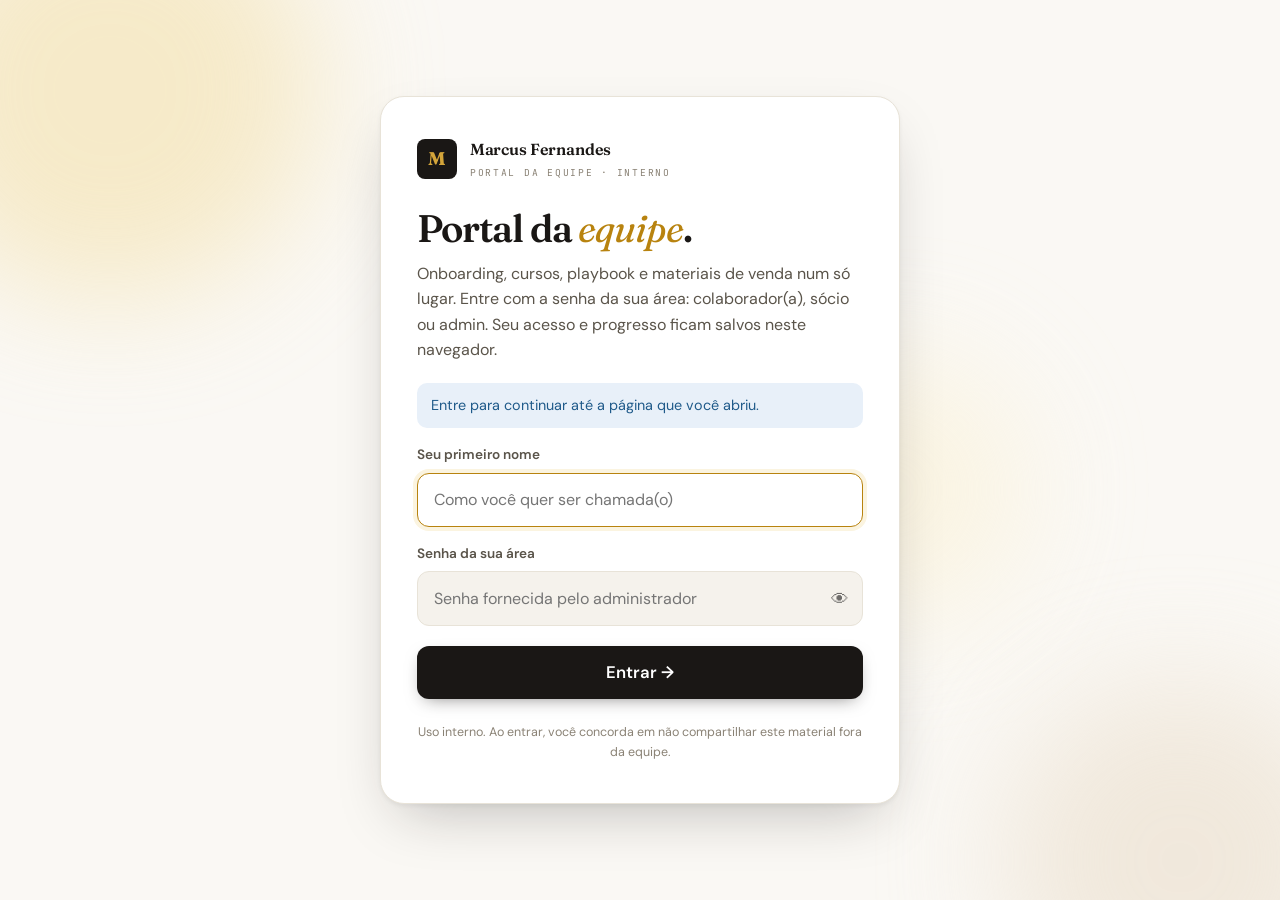
<file: colaborador/objecoes.html>
<!DOCTYPE html>
<html lang="pt-BR">
<head>
<meta charset="UTF-8">
<meta name="viewport" content="width=device-width, initial-scale=1.0">
<title>Guia de Objeções — Vendas com PNL</title>
<link rel="preconnect" href="https://fonts.googleapis.com">
<link href="https://fonts.googleapis.com/css2?family=Bebas+Neue&family=Syne:wght@400;600;700;800&family=JetBrains+Mono:wght@400;500&display=swap" rel="stylesheet">
<style>
:root {
  --black: #090909;
  --surface: #111111;
  --card: #161616;
  --card-hover: #1d1d1d;
  --gold: #E8A020;
  --gold-light: #F5C842;
  --gold-dim: rgba(232,160,32,0.15);
  --red: #C0392B;
  --red-dim: rgba(192,57,43,0.12);
  --green: #27AE60;
  --text: #F0EBE0;
  --text-muted: #8a8070;
  --text-dim: #4a4540;
  --border: rgba(232,160,32,0.12);
  --border-bright: rgba(232,160,32,0.35);
  --ff-display: 'Bebas Neue', sans-serif;
  --ff-body: 'Syne', sans-serif;
  --ff-mono: 'JetBrains Mono', monospace;
}

*, *::before, *::after { box-sizing: border-box; margin: 0; padding: 0; }

html { scroll-behavior: smooth; }

body {
  font-family: var(--ff-body);
  background: var(--black);
  color: var(--text);
  overflow-x: hidden;
  cursor: default;
}

/* ── NOISE OVERLAY ── */
body::before {
  content: '';
  position: fixed;
  inset: 0;
  background-image: url("data:image/svg+xml,%3Csvg viewBox='0 0 256 256' xmlns='http://www.w3.org/2000/svg'%3E%3Cfilter id='noise'%3E%3CfeTurbulence type='fractalNoise' baseFrequency='0.9' numOctaves='4' stitchTiles='stitch'/%3E%3C/filter%3E%3Crect width='100%25' height='100%25' filter='url(%23noise)' opacity='0.04'/%3E%3C/svg%3E");
  pointer-events: none;
  z-index: 9999;
  opacity: 0.4;
}

/* ── HERO ── */
.hero {
  min-height: 100vh;
  display: flex;
  flex-direction: column;
  align-items: center;
  justify-content: center;
  text-align: center;
  padding: 4rem 2rem;
  position: relative;
  overflow: hidden;
}

.hero-bg {
  position: absolute;
  inset: 0;
  background:
    radial-gradient(ellipse 80% 60% at 50% 0%, rgba(232,160,32,0.08) 0%, transparent 60%),
    radial-gradient(ellipse 40% 40% at 80% 80%, rgba(192,57,43,0.06) 0%, transparent 50%);
}

.hero-grid {
  position: absolute;
  inset: 0;
  background-image:
    linear-gradient(rgba(232,160,32,0.04) 1px, transparent 1px),
    linear-gradient(90deg, rgba(232,160,32,0.04) 1px, transparent 1px);
  background-size: 60px 60px;
  mask-image: radial-gradient(ellipse 80% 80% at 50% 50%, black 30%, transparent 80%);
}

.hero-eyebrow {
  font-family: var(--ff-mono);
  font-size: 0.7rem;
  letter-spacing: 0.35em;
  color: var(--gold);
  text-transform: uppercase;
  margin-bottom: 1.5rem;
  opacity: 0;
  animation: fadeUp 0.8s 0.2s forwards;
}

.hero h1 {
  font-family: var(--ff-display);
  font-size: clamp(3.5rem, 10vw, 9rem);
  line-height: 0.9;
  letter-spacing: 0.02em;
  margin-bottom: 1.5rem;
  opacity: 0;
  animation: fadeUp 0.8s 0.4s forwards;
}

.hero h1 .line-gold { color: var(--gold); display: block; }
.hero h1 .line-white { color: var(--text); display: block; }
.hero h1 .line-dim { color: var(--text-dim); display: block; }

.hero-sub {
  font-size: 1rem;
  color: var(--text-muted);
  max-width: 480px;
  line-height: 1.7;
  margin-bottom: 3rem;
  opacity: 0;
  animation: fadeUp 0.8s 0.6s forwards;
}

.hero-stats {
  display: flex;
  gap: 3rem;
  opacity: 0;
  animation: fadeUp 0.8s 0.8s forwards;
}

.stat {
  text-align: center;
}
.stat-num {
  font-family: var(--ff-display);
  font-size: 2.8rem;
  color: var(--gold);
  line-height: 1;
}
.stat-label {
  font-family: var(--ff-mono);
  font-size: 0.65rem;
  letter-spacing: 0.2em;
  color: var(--text-muted);
  margin-top: 0.3rem;
  text-transform: uppercase;
}

.scroll-hint {
  position: absolute;
  bottom: 2rem;
  left: 50%;
  transform: translateX(-50%);
  opacity: 0;
  animation: fadeUp 0.8s 1.2s forwards;
  display: flex;
  flex-direction: column;
  align-items: center;
  gap: 0.5rem;
}
.scroll-hint span {
  font-family: var(--ff-mono);
  font-size: 0.6rem;
  letter-spacing: 0.3em;
  color: var(--text-dim);
  text-transform: uppercase;
}
.scroll-line {
  width: 1px;
  height: 40px;
  background: linear-gradient(to bottom, var(--gold), transparent);
  animation: scrollPulse 2s infinite;
}

/* ── SECTION BASE ── */
.section {
  padding: 6rem 2rem;
  max-width: 1100px;
  margin: 0 auto;
}

.section-label {
  font-family: var(--ff-mono);
  font-size: 0.65rem;
  letter-spacing: 0.4em;
  color: var(--gold);
  text-transform: uppercase;
  margin-bottom: 0.75rem;
  display: flex;
  align-items: center;
  gap: 1rem;
}
.section-label::after {
  content: '';
  flex: 1;
  max-width: 60px;
  height: 1px;
  background: var(--gold);
  opacity: 0.4;
}

.section-title {
  font-family: var(--ff-display);
  font-size: clamp(2.5rem, 5vw, 4.5rem);
  line-height: 0.95;
  margin-bottom: 1rem;
  letter-spacing: 0.02em;
}

.section-desc {
  color: var(--text-muted);
  font-size: 0.95rem;
  line-height: 1.8;
  max-width: 520px;
  margin-bottom: 4rem;
}

/* ── OBJECTION CARDS ── */
.objections-grid {
  display: grid;
  grid-template-columns: 1fr;
  gap: 1.5rem;
}

.obj-card {
  background: var(--card);
  border: 1px solid var(--border);
  border-radius: 2px;
  overflow: hidden;
  transition: border-color 0.3s, background 0.3s;
  position: relative;
  opacity: 0;
  transform: translateX(-30px);
  transition: opacity 0.5s, transform 0.5s, border-color 0.3s, background 0.3s;
}
.obj-card.visible {
  opacity: 1;
  transform: translateX(0);
}
.obj-card:hover {
  border-color: var(--border-bright);
  background: var(--card-hover);
}
.obj-card::before {
  content: '';
  position: absolute;
  left: 0; top: 0; bottom: 0;
  width: 3px;
  background: var(--gold);
  transform: scaleY(0);
  transform-origin: top;
  transition: transform 0.4s cubic-bezier(0.4, 0, 0.2, 1);
}
.obj-card:hover::before { transform: scaleY(1); }

.obj-header {
  padding: 1.5rem 2rem 1rem;
  display: flex;
  align-items: flex-start;
  gap: 1.5rem;
  cursor: pointer;
  user-select: none;
}

.obj-number {
  font-family: var(--ff-display);
  font-size: 3rem;
  line-height: 1;
  color: var(--text-dim);
  flex-shrink: 0;
  transition: color 0.3s;
  min-width: 3rem;
}
.obj-card:hover .obj-number { color: var(--gold); }

.obj-header-text { flex: 1; }

.obj-tag {
  font-family: var(--ff-mono);
  font-size: 0.6rem;
  letter-spacing: 0.25em;
  text-transform: uppercase;
  color: var(--red);
  margin-bottom: 0.4rem;
}

.obj-title {
  font-family: var(--ff-body);
  font-size: 1.1rem;
  font-weight: 800;
  color: var(--text);
  line-height: 1.3;
}

.obj-toggle {
  width: 28px;
  height: 28px;
  border: 1px solid var(--border);
  border-radius: 50%;
  display: flex;
  align-items: center;
  justify-content: center;
  flex-shrink: 0;
  transition: all 0.3s;
  margin-top: 0.2rem;
}
.obj-toggle svg {
  width: 14px;
  height: 14px;
  stroke: var(--text-muted);
  transition: transform 0.3s, stroke 0.3s;
}
.obj-card.open .obj-toggle {
  border-color: var(--gold);
  background: var(--gold-dim);
}
.obj-card.open .obj-toggle svg {
  transform: rotate(180deg);
  stroke: var(--gold);
}

.obj-body {
  max-height: 0;
  overflow: hidden;
  transition: max-height 0.5s cubic-bezier(0.4, 0, 0.2, 1);
}
.obj-card.open .obj-body { max-height: 600px; }

.obj-inner {
  padding: 0 2rem 2rem 6.5rem;
  display: grid;
  grid-template-columns: 1fr 1fr;
  gap: 1.5rem;
}

.obj-block {
  background: rgba(255,255,255,0.02);
  border: 1px solid rgba(255,255,255,0.04);
  border-radius: 2px;
  padding: 1.25rem;
}

.obj-block-label {
  font-family: var(--ff-mono);
  font-size: 0.58rem;
  letter-spacing: 0.3em;
  text-transform: uppercase;
  margin-bottom: 0.75rem;
  display: flex;
  align-items: center;
  gap: 0.5rem;
}
.obj-block-label.behind { color: var(--text-dim); }
.obj-block-label.response { color: var(--gold); }
.obj-block-label .dot {
  width: 5px; height: 5px;
  border-radius: 50%;
  flex-shrink: 0;
}
.behind .dot { background: var(--text-dim); }
.response .dot { background: var(--gold); }

.obj-block p {
  font-size: 0.88rem;
  line-height: 1.75;
  color: var(--text-muted);
}
.obj-block p strong { color: var(--text); font-weight: 600; }
.obj-block blockquote {
  font-style: italic;
  font-size: 0.875rem;
  line-height: 1.7;
  color: var(--text);
  border-left: 2px solid var(--gold);
  padding-left: 1rem;
}

.technique-badge {
  margin-top: 1rem;
  padding: 0.5rem 0.85rem;
  background: var(--gold-dim);
  border: 1px solid rgba(232,160,32,0.2);
  border-radius: 2px;
  font-family: var(--ff-mono);
  font-size: 0.62rem;
  letter-spacing: 0.15em;
  color: var(--gold-light);
  text-transform: uppercase;
  display: inline-block;
}

/* ── PACER SECTION ── */
.pacer-section {
  padding: 5rem 2rem;
  background: linear-gradient(135deg, rgba(232,160,32,0.04) 0%, transparent 50%);
  border-top: 1px solid var(--border);
  border-bottom: 1px solid var(--border);
  position: relative;
  overflow: hidden;
}
.pacer-section::before {
  content: 'PACER';
  position: absolute;
  right: -2rem;
  top: 50%;
  transform: translateY(-50%) rotate(90deg);
  font-family: var(--ff-display);
  font-size: 12rem;
  color: rgba(232,160,32,0.03);
  letter-spacing: 0.1em;
  pointer-events: none;
  white-space: nowrap;
}

.pacer-inner { max-width: 1100px; margin: 0 auto; }

.pacer-steps {
  display: grid;
  grid-template-columns: repeat(5, 1fr);
  gap: 1px;
  background: var(--border);
  border: 1px solid var(--border);
  margin-top: 3rem;
}

.pacer-step {
  background: var(--card);
  padding: 2rem 1.5rem;
  position: relative;
  transition: background 0.3s;
  opacity: 0;
  transform: translateY(20px);
  transition: opacity 0.5s, transform 0.5s, background 0.3s;
}
.pacer-step.visible { opacity: 1; transform: translateY(0); }
.pacer-step:hover { background: var(--card-hover); }

.pacer-letter {
  font-family: var(--ff-display);
  font-size: 4rem;
  color: var(--gold);
  line-height: 1;
  margin-bottom: 0.75rem;
  opacity: 0.9;
}
.pacer-word {
  font-family: var(--ff-body);
  font-weight: 800;
  font-size: 0.8rem;
  text-transform: uppercase;
  letter-spacing: 0.1em;
  color: var(--text);
  margin-bottom: 0.75rem;
}
.pacer-desc {
  font-size: 0.8rem;
  color: var(--text-muted);
  line-height: 1.6;
}
.pacer-step::after {
  content: attr(data-n);
  position: absolute;
  bottom: 1rem;
  right: 1.25rem;
  font-family: var(--ff-mono);
  font-size: 0.6rem;
  color: var(--text-dim);
  letter-spacing: 0.2em;
}

/* ── GOLD INSIGHT ── */
.insight-box {
  max-width: 1100px;
  margin: 0 auto;
  padding: 3rem 2rem;
}
.insight-inner {
  background: var(--card);
  border: 1px solid var(--border-bright);
  border-radius: 2px;
  padding: 3rem;
  position: relative;
  overflow: hidden;
  opacity: 0;
  transform: scale(0.97);
  transition: opacity 0.6s, transform 0.6s;
}
.insight-inner.visible { opacity: 1; transform: scale(1); }
.insight-inner::before {
  content: '';
  position: absolute;
  top: 0; left: 0; right: 0;
  height: 2px;
  background: linear-gradient(90deg, transparent, var(--gold), transparent);
}

.insight-icon {
  font-size: 2.5rem;
  margin-bottom: 1.25rem;
}
.insight-title {
  font-family: var(--ff-display);
  font-size: 2rem;
  color: var(--gold);
  margin-bottom: 1rem;
  letter-spacing: 0.05em;
}
.insight-text {
  font-size: 0.95rem;
  line-height: 1.85;
  color: var(--text-muted);
  max-width: 700px;
}
.insight-text strong { color: var(--gold-light); font-weight: 600; }

/* ── FOOTER ── */
footer {
  text-align: center;
  padding: 3rem 2rem;
  border-top: 1px solid var(--border);
}
footer p {
  font-family: var(--ff-mono);
  font-size: 0.65rem;
  letter-spacing: 0.25em;
  color: var(--text-dim);
  text-transform: uppercase;
}

/* ── ANIMATIONS ── */
@keyframes fadeUp {
  from { opacity: 0; transform: translateY(20px); }
  to { opacity: 1; transform: translateY(0); }
}
@keyframes scrollPulse {
  0%, 100% { opacity: 0.4; transform: scaleY(1); }
  50% { opacity: 1; transform: scaleY(1.2); }
}

/* ── RESPONSIVE ── */
@media (max-width: 768px) {
  .obj-inner {
    grid-template-columns: 1fr;
    padding: 0 1.5rem 1.5rem 1.5rem;
  }
  .obj-header { gap: 1rem; padding: 1.25rem 1.5rem 0.75rem; }
  .obj-number { font-size: 2rem; min-width: 2rem; }
  .pacer-steps { grid-template-columns: 1fr 1fr; }
  .pacer-steps .pacer-step:last-child { grid-column: span 2; }
  .hero-stats { gap: 2rem; }
  .stat-num { font-size: 2rem; }
  .insight-inner { padding: 2rem; }
}

/* ── PROGRESS BAR ── */
.progress-bar {
  position: fixed;
  top: 0; left: 0;
  height: 2px;
  background: linear-gradient(90deg, var(--gold), var(--gold-light));
  width: 0%;
  z-index: 10000;
  transition: width 0.1s;
}

/* ── TOC NAV ── */
.toc {
  position: fixed;
  right: 1.5rem;
  top: 50%;
  transform: translateY(-50%);
  display: flex;
  flex-direction: column;
  gap: 0.5rem;
  z-index: 100;
}
.toc-dot {
  width: 6px; height: 6px;
  border-radius: 50%;
  background: var(--text-dim);
  transition: all 0.3s;
  cursor: pointer;
  position: relative;
}
.toc-dot:hover,
.toc-dot.active { background: var(--gold); transform: scale(1.5); }
.toc-dot::before {
  content: attr(data-label);
  position: absolute;
  right: 14px;
  top: 50%;
  transform: translateY(-50%);
  font-family: var(--ff-mono);
  font-size: 0.55rem;
  letter-spacing: 0.15em;
  text-transform: uppercase;
  color: var(--gold);
  white-space: nowrap;
  opacity: 0;
  pointer-events: none;
  transition: opacity 0.2s;
}
.toc-dot:hover::before { opacity: 1; }

@media (max-width: 768px) { .toc { display: none; } }
</style>
<meta name="robots" content="noindex, nofollow">
<script src="../assets/auth.js?v=20261002b"></script>
<script src="../assets/guard.js?v=20261002b" data-role="colaborador"></script>
</head>
<body>

<div class="progress-bar" id="progress"></div>

<nav class="toc" id="toc">
  <div class="toc-dot active" data-label="Início" onclick="scrollTo('#hero')"></div>
  <div class="toc-dot" data-label="Objeções" onclick="scrollTo('#objections')"></div>
  <div class="toc-dot" data-label="PACER" onclick="scrollTo('#pacer')"></div>
  <div class="toc-dot" data-label="Arma Secreta" onclick="scrollTo('#insight')"></div>
</nav>

<!-- HERO -->
<section class="hero" id="hero">
  <div class="hero-bg"></div>
  <div class="hero-grid"></div>
  <div class="hero-eyebrow">Guia de Vendas &amp; PNL · Sites para Negócios Locais</div>
  <h1>
    <span class="line-dim">Como Vencer</span>
    <span class="line-gold">7 Objeções</span>
    <span class="line-white">de Clientes</span>
  </h1>
  <p class="hero-sub">Cada "não" esconde um motivo. Este guia decodifica cada objeção e entrega a resposta certa — baseada em literatura de vendas e PNL.</p>
  <div class="hero-stats">
    <div class="stat">
      <div class="stat-num">7</div>
      <div class="stat-label">Objeções</div>
    </div>
    <div class="stat">
      <div class="stat-num">5</div>
      <div class="stat-label">Etapas PACER</div>
    </div>
    <div class="stat">
      <div class="stat-num">1</div>
      <div class="stat-label">Arma Secreta</div>
    </div>
  </div>
  <div class="scroll-hint">
    <span>Scroll</span>
    <div class="scroll-line"></div>
  </div>
</section>

<!-- OBJECTIONS -->
<div class="section" id="objections">
  <div class="section-label">Mapa de Objeções</div>
  <h2 class="section-title">O QUE ELES<br>DIZEM — E O<br>QUE PENSAM</h2>
  <p class="section-desc">Clique em cada objeção para revelar o que está por trás dela, a resposta ideal e a técnica de PNL aplicada.</p>

  <div class="objections-grid" id="objGrid">

    <!-- OBJ 1 -->
    <div class="obj-card" data-index="0">
      <div class="obj-header" onclick="toggleCard(this)">
        <div class="obj-number">01</div>
        <div class="obj-header-text">
          <div class="obj-tag">Objeção de Preço</div>
          <div class="obj-title">"Tá caro" / "Não tenho orçamento"</div>
        </div>
        <div class="obj-toggle">
          <svg viewBox="0 0 24 24" fill="none" stroke-width="2" stroke-linecap="round">
            <polyline points="6 9 12 15 18 9"/>
          </svg>
        </div>
      </div>
      <div class="obj-body">
        <div class="obj-inner">
          <div class="obj-block">
            <div class="obj-block-label behind"><span class="dot"></span>Por trás da objeção</div>
            <p>Não veem o <strong>valor real</strong>, ou estão comparando com zero — o custo de não ter site. A âncora de referência está errada.</p>
          </div>
          <div class="obj-block">
            <div class="obj-block-label response"><span class="dot"></span>Como responder</div>
            <blockquote>"Entendo. Quantos clientes por semana buscam seu negócio no Google e não te encontram com informação completa? Se o site trouxer só 3 pedidos a mais por mês, em quanto tempo ele se paga?"</blockquote>
            <div class="technique-badge">⚡ Reframe custo → ROI · Pergunta socrática</div>
          </div>
        </div>
      </div>
    </div>

    <!-- OBJ 2 -->
    <div class="obj-card" data-index="1">
      <div class="obj-header" onclick="toggleCard(this)">
        <div class="obj-number">02</div>
        <div class="obj-header-text">
          <div class="obj-tag">Objeção de Necessidade</div>
          <div class="obj-title">"Já tenho Instagram, não preciso de site"</div>
        </div>
        <div class="obj-toggle">
          <svg viewBox="0 0 24 24" fill="none" stroke-width="2" stroke-linecap="round">
            <polyline points="6 9 12 15 18 9"/>
          </svg>
        </div>
      </div>
      <div class="obj-body">
        <div class="obj-inner">
          <div class="obj-block">
            <div class="obj-block-label behind"><span class="dot"></span>Por trás da objeção</div>
            <p>Não percebem a <strong>diferença funcional</strong>. Instagram e site resolvem problemas distintos em momentos distintos da jornada do consumidor.</p>
          </div>
          <div class="obj-block">
            <div class="obj-block-label response"><span class="dot"></span>Como responder</div>
            <blockquote>"O Instagram é perfeito para relacionamento — você já faz isso muito bem com 35k seguidores. O site resolve outro problema: quando alguém digita 'hamburgueria Natal' no Google, o Instagram não aparece."</blockquote>
            <div class="technique-badge">⚡ Complementaridade · Nunca desvalorize o que o cliente já tem</div>
          </div>
        </div>
      </div>
    </div>

    <!-- OBJ 3 -->
    <div class="obj-card" data-index="2">
      <div class="obj-header" onclick="toggleCard(this)">
        <div class="obj-number">03</div>
        <div class="obj-header-text">
          <div class="obj-tag">Objeção de Risco</div>
          <div class="obj-title">"Não sei se vai funcionar"</div>
        </div>
        <div class="obj-toggle">
          <svg viewBox="0 0 24 24" fill="none" stroke-width="2" stroke-linecap="round">
            <polyline points="6 9 12 15 18 9"/>
          </svg>
        </div>
      </div>
      <div class="obj-body">
        <div class="obj-inner">
          <div class="obj-block">
            <div class="obj-block-label behind"><span class="dot"></span>Por trás da objeção</div>
            <p>Medo de perder dinheiro. Pode haver experiência ruim anterior ou simples <strong>desconfiança em promessas abstratas</strong> sem entrega concreta.</p>
          </div>
          <div class="obj-block">
            <div class="obj-block-label response"><span class="dot"></span>Como responder</div>
            <blockquote>"Por isso eu já montei o PRD completo com seu cardápio real, sua logo, seus depoimentos do Google. Você já pode ver exatamente o que será entregue antes de confirmar. Não é promessa — é algo concreto na sua mão."</blockquote>
            <div class="technique-badge">⚡ Prova antes da venda · Princípio da Reciprocidade (Cialdini)</div>
          </div>
        </div>
      </div>
    </div>

    <!-- OBJ 4 -->
    <div class="obj-card" data-index="3">
      <div class="obj-header" onclick="toggleCard(this)">
        <div class="obj-number">04</div>
        <div class="obj-header-text">
          <div class="obj-tag">Objeção de Procrastinação</div>
          <div class="obj-title">"Deixa eu pensar" / "Vou ver com meu sócio"</div>
        </div>
        <div class="obj-toggle">
          <svg viewBox="0 0 24 24" fill="none" stroke-width="2" stroke-linecap="round">
            <polyline points="6 9 12 15 18 9"/>
          </svg>
        </div>
      </div>
      <div class="obj-body">
        <div class="obj-inner">
          <div class="obj-block">
            <div class="obj-block-label behind"><span class="dot"></span>Por trás da objeção</div>
            <p>Não é recusa — é <strong>falta de urgência</strong> ou de clareza sobre o próximo passo. O cliente está confortável no status quo.</p>
          </div>
          <div class="obj-block">
            <div class="obj-block-label response"><span class="dot"></span>Como responder</div>
            <blockquote>"Claro. Só quero deixar claro: o PRD está pronto, o site pode ficar no ar em X dias. Enquanto esperamos, quantas pessoas estão buscando hambúrguer em Natal e encontrando outra hamburgueria?"</blockquote>
            <div class="technique-badge">⚡ Âncora temporal negativa (PNL) · FOMO sem pressão explícita</div>
          </div>
        </div>
      </div>
    </div>

    <!-- OBJ 5 -->
    <div class="obj-card" data-index="4">
      <div class="obj-header" onclick="toggleCard(this)">
        <div class="obj-number">05</div>
        <div class="obj-header-text">
          <div class="obj-tag">Objeção de Competição</div>
          <div class="obj-title">"Outro cara faz mais barato"</div>
        </div>
        <div class="obj-toggle">
          <svg viewBox="0 0 24 24" fill="none" stroke-width="2" stroke-linecap="round">
            <polyline points="6 9 12 15 18 9"/>
          </svg>
        </div>
      </div>
      <div class="obj-body">
        <div class="obj-inner">
          <div class="obj-block">
            <div class="obj-block-label behind"><span class="dot"></span>Por trás da objeção</div>
            <p>Comparação por preço porque <strong>não percebe diferença de valor</strong>. O cliente ainda não viu o que te diferencia concretamente do template genérico.</p>
          </div>
          <div class="obj-block">
            <div class="obj-block-label response"><span class="dot"></span>Como responder</div>
            <blockquote>"Provavelmente faz mesmo. A questão: o outro já chegou com seu cardápio real mapeado, sua logo analisada, seus reviews selecionados? Ou vai entregar um template com 'Lorem Ipsum' trocado pelo seu nome?"</blockquote>
            <div class="technique-badge">⚡ Venda por contraste · Nunca ataque o concorrente diretamente</div>
          </div>
        </div>
      </div>
    </div>

    <!-- OBJ 6 -->
    <div class="obj-card" data-index="5">
      <div class="obj-header" onclick="toggleCard(this)">
        <div class="obj-number">06</div>
        <div class="obj-header-text">
          <div class="obj-tag">Objeção de Esforço</div>
          <div class="obj-title">"Não tenho tempo para cuidar disso"</div>
        </div>
        <div class="obj-toggle">
          <svg viewBox="0 0 24 24" fill="none" stroke-width="2" stroke-linecap="round">
            <polyline points="6 9 12 15 18 9"/>
          </svg>
        </div>
      </div>
      <div class="obj-body">
        <div class="obj-inner">
          <div class="obj-block">
            <div class="obj-block-label behind"><span class="dot"></span>Por trás da objeção</div>
            <p>Creem que terão <strong>trabalho ou responsabilidade</strong> após contratar. O cliente já está sobrecarregado e não quer mais uma coisa na lista.</p>
          </div>
          <div class="obj-block">
            <div class="obj-block-label response"><span class="dot"></span>Como responder</div>
            <blockquote>"Justamente por isso o site é entregue pronto. O único momento que preciso de você são 20 minutos para confirmar os preços do cardápio. O resto está feito. Literalmente."</blockquote>
            <div class="technique-badge">⚡ Pace &amp; Lead (PNL) · Eliminação da objeção por demonstração</div>
          </div>
        </div>
      </div>
    </div>

    <!-- OBJ 7 -->
    <div class="obj-card" data-index="6">
      <div class="obj-header" onclick="toggleCard(this)">
        <div class="obj-number">07</div>
        <div class="obj-header-text">
          <div class="obj-tag">Objeção de Conforto</div>
          <div class="obj-title">"Meu negócio funciona bem sem site"</div>
        </div>
        <div class="obj-toggle">
          <svg viewBox="0 0 24 24" fill="none" stroke-width="2" stroke-linecap="round">
            <polyline points="6 9 12 15 18 9"/>
          </svg>
        </div>
      </div>
      <div class="obj-body">
        <div class="obj-inner">
          <div class="obj-block">
            <div class="obj-block-label behind"><span class="dot"></span>Por trás da objeção</div>
            <p><strong>Zona de conforto.</strong> Sucesso atual cria cegueira para oportunidades. "Se não está quebrado, não precisa consertar."</p>
          </div>
          <div class="obj-block">
            <div class="obj-block-label response"><span class="dot"></span>Como responder</div>
            <blockquote>"Ótimo. Mas o Sushi Home do lado de vocês na Candelária também não funcionava bem. Imagina se ele lançar o site antes de você. Quem aparece primeiro no Google quando buscam 'hambúrguer Candelária'?"</blockquote>
            <div class="technique-badge">⚡ Ancoragem competitiva local · FOMO de território (PNL)</div>
          </div>
        </div>
      </div>
    </div>

  </div>
</div>

<!-- PACER -->
<section class="pacer-section" id="pacer">
  <div class="pacer-inner">
    <div class="section-label">Framework Universal</div>
    <h2 class="section-title" style="margin-bottom:0.5rem;">O PADRÃO<br>DE OURO</h2>
    <p class="section-desc">Use esta estrutura para <em>qualquer</em> objeção que aparecer. A ordem importa.</p>

    <div class="pacer-steps">
      <div class="pacer-step" data-n="01/05">
        <div class="pacer-letter">P</div>
        <div class="pacer-word">Pause</div>
        <div class="pacer-desc">Nunca responda imediatamente. Deixe a objeção respirar 2 segundos. O silêncio demonstra confiança.</div>
      </div>
      <div class="pacer-step" data-n="02/05">
        <div class="pacer-letter">A</div>
        <div class="pacer-word">Acknowledge</div>
        <div class="pacer-desc">Valide sem concordar: <em>"Faz sentido pensar assim"</em> / <em>"É uma preocupação legítima"</em>. Baixa a guarda do cliente.</div>
      </div>
      <div class="pacer-step" data-n="03/05">
        <div class="pacer-letter">C</div>
        <div class="pacer-word">Clarify</div>
        <div class="pacer-desc">Entenda o real motivo: <em>"Quando você diz caro, está comparando com o quê?"</em> A objeção dita raramente é a real.</div>
      </div>
      <div class="pacer-step" data-n="04/05">
        <div class="pacer-letter">E</div>
        <div class="pacer-word">Evidence</div>
        <div class="pacer-desc">Apresente o contra-argumento com <strong>prova concreta</strong>. O PRD já é a sua prova — use-o.</div>
      </div>
      <div class="pacer-step" data-n="05/05">
        <div class="pacer-letter">R</div>
        <div class="pacer-word">Redirect</div>
        <div class="pacer-desc">Devolva com uma pergunta que faz o cliente <strong>chegar à conclusão sozinho</strong>. Quem convence é o cliente, não você.</div>
      </div>
    </div>
  </div>
</section>

<!-- INSIGHT FINAL -->
<div class="insight-box" id="insight">
  <div class="insight-inner">
    <div class="insight-icon">🎯</div>
    <div class="insight-title">A ARMA SECRETA</div>
    <p class="insight-text">
      O PRD que você gerou não é só um documento técnico —
      <strong>ele é o principal argumento de venda.</strong><br><br>
      Quando você entrega ao dono do Gourmet Burguer um documento com o cardápio
      dele completo, a logo analisada, os depoimentos reais dos clientes e o wireframe
      do site já estruturado, você elimina as objeções <strong>3, 5 e 6 antes mesmo
      de a reunião começar.</strong><br><br>
      Isso é o que em vendas se chama de <strong>"give before you ask"</strong> —
      e é provavelmente a técnica mais eficaz para serviços digitais para
      pequenos negócios. Você ativa o princípio da <strong>reciprocidade de Cialdini</strong>:
      o cliente já recebeu algo de valor, e inconscientemente sente que deve dar
      algo em troca.
    </p>
  </div>
</div>

<footer>
  <p>Guia de Vendas &amp; PNL · Sites para Negócios Locais · Natal/RN · 2026</p>
</footer>

<script>
// ── Progress bar
const progress = document.getElementById('progress');
window.addEventListener('scroll', () => {
  const pct = (window.scrollY / (document.body.scrollHeight - window.innerHeight)) * 100;
  progress.style.width = pct + '%';
});

// ── Accordion
function toggleCard(header) {
  const card = header.closest('.obj-card');
  const isOpen = card.classList.contains('open');
  document.querySelectorAll('.obj-card.open').forEach(c => c.classList.remove('open'));
  if (!isOpen) card.classList.add('open');
}

// ── Intersection Observer for animations
const observer = new IntersectionObserver((entries) => {
  entries.forEach(entry => {
    if (entry.isIntersecting) {
      entry.target.classList.add('visible');
      observer.unobserve(entry.target);
    }
  });
}, { threshold: 0.1 });

// Stagger obj cards
document.querySelectorAll('.obj-card').forEach((card, i) => {
  card.style.transitionDelay = `${i * 0.07}s`;
  observer.observe(card);
});

document.querySelectorAll('.pacer-step').forEach((step, i) => {
  step.style.transitionDelay = `${i * 0.1}s`;
  observer.observe(step);
});

document.querySelectorAll('.insight-inner').forEach(el => observer.observe(el));

// ── TOC active state
const sections = ['hero','objections','pacer','insight'];
const dots = document.querySelectorAll('.toc-dot');

function updateToc() {
  const scrollPos = window.scrollY + window.innerHeight / 2;
  sections.forEach((id, i) => {
    const el = document.getElementById(id);
    if (!el) return;
    if (scrollPos >= el.offsetTop) {
      dots.forEach(d => d.classList.remove('active'));
      dots[i]?.classList.add('active');
    }
  });
}

function scrollTo(hash) {
  const el = document.querySelector(hash);
  if (el) el.scrollIntoView({ behavior: 'smooth' });
}

window.addEventListener('scroll', updateToc);

// ── Auto-open first card after delay
setTimeout(() => {
  const first = document.querySelector('.obj-card');
  if (first) first.querySelector('.obj-header').click();
}, 1200);
</script>
<script src="../assets/share.js?v=20261002b"></script>
<script>
  Share.enhance('.obj-card, .pacer', { text: true, image: true });
</script>
</body>
</html>
</file>
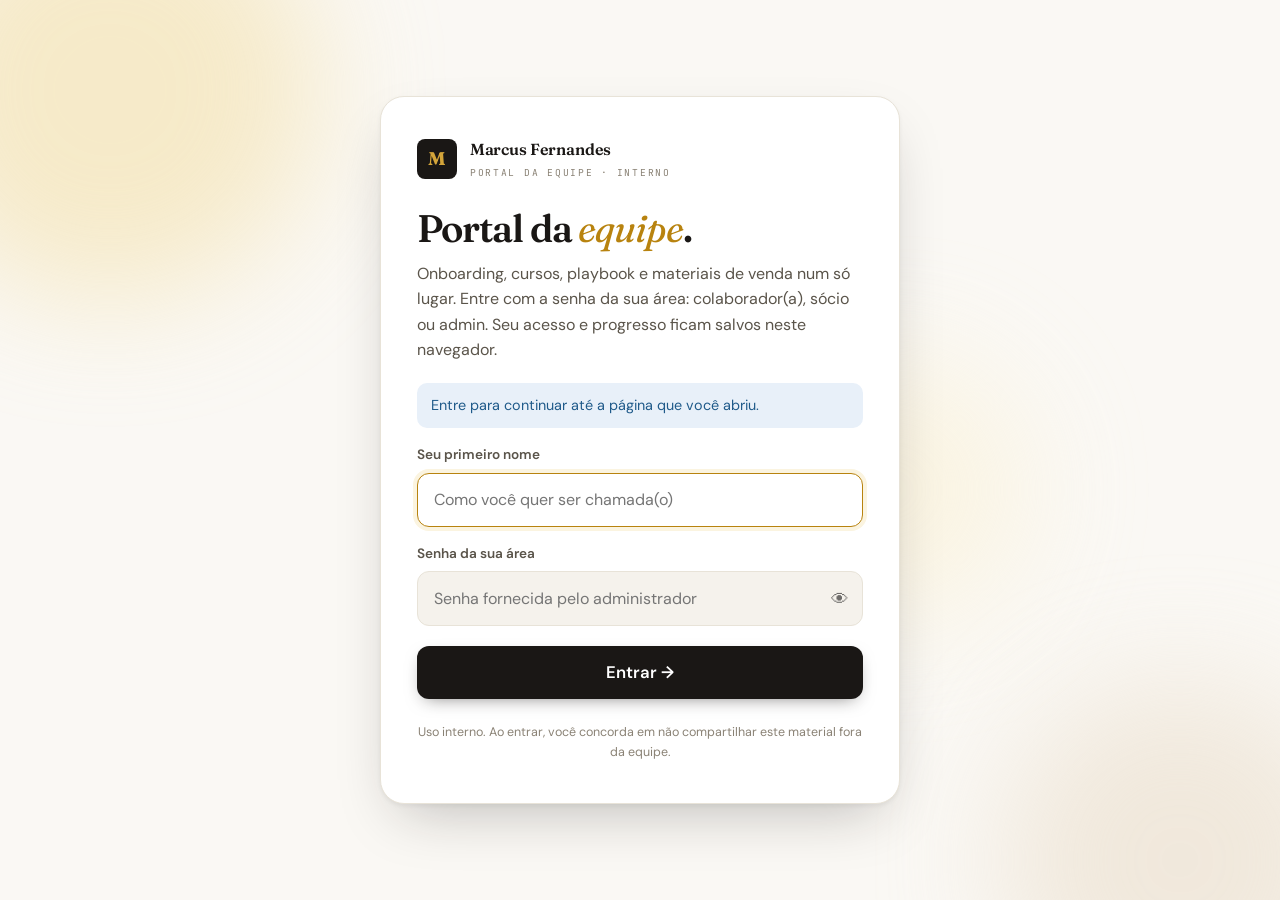
<file: playbook/comercial.html>
<!doctype html><html><head><meta charset="utf-8"><meta name="viewport" content="width=device-width,initial-scale=1,viewport-fit=cover"><meta name="robots" content="noindex, nofollow"><title>Playbook Comercial — Marcus &amp; Michael</title>
<script src="../assets/auth.js?v=20261002b"></script>
<script src="../assets/guard.js?v=20261002b" data-role="colaborador"></script><style>:root{color-scheme:light;box-sizing:border-box;padding-top:env(safe-area-inset-top,0px);padding-bottom:env(safe-area-inset-bottom,0px)}html{scroll-padding-top:env(safe-area-inset-top,0px)}body{margin:0;padding:0;font:14px -apple-system,BlinkMacSystemFont,sans-serif;background:#faf9f5;color:#141413}img{max-width:100%}[hidden]:not([hidden=until-found i]){display:none!important}</style></head><body>
<link rel="preconnect" href="https://fonts.googleapis.com">
<link rel="preconnect" href="https://fonts.gstatic.com" crossorigin>
<link rel="stylesheet" href="https://fonts.googleapis.com/css2?family=Bricolage+Grotesque:opsz,wght@12..96,500;12..96,700;12..96,800&family=Public+Sans:ital,wght@0,400;0,500;0,600;1,400&family=JetBrains+Mono:wght@400;600&display=swap">

<style>
:root{
  color-scheme: light;
  --paper:#FAFAF7;
  --surface:#FFFFFF;
  --surface-2:#F2F1EC;
  --ink:#16191C;
  --ink-2:#565C63;
  --ink-3:#8A9097;
  --line:#E3E1DA;
  --line-2:#CFCCC3;
  --teal:#0E5257;
  --teal-soft:#DCEAE9;
  --amber:#A6620A;
  --amber-soft:#F6E8D5;
  --good:#2F6B4F;
  --bad:#8E3A2E;
  --shadow:0 1px 2px rgba(20,25,28,.05), 0 8px 24px -12px rgba(20,25,28,.14);
}
@media (prefers-color-scheme: dark){
  :root:not([data-theme="light"]){
    color-scheme: dark;
    --paper:#131619;
    --surface:#1A1E22;
    --surface-2:#22272C;
    --ink:#E9E7E2;
    --ink-2:#A8ADB3;
    --ink-3:#757C83;
    --line:#2A2F35;
    --line-2:#3A4149;
    --teal:#5FB0AF;
    --teal-soft:#16302F;
    --amber:#D89A4E;
    --amber-soft:#332618;
    --good:#6FB58F;
    --bad:#D08272;
    --shadow:0 1px 2px rgba(0,0,0,.3), 0 8px 24px -12px rgba(0,0,0,.6);
  }
}
:root[data-theme="dark"]{
  color-scheme: dark;
  --paper:#131619;
  --surface:#1A1E22;
  --surface-2:#22272C;
  --ink:#E9E7E2;
  --ink-2:#A8ADB3;
  --ink-3:#757C83;
  --line:#2A2F35;
  --line-2:#3A4149;
  --teal:#5FB0AF;
  --teal-soft:#16302F;
  --amber:#D89A4E;
  --amber-soft:#332618;
  --good:#6FB58F;
  --bad:#D08272;
  --shadow:0 1px 2px rgba(0,0,0,.3), 0 8px 24px -12px rgba(0,0,0,.6);
}

*{box-sizing:border-box}
body{
  margin:0;
  background:var(--paper);
  color:var(--ink);
  font-family:"Public Sans", ui-sans-serif, system-ui, -apple-system, sans-serif;
  font-size:16px;
  line-height:1.65;
  -webkit-font-smoothing:antialiased;
}
h1,h2,h3,h4{font-family:"Bricolage Grotesque", ui-sans-serif, system-ui, sans-serif; text-wrap:balance; margin:0; letter-spacing:-.015em}
p{margin:0}
a{color:var(--teal)}

.mono{font-family:"JetBrains Mono", ui-monospace, SFMono-Regular, monospace}

/* ── shell ───────────────────────────── */
.shell{display:grid; grid-template-columns:232px minmax(0,1fr); gap:0; max-width:1240px; margin:0 auto; align-items:start}

.nav{
  position:sticky; top:env(safe-area-inset-top, 0px);
  padding:28px 20px 40px 24px;
  border-right:1px solid var(--line);
  max-height:100vh; overflow-y:auto;
}
.nav-brand{font-family:"Bricolage Grotesque",sans-serif; font-weight:800; font-size:15px; letter-spacing:-.01em; line-height:1.25; margin-bottom:4px}
.nav-sub{font-size:11.5px; color:var(--ink-3); margin-bottom:22px; letter-spacing:.02em}
.nav a{
  display:block; padding:5px 0; font-size:13.5px; color:var(--ink-2);
  text-decoration:none; border-left:2px solid transparent; padding-left:10px; margin-left:-12px;
  transition:color .15s, border-color .15s;
}
.nav a:hover{color:var(--ink); border-left-color:var(--line-2)}
.nav-grp{font-size:10.5px; text-transform:uppercase; letter-spacing:.1em; color:var(--ink-3); margin:18px 0 6px; font-weight:600}

.main{padding:28px 32px 100px; min-width:0}

/* ── masthead ────────────────────────── */
.mast{border-bottom:2px solid var(--ink); padding-bottom:20px; margin-bottom:34px}
.eyebrow{
  font-family:"JetBrains Mono",monospace; font-size:11px; letter-spacing:.14em;
  text-transform:uppercase; color:var(--amber); font-weight:600; margin-bottom:10px;
}
.mast h1{font-size:clamp(34px,5.4vw,50px); font-weight:800; line-height:1.02; margin-bottom:12px}
.mast .lede{font-size:17px; color:var(--ink-2); max-width:62ch}
.mast-meta{display:flex; flex-wrap:wrap; gap:8px; margin-top:18px}
.tag{
  font-family:"JetBrains Mono",monospace; font-size:11px; padding:3px 9px;
  border:1px solid var(--line-2); border-radius:3px; color:var(--ink-2); letter-spacing:.02em;
}

/* ── sections ────────────────────────── */
section{margin-bottom:56px; scroll-margin-top:24px}
section > h2{
  font-size:26px; font-weight:700; margin-bottom:6px; line-height:1.15;
  display:flex; align-items:baseline; gap:12px;
}
.num{
  font-family:"JetBrains Mono",monospace; font-size:12px; font-weight:600;
  color:var(--amber); letter-spacing:.06em; flex:none;
}
.sec-lede{color:var(--ink-2); max-width:68ch; margin-bottom:24px; font-size:15.5px}
h3{font-size:18px; font-weight:700; margin:30px 0 10px}
h4{font-size:14.5px; font-weight:600; margin:22px 0 8px; color:var(--ink)}
.prose{max-width:70ch}
.prose p + p{margin-top:12px}
.prose p{margin-bottom:0}

/* ── components ──────────────────────── */
.card{
  background:var(--surface); border:1px solid var(--line); border-radius:8px;
  padding:20px 22px; box-shadow:var(--shadow);
}
.grid2{display:grid; grid-template-columns:repeat(auto-fit,minmax(270px,1fr)); gap:14px}
.grid3{display:grid; grid-template-columns:repeat(auto-fit,minmax(200px,1fr)); gap:14px}

.script{
  background:var(--surface); border:1px solid var(--line);
  border-left:3px solid var(--teal); border-radius:0 6px 6px 0;
  padding:14px 18px; margin:12px 0; font-size:15px; line-height:1.6;
}
.script .who{
  font-family:"JetBrains Mono",monospace; font-size:10.5px; text-transform:uppercase;
  letter-spacing:.1em; color:var(--teal); font-weight:600; display:block; margin-bottom:6px;
}
.script em{color:var(--ink-3); font-style:italic}

.callout{
  background:var(--amber-soft); border:1px solid color-mix(in srgb, var(--amber) 30%, transparent);
  border-radius:8px; padding:16px 20px; margin:18px 0;
}
.callout h4{margin:0 0 6px; color:var(--amber); font-size:13px; text-transform:uppercase; letter-spacing:.07em; font-family:"JetBrains Mono",monospace; font-weight:600}
.callout p{font-size:14.5px; line-height:1.6}
.callout p + p{margin-top:8px}

table{width:100%; border-collapse:collapse; font-size:14.5px}
.tbl-wrap{overflow-x:auto; margin:14px 0; border:1px solid var(--line); border-radius:8px; background:var(--surface)}
th{
  text-align:left; font-family:"JetBrains Mono",monospace; font-size:10.5px; font-weight:600;
  text-transform:uppercase; letter-spacing:.09em; color:var(--ink-2);
  padding:11px 14px; background:var(--surface-2); border-bottom:1px solid var(--line); white-space:nowrap;
}
td{padding:11px 14px; border-bottom:1px solid var(--line); vertical-align:top}
tr:last-child td{border-bottom:none}
td strong{font-weight:600}
.num-cell{font-family:"JetBrains Mono",monospace; font-variant-numeric:tabular-nums; white-space:nowrap}

ul.clean{list-style:none; padding:0; margin:10px 0; display:flex; flex-direction:column; gap:7px}
ul.clean li{padding-left:20px; position:relative; font-size:15px; line-height:1.55}
ul.clean li::before{content:"—"; position:absolute; left:0; color:var(--ink-3)}
ul.do li::before{content:"✓"; color:var(--good); font-weight:700}
ul.dont li::before{content:"✕"; color:var(--bad); font-weight:700}

.pill{
  display:inline-block; font-family:"JetBrains Mono",monospace; font-size:10.5px;
  padding:2px 8px; border-radius:99px; letter-spacing:.04em; font-weight:600;
}
.pill-teal{background:var(--teal-soft); color:var(--teal)}
.pill-amber{background:var(--amber-soft); color:var(--amber)}

figure{margin:20px 0}
figcaption{font-size:12.5px; color:var(--ink-3); margin-top:10px; font-family:"JetBrains Mono",monospace; letter-spacing:.02em}
svg{max-width:100%; height:auto; display:block}

.stat-row{display:grid; grid-template-columns:repeat(auto-fit,minmax(130px,1fr)); gap:1px; background:var(--line); border:1px solid var(--line); border-radius:8px; overflow:hidden; margin:18px 0}
.stat{background:var(--surface); padding:14px 16px}
.stat .v{font-family:"Bricolage Grotesque",sans-serif; font-size:26px; font-weight:700; line-height:1.1; font-variant-numeric:tabular-nums}
.stat .l{font-size:12px; color:var(--ink-2); margin-top:2px; line-height:1.35}

.timeline{display:flex; flex-direction:column; gap:0; margin:18px 0}
.tl-item{display:grid; grid-template-columns:70px 1fr; gap:16px; padding:14px 0; border-bottom:1px solid var(--line)}
.tl-item:last-child{border-bottom:none}
.tl-day{font-family:"JetBrains Mono",monospace; font-size:12px; font-weight:600; color:var(--amber); padding-top:2px}
.tl-body h4{margin:0 0 4px; font-size:15px}
.tl-body p{font-size:14.5px; color:var(--ink-2)}

.obj{background:var(--surface); border:1px solid var(--line); border-radius:8px; padding:16px 18px}
.obj .q{font-weight:600; font-size:15px; margin-bottom:8px; color:var(--ink)}
.obj .a{font-size:14.5px; color:var(--ink-2); line-height:1.6}
.obj .note{font-size:13px; color:var(--ink-3); margin-top:8px; font-style:italic}

footer{border-top:1px solid var(--line); padding-top:20px; margin-top:20px; font-size:13px; color:var(--ink-3)}

@media (max-width: 880px){
  .shell{grid-template-columns:1fr}
  .nav{
    position:sticky; top:env(safe-area-inset-top, 0px); z-index:10;
    max-height:none; overflow-x:auto; overflow-y:visible;
    border-right:none; border-bottom:1px solid var(--line);
    padding:12px 16px; background:var(--paper);
    display:flex; align-items:center; gap:14px; white-space:nowrap;
  }
  .nav-brand{margin:0; font-size:13px}
  .nav-sub, .nav-grp{display:none}
  .nav a{display:inline-block; padding:4px 0; margin:0; border-left:none; border-bottom:2px solid transparent; font-size:13px}
  .nav a:hover{border-left-color:transparent; border-bottom-color:var(--line-2)}
  .main{padding:22px 16px 80px}
}
@media (prefers-reduced-motion: reduce){*{transition:none !important; animation:none !important}}
.nav{top:44px !important; max-height:calc(100vh - 44px) !important}
@media (max-width:880px){.nav{top:44px !important}}
.nav a.ext{color:var(--teal); font-weight:600}
.xref{display:flex; flex-wrap:wrap; gap:8px; margin:14px 0 0}
.xref a{font-family:"JetBrains Mono",monospace; font-size:11px; padding:5px 10px; border:1px solid var(--line-2); border-radius:4px; text-decoration:none; color:var(--ink-2)}
.xref a:hover{border-color:var(--teal); color:var(--teal)}
</style>

<div class="shell">

<nav class="nav">
  <div class="nav-brand">Playbook Comercial</div>
  <div class="nav-sub">Marcus &amp; Michael · v1.0</div>

  <div class="nav-grp">Fundamentos</div>
  <a href="#funil">A matemática do funil</a>
  <a href="#territorio">Onde atuamos</a>
  <a href="#icp">Para quem vendemos</a>

  <div class="nav-grp">Topo do funil</div>
  <a href="#lista">Lista e pontuação</a>
  <a href="#auditoria">A auditoria</a>
  <a href="#email">E-mail frio</a>

  <div class="nav-grp">Conversa</div>
  <a href="#diagnostico">Diagnóstico</a>
  <a href="#proposta">Proposta</a>
  <a href="#objecoes">Objeções</a>
  <a href="#fechamento">Fechamento</a>

  <div class="nav-grp">Controle</div>
  <a href="#metricas">Métricas</a>

  <div class="nav-grp">Portal</div>
  <a class="ext" href="../index.html">⌂ Início do portal</a>
  <a class="ext" href="./">Playbook Dublin · scripts PT/EN</a>
  <a class="ext" href="../onboarding/">Academia de Vendas</a>
  <a class="ext" href="../onboarding/#cheatsheet">Cola rápida</a>
</nav>

<main class="main">

<header class="mast">
  <div class="eyebrow">Processo comercial · Serviços e produtos</div>
  <h1>Playbook Comercial</h1>
  <p class="lede">O processo do primeiro contato ao contrato assinado. Serve para que qualquer um dos dois conduza a mesma venda, do mesmo jeito, com o mesmo resultado.</p>
  <div class="mast-meta">
    <span class="tag">Dublin · Irlanda · Europa</span>
    <span class="tag">Ticket €1.200–5.000</span>
    <span class="tag">Ciclo alvo &lt; 30 dias</span>
    <span class="tag">v1.0 · set/2026</span>
  </div>
  <div class="xref"><a href="./">↗ Scripts PT/EN, sequências B e C, WhatsApp e LinkedIn: Playbook Dublin</a><a href="../onboarding/#cheatsheet">↗ Cola rápida</a><a href="../onboarding/#folheto">↗ Folheto para o cliente</a></div>
  <div class="callout" style="margin-top:18px"><h4>Este documento manda</h4><p>Em caso de divergência entre este Playbook Comercial e o Playbook Dublin, a Academia ou a cola rápida, vale o que está aqui. Os outros materiais foram alinhados a este em setembro de 2026; o que sobrou de específico neles (mensagens em inglês, WhatsApp, LinkedIn, mercado Brasil) complementa, não contradiz.</p></div>
</header>

<!-- ══════════ FUNIL ══════════ -->
<section id="funil">
  <h2><span class="num">01</span> A matemática do funil</h2>
  <p class="sec-lede">Tudo neste documento existe para mover um número de uma etapa para a seguinte. Estes são os números que perseguimos — e é por eles que sabemos onde o processo está furando.</p>

  <figure>
    <svg viewBox="0 0 700 340" role="img" aria-label="Funil comercial: 200 prospects geram 1 cliente">
      <defs>
        <linearGradient id="fg" x1="0" y1="0" x2="0" y2="1">
          <stop offset="0%" stop-color="var(--teal)" stop-opacity="0.92"/>
          <stop offset="100%" stop-color="var(--amber)" stop-opacity="0.92"/>
        </linearGradient>
      </defs>

      <!-- stage bands -->
      <g>
        <path d="M30,14 L430,14 L396,62 L64,62 Z" fill="url(#fg)" opacity="0.95"/>
        <path d="M66,66 L394,66 L365,114 L95,114 Z" fill="url(#fg)" opacity="0.82"/>
        <path d="M97,118 L363,118 L334,166 L126,166 Z" fill="url(#fg)" opacity="0.69"/>
        <path d="M128,170 L332,170 L305,218 L155,218 Z" fill="url(#fg)" opacity="0.56"/>
        <path d="M157,222 L303,222 L276,270 L184,270 Z" fill="url(#fg)" opacity="0.43"/>
        <path d="M186,274 L274,274 L254,322 L206,322 Z" fill="url(#fg)" opacity="0.30"/>
      </g>

      <!-- labels inside -->
      <g font-family="JetBrains Mono, monospace" font-size="13" font-weight="600" fill="#FFFFFF" text-anchor="middle">
        <text x="230" y="43">200</text>
        <text x="230" y="95">10</text>
        <text x="230" y="147">6</text>
        <text x="230" y="199">3</text>
        <text x="230" y="251">2</text>
        <text x="230" y="303">1</text>
      </g>

      <!-- leader lines -->
      <g stroke="var(--line-2)" stroke-width="1" stroke-dasharray="2 3">
        <line x1="420" y1="38" x2="442" y2="38"/>
        <line x1="386" y1="90" x2="442" y2="90"/>
        <line x1="355" y1="142" x2="442" y2="142"/>
        <line x1="324" y1="194" x2="442" y2="194"/>
        <line x1="295" y1="246" x2="442" y2="246"/>
        <line x1="266" y1="298" x2="442" y2="298"/>
      </g>

      <!-- right labels -->
      <g font-family="Public Sans, sans-serif" font-size="12.5" fill="var(--ink-2)">
        <text x="450" y="43">prospects abordados</text>
        <text x="450" y="95">respostas</text>
        <text x="450" y="147">auditorias entregues</text>
        <text x="450" y="199">diagnósticos</text>
        <text x="450" y="251">propostas</text>
        <text x="450" y="303">cliente fechado</text>
      </g>

      <!-- conversion ticks left -->
      <g font-family="JetBrains Mono, monospace" font-size="11" fill="var(--amber)" text-anchor="end">
        <text x="58" y="95">5%</text>
        <text x="89" y="147">60%</text>
        <text x="120" y="199">50%</text>
        <text x="149" y="251">67%</text>
        <text x="178" y="303">50%</text>
      </g>
    </svg>
    <figcaption>Taxas-alvo por etapa. Uma semana de prospecção a 200 abordagens produz aproximadamente um cliente.</figcaption>
  </figure>

  <div class="stat-row">
    <div class="stat"><div class="v">200</div><div class="l">abordagens por semana</div></div>
    <div class="stat"><div class="v">≈1</div><div class="l">cliente por semana</div></div>
    <div class="stat"><div class="v">€1.200</div><div class="l">ticket médio de site</div></div>
    <div class="stat"><div class="v">€60–150</div><div class="l">recorrência por cliente</div></div>
  </div>

  <div class="prose">
    <p>A recorrência é o que muda o jogo. Um projeto fechado vale €1.200 uma vez; o mesmo cliente em manutenção vale €720 a €1.800 por ano, todo ano, sem nova venda. Trinta clientes em manutenção pagam a operação antes de qualquer projeto novo.</p>
  </div>

  <div class="callout">
    <h4>A regra que sustenta o funil inteiro</h4>
    <p>A taxa de resposta de 5% só existe porque cada abordagem carrega três observações verdadeiras e específicas sobre aquele negócio. Um e-mail genérico converte a 0,5% — dez vezes pior.</p>
    <p>Se não conseguimos escrever as três observações, não mandamos o e-mail. A pesquisa é o produto que entregamos antes de vender qualquer coisa.</p>
  </div>
</section>

<!-- ══════════ TERRITÓRIO ══════════ -->
<section id="territorio">
  <h2><span class="num">02</span> Onde atuamos</h2>
  <p class="sec-lede">Entregamos remotamente, então geografia não limita o trabalho — limita os argumentos disponíveis e o tipo de abordagem.</p>

  <figure>
    <svg viewBox="0 0 700 250" role="img" aria-label="Três círculos de atuação: núcleo Dublin, Irlanda, Europa">
      <circle cx="200" cy="125" r="112" fill="var(--teal)" opacity="0.08" stroke="var(--line-2)" stroke-width="1"/>
      <circle cx="200" cy="125" r="74" fill="var(--teal)" opacity="0.14" stroke="var(--line-2)" stroke-width="1"/>
      <circle cx="200" cy="125" r="38" fill="var(--teal)" opacity="0.30" stroke="var(--teal)" stroke-width="1.5"/>

      <g font-family="JetBrains Mono, monospace" font-size="11" font-weight="600" fill="var(--teal)" text-anchor="middle">
        <text x="200" y="129">NÚCLEO</text>
      </g>
      <g font-family="JetBrains Mono, monospace" font-size="10.5" fill="var(--ink-2)" text-anchor="middle">
        <text x="200" y="72">IRLANDA</text>
        <text x="200" y="34">EUROPA</text>
      </g>

      <!-- connector lines + descriptions -->
      <g stroke="var(--line-2)" stroke-width="1" stroke-dasharray="2 3">
        <line x1="238" y1="125" x2="366" y2="125"/>
        <line x1="262" y1="80" x2="366" y2="70"/>
        <line x1="276" y1="42" x2="366" y2="20"/>
      </g>
      <g font-family="Public Sans, sans-serif" font-size="12.5" fill="var(--ink)">
        <text x="374" y="17" font-weight="600">Europa</text>
        <text x="374" y="34" fill="var(--ink-2)" font-size="12">Remoto integral. Sem voucher — a venda</text>
        <text x="374" y="49" fill="var(--ink-2)" font-size="12">se apoia em portfólio, prazo e preço.</text>

        <text x="374" y="76" font-weight="600">Irlanda</text>
        <text x="374" y="93" fill="var(--ink-2)" font-size="12">Mesmo fuso e moeda. O Trading Online</text>
        <text x="374" y="108" fill="var(--ink-2)" font-size="12">Voucher vale — nosso argumento mais forte.</text>

        <text x="374" y="135" font-weight="600">Núcleo · Dublin e Grande Dublin</text>
        <text x="374" y="152" fill="var(--ink-2)" font-size="12">Reunião presencial possível. Indicação circula</text>
        <text x="374" y="167" fill="var(--ink-2)" font-size="12">rápido. Visita para fotos e encerramento.</text>
      </g>
    </svg>
  </figure>

  <div class="callout">
    <h4>Uma vertical, uma região, por vez</h4>
    <p>Vinte salões em Blanchardstown ou vinte clínicas no Porto. O que não funciona é vinte negócios variados espalhados por três países: a linguagem não se afia e o segundo cliente não vem por indicação do primeiro.</p>
  </div>

  <h3>Cuidados fora da Irlanda</h3>
  <ul class="clean">
    <li>O e-mail frio segue a lei do país do destinatário, e vários são bem mais restritivos que a Irlanda. Alemanha exige consentimento prévio mesmo em B2B.</li>
    <li>A fatura pode exigir tratamento de IVA intracomunitário.</li>
    <li>O material de venda vai no idioma do cliente, não no nosso.</li>
  </ul>
</section>

<!-- ══════════ ICP ══════════ -->
<section id="icp">
  <h2><span class="num">03</span> Para quem vendemos</h2>
  <p class="sec-lede">Escolher o cliente certo determina mais do resultado do que qualquer técnica de venda. Recusar é decisão estratégica, não limitação.</p>

  <div class="grid2">
    <div class="card">
      <h4 style="margin-top:0; color:var(--good)">Perfil ideal</h4>
      <ul class="clean do">
        <li>1 a 10 funcionários, faturamento abaixo de €2M</li>
        <li>12 meses ou mais de operação</li>
        <li>O dono atende o telefone. Uma pessoa decide</li>
        <li>Sem site, ou site que falha no celular</li>
        <li>Perfil no Google incompleto ou abandonado</li>
        <li><strong>Boa reputação e pouca visibilidade</strong></li>
      </ul>
    </div>
    <div class="card">
      <h4 style="margin-top:0; color:var(--bad)">Não vendemos para</h4>
      <ul class="clean dont">
        <li>Franquia ou filial sem autonomia de decisão</li>
        <li>Quem já tem site recente e funcional</li>
        <li>Quem pede para pagar depois de ver resultado</li>
        <li>Quem negocia preço antes de entender o escopo</li>
        <li>Quem some por mais de duas semanas</li>
        <li>Quem já disse não — sai da lista para sempre</li>
      </ul>
    </div>
  </div>

  <div class="callout">
    <h4>O melhor prospect que existe</h4>
    <p>Nota 4,7 no Google, 180 avaliações, nenhum site. O produto é bom, a demanda está comprovada, e falta só visibilidade. Esse cliente fecha mais rápido, paga em dia e indica outros — porque o problema dele é óbvio e a solução é visível em semanas.</p>
  </div>

  <h3>Segmentos prioritários</h3>
  <div class="grid3">
    <div class="card"><strong>Salões e estética</strong><p style="font-size:14px;color:var(--ink-2);margin-top:4px">Dor aguda de agendamento. Negócio visual. Rede de indicação densa.</p></div>
    <div class="card"><strong>Restaurantes</strong><p style="font-size:14px;color:var(--ink-2);margin-top:4px">Alto volume de busca local. Menu e reserva online.</p></div>
    <div class="card"><strong>Ofícios</strong><p style="font-size:14px;color:var(--ink-2);margin-top:4px">Encanador, eletricista, construtor. Zero presença, ticket de serviço alto.</p></div>
    <div class="card"><strong>Clínicas pequenas</strong><p style="font-size:14px;color:var(--ink-2);margin-top:4px">Orçamento maior. Agendamento é o centro da operação.</p></div>
    <div class="card"><strong>Varejo independente</strong><p style="font-size:14px;color:var(--ink-2);margin-top:4px">Caminho natural para upsell de e-commerce.</p></div>
    <div class="card"><strong>Administradoras</strong><p style="font-size:14px;color:var(--ink-2);margin-top:4px">Porta de entrada para o sistema de condomínios.</p></div>
  </div>
</section>

<!-- ══════════ LISTA ══════════ -->
<section id="lista">
  <h2><span class="num">04</span> Lista e pontuação</h2>
  <p class="sec-lede">Cada prospect recebe nota de 0 a 100 antes de qualquer contato. Abordamos apenas acima de 60 — abaixo disso, a dor não é suficiente para gerar resposta.</p>

  <div class="tbl-wrap">
    <table>
      <thead><tr><th>Fator</th><th>Peso</th><th>Como pontua</th></tr></thead>
      <tbody>
        <tr><td><strong>Web</strong></td><td class="num-cell">20</td><td>20 se não tem site · 12 se sem HTTPS ou fora do ar · 8 se não funciona no celular · 0 se o site está saudável</td></tr>
        <tr><td><strong>Sinal</strong></td><td class="num-cell">20</td><td>20 se perfil do Google sem fotos e sem horário · 10 se falta um dos dois · 0 se completo</td></tr>
        <tr><td><strong>Reputação</strong></td><td class="num-cell">20</td><td>20 se nota ≥ 4,0 com 10+ avaliações · proporcional abaixo disso</td></tr>
        <tr><td><strong>Contato</strong></td><td class="num-cell">20</td><td>20 se tem telefone e e-mail válidos · 10 se só telefone · 0 se nenhum</td></tr>
        <tr><td><strong>Atividade</strong></td><td class="num-cell">20</td><td>20 se há avaliações recentes sem resposta · reduz conforme o negócio já responde</td></tr>
      </tbody>
    </table>
  </div>

  <div class="prose">
    <p><strong>Reputação é o fator mais importante do modelo.</strong> Um negócio bem avaliado e invisível é o melhor prospect que existe. <strong>Contato</strong> tem lógica inversa aos outros: pontua alto quando o lead é fácil de abordar, porque sem canal de contato o lead não é acionável, por pior que esteja a presença digital dele.</p>
  </div>

  <h3>Campos obrigatórios por prospect</h3>
  <div class="tbl-wrap">
    <table>
      <thead><tr><th>Campo</th><th>Por que importa</th></tr></thead>
      <tbody>
        <tr><td class="mono">nome_do_dono</td><td>"Olá" em vez do nome corta a taxa de resposta pela metade</td></tr>
        <tr><td class="mono">termo_local</td><td>O que o cliente dele digitaria no Google — não o que nós acharíamos</td></tr>
        <tr><td class="mono">posicao_atual</td><td>Em que posição ele aparece para esse termo</td></tr>
        <tr><td class="mono">concorrente_acima</td><td>Quem está na frente dele. O gatilho emocional mais forte que existe</td></tr>
        <tr><td class="mono">avaliacoes_sem_resposta</td><td>Observação concreta e verificável</td></tr>
      </tbody>
    </table>
  </div>
</section>

<!-- ══════════ AUDITORIA ══════════ -->
<section id="auditoria">
  <h2><span class="num">05</span> A auditoria</h2>
  <p class="sec-lede">É o nosso diferencial inteiro. Transforma um e-mail frio em consultoria gratuita antes de qualquer menção a dinheiro.</p>

  <div class="grid2">
    <div class="card">
      <span class="pill pill-teal">PÁGINA 1</span>
      <h4 style="margin-top:10px">Onde você está</h4>
      <ul class="clean">
        <li>Posição no Google para 2–3 termos que os clientes dele realmente digitam</li>
        <li>Quem aparece acima — nomeado</li>
        <li>Estado do perfil do Google: fotos, horários, categoria, respostas a avaliações</li>
        <li>Site atual: velocidade no celular, primeira impressão, o que está quebrado</li>
      </ul>
    </div>
    <div class="card">
      <span class="pill pill-amber">PÁGINA 2</span>
      <h4 style="margin-top:10px">O que eu consertaria primeiro</h4>
      <ul class="clean">
        <li>Três recomendações em ordem de impacto</li>
        <li>O que cada uma provavelmente muda</li>
        <li>Quanto custaria resolver, e o que o voucher cobre</li>
        <li>Um próximo passo claro</li>
      </ul>
    </div>
  </div>

  <div class="callout">
    <h4>Três regras da auditoria</h4>
    <p><strong>Linguagem de dono de salão, não de desenvolvedor.</strong> Nada de "Core Web Vitals" ou "schema markup". Se a mãe dele não entenderia, reescreve.</p>
    <p><strong>Útil mesmo que ele nunca contrate.</strong> É isso que a torna crível — e é por isso que funciona.</p>
    <p><strong>Nunca anexada ao primeiro e-mail.</strong> Anexo derruba a entregabilidade e aciona filtro de spam. Pede-se a resposta primeiro; o relatório vai depois, em 48 horas.</p>
  </div>
</section>

<!-- ══════════ EMAIL ══════════ -->
<section id="email">
  <h2><span class="num">06</span> E-mail frio</h2>
  <p class="sec-lede">Três toques, onze dias, e para. Quem não respondeu a três não é lead — e insistir além disso gera reclamação que queima o domínio.</p>

  <div class="timeline">
    <div class="tl-item">
      <div class="tl-day">DIA 0</div>
      <div class="tl-body">
        <h4>Abertura com as três observações</h4>
        <p>Assunto: <span class="mono">[Negócio] — 3 coisas que eu ajustaria no seu Google</span></p>
      </div>
    </div>
    <div class="tl-item">
      <div class="tl-day">DIA 4</div>
      <div class="tl-body">
        <h4>Follow-up curto</h4>
        <p>Mesma thread. Repete só a observação mais forte e reoferece a auditoria.</p>
      </div>
    </div>
    <div class="tl-item">
      <div class="tl-day">DIA 11</div>
      <div class="tl-body">
        <h4>Encerramento</h4>
        <p>Assunto novo: <span class="mono">Fechando o assunto</span>. Sai educadamente e deixa a porta aberta.</p>
      </div>
    </div>
  </div>

  <h3>Modelo — primeiro contato</h3>
  <div class="script">
    <span class="who">E-mail 1 · Dia 0</span>
    <p>Olá [Nome],</p>
    <p>Sou [seu nome], da equipe Marcus Fernandes — fazemos sites para negócios pequenos aqui em [região].</p>
    <p>Dei uma olhada no [Negócio] hoje de manhã. Três coisas me chamaram atenção:</p>
    <p>• Você aparece na página 2 para "[termo local]" — o [Concorrente] aparece acima<br>
       • Seu perfil no Google tem [N] avaliações sem resposta<br>
       • [Terceira observação específica]</p>
    <p>Nada disso é complicado de resolver. Preparei um relatório de duas páginas, em português claro, sem apresentação de vendas. Posso te mandar, sem custo e sem compromisso.</p>
    <p>Uma coisa que vale saber: o Local Enterprise Office cobre até 50% do custo de colocar um negócio online. A maioria das empresas do seu tamanho qualifica, e eu cuido da papelada.</p>
    <p>Quer o relatório? É só responder "sim" e ele chega em 48 horas.</p>
    <p><em>[assinatura com telefone e site]</em><br>
       <em>Responda "não, obrigado" e eu não entro mais em contato.</em></p>
  </div>

  <h3>Como responder cada reação</h3>
  <div class="tbl-wrap">
    <table>
      <thead><tr><th>Ele responde</th><th>Nós respondemos</th></tr></thead>
      <tbody>
        <tr><td><strong>"Sim, manda"</strong></td><td>Auditoria em 48 horas, com a linha: "Dá uma lida. Se quiser que eu explique em 15 minutos, é só marcar aqui — sem pitch."</td></tr>
        <tr><td><strong>"Quanto custa?"</strong></td><td>Nunca um número solto. "Depende do que você precisa — os pacotes começam em €1.200, e o voucher costuma levar isso a €600. A auditoria diz qual encaixa. Mando?"</td></tr>
        <tr><td><strong>"Não tenho interesse"</strong></td><td>"Sem problema, tiro você da lista. Boa sorte com o [Negócio]." Supressão permanente.</td></tr>
        <tr><td><strong>Silêncio após três</strong></td><td>Supressão. Revisitar só depois de seis meses e com motivo novo de verdade.</td></tr>
      </tbody>
    </table>
  </div>

  <h3>Infraestrutura de envio</h3>
  <ul class="clean">
    <li>Domínio de envio separado do domínio principal, aquecido por três semanas</li>
    <li>SPF, DKIM e DMARC configurados antes do primeiro disparo</li>
    <li>Máximo de 40 e-mails por dia por caixa — precisando de mais, adiciona-se caixa, não mensagem</li>
    <li>Sem anexo, sem imagem, sem template HTML. Texto simples converte melhor</li>
    <li>Lista de supressão consultada antes de todo envio</li>
  </ul>

  <div class="callout">
    <h4>Por que o domínio de envio é separado</h4>
    <p>Reclamações de spam acumuladas destroem a reputação do domínio, e a partir daí o e-mail legítimo — proposta, fatura, comunicação com cliente — começa a cair na caixa de lixo. Isso não se recupera rápido. O domínio principal fica intocado; a campanha roda em outro, com o Reply-To apontando de volta.</p>
  </div>
</section>

<!-- ══════════ DIAGNÓSTICO ══════════ -->
<section id="diagnostico">
  <h2><span class="num">07</span> Reunião de diagnóstico</h2>
  <p class="sec-lede">Trinta minutos, agendados por link, gravados. O objetivo não é apresentar nada — é entender o problema e decidir se há projeto. Quem fala mais é o cliente.</p>

  <h3>Antes de entrar</h3>
  <ul class="clean do">
    <li>Site e perfil do Google revistos</li>
    <li>Auditoria reenviada à mão</li>
    <li>Confirmação enviada na véspera e na manhã do dia</li>
    <li>Entrar cinco minutos antes, câmera e microfone testados</li>
    <li>Gravação ligada, com aviso ao cliente</li>
  </ul>

  <h3>Abertura — assumir o controle</h3>
  <div class="script">
    <span class="who">Primeiros 60 segundos</span>
    <p>Antes de começar, deixa eu dizer como vai funcionar: primeiro te conto rápido o que vi no seu negócio online. Depois quero te ouvir, para entender o que você está buscando. No fim, te digo se dá para ajudar e como.</p>
    <p>Se fizer sentido para os dois, marcamos um segundo momento e eu te apresento uma proposta. Funciona assim?</p>
  </div>
  <div class="prose">
    <p>Essa frase faz três coisas ao mesmo tempo: define a pauta, garante que você conduz, e planta o próximo passo antes de qualquer resistência aparecer.</p>
  </div>

  <h3>As perguntas, nesta ordem</h3>

  <div class="script">
    <span class="who">1 · Contexto e objetivo</span>
    <p>O que te fez aceitar essa conversa agora?</p>
    <p>E quando você pensa no próximo ano do negócio, qual é o principal objetivo?</p>
  </div>

  <div class="script">
    <span class="who">2 · Situação</span>
    <p>Como as pessoas te encontram hoje?</p>
    <p>Quantos clientes novos chegam numa semana normal?</p>
    <p>Quem atende quando alguém quer marcar?</p>
  </div>

  <div class="script">
    <span class="who">3 · Problema</span>
    <p>O que você acha que está impedindo o negócio de chegar onde você quer?</p>
    <p>Há quanto tempo isso acontece?</p>
  </div>

  <div class="script">
    <span class="who">4 · Tangibilizar — a pergunta que cria urgência</span>
    <p>Para a gente não ficar só na percepção: se você recebesse dois clientes a mais por semana, com o seu ticket médio, isso dá mais ou menos quanto por mês?</p>
    <p><em>[esperar ele fazer a conta]</em></p>
    <p>Quando você olha para esse número, o que passa na sua cabeça?</p>
  </div>

  <div class="script">
    <span class="who">5 · Impacto</span>
    <p>E se nada mudar, como você imagina o negócio daqui a seis meses?</p>
    <p>Como você se sente com isso?</p>
  </div>

  <div class="script">
    <span class="who">6 · Experiências anteriores</span>
    <p>Você já tentou algo nessa direção antes?</p>
    <p>O que deu certo e o que não deu?</p>
  </div>

  <div class="callout">
    <h4>A pergunta 6 é a mais valiosa da reunião</h4>
    <p>Muitos donos de negócio já foram mal atendidos por alguém que sumiu no meio do projeto, entregou algo que não funcionava, ou cobrou a mais. A resposta entrega exatamente qual medo você precisa desarmar.</p>
    <p>Desarmado o medo certo, o preço deixa de ser o assunto principal. E o que ele disser vira cláusula da proposta: "duas rodadas de ajuste incluídas", "você é dono de tudo", "prazo com data".</p>
  </div>

  <h3>Validar antes de propor</h3>
  <div class="script">
    <span class="who">Fechar as portas</span>
    <p>Deixa eu recapitular para garantir que entendi: hoje o teu negócio funciona assim [...], você quer chegar ali [...], e o que está no caminho é isto [...]. É isso mesmo?</p>
    <p>Ficou faltando alguma coisa importante?</p>
  </div>
  <div class="prose">
    <p>Só depois dessa confirmação apresentamos como trabalhamos — em três a cinco minutos, não mais. O objetivo aqui é validar se o que temos em mente é o que ele quer comprar, não vender ainda.</p>
  </div>

  <h3>Quem decide</h3>
  <ul class="clean">
    <li>Até quando você precisa que isso esteja funcionando?</li>
    <li>Além de você, mais alguém participa dessa decisão?</li>
    <li>Se fizer sentido, você consegue decidir na próxima conversa?</li>
  </ul>
  <div class="prose">
    <p>Havendo segundo decisor, ele precisa estar na reunião de proposta. Proposta apresentada a intermediário raramente avança: ele não consegue defender o que não construiu com a gente.</p>
  </div>

  <h3>Encerramento</h3>
  <div class="script">
    <span class="who">Sempre com duas opções de data</span>
    <p>Tenho informação suficiente para montar algo bem estruturado. Preciso de 48 horas.</p>
    <p>Você tem agenda na quinta às 10h, ou prefere sexta às 15h?</p>
  </div>
  <p style="font-size:14.5px;color:var(--ink-2);max-width:70ch">Nunca uma pergunta aberta. Reunião que termina sem data marcada é reunião perdida.</p>
</section>

<!-- ══════════ PROPOSTA ══════════ -->
<section id="proposta">
  <h2><span class="num">08</span> Proposta</h2>
  <p class="sec-lede">Enviada em até 48 horas, apresentada ao vivo, nunca só por e-mail. Proposta que chega sozinha na caixa de entrada vira comparação de preço.</p>

  <h3>A sequência da apresentação</h3>
  <div class="tbl-wrap">
    <table>
      <thead><tr><th>#</th><th>Bloco</th><th>O que faz</th></tr></thead>
      <tbody>
        <tr><td class="num-cell">1</td><td><strong>Retomada do diagnóstico</strong></td><td>O problema dele, nas palavras dele. Termina com: "é isso que você precisa que a gente resolva?"</td></tr>
        <tr><td class="num-cell">2</td><td><strong>Objetivos do projeto</strong></td><td>O que estará diferente quando terminar</td></tr>
        <tr><td class="num-cell">3</td><td><strong>Trabalho parecido</strong></td><td>Um caso real, com número real. Mesmo segmento se possível</td></tr>
        <tr><td class="num-cell">4</td><td><strong>O que vamos fazer</strong></td><td>Escopo em linguagem simples. Sem lista de tecnologia</td></tr>
        <tr><td class="num-cell">5</td><td><strong>Quem faz o quê</strong></td><td>Nomes, responsabilidades, e o que precisamos dele</td></tr>
        <tr><td class="num-cell">6</td><td><strong>Cronograma</strong></td><td>Semana a semana, com a dependência dita em voz alta</td></tr>
        <tr><td class="num-cell">7</td><td><strong>Retorno</strong></td><td>Quanto isso pode representar, com a conta feita na frente dele</td></tr>
        <tr><td class="num-cell">8</td><td><strong>Investimento</strong></td><td>O número, as formas de pagamento, e o voucher</td></tr>
      </tbody>
    </table>
  </div>

  <h3>Calibrar antes de falar de preço</h3>
  <div class="script">
    <span class="who">Ao final do escopo, antes do valor</span>
    <p>Como você enxerga isso funcionando no teu caso?</p>
    <p>As datas encaixam para você?</p>
    <p>É isso que você precisa? Porque se a gente avançar, vou considerar o escopo validado.</p>
  </div>
  <div class="prose">
    <p>Quem passa pelas três sem objeção não tem mais para onde correr quando o preço aparecer. As objeções que apareceriam depois aparecem aqui, onde ainda dá para tratar sem envolver dinheiro.</p>
  </div>

  <h3>Preço e formas de pagamento</h3>
  <div class="tbl-wrap">
    <table>
      <thead><tr><th>Forma</th><th>Condição</th></tr></thead>
      <tbody>
        <tr><td>À vista, antes do início</td><td class="num-cell">5% de desconto</td></tr>
        <tr><td>50% no aceite + 50% na publicação</td><td class="num-cell">padrão</td></tr>
        <tr><td>Três parcelas (aceite, meio, publicação)</td><td class="num-cell">+5%</td></tr>
        <tr><td>Manutenção mensal</td><td class="num-cell">€60–150/mês</td></tr>
      </tbody>
    </table>
  </div>
  <p style="font-size:14.5px;color:var(--ink-2);max-width:70ch">A tabela vale para todos. Abrir exceção para um obriga a abrir para todos, e a partir daí não existe mais tabela.</p>

  <h3>O bloco do voucher</h3>
  <div class="grid3">
    <div class="card">
      <span class="pill pill-amber">PASSO 1</span>
      <p style="margin-top:8px;font-size:14.5px"><strong>Você qualifica.</strong> 12+ meses de operação, menos de 10 funcionários, faturamento abaixo de €2M. O Local Enterprise Office confirma.</p>
    </div>
    <div class="card">
      <span class="pill pill-amber">PASSO 2</span>
      <p style="margin-top:8px;font-size:14.5px"><strong>Eu cuido da papelada.</strong> Dois orçamentos, formulário, acompanhamento. Você aprova, eu protocolo.</p>
    </div>
    <div class="card">
      <span class="pill pill-amber">PASSO 3</span>
      <p style="margin-top:8px;font-size:14.5px"><strong>O Estado paga metade.</strong> Até €2.500 em projetos elegíveis. Prazo típico: 3 a 6 semanas.</p>
    </div>
  </div>

  <h3>Falar o número</h3>
  <div class="script">
    <span class="who">Diga e pare de falar</span>
    <p>Pelo que você descreveu, é o pacote X — €1.200. Com o voucher, €600 do teu bolso. Mais €60 por mês de manutenção, para o site não envelhecer.</p>
    <p><em>[silêncio — deixe ele falar primeiro]</em></p>
  </div>
  <p style="font-size:14.5px;color:var(--ink-2);max-width:70ch">Quem fala depois do preço está negociando contra si mesmo.</p>
</section>

<!-- ══════════ OBJEÇÕES ══════════ -->
<section id="objecoes">
  <h2><span class="num">09</span> Objeções</h2>
  <p class="sec-lede">Toda objeção segue a mesma estrutura: desarmar, isolar, discutir, compromisso. Desarmar tira a tensão, isolar descobre se é a objeção real, discutir trata o que ficou, compromisso fecha com próximo passo.</p>

  <h3>Objeções que escondem outra coisa</h3>
  <div class="grid2">
    <div class="obj">
      <div class="q">"Preciso pensar."</div>
      <div class="a">Tranquilo. Só para eu te ajudar melhor: o que você acha que vai passar pela tua cabeça nessa decisão? Quais seriam as uma ou duas coisas principais?</div>
      <div class="note">Quase nunca é a objeção real. A resposta revela qual é.</div>
    </div>
    <div class="obj">
      <div class="q">"Preciso falar com meu sócio."</div>
      <div class="a">Claro. Por curiosidade: na tua própria opinião, se ele dissesse "faz o que você achar melhor", você faria? E por quê?</div>
      <div class="note">Se faria: falta só apoio. Se não faria: há objeção real escondida.</div>
    </div>
    <div class="obj">
      <div class="q">"Manda por e-mail que eu vejo."</div>
      <div class="a">Mando sim. Só que por experiência o material sozinho não responde as dúvidas que sempre aparecem. Prefiro te mostrar em 20 minutos. Quinta ou sexta?</div>
    </div>
    <div class="obj">
      <div class="q">"Tenho que ver a prioridade."</div>
      <div class="a">Legal. Que outros projetos são esses? Tem algum com potencial de retorno melhor do que esse, considerando tudo o que a gente conversou?</div>
      <div class="note">Se travar: "na verdade acho que você não está seguro quanto ao investimento. Confere?"</div>
    </div>
  </div>

  <h3>Objeções reais</h3>
  <div class="grid2">
    <div class="obj">
      <div class="q">Preço</div>
      <div class="a">Dinheiro de lado — se ele não estivesse na equação, você faria? E por que especificamente?</div>
      <div class="note">Se acredita no resultado, é logística financeira. Se não acredita, o problema é valor percebido: volte ao escopo e não negocie preço ainda.</div>
    </div>
    <div class="obj">
      <div class="q">Caixa</div>
      <div class="a">Se existisse um formato que coubesse no teu mês, você estaria aberto a encontrar isso comigo? O que seria uma parcela que não é confortável, mas cabe?</div>
    </div>
    <div class="obj">
      <div class="q">Medo, por experiência ruim</div>
      <div class="a">Você já teve uma experiência ruim com isso. O que você exigiria que fosse diferente numa próxima? E do que você não abre mão?</div>
      <div class="note">A resposta vira cláusula da proposta — e a objeção desaparece sozinha.</div>
    </div>
    <div class="obj">
      <div class="q">"Não vou ter tempo."</div>
      <div class="a">Preciso de duas horas tuas no total: fotos, lista de serviços e uma conversa. O resto é comigo, inclusive a papelada do voucher. E o que você ganha de volta é a tarde que hoje some em ligação de agendamento.</div>
    </div>
    <div class="obj">
      <div class="q">"Meu sobrinho faz mais barato."</div>
      <div class="a">Provavelmente faz. E se ele também mantiver o site, cuidar do teu Google e atender quando quebrar daqui a oito meses, é um bom negócio. O que costuma acontecer é o site ficar pronto e nunca mais ser atualizado. Pergunta a ele sobre a manutenção antes de decidir.</div>
    </div>
    <div class="obj">
      <div class="q">"Pago depois que eu ver resultado."</div>
      <div class="a">Entendo, e você tem todo direito de perguntar. Mas não colocamos parte da nossa receita em algo que não controlamos — se o conteúdo atrasar ou a prioridade mudar, o resultado muda e não é culpa de ninguém. O que dá para fazer é dividir o pagamento em marcos.</div>
    </div>
    <div class="obj">
      <div class="q">"Quero fazer sozinho primeiro."</div>
      <div class="a">Dá para fazer, e eu não escondo nada: está tudo no YouTube. A pergunta é quanto vale o teu tempo aprendendo isso, e quanto custa cada mês que o site não está no ar. Você já parou para calcular o custo de não fazer?</div>
    </div>
    <div class="obj">
      <div class="q">"Quero falar com um cliente de vocês."</div>
      <div class="a">Posso tentar. Antes: o que exatamente ele precisaria te dizer para você se considerar satisfeito? Porque talvez eu já consiga te responder isso agora.</div>
      <div class="note">Clientes não têm obrigação de responder. Não prometa que vão.</div>
    </div>
  </div>

  <div class="callout">
    <h4>Quando não insistir</h4>
    <p>Há objeção que não é objeção: é falta de encaixe. Quem não qualifica no perfil, quem some por semanas, quem quer pagar por resultado depois de já ter ouvido não — essas conversas terminam com cordialidade e registro na lista de supressão.</p>
    <p>Insistir custa mais caro do que perder. Cada hora gasta com o cliente errado é uma hora fora do funil.</p>
  </div>
</section>

<!-- ══════════ FECHAMENTO ══════════ -->
<section id="fechamento">
  <h2><span class="num">10</span> Fechamento e passagem</h2>
  <p class="sec-lede">Fechar é o fim do ciclo comercial e o começo do ciclo de entrega. Passagem malfeita gera retrabalho — mesmo quando quem vendeu é quem vai entregar.</p>

  <h3>No mesmo dia do aceite</h3>
  <ul class="clean do">
    <li>Ficha de passagem preenchida</li>
    <li>Fatura do sinal emitida, com vencimento explícito</li>
    <li>Kickoff agendado</li>
    <li>Pedido de conteúdo enviado</li>
    <li>Candidatura do voucher iniciada, se cliente irlandês</li>
  </ul>

  <h3>Pedido de conteúdo — modelo</h3>
  <div class="script">
    <span class="who">Enviado logo após o aceite</span>
    <p>Para começar, preciso de quatro coisas:</p>
    <p>1. Fotos do negócio — 10 a 15 já bastam. Foto de celular serve<br>
       2. Seus serviços com preços, mesmo que aproximados<br>
       3. Um parágrafo sobre o negócio: como começou, o que faz diferente<br>
       4. Acesso ao seu perfil do Google (mando as instruções)</p>
    <p>A maior parte do prazo é espera por isso — quanto antes chegar, antes ficamos no ar.</p>
  </div>

  <div class="callout">
    <h4>O ritual de encerramento — a meia hora mais valiosa do processo</h4>
    <p>Roda em todo projeto entregue, sem exceção: vídeo de 60 segundos com três perguntas, foto com o cliente no estabelecimento, antes e depois do Google, um número concreto, autorização de uso por escrito, e o pedido de indicação na hora.</p>
    <p>É o que faz o funil deixar de depender de e-mail frio. O momento de maior satisfação do cliente nunca mais será tão alto quanto no dia da entrega.</p>
  </div>
</section>

<!-- ══════════ MÉTRICAS ══════════ -->
<section id="metricas">
  <h2><span class="num">11</span> Métricas e diagnóstico</h2>
  <p class="sec-lede">Cinco números por semana. Quando um cai, o problema está sempre na etapa imediatamente acima.</p>

  <figure>
    <svg viewBox="0 0 700 220" role="img" aria-label="Taxas-alvo por etapa do funil">
      <!-- grid -->
      <g stroke="var(--line)" stroke-width="1">
        <line x1="56" y1="180" x2="680" y2="180"/>
        <line x1="56" y1="135" x2="680" y2="135" stroke-dasharray="2 4"/>
        <line x1="56" y1="90" x2="680" y2="90" stroke-dasharray="2 4"/>
        <line x1="56" y1="45" x2="680" y2="45" stroke-dasharray="2 4"/>
      </g>
      <g font-family="JetBrains Mono, monospace" font-size="10" fill="var(--ink-3)" text-anchor="end">
        <text x="48" y="184">0%</text>
        <text x="48" y="139">25%</text>
        <text x="48" y="94">50%</text>
        <text x="48" y="49">75%</text>
      </g>

      <!-- bars: resposta 5, auditoria->reuniao 50, reuniao->proposta 67, proposta->fecho 50 -->
      <g>
        <rect x="90" y="171" width="78" height="9" rx="2" fill="var(--amber)"/>
        <rect x="238" y="90" width="78" height="90" rx="2" fill="var(--teal)"/>
        <rect x="386" y="59" width="78" height="121" rx="2" fill="var(--teal)"/>
        <rect x="534" y="90" width="78" height="90" rx="2" fill="var(--teal)"/>
      </g>

      <!-- value labels -->
      <g font-family="JetBrains Mono, monospace" font-size="12" font-weight="600" fill="var(--ink)" text-anchor="middle">
        <text x="129" y="164">5%</text>
        <text x="277" y="83">50%</text>
        <text x="425" y="52">67%</text>
        <text x="573" y="83">50%</text>
      </g>

      <!-- x labels -->
      <g font-family="Public Sans, sans-serif" font-size="11.5" fill="var(--ink-2)" text-anchor="middle">
        <text x="129" y="199">taxa de</text><text x="129" y="212">resposta</text>
        <text x="277" y="199">auditoria →</text><text x="277" y="212">reunião</text>
        <text x="425" y="199">reunião →</text><text x="425" y="212">proposta</text>
        <text x="573" y="199">proposta →</text><text x="573" y="212">fechamento</text>
      </g>
    </svg>
    <figcaption>Taxas-alvo por transição. A taxa de resposta é a menor em valor absoluto e a mais determinante em volume.</figcaption>
  </figure>

  <div class="tbl-wrap">
    <table>
      <thead><tr><th>Indicador</th><th>Meta</th><th>Sinal de alerta</th></tr></thead>
      <tbody>
        <tr><td>Prospects abordados por semana</td><td class="num-cell">150–200</td><td>—</td></tr>
        <tr><td>Taxa de abertura</td><td class="num-cell">≥ 40%</td><td>abaixo de 25% = entregabilidade</td></tr>
        <tr><td>Taxa de resposta</td><td class="num-cell">≥ 5%</td><td>abaixo de 2% = personalização fraca</td></tr>
        <tr><td>Reuniões por semana</td><td class="num-cell">2–3</td><td>—</td></tr>
        <tr><td>Fechamento das propostas</td><td class="num-cell">≥ 30%</td><td>abaixo de 15% = preço ou perfil errado</td></tr>
        <tr><td>Taxa de retorno de e-mail</td><td class="num-cell">&lt; 2%</td><td>acima de 3% = lista suja, parar e limpar</td></tr>
      </tbody>
    </table>
  </div>

  <h3>Como ler quando algo não vai bem</h3>
  <div class="tbl-wrap">
    <table>
      <thead><tr><th>Sintoma</th><th>Causa provável</th><th>O que fazer</th></tr></thead>
      <tbody>
        <tr><td>Abertura baixa</td><td>Entregabilidade</td><td>Checar SPF, DKIM, DMARC e o aquecimento do domínio</td></tr>
        <tr><td>Abre mas não responde</td><td>As três observações estão genéricas</td><td>Reescrever a auditoria de dez prospects e medir de novo</td></tr>
        <tr><td>Responde mas não marca reunião</td><td>O relatório não converte em conversa</td><td>Terminar a auditoria com um próximo passo mais direto</td></tr>
        <tr><td>Reunião boa, proposta não sai</td><td>Não pedimos o próximo passo</td><td>Fechar sempre com duas opções de data</td></tr>
        <tr><td>Proposta boa, não fecha</td><td>Preço errado ou perfil errado</td><td>Revisar o ICP antes de mexer no preço</td></tr>
        <tr><td>Fecha mas o dinheiro não entra</td><td>Cobrança</td><td>Aplicar a régua. Ela tem dono e tem calendário</td></tr>
      </tbody>
    </table>
  </div>

  <div class="callout">
    <h4>Corrigir uma etapa por vez, de cima para baixo</h4>
    <p>Mexer em três coisas ao mesmo tempo torna impossível saber o que funcionou. Uma mudança, dez prospects, medir, decidir.</p>
  </div>
</section>

<footer>
  <p>Playbook Comercial · Marcus &amp; Michael · versão 1.0 · setembro de 2026</p>
  <p style="margin-top:6px">Complementa o Manual de Operação (rotina, entrega, cobrança, produtos próprios) e a Proposta de Estrutura (divisão de resultados). Revisado na última sexta de cada mês.</p>
</footer>

</main>
</div>

<script src="../assets/share.js?v=20261002b"></script>
<script>
  Share.enhance('figure, .tbl-wrap, .stat-row, .grid2, .grid3, .timeline, .script', { hint: 'Compartilhar' });
</script>
</body></html>
</file>
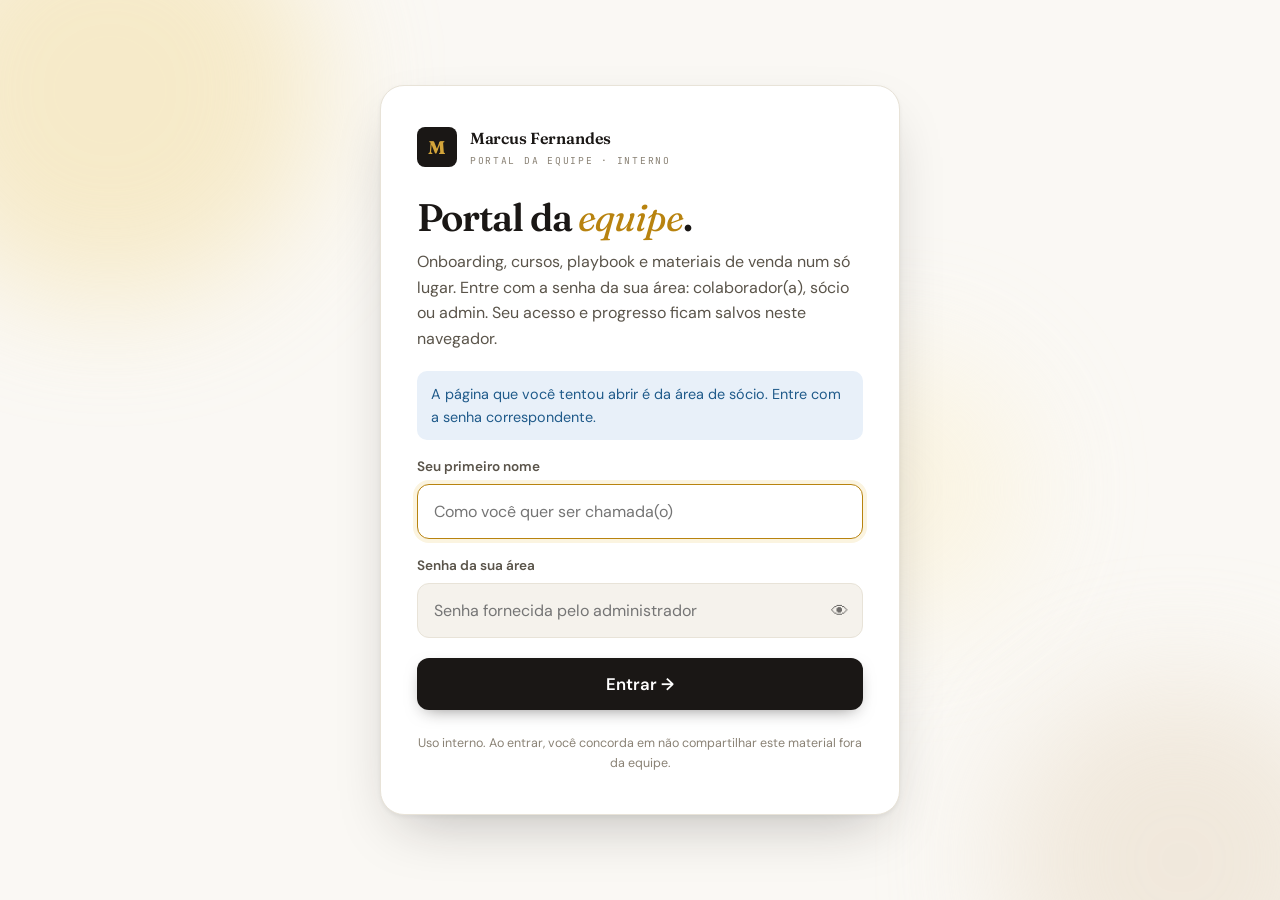
<file: sociedade/manual.html>
<!doctype html>
<html lang="pt-BR">
<head>
<meta charset="utf-8">
<meta name="viewport" content="width=device-width, initial-scale=1, viewport-fit=cover">
<meta name="description" content="Manual de Operação da Parceria Marcus & Michael: como tocamos a sociedade no dia a dia.">
<meta name="robots" content="noindex, nofollow">
<title>Manual de Operação da Parceria — Sociedade</title>
<script src="../assets/auth.js?v=20261002b"></script>
<script src="../assets/guard.js?v=20261002b" data-role="socio"></script>
<link rel="preconnect" href="https://fonts.googleapis.com">
<link rel="preconnect" href="https://fonts.gstatic.com" crossorigin>
<link rel="stylesheet" href="https://fonts.googleapis.com/css2?family=Bricolage+Grotesque:opsz,wght@12..96,500;12..96,700;12..96,800&family=Public+Sans:ital,wght@0,400;0,500;0,600;1,400&family=JetBrains+Mono:wght@400;500;600&display=swap">
<style>
:root{ color-scheme: light; }
html,body{margin:0}
img{max-width:100%}
[hidden]{display:none!important}

:root{
  color-scheme: light;
  --paper:#FAFAF7;
  --surface:#FFFFFF;
  --surface-2:#F2F1EC;
  --ink:#16191C;
  --ink-2:#565C63;
  --ink-3:#8A9097;
  --line:#E3E1DA;
  --line-2:#CFCCC3;
  --teal:#0E5257;
  --teal-soft:#DCEAE9;
  --amber:#A6620A;
  --amber-soft:#F6E8D5;
  --good:#2F6B4F;
  --good-soft:#DFEDE5;
  --bad:#8E3A2E;
  --bad-soft:#F6E2DE;
  --shadow:0 1px 2px rgba(20,25,28,.05), 0 8px 24px -12px rgba(20,25,28,.14);
}
@media (prefers-color-scheme: dark){
  :root:not([data-theme="light"]){
    color-scheme: dark;
    --paper:#131619; --surface:#1A1E22; --surface-2:#22272C;
    --ink:#E9E7E2; --ink-2:#A8ADB3; --ink-3:#757C83;
    --line:#2A2F35; --line-2:#3A4149;
    --teal:#5FB0AF; --teal-soft:#16302F;
    --amber:#D89A4E; --amber-soft:#332618;
    --good:#6FB58F; --good-soft:#182B22;
    --bad:#D08272; --bad-soft:#2E1C18;
    --shadow:0 1px 2px rgba(0,0,0,.3), 0 8px 24px -12px rgba(0,0,0,.6);
  }
}
:root[data-theme="dark"]{
  color-scheme: dark;
  --paper:#131619; --surface:#1A1E22; --surface-2:#22272C;
  --ink:#E9E7E2; --ink-2:#A8ADB3; --ink-3:#757C83;
  --line:#2A2F35; --line-2:#3A4149;
  --teal:#5FB0AF; --teal-soft:#16302F;
  --amber:#D89A4E; --amber-soft:#332618;
  --good:#6FB58F; --good-soft:#182B22;
  --bad:#D08272; --bad-soft:#2E1C18;
  --shadow:0 1px 2px rgba(0,0,0,.3), 0 8px 24px -12px rgba(0,0,0,.6);
}

*{box-sizing:border-box}
body{margin:0;background:var(--paper);color:var(--ink);
  font-family:"Public Sans",ui-sans-serif,system-ui,-apple-system,sans-serif;
  font-size:16px;line-height:1.65;-webkit-font-smoothing:antialiased}
h1,h2,h3,h4{font-family:"Bricolage Grotesque",ui-sans-serif,system-ui,sans-serif;text-wrap:balance;margin:0;letter-spacing:-.015em}
p{margin:0}
a{color:var(--teal)}
code{font-family:"JetBrains Mono",ui-monospace,monospace;font-size:.88em;
  background:var(--surface-2);padding:1px 5px;border-radius:3px;border:1px solid var(--line)}
.mono{font-family:"JetBrains Mono",ui-monospace,monospace}

.shell{display:grid;grid-template-columns:244px minmax(0,1fr);max-width:1260px;margin:0 auto;align-items:start}
.nav{position:sticky;top:env(safe-area-inset-top,0px);padding:28px 20px 40px 24px;
  border-right:1px solid var(--line);max-height:100vh;overflow-y:auto}
.nav-brand{font-family:"Bricolage Grotesque",sans-serif;font-weight:800;font-size:15px;line-height:1.25;margin-bottom:4px}
.nav-sub{font-size:11.5px;color:var(--ink-3);margin-bottom:22px;letter-spacing:.02em}
.nav a{display:block;padding:5px 0 5px 10px;margin-left:-12px;font-size:13.5px;color:var(--ink-2);
  text-decoration:none;border-left:2px solid transparent;transition:color .15s,border-color .15s}
.nav a:hover{color:var(--ink);border-left-color:var(--line-2)}
.nav-grp{font-size:10.5px;text-transform:uppercase;letter-spacing:.1em;color:var(--ink-3);margin:18px 0 6px;font-weight:600}
.main{padding:28px 32px 100px;min-width:0}

.mast{border-bottom:2px solid var(--ink);padding-bottom:20px;margin-bottom:34px}
.eyebrow{font-family:"JetBrains Mono",monospace;font-size:11px;letter-spacing:.14em;
  text-transform:uppercase;color:var(--amber);font-weight:600;margin-bottom:10px}
.mast h1{font-size:clamp(34px,5.4vw,50px);font-weight:800;line-height:1.02;margin-bottom:12px}
.mast .lede{font-size:17px;color:var(--ink-2);max-width:64ch}
.mast-meta{display:flex;flex-wrap:wrap;gap:8px;margin-top:18px}
.tag{font-family:"JetBrains Mono",monospace;font-size:11px;padding:3px 9px;
  border:1px solid var(--line-2);border-radius:3px;color:var(--ink-2)}

section{margin-bottom:56px;scroll-margin-top:24px}
section > h2{font-size:26px;font-weight:700;margin-bottom:6px;line-height:1.15;display:flex;align-items:baseline;gap:12px}
.num{font-family:"JetBrains Mono",monospace;font-size:12px;font-weight:600;color:var(--amber);flex:none}
.sec-lede{color:var(--ink-2);max-width:68ch;margin-bottom:24px;font-size:15.5px}
h3{font-size:18px;font-weight:700;margin:30px 0 10px}
h4{font-size:14.5px;font-weight:600;margin:22px 0 8px}
.prose{max-width:70ch}
.prose p + p{margin-top:12px}

.card{background:var(--surface);border:1px solid var(--line);border-radius:8px;padding:20px 22px;box-shadow:var(--shadow)}
.grid2{display:grid;grid-template-columns:repeat(auto-fit,minmax(268px,1fr));gap:14px}
.grid3{display:grid;grid-template-columns:repeat(auto-fit,minmax(198px,1fr));gap:14px}

.callout{background:var(--amber-soft);border:1px solid color-mix(in srgb,var(--amber) 30%,transparent);
  border-radius:8px;padding:16px 20px;margin:18px 0}
.callout h4{margin:0 0 6px;color:var(--amber);font-size:13px;text-transform:uppercase;
  letter-spacing:.07em;font-family:"JetBrains Mono",monospace;font-weight:600}
.callout p{font-size:14.5px;line-height:1.6}
.callout p + p{margin-top:8px}
.callout.warn{background:var(--bad-soft);border-color:color-mix(in srgb,var(--bad) 30%,transparent)}
.callout.warn h4{color:var(--bad)}

.term{background:var(--surface-2);border:1px solid var(--line);border-left:3px solid var(--teal);
  border-radius:0 6px 6px 0;padding:12px 16px;margin:12px 0;font-family:"JetBrains Mono",monospace;
  font-size:13px;line-height:1.7;overflow-x:auto;white-space:pre;color:var(--ink)}

table{width:100%;border-collapse:collapse;font-size:14.5px}
.tbl-wrap{overflow-x:auto;margin:14px 0;border:1px solid var(--line);border-radius:8px;background:var(--surface)}
th{text-align:left;font-family:"JetBrains Mono",monospace;font-size:10.5px;font-weight:600;
  text-transform:uppercase;letter-spacing:.09em;color:var(--ink-2);padding:11px 14px;
  background:var(--surface-2);border-bottom:1px solid var(--line);white-space:nowrap}
td{padding:11px 14px;border-bottom:1px solid var(--line);vertical-align:top}
tr:last-child td{border-bottom:none}
.num-cell{font-family:"JetBrains Mono",monospace;font-variant-numeric:tabular-nums;white-space:nowrap}

ul.clean{list-style:none;padding:0;margin:10px 0;display:flex;flex-direction:column;gap:7px}
ul.clean li{padding-left:20px;position:relative;font-size:15px;line-height:1.55}
ul.clean li::before{content:"—";position:absolute;left:0;color:var(--ink-3)}
ul.do li::before{content:"✓";color:var(--good);font-weight:700}
ul.dont li::before{content:"✕";color:var(--bad);font-weight:700}

.pill{display:inline-block;font-family:"JetBrains Mono",monospace;font-size:10.5px;
  padding:2px 8px;border-radius:99px;letter-spacing:.04em;font-weight:600}
.pill-teal{background:var(--teal-soft);color:var(--teal)}
.pill-amber{background:var(--amber-soft);color:var(--amber)}
.pill-good{background:var(--good-soft);color:var(--good)}
.pill-bad{background:var(--bad-soft);color:var(--bad)}

figure{margin:20px 0}
figcaption{font-size:12.5px;color:var(--ink-3);margin-top:10px;font-family:"JetBrains Mono",monospace}
svg{max-width:100%;height:auto;display:block}

.stat-row{display:grid;grid-template-columns:repeat(auto-fit,minmax(132px,1fr));gap:1px;
  background:var(--line);border:1px solid var(--line);border-radius:8px;overflow:hidden;margin:18px 0}
.stat{background:var(--surface);padding:14px 16px}
.stat .v{font-family:"Bricolage Grotesque",sans-serif;font-size:26px;font-weight:700;line-height:1.1;font-variant-numeric:tabular-nums}
.stat .l{font-size:12px;color:var(--ink-2);margin-top:2px;line-height:1.35}

.flow{display:flex;flex-direction:column;gap:0;margin:18px 0}
.flow-step{display:grid;grid-template-columns:34px 1fr;gap:14px;padding:13px 0;border-bottom:1px solid var(--line)}
.flow-step:last-child{border-bottom:none}
.flow-n{font-family:"JetBrains Mono",monospace;font-size:11px;font-weight:600;color:var(--surface);
  background:var(--teal);width:24px;height:24px;border-radius:50%;display:flex;align-items:center;
  justify-content:center;margin-top:2px}
.flow-b h4{margin:0 0 3px;font-size:15px}
.flow-b p{font-size:14.5px;color:var(--ink-2)}

footer{border-top:1px solid var(--line);padding-top:20px;margin-top:20px;font-size:13px;color:var(--ink-3)}

@media (max-width:880px){
  .shell{grid-template-columns:1fr}
  .nav{position:sticky;top:env(safe-area-inset-top,0px);z-index:10;max-height:none;overflow-x:auto;
    overflow-y:visible;border-right:none;border-bottom:1px solid var(--line);padding:12px 16px;
    background:var(--paper);display:flex;align-items:center;gap:14px;white-space:nowrap}
  .nav-brand{margin:0;font-size:13px}
  .nav-sub,.nav-grp{display:none}
  .nav a{display:inline-block;padding:4px 0;margin:0;border-left:none;border-bottom:2px solid transparent;font-size:13px}
  .nav a:hover{border-left-color:transparent;border-bottom-color:var(--line-2)}
  .main{padding:22px 16px 80px}
}
@media (prefers-reduced-motion:reduce){*{transition:none!important;animation:none!important}}
.nav{top:44px !important; max-height:calc(100vh - 44px) !important}
@media (max-width:880px){.nav{top:44px !important}}
.nav a.ext{color:var(--teal); font-weight:600}
.xref{display:flex; flex-wrap:wrap; gap:8px; margin:14px 0 0}
.xref a{font-family:"JetBrains Mono",monospace; font-size:11px; padding:5px 10px; border:1px solid var(--line-2); border-radius:4px; text-decoration:none; color:var(--ink-2)}
.xref a:hover{border-color:var(--teal); color:var(--teal)}

ul.clean.do li::before{content:"✓";color:var(--good);font-weight:700}
ul.clean.dont li::before{content:"✕";color:var(--bad);font-weight:700}
.card h4{font-size:15.5px;margin:0}
.flow-n{background:var(--ink);border-radius:50%;width:34px;height:34px;display:grid;place-items:center}

@media print{
  :root{
    color-scheme:light !important;
    --paper:#FFFFFF; --surface:#FFFFFF; --surface-2:#F4F3EE;
    --ink:#16191C; --ink-2:#4A5058; --ink-3:#787E85;
    --line:#DDDBD4; --line-2:#C4C1B8;
    --teal:#0E5257; --teal-soft:#E4EFEE;
    --amber:#8F5408; --amber-soft:#F9EEDF;
    --good:#2A5F46; --good-soft:#E6F0EA;
    --bad:#7E332A; --bad-soft:#F8E8E4;
    --shadow:none;
  }
  body{background:#fff;font-size:10.5pt;line-height:1.5}
  .nav{display:none !important}
  .shell{display:block;max-width:none;margin:0}
  .main{padding:0;max-width:none}
  .mast{padding-bottom:14px;margin-bottom:24px}
  .mast h1{font-size:30pt}
  .mast .lede{font-size:12pt}
  section{margin-bottom:26px}
  section > h2{font-size:17pt;margin-bottom:4px}
  h3{font-size:12.5pt;margin:18px 0 7px}
  h4{font-size:10.5pt}
  .sec-lede{font-size:10.5pt;margin-bottom:14px}
  .prose,.sec-lede,.mast .lede{max-width:none}
  h1,h2,h3,h4{break-after:avoid-page;page-break-after:avoid}
  .card,.callout,.tbl-wrap,figure,.term,.stat-row,.obj,
  .flow-step,ul.clean,table tr{break-inside:avoid;page-break-inside:avoid}
  .grid2,.grid3{break-inside:auto}
  footer{break-before:avoid}
  .card,.callout,.tbl-wrap,.term,.stat-row{box-shadow:none}
  .tbl-wrap{overflow:visible}
  table{font-size:9.5pt}
  th{padding:7px 10px;font-size:8pt}
  td{padding:7px 10px}
  .term{font-size:9pt;white-space:pre-wrap}
  a{color:var(--ink);text-decoration:none}
  figure{margin:14px 0}
  /* ciclo: tudo expandido na impressão */
}
</style>
</head>
<body>
<div class="shell">

<nav class="nav">
  <div class="nav-brand">Manual de Operação da Parceria</div>
  <div class="nav-sub">Marcus &amp; Michael · v1.1 · set/2026</div>

  <div class="nav-grp">Base</div>
  <a href="#principios">Princípios</a>
  <a href="#papeis">Papéis</a>
  <a href="#rotina">Rotina de trabalho</a>

  <div class="nav-grp">Mercado e venda</div>
  <a href="#mercado">Onde atuamos e para quem</a>
  <a href="#comercial">Processo comercial</a>
  <a href="#passagem">Da venda para a entrega</a>
  <a href="#projetos">Projetos, do início ao fim</a>

  <div class="nav-grp">Produtos próprios</div>
  <a href="#produtos">Produtos próprios</a>
  <a href="#pontos">Pontos de construção</a>
  <a href="#divisao">Divisão da receita</a>
  <a href="#saida">Se um dos dois sair</a>

  <div class="nav-grp">Dinheiro</div>
  <a href="#pagamento">Pagamento dos clientes</a>
  <a href="#despesas">Despesas e fundo</a>
  <a href="#externos">Parcerias externas</a>

  <div class="nav-grp">Operação</div>
  <a href="#encerramento">Encerramento de projeto</a>
  <a href="#ferramentas">Ferramentas</a>
  <a href="#numeros">Números</a>
  <a href="#checklists">Checklists</a>

  <div class="nav-grp">Sociedade</div>
  <a class="ext" href="index.html">⌂ Painel da sociedade</a>
  <a class="ext" href="index.html#rituais">Horários dos rituais</a>
  <a class="ext" href="../playbook/comercial.html">Playbook Comercial</a>
  <a class="ext" href="../index.html">Portal</a>
</nav>

<main class="main">

<header class="mast">
  <div class="eyebrow">Sociedade · Como tocamos a parceria no dia a dia</div>
  <h1>Manual de Operação da Parceria</h1>
  <p class="lede">Este manual complementa a proposta de estrutura, que define quanto cada um recebe. Aqui está o resto: como prospectamos, como vendemos, como entregamos, como cobramos, como dividimos despesas e como tocamos produtos próprios com receita recorrente.</p>
  <div class="mast-meta">
    <span class="tag">Marcus &amp; Michael</span>
    <span class="tag">Versão 1.1 · setembro de 2026</span>
    <span class="tag">Revisto na última sexta do mês</span>
    <span class="tag">Somente sócios</span>
  </div>
  <div class="xref"><a href="index.html">↗ Painel da sociedade (definições)</a><a href="index.html#aceite">↗ Registrar meu aceite desta versão</a><a href="../playbook/comercial.html">↗ Playbook Comercial</a></div>
</header>

<div class="callout" style="margin-bottom:34px">
  <h4>A regra de ouro</h4>
  <p><strong>Se não está escrito, não foi combinado.</strong> Este documento é vivo: quando algo der errado de um jeito novo, escrevemos aqui a regra que evita a repetição.</p>
</div>

<div class="grid3" style="margin-bottom:40px">
  <div class="card"><div class="eyebrow">Documento 1</div><h4>Proposta de estrutura</h4><p style="font-size:14.5px;color:var(--ink-2);margin-top:6px">Quanto cada um recebe, por faixa de projeto e por produto.</p><p style="font-size:12.5px;margin-top:8px"><a href="index.html#documentos">Onde está: painel › documentos</a></p></div>
  <div class="card" style="border-color:var(--teal)"><div class="eyebrow">Documento 2 · este</div><h4>Manual de operação</h4><p style="font-size:14.5px;color:var(--ink-2);margin-top:6px">Como trabalhamos no dia a dia.</p></div>
  <div class="card"><div class="eyebrow">Documento 3</div><h4>Playbook de vendas</h4><p style="font-size:14.5px;color:var(--ink-2);margin-top:6px">O processo comercial em detalhe: scripts, perguntas, objeções e métricas. Em página web, para consulta durante as reuniões.</p><p style="font-size:12.5px;margin-top:8px"><a href="../playbook/comercial.html">Abrir o Playbook Comercial</a></p></div>
</div>

<!-- 01 -->
<section id="principios">
  <h2><span class="num">01</span> Princípios</h2>
  <div class="grid2">
    <div class="card">
      <h3 style="margin-top:0">O que fazemos sempre</h3>
      <ul class="clean do">
        <li>Registramos por escrito quem faz o quê antes de cada projeto começar.</li>
        <li>Mostramos preço na primeira conversa. Não fugimos de valor.</li>
        <li>Damos data para tudo: entrega, retorno, cobrança, decisão.</li>
        <li>Gravamos as reuniões de venda, com aviso ao cliente.</li>
        <li>Fechamos o ciclo: projeto entregue é projeto faturado, validado e arquivado.</li>
        <li>Dizemos não a cliente fora do perfil, mesmo com agenda vazia.</li>
      </ul>
    </div>
    <div class="card">
      <h3 style="margin-top:0">O que não fazemos nunca</h3>
      <ul class="clean dont">
        <li>Começar desenvolvimento sem escopo escrito e aceito.</li>
        <li>Trabalhar sem prazo de validação definido.</li>
        <li>Apresentar proposta sem o decisor na sala.</li>
        <li>Prometer funcionalidade que ainda não sabemos entregar.</li>
        <li>Aceitar mudança de escopo sem reorçar.</li>
        <li>Deixar o outro sócio saber de uma decisão do projeto pelo cliente.</li>
        <li>Cobrar por hora. Nosso preço é por escopo.</li>
      </ul>
    </div>
  </div>
  <div class="callout" style="margin-top:16px">
    <h4>Participação é opcional, compromisso não é</h4>
    <p>Qualquer um dos dois pode recusar um projeto sem justificar. Mas depois de aceitar uma função, ela é obrigação, e a fatia correspondente só é devida se a função foi cumprida. Recusar antes é livre; abandonar no meio tem consequência.</p>
  </div>
</section>

<!-- 02 -->
<section id="papeis">
  <h2><span class="num">02</span> Papéis</h2>
  <p class="sec-lede">Não temos cargos fixos. Temos funções, que se redistribuem projeto a projeto conforme quem topa o quê. O padrão atual de cada função pode ser ajustado no <a href="index.html#papeis">painel</a>.</p>
  <div class="tbl-wrap"><table>
    <thead><tr><th>Função</th><th>O que envolve</th><th>Padrão atual</th></tr></thead>
    <tbody>
      <tr><td><strong>Prospecção</strong></td><td>Gerar lista, auditar prospects, disparar sequências, agendar reuniões</td><td>Marcus, com automação</td></tr>
      <tr><td><strong>Originação</strong></td><td>Trazer cliente da rede pessoal, apresentar a parceria</td><td>Michael</td></tr>
      <tr><td><strong>Diagnóstico e venda</strong></td><td>Conduzir reunião, montar proposta, fechar</td><td>Marcus, com Michael quando ele originou</td></tr>
      <tr><td><strong>Gestão de conta</strong></td><td>Escopo, reuniões, cobrança, encerramento</td><td>Quem originou; revisar a cada projeto</td></tr>
      <tr><td><strong>Entrega</strong></td><td>Desenvolvimento, design, publicação, ajustes</td><td>Marcus em projetos pequenos; os dois nos grandes</td></tr>
      <tr><td><strong>Arquitetura</strong></td><td>Modelagem, decisões estruturais, revisão de código</td><td>Michael nos projetos grandes e nos produtos</td></tr>
      <tr><td><strong>Operação</strong></td><td>Hospedagem, backups, manutenção, suporte</td><td>Quem entregou, salvo acordo diverso</td></tr>
    </tbody>
  </table></div>
  <div class="callout">
    <h4>Regra do dono do projeto</h4>
    <p>Todo projeto tem um responsável único, nomeado no dia em que entra no funil. Ele é quem fala com o cliente, quem responde por prazo e quem puxa a cobrança. O outro pode ajudar em tudo, mas a responsabilidade não é dividida. Responsabilidade dividida é responsabilidade de ninguém.</p>
  </div>
</section>

<!-- 03 -->
<section id="rotina">
  <h2><span class="num">03</span> Rotina de trabalho</h2>
  <p class="sec-lede">Somos dois, com outras obrigações. A rotina precisa ser leve o bastante para acontecer de verdade e firme o bastante para que nada fique parado. Três rituais, só. Os horários combinados ficam no <a href="index.html#rituais">painel</a>, com o fuso de cada um e o calendário para baixar.</p>
  <div class="flow">
    <div class="flow-step"><div class="flow-n">1</div><div class="flow-b"><h4>Check-in de segunda · assíncrono, 10 minutos</h4><p>Cada um escreve no grupo, até segunda ao meio-dia, três linhas: o que entreguei, o que vou entregar, o que está me travando. Não é relatório. É o mínimo para que ninguém descubra na sexta que algo não andou.</p></div></div>
    <div class="flow-step"><div class="flow-n">2</div><div class="flow-b"><h4>Reunião semanal · 45 minutos, mesma hora toda semana</h4><p>É a única reunião obrigatória. Pauta fixa, nesta ordem: <strong>números da semana</strong> (prospects abordados, respostas, reuniões, propostas, fechamentos, dinheiro recebido); <strong>funil</strong> (cada negócio aberto, etapa e próximo passo com data); <strong>projetos em execução</strong> (no prazo, fora do prazo, o que precisa de decisão); <strong>produtos próprios</strong> (ciclo atual, entregue, o que trava); <strong>contas a receber</strong> (venceu, vence, quem cobra). Ao final, quem conduziu escreve o resumo no grupo. Reunião sem registro escrito não aconteceu.</p></div></div>
    <div class="flow-step"><div class="flow-n">3</div><div class="flow-b"><h4>Revisão mensal · 60 minutos, última sexta do mês</h4><p>Resultado do mês contra o previsto e divisão do que foi recebido; revisão de uma gravação de reunião de venda, com crítica honesta dos dois; produtos próprios (receita recorrente, retenção, pontos acumulados); fundo de operação (saldo, entradas, saídas); atualização deste manual com o que aprendemos.</p></div></div>
  </div>
  <div class="callout">
    <h4>Por que tão pouca reunião</h4>
    <p>Times comerciais grandes precisam de ritual diário porque há muita gente e pouca visibilidade. Entre dois, reunião demais vira teatro e é a primeira coisa que ambos passam a faltar.</p>
    <p>O que substitui a frequência é a disciplina do registro escrito. Se todo combinado está no grupo e todo negócio está no funil compartilhado, a informação circula sem precisar de reunião.</p>
  </div>
</section>

<!-- 04 -->
<section id="mercado">
  <h2><span class="num">04</span> Onde atuamos e para quem vendemos</h2>
  <h3>Três círculos de atuação</h3>
  <p class="sec-lede" style="margin-bottom:10px">Atendemos remotamente, então a geografia não limita a entrega. Limita apenas o tipo de abordagem e os argumentos disponíveis.</p>
  <div class="tbl-wrap"><table>
    <thead><tr><th>Círculo</th><th>Onde</th><th>Como muda a abordagem</th></tr></thead>
    <tbody>
      <tr><td><strong>Núcleo</strong></td><td>Dublin e Grande Dublin</td><td>Reunião presencial possível, indicação circula rápido, visita ao cliente para fotos e encerramento</td></tr>
      <tr><td><strong>Irlanda</strong></td><td>Todo o país</td><td>Remoto, mesmo fuso e moeda. O Trading Online Voucher continua valendo: é o nosso argumento mais forte</td></tr>
      <tr><td><strong>Europa</strong></td><td>Portugal, Espanha, Alemanha e demais</td><td>Remoto integral, sem voucher. O argumento passa a ser portfólio, prazo e preço. Atenção a idioma, IVA e regras locais de e-mail</td></tr>
    </tbody>
  </table></div>
  <p style="font-size:15px;color:var(--ink-2)"><strong>Regra prática:</strong> a prospecção ativa concentra numa vertical e numa região por vez, qualquer que seja o círculo. Vinte salões em Blanchardstown ou vinte clínicas no Porto. O que não funciona é vinte negócios variados espalhados por três países.</p>
  <p style="font-size:15px;color:var(--ink-2);margin-top:8px">Fora da Irlanda, três cuidados: o e-mail frio segue a regra do país do destinatário, e há países bem mais restritivos que a Irlanda; a fatura pode exigir tratamento de IVA intracomunitário; e o material de venda precisa estar no idioma do cliente, não no nosso.</p>

  <h3>Perfil de cliente ideal</h3>
  <div class="tbl-wrap"><table>
    <thead><tr><th>Critério</th><th>Nosso alvo</th></tr></thead>
    <tbody>
      <tr><td>Porte</td><td>1 a 10 funcionários, faturamento abaixo de €2M</td></tr>
      <tr><td>Tempo de operação</td><td>12 meses ou mais</td></tr>
      <tr><td>Segmentos prioritários</td><td>Salões e estética, restaurantes, ofícios, clínicas pequenas, varejo independente, administradoras de condomínio</td></tr>
      <tr><td>Maturidade digital</td><td>Sem site, ou site que falha no celular; perfil no Google incompleto</td></tr>
      <tr><td>Decisor</td><td>O dono atende o telefone. Uma pessoa decide</td></tr>
      <tr><td>Sinal de oportunidade</td><td>Boa reputação e pouca visibilidade: nota alta, muitas avaliações, nenhuma presença digital</td></tr>
    </tbody>
  </table></div>
  <p style="font-size:15px;color:var(--ink-2)">O último critério é o mais valioso. Um negócio bem avaliado e invisível online tem produto bom e demanda comprovada: falta só visibilidade. É o cliente que fecha mais rápido e reclama menos.</p>

  <h3>Para quem não vendemos</h3>
  <div class="tbl-wrap"><table>
    <thead><tr><th>Perfil</th><th>Por quê</th></tr></thead>
    <tbody>
      <tr><td>Franquia ou filial sem autonomia</td><td>A decisão está em outro lugar e o ciclo nunca fecha</td></tr>
      <tr><td>Quem já tem site recente e funcional</td><td>Não há dor. A conversa vira consultoria gratuita</td></tr>
      <tr><td>Quem pede para pagar depois de ver resultado</td><td>Não colocamos nossa receita em algo que não controlamos</td></tr>
      <tr><td>Quem negocia preço antes de entender o escopo</td><td>Vai negociar de novo em cada etapa</td></tr>
      <tr><td>Quem some por mais de duas semanas na negociação</td><td>Já demonstrou a prioridade que vai dar ao projeto</td></tr>
      <tr><td>Quem já disse não</td><td>Sai da lista permanentemente</td></tr>
    </tbody>
  </table></div>
</section>

<!-- 05 -->
<section id="comercial">
  <h2><span class="num">05</span> Processo comercial, visão geral</h2>
  <p class="sec-lede">O detalhe está no <a href="../playbook/comercial.html">Playbook Comercial</a>. Aqui fica só o que os dois precisam saber para estar alinhados.</p>
  <div class="card" style="margin-bottom:14px"><p class="mono" style="font-size:13px;color:var(--ink-2);text-align:center">Lista → Auditoria → Abordagem → Diagnóstico → Proposta → Fechamento → Entrega → Encerramento e indicação</p></div>
  <div class="tbl-wrap"><table>
    <thead><tr><th>Etapa</th><th>O essencial</th><th>Quem</th></tr></thead>
    <tbody>
      <tr><td><strong>Lista</strong></td><td>Uma vertical e uma região por vez. Pontuação de 0 a 100; abordamos acima de 60</td><td>Prospecção</td></tr>
      <tr><td><strong>Auditoria</strong></td><td>Três observações verdadeiras e específicas por prospect. Sem elas, não mandamos</td><td>Prospecção</td></tr>
      <tr><td><strong>Abordagem</strong></td><td>E-mail com as três observações, sem anexo. Follow-up no dia 4, encerra no dia 11</td><td>Prospecção</td></tr>
      <tr><td><strong>Diagnóstico</strong></td><td>30 min, gravado. Quem fala mais é o cliente. Termina com próximo passo agendado</td><td>Venda</td></tr>
      <tr><td><strong>Proposta</strong></td><td>Em até 48h, apresentada ao vivo. Nunca só por e-mail</td><td>Venda</td></tr>
      <tr><td><strong>Fechamento</strong></td><td>Ficha de passagem preenchida e fatura emitida no mesmo dia</td><td>Venda</td></tr>
      <tr><td><strong>Entrega</strong></td><td>Ver <a href="#projetos">seção 7</a></td><td>Entrega</td></tr>
      <tr><td><strong>Encerramento</strong></td><td>Vídeo, foto, número, indicação. Ver <a href="#encerramento">seção 12</a></td><td>Dono do projeto</td></tr>
    </tbody>
  </table></div>
  <h3>As cinco regras que não mudam</h3>
  <ul class="clean do">
    <li>Se não conseguimos escrever três observações específicas e verdadeiras sobre o negócio, não abordamos. A pesquisa é o que vendemos antes de vender.</li>
    <li>Proposta sem o decisor na sala não é apresentada. Intermediário não defende o que não construiu com a gente.</li>
    <li>Reunião termina com data marcada para a próxima. Sem data, a negociação morre.</li>
    <li>O preço é dito e depois vem o silêncio. Quem fala depois do preço negocia contra si mesmo.</li>
    <li>Quem pede para não ser contatado sai da base para sempre. Isso mantém o domínio vivo e a operação dentro da lei.</li>
  </ul>
  <div class="callout">
    <h4>O argumento do voucher</h4>
    <p>Na Irlanda, o Trading Online Voucher cobre até 50% do custo, com teto de €2.500, para negócios com 12+ meses, menos de 10 funcionários e faturamento abaixo de €2M. A maioria dos nossos clientes qualifica e quase nenhum conhece.</p>
    <p>Nós cuidamos da papelada. É o maior diferencial comercial que temos contra qualquer concorrente local, e transforma objeção de preço em urgência. Fora da Irlanda esse argumento não existe: lá a venda se apoia em portfólio, prazo e preço.</p>
  </div>
</section>

<!-- 06 -->
<section id="passagem">
  <h2><span class="num">06</span> Da venda para a entrega</h2>
  <p class="sec-lede">Fechar é o fim do ciclo comercial e o começo do ciclo de entrega. Passagem de bastão malfeita gera retrabalho e quebra de expectativa, mesmo quando as duas pontas são a mesma pessoa. Por isso o registro é obrigatório também quando quem vendeu vai entregar.</p>
  <div class="tbl-wrap"><table>
    <thead><tr><th>Campo da ficha</th><th>Exemplo</th></tr></thead>
    <tbody>
      <tr><td>Cliente e ponto focal</td><td>Nome, telefone, e-mail, quem decide</td></tr>
      <tr><td>Segmento e local</td><td>Salão · Blanchardstown · Irlanda</td></tr>
      <tr><td>O que foi vendido</td><td>Pacote e escopo exato, com o que não está incluído</td></tr>
      <tr><td>Valor e forma de pagamento</td><td>€1.200, 50% na assinatura, 50% no lançamento</td></tr>
      <tr><td>Voucher</td><td>Qualifica? Em que etapa está a candidatura?</td></tr>
      <tr><td>Prazo acordado</td><td>Datas de início, revisão e publicação</td></tr>
      <tr><td>O que o cliente prometeu entregar</td><td>Fotos, lista de serviços, acesso ao Google</td></tr>
      <tr><td>Dores e objetivos ditos por ele</td><td>Nas palavras dele, não nas nossas</td></tr>
      <tr><td>Riscos percebidos</td><td>Ex.: decidiu rápido; conteúdo depende de terceiro</td></tr>
      <tr><td>Gravações</td><td>Links do diagnóstico e da proposta</td></tr>
    </tbody>
  </table></div>
  <div class="callout warn"><h4>Sem ficha, não entra em desenvolvimento</h4><p>É a regra que protege quem entrega de descobrir no meio do caminho uma promessa que não estava no escopo.</p></div>
</section>

<!-- 07 -->
<section id="projetos">
  <h2><span class="num">07</span> Projetos, do início ao fim</h2>
  <div class="tbl-wrap"><table>
    <thead><tr><th>Etapa</th><th>O que acontece</th><th>Quem</th></tr></thead>
    <tbody>
      <tr><td><strong>1. Kickoff</strong></td><td>Chamada de 30 min, confirmação de escopo e datas, pedido de conteúdo</td><td>Dono do projeto</td></tr>
      <tr><td><strong>2. Conteúdo</strong></td><td>Cliente envia fotos, textos e acessos. O prazo só começa aqui</td><td>Cliente</td></tr>
      <tr><td><strong>3. Construção</strong></td><td>Desenvolvimento a partir do template, configuração e conteúdo</td><td>Entrega</td></tr>
      <tr><td><strong>4. Revisão interna</strong></td><td>O outro sócio revisa antes de o cliente ver</td><td>Ambos</td></tr>
      <tr><td><strong>5. Apresentação</strong></td><td>Link de pré-visualização, apresentado ao vivo</td><td>Dono do projeto</td></tr>
      <tr><td><strong>6. Ajustes</strong></td><td>Duas rodadas incluídas. A terceira é orçada</td><td>Entrega</td></tr>
      <tr><td><strong>7. Publicação</strong></td><td>Domínio, hospedagem, Google, formulários, testes no celular</td><td>Entrega</td></tr>
      <tr><td><strong>8. Encerramento</strong></td><td>Validação, saldo faturado, ritual de encerramento</td><td>Dono do projeto</td></tr>
    </tbody>
  </table></div>
  <h3>Regras que não se negociam</h3>
  <div class="grid2">
    <div class="card"><h4>O prazo começa quando o conteúdo chega</h4><p style="font-size:14.5px;color:var(--ink-2);margin-top:6px">Dito na proposta, repetido no kickoff e lembrado no primeiro atraso. A maior parte do prazo de um site é espera por foto, não desenvolvimento.</p></div>
    <div class="card"><h4>Aceite automático em 14 dias</h4><p style="font-size:14.5px;color:var(--ink-2);margin-top:6px">Entregue para validação, o cliente tem 14 dias corridos para apontar ajustes. Sem retorno, consideramos aceito e faturamos o saldo.</p></div>
    <div class="card"><h4>Duas rodadas de ajuste</h4><p style="font-size:14.5px;color:var(--ink-2);margin-top:6px">A partir da terceira, orçamento novo. Mudança de escopo é projeto novo, não favor.</p></div>
    <div class="card"><h4>Revisão cruzada antes do cliente</h4><p style="font-size:14.5px;color:var(--ink-2);margin-top:6px">Ninguém mostra ao cliente algo que o outro não viu.</p></div>
  </div>
  <h3>Protótipo antes da venda</h3>
  <ul class="clean">
    <li>Protótipo só depois de haver reunião marcada com o cliente potencial, nunca antes da primeira abordagem.</li>
    <li>Um protótipo em aberto por vez, por pessoa que pediu.</li>
    <li>Não fechou em 30 dias após apresentar, arquivamos.</li>
    <li>Templates e componentes continuam sendo de quem os criou: são reaproveitáveis e não viram ativo da parceria.</li>
  </ul>
</section>

<!-- 08 -->
<section id="produtos">
  <h2><span class="num">08</span> Produtos próprios</h2>
  <p class="sec-lede">Produto é diferente de projeto em quase tudo. Não há cliente pagando pelo desenvolvimento: investimos tempo hoje contra receita recorrente amanhã. Não termina, evolui. E o dinheiro chega todo mês, de vários clientes ao mesmo tempo, o que exige uma forma própria de dividir. O primeiro produto é o sistema de gestão de condomínios. As regras abaixo valem para ele e para qualquer outro que venha depois.</p>

  <h3>8.1 As três fases</h3>
  <div class="tbl-wrap"><table>
    <thead><tr><th>Fase</th><th>Objetivo</th><th>Como sabemos que acabou</th></tr></thead>
    <tbody>
      <tr><td><strong>Construção</strong></td><td>MVP funcionando com o essencial</td><td>Um condomínio real usando em produção</td></tr>
      <tr><td><strong>Validação</strong></td><td>Provar que retém e que dá para cobrar</td><td>3 clientes pagantes, 3 meses sem cancelamento</td></tr>
      <tr><td><strong>Escala</strong></td><td>Vender com previsibilidade e automatizar o onboarding</td><td>10 clientes pagantes e onboarding sem nossa presença</td></tr>
    </tbody>
  </table></div>
  <p style="font-size:15px;color:var(--ink-2)">Nenhum dinheiro é investido em marketing antes da fase de validação. Construir e vender ao mesmo tempo, sendo dois e em tempo parcial, é a forma mais rápida de não terminar nenhum dos dois.</p>
</section>

<section id="pontos">
  <h2><span class="num">08</span> 8.2 Pontos de construção</h2>
  <p class="sec-lede">Antes de escrever a primeira linha, listamos os marcos do produto e o peso de cada um, somando 100 pontos. Quem entrega o marco leva os pontos. É isso que define a divisão da receita de construção. A tabela viva está no <a href="index.html#pontos">painel</a>.</p>
  <div class="tbl-wrap"><table>
    <thead><tr><th>Marco (exemplo para o sistema de condomínios)</th><th>Pontos</th></tr></thead>
    <tbody>
      <tr><td>Autenticação e gestão de usuários</td><td class="num-cell">10</td></tr>
      <tr><td>Cadastro de condomínios e unidades</td><td class="num-cell">15</td></tr>
      <tr><td>Cobrança e emissão de boletos</td><td class="num-cell">25</td></tr>
      <tr><td>Comunicados e mural</td><td class="num-cell">10</td></tr>
      <tr><td>Reserva de áreas comuns</td><td class="num-cell">15</td></tr>
      <tr><td>Relatórios e prestação de contas</td><td class="num-cell">15</td></tr>
      <tr><td>Portal do morador</td><td class="num-cell">10</td></tr>
    </tbody>
  </table></div>
  <ul class="clean">
    <li>Os pesos são acordados antes e só mudam por acordo dos dois.</li>
    <li>Marco entregue é marco funcionando em produção, não código no repositório.</li>
    <li>Marcos novos criados depois entram com peso próprio, e o total passa de 100. A divisão é sempre proporcional ao total vigente.</li>
    <li>Quem revisa e aprova o marco é o outro. Ninguém valida o próprio trabalho.</li>
  </ul>
</section>

<section id="divisao">
  <h2><span class="num">08</span> 8.3 Como a receita recorrente é dividida</h2>
  <p class="sec-lede">A conta é feita por cliente, todo mês. Da mensalidade recebida deduz-se o custo de infraestrutura proporcional, e o que sobra é a receita líquida daquele cliente. Ela se divide em quatro partes. Simule com os números do mês na <a href="index.html#divisao">calculadora do painel</a>.</p>
  <div class="stat-row">
    <div class="stat"><div class="v">20%</div><div class="l">Operação · quem mantém o produto no ar: suporte, monitoramento, correções</div></div>
    <div class="stat"><div class="v">15%</div><div class="l">Originação do produto · quem teve a ideia. Fixo, sobre todos os clientes, enquanto o produto existir</div></div>
    <div class="stat"><div class="v">15%</div><div class="l">Venda · quem trouxe e fechou aquele cliente específico. Varia de cliente para cliente</div></div>
    <div class="stat"><div class="v">50%</div><div class="l">Construção · dividido pelos pontos acumulados de cada um</div></div>
  </div>
  <h3>Exemplo: 10 condomínios a €80/mês</h3>
  <p style="font-size:15px;color:var(--ink-2);margin-bottom:10px">Receita bruta €800. Infraestrutura €80. Receita líquida €720. Marcus opera; a ideia foi do Michael; ele trouxe 6 clientes e Marcus 4; a construção ficou 55 pontos para Marcus e 45 para Michael.</p>
  <div class="tbl-wrap"><table>
    <thead><tr><th>Parte</th><th>Valor</th><th>Michael</th><th>Marcus</th></tr></thead>
    <tbody>
      <tr><td>Operação (20%)</td><td class="num-cell">€144</td><td class="num-cell">—</td><td class="num-cell">€144,00</td></tr>
      <tr><td>Originação (15%)</td><td class="num-cell">€108</td><td class="num-cell">€108,00</td><td class="num-cell">—</td></tr>
      <tr><td>Venda (15%)</td><td class="num-cell">€108</td><td class="num-cell">€64,80</td><td class="num-cell">€43,20</td></tr>
      <tr><td>Construção (50%)</td><td class="num-cell">€360</td><td class="num-cell">€162,00</td><td class="num-cell">€198,00</td></tr>
      <tr><td><strong>Total mensal</strong></td><td class="num-cell"><strong>€720</strong></td><td class="num-cell"><strong>€334,80</strong></td><td class="num-cell"><strong>€385,20</strong></td></tr>
    </tbody>
  </table></div>
  <p style="font-size:15px;color:var(--ink-2)">Repare no que o modelo premia: quem constrói mais recebe mais para sempre; quem vende mais clientes recebe sobre cada um deles; e quem carrega o suporte é pago por isso, em vez de fazer de graça enquanto o outro recebe.</p>

  <h3>8.4 Rotina do produto</h3>
  <p style="font-size:15px;color:var(--ink-2);margin-bottom:10px">Produto não tem prazo de entrega, então precisa de ritmo. Senão vira aquilo que se faz quando sobra tempo, e nunca sobra.</p>
  <div class="tbl-wrap"><table>
    <thead><tr><th>Ritual</th><th>Quando</th><th>O quê</th></tr></thead>
    <tbody>
      <tr><td><strong>Planejamento de ciclo</strong></td><td>A cada 2 semanas, 30 min</td><td>Escolher os marcos do ciclo e quem pega cada um</td></tr>
      <tr><td><strong>Demonstração interna</strong></td><td>Fim do ciclo, 20 min</td><td>Cada um mostra o que ficou pronto. O outro aprova ou devolve</td></tr>
      <tr><td><strong>Revisão de produto</strong></td><td>Mensal, dentro da revisão geral</td><td>Receita, retenção, pontos acumulados, próximas prioridades</td></tr>
    </tbody>
  </table></div>
  <ul class="clean">
    <li>Backlog único e compartilhado, com os marcos e seus pesos visíveis.</li>
    <li>Cada ciclo tem escopo fechado. O que não entrou espera o próximo.</li>
    <li>Nada vai para produção sem revisão do outro.</li>
    <li>Ciclo perdido pelos dois duas vezes seguidas dispara uma conversa sobre se o produto continua ou congela.</li>
  </ul>

  <h3>8.5 Como decidimos</h3>
  <div class="tbl-wrap"><table>
    <thead><tr><th>Decisão</th><th>Como se decide</th></tr></thead>
    <tbody>
      <tr><td>O que construir no ciclo</td><td>Acordo no planejamento. Sem acordo, alterna-se: cada um escolhe um marco</td></tr>
      <tr><td>Preço do produto e mudanças de preço</td><td>Acordo dos dois. Sem acordo, não muda</td></tr>
      <tr><td>Aceitar cliente fora do perfil</td><td>Acordo dos dois</td></tr>
      <tr><td>Decisão técnica dentro de um marco</td><td>De quem está entregando aquele marco</td></tr>
      <tr><td>Arquitetura e decisões estruturais</td><td>De quem tem a função de arquitetura, ouvido o outro</td></tr>
      <tr><td>Encerrar o produto</td><td>Acordo dos dois, com 60 dias de aviso aos clientes</td></tr>
    </tbody>
  </table></div>

  <h3>8.6 Custos do produto</h3>
  <ul class="clean">
    <li>Enquanto a infraestrutura custar até €100 por mês, sai do fundo de operação.</li>
    <li>Acima disso, vira linha própria deduzida da receita do produto antes de qualquer divisão.</li>
    <li>Custo novo acima de €50 por mês precisa de acordo dos dois antes de ser contratado.</li>
    <li>Na fase de construção, sem receita, a infraestrutura sai do fundo. Se o fundo não cobrir, cada um paga metade.</li>
  </ul>

  <h3>8.7 Cliente do produto</h3>
  <div class="tbl-wrap"><table>
    <thead><tr><th>Momento</th><th>Regra</th></tr></thead>
    <tbody>
      <tr><td>Entrada</td><td>Contrato mensal, sem fidelidade, cobrança recorrente automática</td></tr>
      <tr><td>Onboarding</td><td>Feito por quem vendeu. A partir de 10 clientes, precisa ser autoatendido</td></tr>
      <tr><td>Suporte</td><td>Resposta em até 24 horas úteis. Quem opera responde</td></tr>
      <tr><td>Inadimplência</td><td>Acesso suspenso após 15 dias. Dados preservados por 90 dias</td></tr>
      <tr><td>Cancelamento</td><td>Exportação dos dados entregue em até 7 dias. Sem retenção forçada</td></tr>
      <tr><td>Cliente que não paga</td><td>Não gera fatia para ninguém. Como nos projetos, só o recebido é dividido</td></tr>
    </tbody>
  </table></div>
</section>

<section id="saida">
  <h2><span class="num">08</span> 8.8 Se um dos dois sair</h2>
  <p class="sec-lede">Produto com receita recorrente precisa de regra de saída escrita desde o começo, porque a receita continua chegando muito depois de o trabalho ter acabado.</p>
  <ul class="clean">
    <li><strong>A fatia de construção é preservada:</strong> quem saiu mantém os pontos que acumulou e continua recebendo sobre eles.</li>
    <li><strong>A fatia de operação</strong> passa integralmente a quem continuar operando.</li>
    <li><strong>A fatia de venda</strong> dos clientes que ele trouxe continua sendo dele. Clientes novos não geram fatia para quem saiu.</li>
    <li><strong>A fatia de originação</strong> do produto permanece com quem teve a ideia, em qualquer cenário.</li>
    <li><strong>Compra da participação:</strong> quem fica pode comprar a participação de quem sai por 12 vezes a média mensal recebida nos últimos 6 meses. A compra é opcional para os dois lados.</li>
    <li><strong>Não concorrência:</strong> quem sai não constrói produto concorrente pelos 12 meses seguintes.</li>
  </ul>
  <div class="callout">
    <h4>Por que a fatia de construção sobrevive</h4>
    <p>Construir um produto é investir tempo sem remuneração imediata, contra a promessa da recorrência. Se essa fatia pudesse ser apagada por uma saída, ninguém teria segurança para investir os meses iniciais.</p>
    <p>O congelamento vale para o crescimento, não para o acumulado: quem para de contribuir não ganha pontos novos, mas não perde os que já tem.</p>
  </div>
</section>

<!-- 09 -->
<section id="pagamento">
  <h2><span class="num">09</span> Pagamento dos clientes</h2>
  <h3 style="margin-top:0">Política comercial</h3>
  <p class="sec-lede" style="margin-bottom:10px">As condições não são negociadas caso a caso. Existe uma tabela, e ela vale para todos. Abrir exceção para um obriga a abrir para todos.</p>
  <div class="tbl-wrap"><table>
    <thead><tr><th>Forma de pagamento</th><th>Condição</th></tr></thead>
    <tbody>
      <tr><td>À vista, antes do início</td><td>5% de desconto</td></tr>
      <tr><td>50% no aceite + 50% na publicação</td><td>Padrão, sem desconto</td></tr>
      <tr><td>Três parcelas (aceite, meio, publicação)</td><td>Acréscimo de 5%</td></tr>
      <tr><td>Mensalidade de manutenção</td><td>€60 a €150, débito automático, do mês do lançamento</td></tr>
      <tr><td>Assinatura de produto próprio</td><td>Mensal, automática, sem fidelidade</td></tr>
    </tbody>
  </table></div>
  <p style="font-size:15px;color:var(--ink-2)">O sinal não é obrigatório, mas quem decide começar sem ele assume o risco, e recebe por isso a fatia de garantia financeira prevista na estrutura. Quando há sinal, essa fatia é de quem conseguiu o sinal.</p>

  <h3>Régua de cobrança</h3>
  <p style="font-size:15px;color:var(--ink-2);margin-bottom:10px">Cobrança não é constrangimento, é parte do serviço. Ela é do dono do projeto e segue um calendário fixo, sem depender de disposição.</p>
  <div class="flow">
    <div class="flow-step"><div class="flow-n">0</div><div class="flow-b"><h4>No aceite</h4><p>Fatura emitida no mesmo dia, com vencimento explícito.</p></div></div>
    <div class="flow-step"><div class="flow-n">+3</div><div class="flow-b"><h4>Vencimento + 3 dias</h4><p>Mensagem cordial no WhatsApp, com a fatura anexa.</p></div></div>
    <div class="flow-step"><div class="flow-n">+7</div><div class="flow-b"><h4>+ 7 dias</h4><p>Ligação. Não mensagem: ligação.</p></div></div>
    <div class="flow-step"><div class="flow-n">+14</div><div class="flow-b"><h4>+ 14 dias</h4><p>E-mail formal com nova data limite e aviso de suspensão.</p></div></div>
    <div class="flow-step"><div class="flow-n">+21</div><div class="flow-b"><h4>+ 21 dias</h4><p>Trabalho suspenso e comunicado. Nada avança.</p></div></div>
    <div class="flow-step"><div class="flow-n">+30</div><div class="flow-b"><h4>+ 30 dias</h4><p>Site despublicado, com aviso prévio de 5 dias. Escalada formal.</p></div></div>
  </div>
  <p style="font-size:15px;color:var(--ink-2)">O gatilho que faz a régua funcionar: a fatia de originação incide sobre o valor recebido, não sobre o contratado. Enquanto o cliente não paga, ninguém recebe. Isso alinha o interesse de cobrar com quem tem a relação.</p>

  <h3>Faturamento entre nós</h3>
  <div class="card">
    <p style="font-size:15px">Cada um mantém seu próprio registro fiscal e emite a própria fatura. O dono do projeto contrata e fatura o cliente; o outro fatura o dono do projeto pela sua parte, <strong>em até 15 dias do recebimento</strong>. Nos produtos, a apuração é mensal e liquidada <strong>até o dia 10 do mês seguinte</strong>.</p>
    <p style="font-size:15px;margin-top:8px">Todo recebimento é comunicado ao outro <strong>em até 5 dias úteis</strong>. Ambos têm acesso permanente a propostas, contratos, faturas e comprovantes.</p>
  </div>
</section>

<!-- 10 -->
<section id="despesas">
  <h2><span class="num">10</span> Despesas</h2>
  <div class="tbl-wrap"><table>
    <thead><tr><th>Tipo</th><th>Exemplos</th><th>Quem paga</th></tr></thead>
    <tbody>
      <tr><td><strong>Custo direto do projeto</strong></td><td>Domínio, hospedagem, licença, imagem paga, subcontratação</td><td>Deduzido da receita antes da divisão</td></tr>
      <tr><td><strong>Infraestrutura de produto</strong></td><td>Servidor, banco de dados, e-mail transacional</td><td>Fundo até €100/mês; acima disso, da receita do produto</td></tr>
      <tr><td><strong>Custo de operação</strong></td><td>Ferramentas contínuas, extração de dados, agendamento</td><td>Fundo de operação</td></tr>
      <tr><td><strong>Custo individual</strong></td><td>Equipamento, assinatura pessoal, curso, deslocamento</td><td>De cada um, sem reembolso</td></tr>
    </tbody>
  </table></div>
  <h3>O fundo de operação</h3>
  <p class="sec-lede" style="margin-bottom:10px">Para não precisarmos pedir dinheiro um ao outro toda vez que uma ferramenta vence, <strong>5% da receita líquida de cada projeto</strong> fica retido antes da divisão e vai para um fundo comum. O saldo e os lançamentos ficam no <a href="index.html#fundo">painel</a>.</p>
  <ul class="clean">
    <li>O fundo cobre ferramentas compartilhadas, domínio de envio, créditos de extração, agendamento e infraestrutura de produto em fase inicial.</li>
    <li>Saldo e movimentação são revistos na reunião mensal.</li>
    <li>Gasto acima de €150 precisa de aprovação escrita do outro antes de acontecer.</li>
    <li>Se o fundo passar de €1.000, o excedente é distribuído na proporção do que cada um contribuiu.</li>
    <li>Se a parceria terminar, o saldo é dividido na mesma proporção.</li>
  </ul>
  <div class="callout"><h4>Reembolso</h4><p>Quem pagar um custo direto do próprio bolso é reembolsado integralmente na primeira liquidação, antes de qualquer divisão de lucro. Comprovante no grupo, no dia do gasto.</p></div>
</section>

<!-- 11 -->
<section id="externos">
  <h2><span class="num">11</span> Parcerias externas</h2>
  <p class="sec-lede">Quando um projeto exigir designer, redator, fotógrafo ou desenvolvedor especializado, contratamos. Não improvisamos nem empurramos para o cliente resolver.</p>
  <ul class="clean">
    <li>Escopo e valor fechados por escrito antes de começar. Nunca por hora aberta.</li>
    <li>O custo é direto do projeto: entra na dedução antes da divisão e precisa caber na margem. Se não couber, reorçamos com o cliente ou não fazemos.</li>
    <li>O contratado trabalha para nós, não para o cliente. Nós somos o único ponto de contato.</li>
    <li>Todo material produzido é transferido para nós, com direito de uso integral.</li>
    <li>Confidencialidade por escrito, mesmo em trabalho pequeno.</li>
    <li>Contratação acima de €150 precisa do aval dos dois.</li>
  </ul>
  <div class="callout"><h4>Um de nós como contratado</h4><p>Quando um projeto exigir a experiência de arquitetura de um dos dois e ele não estiver participando da divisão daquele projeto, ele entra como fornecedor, com escopo e valor fechados antes. É uma relação limpa e não se confunde com a divisão de lucro.</p></div>
</section>

<!-- 12 -->
<section id="encerramento">
  <h2><span class="num">12</span> Encerramento de projeto</h2>
  <p class="sec-lede">É a meia hora de maior retorno de todo o processo, e a razão pela qual não vamos depender de e-mail frio para sempre. Roda em todo projeto entregue, sem exceção.</p>
  <ul class="clean do">
    <li>Vídeo de 60 segundos no celular: qual era o problema, o que mudou, recomendaria?</li>
    <li>Foto com o cliente no estabelecimento dele, com o site aberto.</li>
    <li>Antes e depois: captura do Google antes, site novo depois.</li>
    <li>Um número, qualquer um: visitas na primeira semana, reservas, pedidos de orçamento.</li>
    <li>Autorização escrita para usar nome, imagem e logo.</li>
    <li>Pedido de indicação na hora. O momento de maior satisfação nunca mais será tão alto.</li>
  </ul>
  <div class="term">Fico feliz que tenha gostado. Posso te pedir um favor? A maior parte do meu trabalho vem por indicação. Você conhece outro dono de negócio que esteja na mesma situação que você estava?</div>
</section>

<!-- 13 -->
<section id="ferramentas">
  <h2><span class="num">13</span> Ferramentas e onde as coisas ficam</h2>
  <p class="sec-lede">Os links reais de cada ferramenta ficam no <a href="index.html#ferramentas">painel</a>.</p>
  <div class="tbl-wrap"><table>
    <thead><tr><th>Para quê</th><th>Onde</th><th>Quem mantém</th></tr></thead>
    <tbody>
      <tr><td>Funil de vendas</td><td>Planilha ou quadro compartilhado, atualizado após cada contato</td><td>Dono do projeto</td></tr>
      <tr><td>Backlog de produto</td><td>Quadro compartilhado, com marcos e pesos visíveis</td><td>Ambos</td></tr>
      <tr><td>Conversas do dia a dia</td><td>Grupo de WhatsApp. Decisões vão para o resumo semanal</td><td>Ambos</td></tr>
      <tr><td>Arquivos de projeto</td><td>Drive compartilhado, uma pasta por cliente</td><td>Entrega</td></tr>
      <tr><td>Código</td><td>GitHub, repositório por cliente e por produto</td><td>Entrega</td></tr>
      <tr><td>Publicação</td><td>Vercel</td><td>Entrega</td></tr>
      <tr><td>Senhas e acessos</td><td>Gerenciador compartilhado. Nunca no WhatsApp</td><td>Ambos</td></tr>
      <tr><td>Gravações de reunião</td><td>Pasta no Drive, uma por cliente</td><td>Quem conduziu</td></tr>
      <tr><td>Lista de supressão</td><td>Planilha única, consultada antes de todo envio</td><td>Prospecção</td></tr>
    </tbody>
  </table></div>
  <div class="callout warn"><h4>Acesso de cliente nunca fica só com um de nós</h4><p>Domínio, hospedagem e perfil do Google de cada cliente ficam registrados no gerenciador compartilhado no dia em que são criados.</p></div>
</section>

<!-- 14 -->
<section id="numeros">
  <h2><span class="num">14</span> Números que acompanhamos</h2>
  <p class="sec-lede">Os valores atuais de cada indicador são registrados no <a href="index.html#indicadores">painel</a> e revistos na reunião semanal.</p>
  <div class="grid2">
    <div class="card">
      <h3 style="margin-top:0">Serviços</h3>
      <div class="tbl-wrap" style="margin:8px 0 0"><table>
        <thead><tr><th>Indicador</th><th>Meta inicial</th></tr></thead>
        <tbody>
          <tr><td>Prospects abordados por semana</td><td>150 a 200</td></tr>
          <tr><td>Taxa de resposta</td><td>acima de 5%</td></tr>
          <tr><td>Reuniões de diagnóstico por semana</td><td>2 a 3</td></tr>
          <tr><td>Taxa de fechamento das propostas</td><td>acima de 30%</td></tr>
          <tr><td>Ciclo do primeiro contato ao pagamento</td><td>abaixo de 30 dias</td></tr>
          <tr><td>Clientes em manutenção mensal</td><td>100% dos entregues</td></tr>
        </tbody>
      </table></div>
    </div>
    <div class="card">
      <h3 style="margin-top:0">Produtos próprios</h3>
      <div class="tbl-wrap" style="margin:8px 0 0"><table>
        <thead><tr><th>Indicador</th><th>Meta inicial</th></tr></thead>
        <tbody>
          <tr><td>Receita recorrente mensal</td><td>crescente mês a mês</td></tr>
          <tr><td>Clientes ativos</td><td>3 na validação, 10 na escala</td></tr>
          <tr><td>Cancelamento mensal</td><td>abaixo de 5%</td></tr>
          <tr><td>Custo de infraestrutura sobre a receita</td><td>abaixo de 15%</td></tr>
          <tr><td>Marcos entregues por ciclo</td><td>ao menos 1 por pessoa</td></tr>
        </tbody>
      </table></div>
    </div>
  </div>
  <h3>Como ler quando algo não vai bem</h3>
  <ul class="clean">
    <li><strong>Resposta baixa e envio alto:</strong> o problema está nas três observações da auditoria, não no volume.</li>
    <li><strong>Resposta boa e poucas reuniões:</strong> o relatório não está convertendo em conversa.</li>
    <li><strong>Reuniões boas e poucas propostas:</strong> não estamos pedindo o próximo passo.</li>
    <li><strong>Propostas boas e poucos fechamentos:</strong> preço errado, ou cliente fora do perfil.</li>
    <li><strong>Fechamentos bons e dinheiro baixo:</strong> o problema é cobrança, e ela tem dono.</li>
    <li><strong>Produto com cancelamento alto:</strong> vendemos para quem não era o perfil, ou o suporte não está acontecendo.</li>
  </ul>
</section>

<!-- 15 -->
<section id="checklists">
  <h2><span class="num">15</span> Checklists</h2>
  <div class="grid3">
    <div class="card"><h4>Antes de abordar um prospect</h4><ul class="clean" style="margin-top:8px"><li>Pontuação acima de 60.</li><li>Três observações verdadeiras e específicas escritas.</li><li>Não está na lista de supressão nem foi abordado pelo outro.</li></ul></div>
    <div class="card"><h4>Antes da reunião de diagnóstico</h4><ul class="clean" style="margin-top:8px"><li>Site e Google do negócio revistos.</li><li>Confirmação enviada na véspera e na manhã.</li><li>Gravação ligada, com aviso ao cliente.</li></ul></div>
    <div class="card"><h4>Antes de apresentar proposta</h4><ul class="clean" style="margin-top:8px"><li>O decisor estará na sala.</li><li>Escopo e o que não está incluído escritos.</li><li>Um caso real com número.</li><li>Elegibilidade ao voucher verificada, se cliente irlandês.</li></ul></div>
    <div class="card"><h4>Ao fechar</h4><ul class="clean" style="margin-top:8px"><li>Ficha de passagem preenchida.</li><li>Fatura do sinal emitida no mesmo dia.</li><li>Kickoff agendado e pedido de conteúdo enviado.</li></ul></div>
    <div class="card"><h4>Ao publicar</h4><ul class="clean" style="margin-top:8px"><li>Testado no celular, em rede móvel.</li><li>Formulário testado com envio real.</li><li>Acessos registrados no gerenciador compartilhado.</li><li>Manutenção ativada e prazo de validação comunicado por escrito.</li></ul></div>
    <div class="card"><h4>Ao encerrar</h4><ul class="clean" style="margin-top:8px"><li>Vídeo, foto, antes e depois, número.</li><li>Autorização de uso assinada e indicação pedida.</li><li>Saldo faturado e caso escrito para o portfólio.</li></ul></div>
    <div class="card"><h4>Ao fechar um cliente de produto</h4><ul class="clean" style="margin-top:8px"><li>Contrato e cobrança recorrente ativados.</li><li>Onboarding agendado.</li><li>Cliente registrado na apuração mensal, com quem originou a venda.</li></ul></div>
  </div>
</section>

<footer>
  <p>Manual de Operação da Parceria · Marcus &amp; Michael · versão 1.1 · setembro de 2026</p>
  <p style="margin-top:6px">Este manual é revisado na última sexta de cada mês. Regra nova entra quando um problema novo aparece, e sai quando deixa de fazer sentido. Página publicada em outubro de 2026 a partir do documento acordado pelos dois sócios.</p>
</footer>

</main>

</div>
<script src="../assets/share.js?v=20261002b"></script>
<script>
  Share.enhance('.tbl-wrap, .stat-row, .grid2, .grid3, .flow, .card, .callout, .term', { hint: 'Compartilhar' });
</script>
</body>
</html>
</file>
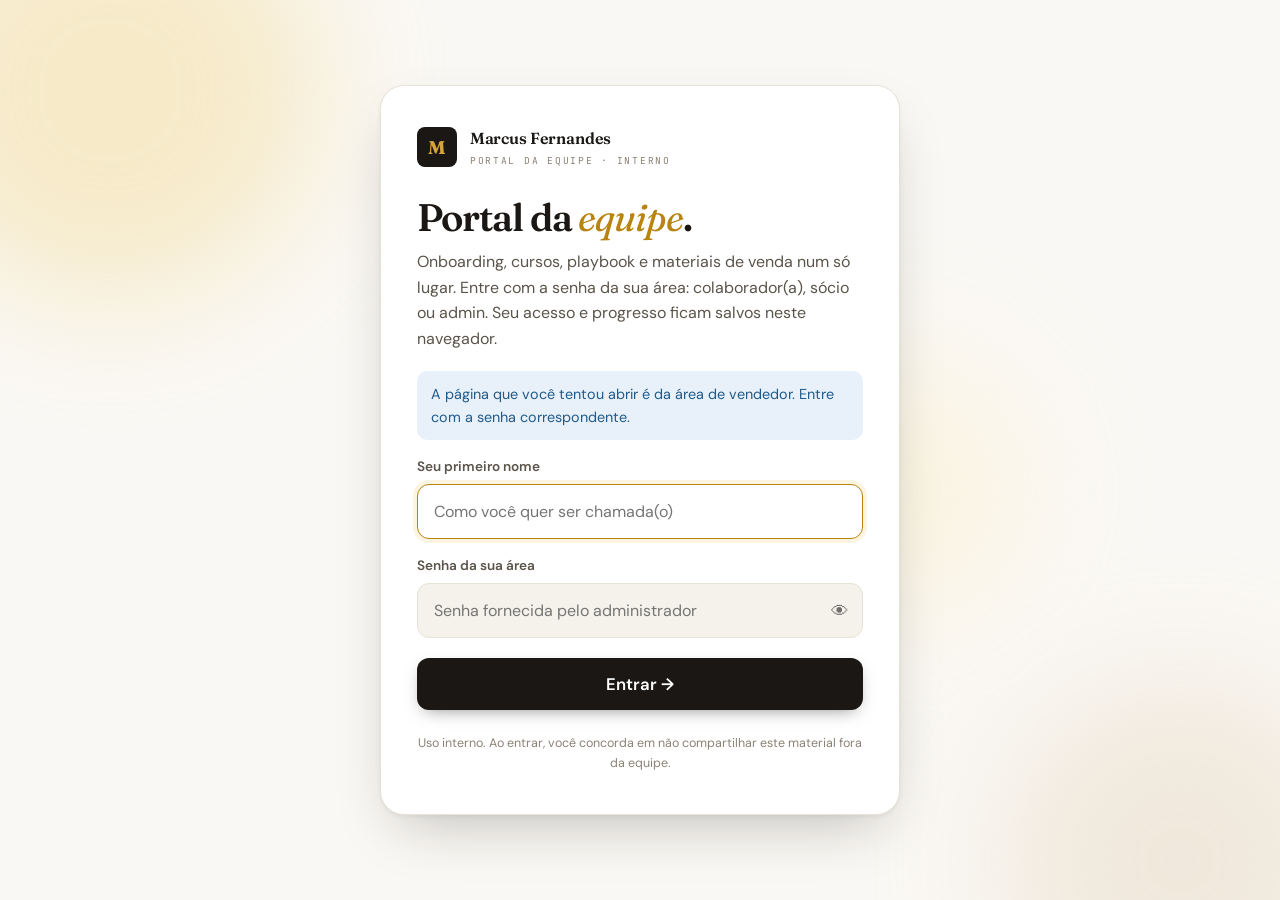
<file: vendedor/objecoes.html>
<!DOCTYPE html>
<html lang="pt-BR">
<head>
<meta charset="UTF-8">
<meta name="viewport" content="width=device-width, initial-scale=1.0">
<title>Guia de Objeções — Vendas com PNL</title>
<link rel="preconnect" href="https://fonts.googleapis.com">
<link href="https://fonts.googleapis.com/css2?family=Bebas+Neue&family=Syne:wght@400;600;700;800&family=JetBrains+Mono:wght@400;500&display=swap" rel="stylesheet">
<style>
:root {
  --black: #090909;
  --surface: #111111;
  --card: #161616;
  --card-hover: #1d1d1d;
  --gold: #E8A020;
  --gold-light: #F5C842;
  --gold-dim: rgba(232,160,32,0.15);
  --red: #C0392B;
  --red-dim: rgba(192,57,43,0.12);
  --green: #27AE60;
  --text: #F0EBE0;
  --text-muted: #8a8070;
  --text-dim: #4a4540;
  --border: rgba(232,160,32,0.12);
  --border-bright: rgba(232,160,32,0.35);
  --ff-display: 'Bebas Neue', sans-serif;
  --ff-body: 'Syne', sans-serif;
  --ff-mono: 'JetBrains Mono', monospace;
}

*, *::before, *::after { box-sizing: border-box; margin: 0; padding: 0; }

html { scroll-behavior: smooth; }

body {
  font-family: var(--ff-body);
  background: var(--black);
  color: var(--text);
  overflow-x: hidden;
  cursor: default;
}

/* ── NOISE OVERLAY ── */
body::before {
  content: '';
  position: fixed;
  inset: 0;
  background-image: url("data:image/svg+xml,%3Csvg viewBox='0 0 256 256' xmlns='http://www.w3.org/2000/svg'%3E%3Cfilter id='noise'%3E%3CfeTurbulence type='fractalNoise' baseFrequency='0.9' numOctaves='4' stitchTiles='stitch'/%3E%3C/filter%3E%3Crect width='100%25' height='100%25' filter='url(%23noise)' opacity='0.04'/%3E%3C/svg%3E");
  pointer-events: none;
  z-index: 9999;
  opacity: 0.4;
}

/* ── HERO ── */
.hero {
  min-height: 100vh;
  display: flex;
  flex-direction: column;
  align-items: center;
  justify-content: center;
  text-align: center;
  padding: 4rem 2rem;
  position: relative;
  overflow: hidden;
}

.hero-bg {
  position: absolute;
  inset: 0;
  background:
    radial-gradient(ellipse 80% 60% at 50% 0%, rgba(232,160,32,0.08) 0%, transparent 60%),
    radial-gradient(ellipse 40% 40% at 80% 80%, rgba(192,57,43,0.06) 0%, transparent 50%);
}

.hero-grid {
  position: absolute;
  inset: 0;
  background-image:
    linear-gradient(rgba(232,160,32,0.04) 1px, transparent 1px),
    linear-gradient(90deg, rgba(232,160,32,0.04) 1px, transparent 1px);
  background-size: 60px 60px;
  mask-image: radial-gradient(ellipse 80% 80% at 50% 50%, black 30%, transparent 80%);
}

.hero-eyebrow {
  font-family: var(--ff-mono);
  font-size: 0.7rem;
  letter-spacing: 0.35em;
  color: var(--gold);
  text-transform: uppercase;
  margin-bottom: 1.5rem;
  opacity: 0;
  animation: fadeUp 0.8s 0.2s forwards;
}

.hero h1 {
  font-family: var(--ff-display);
  font-size: clamp(3.5rem, 10vw, 9rem);
  line-height: 0.9;
  letter-spacing: 0.02em;
  margin-bottom: 1.5rem;
  opacity: 0;
  animation: fadeUp 0.8s 0.4s forwards;
}

.hero h1 .line-gold { color: var(--gold); display: block; }
.hero h1 .line-white { color: var(--text); display: block; }
.hero h1 .line-dim { color: var(--text-dim); display: block; }

.hero-sub {
  font-size: 1rem;
  color: var(--text-muted);
  max-width: 480px;
  line-height: 1.7;
  margin-bottom: 3rem;
  opacity: 0;
  animation: fadeUp 0.8s 0.6s forwards;
}

.hero-stats {
  display: flex;
  gap: 3rem;
  opacity: 0;
  animation: fadeUp 0.8s 0.8s forwards;
}

.stat {
  text-align: center;
}
.stat-num {
  font-family: var(--ff-display);
  font-size: 2.8rem;
  color: var(--gold);
  line-height: 1;
}
.stat-label {
  font-family: var(--ff-mono);
  font-size: 0.65rem;
  letter-spacing: 0.2em;
  color: var(--text-muted);
  margin-top: 0.3rem;
  text-transform: uppercase;
}

.scroll-hint {
  position: absolute;
  bottom: 2rem;
  left: 50%;
  transform: translateX(-50%);
  opacity: 0;
  animation: fadeUp 0.8s 1.2s forwards;
  display: flex;
  flex-direction: column;
  align-items: center;
  gap: 0.5rem;
}
.scroll-hint span {
  font-family: var(--ff-mono);
  font-size: 0.6rem;
  letter-spacing: 0.3em;
  color: var(--text-dim);
  text-transform: uppercase;
}
.scroll-line {
  width: 1px;
  height: 40px;
  background: linear-gradient(to bottom, var(--gold), transparent);
  animation: scrollPulse 2s infinite;
}

/* ── SECTION BASE ── */
.section {
  padding: 6rem 2rem;
  max-width: 1100px;
  margin: 0 auto;
}

.section-label {
  font-family: var(--ff-mono);
  font-size: 0.65rem;
  letter-spacing: 0.4em;
  color: var(--gold);
  text-transform: uppercase;
  margin-bottom: 0.75rem;
  display: flex;
  align-items: center;
  gap: 1rem;
}
.section-label::after {
  content: '';
  flex: 1;
  max-width: 60px;
  height: 1px;
  background: var(--gold);
  opacity: 0.4;
}

.section-title {
  font-family: var(--ff-display);
  font-size: clamp(2.5rem, 5vw, 4.5rem);
  line-height: 0.95;
  margin-bottom: 1rem;
  letter-spacing: 0.02em;
}

.section-desc {
  color: var(--text-muted);
  font-size: 0.95rem;
  line-height: 1.8;
  max-width: 520px;
  margin-bottom: 4rem;
}

/* ── OBJECTION CARDS ── */
.objections-grid {
  display: grid;
  grid-template-columns: 1fr;
  gap: 1.5rem;
}

.obj-card {
  background: var(--card);
  border: 1px solid var(--border);
  border-radius: 2px;
  overflow: hidden;
  transition: border-color 0.3s, background 0.3s;
  position: relative;
  opacity: 0;
  transform: translateX(-30px);
  transition: opacity 0.5s, transform 0.5s, border-color 0.3s, background 0.3s;
}
.obj-card.visible {
  opacity: 1;
  transform: translateX(0);
}
.obj-card:hover {
  border-color: var(--border-bright);
  background: var(--card-hover);
}
.obj-card::before {
  content: '';
  position: absolute;
  left: 0; top: 0; bottom: 0;
  width: 3px;
  background: var(--gold);
  transform: scaleY(0);
  transform-origin: top;
  transition: transform 0.4s cubic-bezier(0.4, 0, 0.2, 1);
}
.obj-card:hover::before { transform: scaleY(1); }

.obj-header {
  padding: 1.5rem 2rem 1rem;
  display: flex;
  align-items: flex-start;
  gap: 1.5rem;
  cursor: pointer;
  user-select: none;
}

.obj-number {
  font-family: var(--ff-display);
  font-size: 3rem;
  line-height: 1;
  color: var(--text-dim);
  flex-shrink: 0;
  transition: color 0.3s;
  min-width: 3rem;
}
.obj-card:hover .obj-number { color: var(--gold); }

.obj-header-text { flex: 1; }

.obj-tag {
  font-family: var(--ff-mono);
  font-size: 0.6rem;
  letter-spacing: 0.25em;
  text-transform: uppercase;
  color: var(--red);
  margin-bottom: 0.4rem;
}

.obj-title {
  font-family: var(--ff-body);
  font-size: 1.1rem;
  font-weight: 800;
  color: var(--text);
  line-height: 1.3;
}

.obj-toggle {
  width: 28px;
  height: 28px;
  border: 1px solid var(--border);
  border-radius: 50%;
  display: flex;
  align-items: center;
  justify-content: center;
  flex-shrink: 0;
  transition: all 0.3s;
  margin-top: 0.2rem;
}
.obj-toggle svg {
  width: 14px;
  height: 14px;
  stroke: var(--text-muted);
  transition: transform 0.3s, stroke 0.3s;
}
.obj-card.open .obj-toggle {
  border-color: var(--gold);
  background: var(--gold-dim);
}
.obj-card.open .obj-toggle svg {
  transform: rotate(180deg);
  stroke: var(--gold);
}

.obj-body {
  max-height: 0;
  overflow: hidden;
  transition: max-height 0.5s cubic-bezier(0.4, 0, 0.2, 1);
}
.obj-card.open .obj-body { max-height: 600px; }

.obj-inner {
  padding: 0 2rem 2rem 6.5rem;
  display: grid;
  grid-template-columns: 1fr 1fr;
  gap: 1.5rem;
}

.obj-block {
  background: rgba(255,255,255,0.02);
  border: 1px solid rgba(255,255,255,0.04);
  border-radius: 2px;
  padding: 1.25rem;
}

.obj-block-label {
  font-family: var(--ff-mono);
  font-size: 0.58rem;
  letter-spacing: 0.3em;
  text-transform: uppercase;
  margin-bottom: 0.75rem;
  display: flex;
  align-items: center;
  gap: 0.5rem;
}
.obj-block-label.behind { color: var(--text-dim); }
.obj-block-label.response { color: var(--gold); }
.obj-block-label .dot {
  width: 5px; height: 5px;
  border-radius: 50%;
  flex-shrink: 0;
}
.behind .dot { background: var(--text-dim); }
.response .dot { background: var(--gold); }

.obj-block p {
  font-size: 0.88rem;
  line-height: 1.75;
  color: var(--text-muted);
}
.obj-block p strong { color: var(--text); font-weight: 600; }
.obj-block blockquote {
  font-style: italic;
  font-size: 0.875rem;
  line-height: 1.7;
  color: var(--text);
  border-left: 2px solid var(--gold);
  padding-left: 1rem;
}

.technique-badge {
  margin-top: 1rem;
  padding: 0.5rem 0.85rem;
  background: var(--gold-dim);
  border: 1px solid rgba(232,160,32,0.2);
  border-radius: 2px;
  font-family: var(--ff-mono);
  font-size: 0.62rem;
  letter-spacing: 0.15em;
  color: var(--gold-light);
  text-transform: uppercase;
  display: inline-block;
}

/* ── PACER SECTION ── */
.pacer-section {
  padding: 5rem 2rem;
  background: linear-gradient(135deg, rgba(232,160,32,0.04) 0%, transparent 50%);
  border-top: 1px solid var(--border);
  border-bottom: 1px solid var(--border);
  position: relative;
  overflow: hidden;
}
.pacer-section::before {
  content: 'PACER';
  position: absolute;
  right: -2rem;
  top: 50%;
  transform: translateY(-50%) rotate(90deg);
  font-family: var(--ff-display);
  font-size: 12rem;
  color: rgba(232,160,32,0.03);
  letter-spacing: 0.1em;
  pointer-events: none;
  white-space: nowrap;
}

.pacer-inner { max-width: 1100px; margin: 0 auto; }

.pacer-steps {
  display: grid;
  grid-template-columns: repeat(5, 1fr);
  gap: 1px;
  background: var(--border);
  border: 1px solid var(--border);
  margin-top: 3rem;
}

.pacer-step {
  background: var(--card);
  padding: 2rem 1.5rem;
  position: relative;
  transition: background 0.3s;
  opacity: 0;
  transform: translateY(20px);
  transition: opacity 0.5s, transform 0.5s, background 0.3s;
}
.pacer-step.visible { opacity: 1; transform: translateY(0); }
.pacer-step:hover { background: var(--card-hover); }

.pacer-letter {
  font-family: var(--ff-display);
  font-size: 4rem;
  color: var(--gold);
  line-height: 1;
  margin-bottom: 0.75rem;
  opacity: 0.9;
}
.pacer-word {
  font-family: var(--ff-body);
  font-weight: 800;
  font-size: 0.8rem;
  text-transform: uppercase;
  letter-spacing: 0.1em;
  color: var(--text);
  margin-bottom: 0.75rem;
}
.pacer-desc {
  font-size: 0.8rem;
  color: var(--text-muted);
  line-height: 1.6;
}
.pacer-step::after {
  content: attr(data-n);
  position: absolute;
  bottom: 1rem;
  right: 1.25rem;
  font-family: var(--ff-mono);
  font-size: 0.6rem;
  color: var(--text-dim);
  letter-spacing: 0.2em;
}

/* ── GOLD INSIGHT ── */
.insight-box {
  max-width: 1100px;
  margin: 0 auto;
  padding: 3rem 2rem;
}
.insight-inner {
  background: var(--card);
  border: 1px solid var(--border-bright);
  border-radius: 2px;
  padding: 3rem;
  position: relative;
  overflow: hidden;
  opacity: 0;
  transform: scale(0.97);
  transition: opacity 0.6s, transform 0.6s;
}
.insight-inner.visible { opacity: 1; transform: scale(1); }
.insight-inner::before {
  content: '';
  position: absolute;
  top: 0; left: 0; right: 0;
  height: 2px;
  background: linear-gradient(90deg, transparent, var(--gold), transparent);
}

.insight-icon {
  font-size: 2.5rem;
  margin-bottom: 1.25rem;
}
.insight-title {
  font-family: var(--ff-display);
  font-size: 2rem;
  color: var(--gold);
  margin-bottom: 1rem;
  letter-spacing: 0.05em;
}
.insight-text {
  font-size: 0.95rem;
  line-height: 1.85;
  color: var(--text-muted);
  max-width: 700px;
}
.insight-text strong { color: var(--gold-light); font-weight: 600; }

/* ── FOOTER ── */
footer {
  text-align: center;
  padding: 3rem 2rem;
  border-top: 1px solid var(--border);
}
footer p {
  font-family: var(--ff-mono);
  font-size: 0.65rem;
  letter-spacing: 0.25em;
  color: var(--text-dim);
  text-transform: uppercase;
}

/* ── ANIMATIONS ── */
@keyframes fadeUp {
  from { opacity: 0; transform: translateY(20px); }
  to { opacity: 1; transform: translateY(0); }
}
@keyframes scrollPulse {
  0%, 100% { opacity: 0.4; transform: scaleY(1); }
  50% { opacity: 1; transform: scaleY(1.2); }
}

/* ── RESPONSIVE ── */
@media (max-width: 768px) {
  .obj-inner {
    grid-template-columns: 1fr;
    padding: 0 1.5rem 1.5rem 1.5rem;
  }
  .obj-header { gap: 1rem; padding: 1.25rem 1.5rem 0.75rem; }
  .obj-number { font-size: 2rem; min-width: 2rem; }
  .pacer-steps { grid-template-columns: 1fr 1fr; }
  .pacer-steps .pacer-step:last-child { grid-column: span 2; }
  .hero-stats { gap: 2rem; }
  .stat-num { font-size: 2rem; }
  .insight-inner { padding: 2rem; }
}

/* ── PROGRESS BAR ── */
.progress-bar {
  position: fixed;
  top: 0; left: 0;
  height: 2px;
  background: linear-gradient(90deg, var(--gold), var(--gold-light));
  width: 0%;
  z-index: 10000;
  transition: width 0.1s;
}

/* ── TOC NAV ── */
.toc {
  position: fixed;
  right: 1.5rem;
  top: 50%;
  transform: translateY(-50%);
  display: flex;
  flex-direction: column;
  gap: 0.5rem;
  z-index: 100;
}
.toc-dot {
  width: 6px; height: 6px;
  border-radius: 50%;
  background: var(--text-dim);
  transition: all 0.3s;
  cursor: pointer;
  position: relative;
}
.toc-dot:hover,
.toc-dot.active { background: var(--gold); transform: scale(1.5); }
.toc-dot::before {
  content: attr(data-label);
  position: absolute;
  right: 14px;
  top: 50%;
  transform: translateY(-50%);
  font-family: var(--ff-mono);
  font-size: 0.55rem;
  letter-spacing: 0.15em;
  text-transform: uppercase;
  color: var(--gold);
  white-space: nowrap;
  opacity: 0;
  pointer-events: none;
  transition: opacity 0.2s;
}
.toc-dot:hover::before { opacity: 1; }

@media (max-width: 768px) { .toc { display: none; } }
</style>
<meta name="robots" content="noindex, nofollow">
<script src="../assets/auth.js"></script>
<script src="../assets/guard.js" data-role="vendedor"></script>
</head>
<body>

<div class="progress-bar" id="progress"></div>

<nav class="toc" id="toc">
  <div class="toc-dot active" data-label="Início" onclick="scrollTo('#hero')"></div>
  <div class="toc-dot" data-label="Objeções" onclick="scrollTo('#objections')"></div>
  <div class="toc-dot" data-label="PACER" onclick="scrollTo('#pacer')"></div>
  <div class="toc-dot" data-label="Arma Secreta" onclick="scrollTo('#insight')"></div>
</nav>

<!-- HERO -->
<section class="hero" id="hero">
  <div class="hero-bg"></div>
  <div class="hero-grid"></div>
  <div class="hero-eyebrow">Guia de Vendas &amp; PNL · Sites para Negócios Locais</div>
  <h1>
    <span class="line-dim">Como Vencer</span>
    <span class="line-gold">7 Objeções</span>
    <span class="line-white">de Clientes</span>
  </h1>
  <p class="hero-sub">Cada "não" esconde um motivo. Este guia decodifica cada objeção e entrega a resposta certa — baseada em literatura de vendas e PNL.</p>
  <div class="hero-stats">
    <div class="stat">
      <div class="stat-num">7</div>
      <div class="stat-label">Objeções</div>
    </div>
    <div class="stat">
      <div class="stat-num">5</div>
      <div class="stat-label">Etapas PACER</div>
    </div>
    <div class="stat">
      <div class="stat-num">1</div>
      <div class="stat-label">Arma Secreta</div>
    </div>
  </div>
  <div class="scroll-hint">
    <span>Scroll</span>
    <div class="scroll-line"></div>
  </div>
</section>

<!-- OBJECTIONS -->
<div class="section" id="objections">
  <div class="section-label">Mapa de Objeções</div>
  <h2 class="section-title">O QUE ELES<br>DIZEM — E O<br>QUE PENSAM</h2>
  <p class="section-desc">Clique em cada objeção para revelar o que está por trás dela, a resposta ideal e a técnica de PNL aplicada.</p>

  <div class="objections-grid" id="objGrid">

    <!-- OBJ 1 -->
    <div class="obj-card" data-index="0">
      <div class="obj-header" onclick="toggleCard(this)">
        <div class="obj-number">01</div>
        <div class="obj-header-text">
          <div class="obj-tag">Objeção de Preço</div>
          <div class="obj-title">"Tá caro" / "Não tenho orçamento"</div>
        </div>
        <div class="obj-toggle">
          <svg viewBox="0 0 24 24" fill="none" stroke-width="2" stroke-linecap="round">
            <polyline points="6 9 12 15 18 9"/>
          </svg>
        </div>
      </div>
      <div class="obj-body">
        <div class="obj-inner">
          <div class="obj-block">
            <div class="obj-block-label behind"><span class="dot"></span>Por trás da objeção</div>
            <p>Não veem o <strong>valor real</strong>, ou estão comparando com zero — o custo de não ter site. A âncora de referência está errada.</p>
          </div>
          <div class="obj-block">
            <div class="obj-block-label response"><span class="dot"></span>Como responder</div>
            <blockquote>"Entendo. Quantos clientes por semana buscam seu negócio no Google e não te encontram com informação completa? Se o site trouxer só 3 pedidos a mais por mês, em quanto tempo ele se paga?"</blockquote>
            <div class="technique-badge">⚡ Reframe custo → ROI · Pergunta socrática</div>
          </div>
        </div>
      </div>
    </div>

    <!-- OBJ 2 -->
    <div class="obj-card" data-index="1">
      <div class="obj-header" onclick="toggleCard(this)">
        <div class="obj-number">02</div>
        <div class="obj-header-text">
          <div class="obj-tag">Objeção de Necessidade</div>
          <div class="obj-title">"Já tenho Instagram, não preciso de site"</div>
        </div>
        <div class="obj-toggle">
          <svg viewBox="0 0 24 24" fill="none" stroke-width="2" stroke-linecap="round">
            <polyline points="6 9 12 15 18 9"/>
          </svg>
        </div>
      </div>
      <div class="obj-body">
        <div class="obj-inner">
          <div class="obj-block">
            <div class="obj-block-label behind"><span class="dot"></span>Por trás da objeção</div>
            <p>Não percebem a <strong>diferença funcional</strong>. Instagram e site resolvem problemas distintos em momentos distintos da jornada do consumidor.</p>
          </div>
          <div class="obj-block">
            <div class="obj-block-label response"><span class="dot"></span>Como responder</div>
            <blockquote>"O Instagram é perfeito para relacionamento — você já faz isso muito bem com 35k seguidores. O site resolve outro problema: quando alguém digita 'hamburgueria Natal' no Google, o Instagram não aparece."</blockquote>
            <div class="technique-badge">⚡ Complementaridade · Nunca desvalorize o que o cliente já tem</div>
          </div>
        </div>
      </div>
    </div>

    <!-- OBJ 3 -->
    <div class="obj-card" data-index="2">
      <div class="obj-header" onclick="toggleCard(this)">
        <div class="obj-number">03</div>
        <div class="obj-header-text">
          <div class="obj-tag">Objeção de Risco</div>
          <div class="obj-title">"Não sei se vai funcionar"</div>
        </div>
        <div class="obj-toggle">
          <svg viewBox="0 0 24 24" fill="none" stroke-width="2" stroke-linecap="round">
            <polyline points="6 9 12 15 18 9"/>
          </svg>
        </div>
      </div>
      <div class="obj-body">
        <div class="obj-inner">
          <div class="obj-block">
            <div class="obj-block-label behind"><span class="dot"></span>Por trás da objeção</div>
            <p>Medo de perder dinheiro. Pode haver experiência ruim anterior ou simples <strong>desconfiança em promessas abstratas</strong> sem entrega concreta.</p>
          </div>
          <div class="obj-block">
            <div class="obj-block-label response"><span class="dot"></span>Como responder</div>
            <blockquote>"Por isso eu já montei o PRD completo com seu cardápio real, sua logo, seus depoimentos do Google. Você já pode ver exatamente o que será entregue antes de confirmar. Não é promessa — é algo concreto na sua mão."</blockquote>
            <div class="technique-badge">⚡ Prova antes da venda · Princípio da Reciprocidade (Cialdini)</div>
          </div>
        </div>
      </div>
    </div>

    <!-- OBJ 4 -->
    <div class="obj-card" data-index="3">
      <div class="obj-header" onclick="toggleCard(this)">
        <div class="obj-number">04</div>
        <div class="obj-header-text">
          <div class="obj-tag">Objeção de Procrastinação</div>
          <div class="obj-title">"Deixa eu pensar" / "Vou ver com meu sócio"</div>
        </div>
        <div class="obj-toggle">
          <svg viewBox="0 0 24 24" fill="none" stroke-width="2" stroke-linecap="round">
            <polyline points="6 9 12 15 18 9"/>
          </svg>
        </div>
      </div>
      <div class="obj-body">
        <div class="obj-inner">
          <div class="obj-block">
            <div class="obj-block-label behind"><span class="dot"></span>Por trás da objeção</div>
            <p>Não é recusa — é <strong>falta de urgência</strong> ou de clareza sobre o próximo passo. O cliente está confortável no status quo.</p>
          </div>
          <div class="obj-block">
            <div class="obj-block-label response"><span class="dot"></span>Como responder</div>
            <blockquote>"Claro. Só quero deixar claro: o PRD está pronto, o site pode ficar no ar em X dias. Enquanto esperamos, quantas pessoas estão buscando hambúrguer em Natal e encontrando outra hamburgueria?"</blockquote>
            <div class="technique-badge">⚡ Âncora temporal negativa (PNL) · FOMO sem pressão explícita</div>
          </div>
        </div>
      </div>
    </div>

    <!-- OBJ 5 -->
    <div class="obj-card" data-index="4">
      <div class="obj-header" onclick="toggleCard(this)">
        <div class="obj-number">05</div>
        <div class="obj-header-text">
          <div class="obj-tag">Objeção de Competição</div>
          <div class="obj-title">"Outro cara faz mais barato"</div>
        </div>
        <div class="obj-toggle">
          <svg viewBox="0 0 24 24" fill="none" stroke-width="2" stroke-linecap="round">
            <polyline points="6 9 12 15 18 9"/>
          </svg>
        </div>
      </div>
      <div class="obj-body">
        <div class="obj-inner">
          <div class="obj-block">
            <div class="obj-block-label behind"><span class="dot"></span>Por trás da objeção</div>
            <p>Comparação por preço porque <strong>não percebe diferença de valor</strong>. O cliente ainda não viu o que te diferencia concretamente do template genérico.</p>
          </div>
          <div class="obj-block">
            <div class="obj-block-label response"><span class="dot"></span>Como responder</div>
            <blockquote>"Provavelmente faz mesmo. A questão: o outro já chegou com seu cardápio real mapeado, sua logo analisada, seus reviews selecionados? Ou vai entregar um template com 'Lorem Ipsum' trocado pelo seu nome?"</blockquote>
            <div class="technique-badge">⚡ Venda por contraste · Nunca ataque o concorrente diretamente</div>
          </div>
        </div>
      </div>
    </div>

    <!-- OBJ 6 -->
    <div class="obj-card" data-index="5">
      <div class="obj-header" onclick="toggleCard(this)">
        <div class="obj-number">06</div>
        <div class="obj-header-text">
          <div class="obj-tag">Objeção de Esforço</div>
          <div class="obj-title">"Não tenho tempo para cuidar disso"</div>
        </div>
        <div class="obj-toggle">
          <svg viewBox="0 0 24 24" fill="none" stroke-width="2" stroke-linecap="round">
            <polyline points="6 9 12 15 18 9"/>
          </svg>
        </div>
      </div>
      <div class="obj-body">
        <div class="obj-inner">
          <div class="obj-block">
            <div class="obj-block-label behind"><span class="dot"></span>Por trás da objeção</div>
            <p>Creem que terão <strong>trabalho ou responsabilidade</strong> após contratar. O cliente já está sobrecarregado e não quer mais uma coisa na lista.</p>
          </div>
          <div class="obj-block">
            <div class="obj-block-label response"><span class="dot"></span>Como responder</div>
            <blockquote>"Justamente por isso o site é entregue pronto. O único momento que preciso de você são 20 minutos para confirmar os preços do cardápio. O resto está feito. Literalmente."</blockquote>
            <div class="technique-badge">⚡ Pace &amp; Lead (PNL) · Eliminação da objeção por demonstração</div>
          </div>
        </div>
      </div>
    </div>

    <!-- OBJ 7 -->
    <div class="obj-card" data-index="6">
      <div class="obj-header" onclick="toggleCard(this)">
        <div class="obj-number">07</div>
        <div class="obj-header-text">
          <div class="obj-tag">Objeção de Conforto</div>
          <div class="obj-title">"Meu negócio funciona bem sem site"</div>
        </div>
        <div class="obj-toggle">
          <svg viewBox="0 0 24 24" fill="none" stroke-width="2" stroke-linecap="round">
            <polyline points="6 9 12 15 18 9"/>
          </svg>
        </div>
      </div>
      <div class="obj-body">
        <div class="obj-inner">
          <div class="obj-block">
            <div class="obj-block-label behind"><span class="dot"></span>Por trás da objeção</div>
            <p><strong>Zona de conforto.</strong> Sucesso atual cria cegueira para oportunidades. "Se não está quebrado, não precisa consertar."</p>
          </div>
          <div class="obj-block">
            <div class="obj-block-label response"><span class="dot"></span>Como responder</div>
            <blockquote>"Ótimo. Mas o Sushi Home do lado de vocês na Candelária também não funcionava bem. Imagina se ele lançar o site antes de você. Quem aparece primeiro no Google quando buscam 'hambúrguer Candelária'?"</blockquote>
            <div class="technique-badge">⚡ Ancoragem competitiva local · FOMO de território (PNL)</div>
          </div>
        </div>
      </div>
    </div>

  </div>
</div>

<!-- PACER -->
<section class="pacer-section" id="pacer">
  <div class="pacer-inner">
    <div class="section-label">Framework Universal</div>
    <h2 class="section-title" style="margin-bottom:0.5rem;">O PADRÃO<br>DE OURO</h2>
    <p class="section-desc">Use esta estrutura para <em>qualquer</em> objeção que aparecer. A ordem importa.</p>

    <div class="pacer-steps">
      <div class="pacer-step" data-n="01/05">
        <div class="pacer-letter">P</div>
        <div class="pacer-word">Pause</div>
        <div class="pacer-desc">Nunca responda imediatamente. Deixe a objeção respirar 2 segundos. O silêncio demonstra confiança.</div>
      </div>
      <div class="pacer-step" data-n="02/05">
        <div class="pacer-letter">A</div>
        <div class="pacer-word">Acknowledge</div>
        <div class="pacer-desc">Valide sem concordar: <em>"Faz sentido pensar assim"</em> / <em>"É uma preocupação legítima"</em>. Baixa a guarda do cliente.</div>
      </div>
      <div class="pacer-step" data-n="03/05">
        <div class="pacer-letter">C</div>
        <div class="pacer-word">Clarify</div>
        <div class="pacer-desc">Entenda o real motivo: <em>"Quando você diz caro, está comparando com o quê?"</em> A objeção dita raramente é a real.</div>
      </div>
      <div class="pacer-step" data-n="04/05">
        <div class="pacer-letter">E</div>
        <div class="pacer-word">Evidence</div>
        <div class="pacer-desc">Apresente o contra-argumento com <strong>prova concreta</strong>. O PRD já é a sua prova — use-o.</div>
      </div>
      <div class="pacer-step" data-n="05/05">
        <div class="pacer-letter">R</div>
        <div class="pacer-word">Redirect</div>
        <div class="pacer-desc">Devolva com uma pergunta que faz o cliente <strong>chegar à conclusão sozinho</strong>. Quem convence é o cliente, não você.</div>
      </div>
    </div>
  </div>
</section>

<!-- INSIGHT FINAL -->
<div class="insight-box" id="insight">
  <div class="insight-inner">
    <div class="insight-icon">🎯</div>
    <div class="insight-title">A ARMA SECRETA</div>
    <p class="insight-text">
      O PRD que você gerou não é só um documento técnico —
      <strong>ele é o principal argumento de venda.</strong><br><br>
      Quando você entrega ao dono do Gourmet Burguer um documento com o cardápio
      dele completo, a logo analisada, os depoimentos reais dos clientes e o wireframe
      do site já estruturado, você elimina as objeções <strong>3, 5 e 6 antes mesmo
      de a reunião começar.</strong><br><br>
      Isso é o que em vendas se chama de <strong>"give before you ask"</strong> —
      e é provavelmente a técnica mais eficaz para serviços digitais para
      pequenos negócios. Você ativa o princípio da <strong>reciprocidade de Cialdini</strong>:
      o cliente já recebeu algo de valor, e inconscientemente sente que deve dar
      algo em troca.
    </p>
  </div>
</div>

<footer>
  <p>Guia de Vendas &amp; PNL · Sites para Negócios Locais · Natal/RN · 2026</p>
</footer>

<script>
// ── Progress bar
const progress = document.getElementById('progress');
window.addEventListener('scroll', () => {
  const pct = (window.scrollY / (document.body.scrollHeight - window.innerHeight)) * 100;
  progress.style.width = pct + '%';
});

// ── Accordion
function toggleCard(header) {
  const card = header.closest('.obj-card');
  const isOpen = card.classList.contains('open');
  document.querySelectorAll('.obj-card.open').forEach(c => c.classList.remove('open'));
  if (!isOpen) card.classList.add('open');
}

// ── Intersection Observer for animations
const observer = new IntersectionObserver((entries) => {
  entries.forEach(entry => {
    if (entry.isIntersecting) {
      entry.target.classList.add('visible');
      observer.unobserve(entry.target);
    }
  });
}, { threshold: 0.1 });

// Stagger obj cards
document.querySelectorAll('.obj-card').forEach((card, i) => {
  card.style.transitionDelay = `${i * 0.07}s`;
  observer.observe(card);
});

document.querySelectorAll('.pacer-step').forEach((step, i) => {
  step.style.transitionDelay = `${i * 0.1}s`;
  observer.observe(step);
});

document.querySelectorAll('.insight-inner').forEach(el => observer.observe(el));

// ── TOC active state
const sections = ['hero','objections','pacer','insight'];
const dots = document.querySelectorAll('.toc-dot');

function updateToc() {
  const scrollPos = window.scrollY + window.innerHeight / 2;
  sections.forEach((id, i) => {
    const el = document.getElementById(id);
    if (!el) return;
    if (scrollPos >= el.offsetTop) {
      dots.forEach(d => d.classList.remove('active'));
      dots[i]?.classList.add('active');
    }
  });
}

function scrollTo(hash) {
  const el = document.querySelector(hash);
  if (el) el.scrollIntoView({ behavior: 'smooth' });
}

window.addEventListener('scroll', updateToc);

// ── Auto-open first card after delay
setTimeout(() => {
  const first = document.querySelector('.obj-card');
  if (first) first.querySelector('.obj-header').click();
}, 1200);
</script>
</body>
</html>
</file>
<file: onboarding/styles.css>
/* ═══════════════════════════════════════════════════════════════════
   Academia de Vendas · Marcus Fernandes
   Mesma identidade do playbook: creme, dourado, Fraunces + DM Sans
   ═══════════════════════════════════════════════════════════════════ */
:root {
  --bg: #FAF8F4;
  --surface: #FFFFFF;
  --surface-2: #F5F2EC;
  --surface-3: #EEE9DF;
  --border: #E8E3D8;
  --border-strong: #D4CEC0;
  --text: #1A1715;
  --text-2: #5A544A;
  --text-3: #8A8275;
  --gold: #B8830F;
  --gold-light: #D4A53A;
  --gold-bg: #FBF4E0;
  --gold-deep: #8F650A;
  --red: #B83A2C;
  --red-bg: #FCEEE9;
  --green: #1F7A4D;
  --green-bg: #E8F4ED;
  --blue: #1F5A8A;
  --blue-bg: #E8F0F9;
  --ink: #1A1715;
  --ff-display: 'Fraunces', Georgia, serif;
  --ff-body: 'DM Sans', system-ui, sans-serif;
  --ff-mono: 'JetBrains Mono', ui-monospace, monospace;
  --radius: 14px;
  --radius-sm: 8px;
  --shadow: 0 1px 2px rgba(26,23,21,.04), 0 8px 24px -12px rgba(26,23,21,.18);
  --shadow-lg: 0 2px 4px rgba(26,23,21,.05), 0 24px 60px -20px rgba(26,23,21,.28);
  --ease: cubic-bezier(.2,.7,.2,1);
}

*, *::before, *::after { box-sizing: border-box; margin: 0; padding: 0; }
html { scroll-behavior: smooth; -webkit-text-size-adjust: 100%; }
body {
  font-family: var(--ff-body);
  background: var(--bg);
  color: var(--text);
  line-height: 1.6;
  font-size: 16px;
  min-height: 100vh;
}
[hidden] { display: none !important; }
button { font-family: inherit; cursor: pointer; }
a { color: var(--gold-deep); }
strong { font-weight: 600; }
em { font-style: italic; }
code, .mono { font-family: var(--ff-mono); font-size: .85em; }
::selection { background: var(--gold-bg); }

/* ━━━ Marca ━━━ */
.brand-mark {
  width: 40px; height: 40px; flex: none;
  background: var(--ink); color: var(--gold-light);
  border-radius: 8px;
  display: inline-flex; align-items: center; justify-content: center;
  font-family: var(--ff-display); font-weight: 700; font-size: 1.15rem; letter-spacing: -.02em;
}
.brand-mark.sm { width: 30px; height: 30px; font-size: .95rem; border-radius: 6px; }
.brand-name { font-family: var(--ff-display); font-weight: 600; font-size: 1rem; letter-spacing: -.01em; }
.brand-meta { font-family: var(--ff-mono); font-size: .6rem; letter-spacing: .18em; text-transform: uppercase; color: var(--text-3); margin-top: 2px; }

/* ━━━ Botões ━━━ */
.btn {
  display: inline-flex; align-items: center; justify-content: center; gap: .5rem;
  padding: .7rem 1.2rem; border-radius: 10px; border: 1px solid transparent;
  font-weight: 600; font-size: .95rem; line-height: 1.2;
  transition: transform .15s var(--ease), background .2s, border-color .2s, box-shadow .2s, opacity .2s;
  text-decoration: none; white-space: nowrap;
}
.btn:active { transform: translateY(1px); }
.btn:disabled { opacity: .45; cursor: not-allowed; transform: none; }
.btn-primary { background: var(--ink); color: #fff; box-shadow: 0 6px 18px -8px rgba(26,23,21,.6); }
.btn-primary:hover:not(:disabled) { background: #000; box-shadow: 0 10px 24px -8px rgba(26,23,21,.6); }
.btn-gold { background: var(--gold); color: #fff; }
.btn-gold:hover:not(:disabled) { background: var(--gold-deep); }
.btn-outline { background: var(--surface); color: var(--text); border-color: var(--border-strong); }
.btn-outline:hover:not(:disabled) { border-color: var(--text); }
.btn-ghost { background: transparent; color: var(--text-2); }
.btn-ghost:hover:not(:disabled) { background: var(--surface-2); color: var(--text); }
.btn-lg { padding: .95rem 1.5rem; font-size: 1.05rem; border-radius: 12px; }
.btn-sm { padding: .4rem .75rem; font-size: .82rem; border-radius: 8px; }

/* ━━━ TELA DE ACESSO ━━━ */
.gate {
  position: relative; min-height: 100vh; display: grid; place-items: center;
  padding: 2rem 1rem; overflow: hidden; isolation: isolate;
}
.gate-bg { position: absolute; inset: 0; z-index: -1; overflow: hidden; }
.orb { position: absolute; border-radius: 50%; filter: blur(60px); opacity: .55; animation: float 14s ease-in-out infinite; }
.orb-1 { width: 420px; height: 420px; background: #F3DFA6; top: -120px; left: -100px; }
.orb-2 { width: 360px; height: 360px; background: #E9DCC9; bottom: -140px; right: -80px; animation-delay: -5s; }
.orb-3 { width: 260px; height: 260px; background: #FBF1D3; top: 40%; right: 20%; animation-delay: -9s; }
@keyframes float { 0%,100% { transform: translate(0,0) } 50% { transform: translate(24px,-30px) } }

.gate-card {
  width: 100%; max-width: 520px; background: var(--surface);
  border: 1px solid var(--border); border-radius: 24px;
  padding: 2.5rem 2.25rem; box-shadow: var(--shadow-lg);
  animation: rise .6s var(--ease) both;
}
@keyframes rise { from { opacity: 0; transform: translateY(14px) } to { opacity: 1; transform: none } }
.gate-brand { display: flex; align-items: center; gap: .8rem; margin-bottom: 1.75rem; }
.gate-title { font-family: var(--ff-display); font-weight: 600; font-size: clamp(1.9rem, 5vw, 2.4rem); line-height: 1.05; letter-spacing: -.03em; margin-bottom: .75rem; }
.gate-title em { color: var(--gold); font-weight: 400; }
.gate-sub { color: var(--text-2); font-size: 1rem; margin-bottom: 1.75rem; }
.gate-form { display: grid; gap: 1rem; }
.field { display: grid; gap: .4rem; }
.field-label { font-size: .85rem; font-weight: 600; color: var(--text-2); }
.field input {
  width: 100%; padding: .85rem 1rem; font: inherit; font-size: 1rem;
  background: var(--surface-2); border: 1.5px solid var(--border); border-radius: 12px;
  color: var(--text); outline: none; transition: border .2s, background .2s, box-shadow .2s;
}
.field input:focus { border-color: var(--gold); background: #fff; box-shadow: 0 0 0 4px var(--gold-bg); }
.field-pass { position: relative; }
.field-pass input { padding-right: 3rem; }
.pass-toggle { position: absolute; right: .5rem; top: 50%; transform: translateY(-50%); background: none; border: 0; font-size: 1.1rem; opacity: .55; padding: .4rem; }
.pass-toggle:hover { opacity: 1; }
.gate-error { color: var(--red); background: var(--red-bg); padding: .65rem .9rem; border-radius: 10px; font-size: .9rem; }
.gate-form .btn { margin-top: .25rem; }
.gate-card.shake { animation: shake .4s; }
@keyframes shake { 0%,100%{transform:translateX(0)} 25%{transform:translateX(-6px)} 75%{transform:translateX(6px)} }
.gate-foot { margin-top: 1.5rem; font-size: .78rem; color: var(--text-3); text-align: center; }

/* ━━━ APP SHELL ━━━ */
.app { min-height: 100vh; display: flex; flex-direction: column; }
.topbar {
  position: sticky; top: 0; z-index: 50;
  display: flex; align-items: center; gap: 1.25rem;
  padding: .7rem 1.25rem; background: rgba(250,248,244,.85);
  backdrop-filter: blur(14px); -webkit-backdrop-filter: blur(14px);
  border-bottom: 1px solid var(--border);
}
.topbar-brand { display: flex; align-items: center; gap: .6rem; background: none; border: 0; padding: 0; }
.topbar-title { font-family: var(--ff-display); font-weight: 600; font-size: 1rem; letter-spacing: -.01em; color: var(--text); }
.topbar-progress { display: flex; align-items: center; gap: .6rem; min-width: 160px; flex: 1; max-width: 260px; }
.topbar-progress .bar { flex: 1; height: 6px; background: var(--surface-3); border-radius: 100px; overflow: hidden; }
.topbar-progress .bar span { display: block; height: 100%; width: 0; background: linear-gradient(90deg, var(--gold), var(--gold-light)); border-radius: 100px; transition: width .6s var(--ease); }
.topbar-progress .pct { font-family: var(--ff-mono); font-size: .72rem; color: var(--text-2); min-width: 2.6em; }
.topbar-nav { display: flex; gap: .15rem; margin-left: auto; }
.nav-link {
  background: none; border: 0; padding: .45rem .8rem; border-radius: 8px;
  font-size: .88rem; font-weight: 500; color: var(--text-2); text-decoration: none;
}
.nav-link:hover { background: var(--surface-2); color: var(--text); }
.nav-link.active { background: var(--gold-bg); color: var(--gold-deep); }
.topbar-user { display: flex; align-items: center; gap: .55rem; }
.avatar { width: 30px; height: 30px; border-radius: 50%; background: var(--gold-bg); color: var(--gold-deep); font-weight: 700; font-size: .85rem; display: inline-flex; align-items: center; justify-content: center; border: 1px solid #EBD9A8; }
.user-name { font-size: .88rem; font-weight: 600; }
.menu-btn { display: none; background: none; border: 1px solid var(--border); border-radius: 8px; width: 38px; height: 38px; font-size: 1.1rem; margin-left: auto; }
.mobile-nav { display: grid; gap: .25rem; padding: .75rem 1rem 1rem; background: var(--surface); border-bottom: 1px solid var(--border); position: sticky; top: 58px; z-index: 49; }
.mobile-nav .nav-link { text-align: left; padding: .8rem .9rem; font-size: 1rem; }

.view { flex: 1; width: 100%; }
.container { max-width: 1080px; margin: 0 auto; padding: 2.5rem 1.5rem 5rem; }
.container.narrow { max-width: 780px; }

/* ━━━ HOME ━━━ */
.hero { display: grid; grid-template-columns: 1fr auto; gap: 2rem; align-items: center; margin-bottom: 2.5rem; }
.eyebrow { font-family: var(--ff-mono); font-size: .62rem; letter-spacing: .28em; text-transform: uppercase; color: var(--gold); margin-bottom: .8rem; }
.h1 { font-family: var(--ff-display); font-weight: 600; font-size: clamp(2rem, 4.5vw, 3rem); line-height: 1.05; letter-spacing: -.03em; margin-bottom: .75rem; }
.h1 em { color: var(--gold); font-weight: 400; }
.lead { color: var(--text-2); font-size: 1.08rem; max-width: 560px; }
.hero-actions { display: flex; gap: .75rem; flex-wrap: wrap; margin-top: 1.5rem; }

.ring { position: relative; width: 150px; height: 150px; }
.ring svg { transform: rotate(-90deg); width: 100%; height: 100%; }
.ring circle { fill: none; stroke-width: 10; stroke-linecap: round; }
.ring .track { stroke: var(--surface-3); }
.ring .fill { stroke: var(--gold); transition: stroke-dashoffset .9s var(--ease); }
.ring-label { position: absolute; inset: 0; display: grid; place-items: center; text-align: center; }
.ring-label b { font-family: var(--ff-display); font-size: 1.9rem; font-weight: 600; letter-spacing: -.03em; line-height: 1; }
.ring-label small { font-size: .7rem; color: var(--text-3); font-family: var(--ff-mono); letter-spacing: .12em; text-transform: uppercase; }

.stats-row { display: grid; grid-template-columns: repeat(auto-fit, minmax(150px, 1fr)); gap: .75rem; margin-bottom: 2.5rem; }
.stat-tile { background: var(--surface); border: 1px solid var(--border); border-radius: var(--radius); padding: 1rem 1.15rem; }
.stat-tile b { display: block; font-family: var(--ff-display); font-size: 1.6rem; font-weight: 600; letter-spacing: -.02em; line-height: 1.1; }
.stat-tile span { font-size: .8rem; color: var(--text-3); }

.section-title { font-family: var(--ff-display); font-weight: 600; font-size: 1.5rem; letter-spacing: -.02em; margin-bottom: 1rem; display: flex; align-items: baseline; gap: .75rem; }
.section-title small { font-family: var(--ff-mono); font-size: .65rem; letter-spacing: .15em; text-transform: uppercase; color: var(--text-3); font-weight: 400; }

.modules { display: grid; grid-template-columns: repeat(auto-fill, minmax(300px, 1fr)); gap: 1rem; }
.module-card {
  position: relative; text-align: left; background: var(--surface); border: 1px solid var(--border);
  border-radius: var(--radius); padding: 1.35rem 1.35rem 1.2rem; display: grid; gap: .6rem;
  transition: transform .2s var(--ease), box-shadow .2s, border-color .2s; box-shadow: var(--shadow);
}
.module-card:not(.locked):hover { transform: translateY(-3px); box-shadow: var(--shadow-lg); border-color: var(--border-strong); }
.module-card.locked { opacity: .6; cursor: not-allowed; box-shadow: none; background: var(--surface-2); }
.module-card.done { border-color: #BFDCCB; }
.module-card .mc-top { display: flex; align-items: center; justify-content: space-between; }
.module-card .mc-num { font-family: var(--ff-mono); font-size: .65rem; letter-spacing: .18em; color: var(--text-3); text-transform: uppercase; }
.module-card .mc-icon { width: 46px; height: 46px; border-radius: 12px; background: var(--gold-bg); display: grid; place-items: center; font-size: 1.4rem; }
.module-card.done .mc-icon { background: var(--green-bg); }
.module-card h3 { font-family: var(--ff-display); font-weight: 600; font-size: 1.2rem; letter-spacing: -.015em; line-height: 1.2; }
.module-card p { font-size: .9rem; color: var(--text-2); }
.module-card .mc-foot { display: flex; align-items: center; justify-content: space-between; margin-top: .3rem; font-size: .78rem; color: var(--text-3); }
.module-card .mc-bar { height: 5px; background: var(--surface-3); border-radius: 100px; overflow: hidden; }
.module-card .mc-bar span { display: block; height: 100%; background: var(--gold); border-radius: 100px; }
.module-card.done .mc-bar span { background: var(--green); }
.badge { display: inline-flex; align-items: center; gap: .3rem; padding: .2rem .55rem; border-radius: 100px; font-family: var(--ff-mono); font-size: .62rem; letter-spacing: .1em; text-transform: uppercase; font-weight: 500; }
.badge-gold { background: var(--gold-bg); color: var(--gold-deep); }
.badge-green { background: var(--green-bg); color: var(--green); }
.badge-grey { background: var(--surface-3); color: var(--text-3); }
.badge-blue { background: var(--blue-bg); color: var(--blue); }
.badge-red { background: var(--red-bg); color: var(--red); }

.exam-card {
  margin-top: 1.5rem; background: var(--ink); color: #fff; border-radius: var(--radius); padding: 1.75rem;
  display: grid; grid-template-columns: 1fr auto; gap: 1.5rem; align-items: center;
}
.exam-card h3 { font-family: var(--ff-display); font-weight: 600; font-size: 1.5rem; letter-spacing: -.02em; margin-bottom: .35rem; }
.exam-card p { color: rgba(255,255,255,.7); font-size: .95rem; }
.exam-card .btn-gold { background: var(--gold-light); color: var(--ink); }
.exam-card .btn-gold:hover { background: #fff; }

/* ━━━ LIÇÃO ━━━ */
.lesson-layout { display: grid; grid-template-columns: 260px 1fr; gap: 2.5rem; align-items: start; }
.lesson-layout.video-layout { grid-template-columns: minmax(0, 1fr) 340px; }
.lesson-side { position: sticky; top: 84px; }
.side-back { display: inline-flex; align-items: center; gap: .4rem; background: none; border: 0; color: var(--text-3); font-size: .85rem; padding: 0; margin-bottom: 1rem; }
.side-back:hover { color: var(--text); }
.side-title { font-family: var(--ff-display); font-weight: 600; font-size: 1.15rem; letter-spacing: -.015em; line-height: 1.2; margin-bottom: 1rem; }
.side-list { display: grid; gap: .2rem; }
.side-item {
  display: flex; align-items: center; gap: .6rem; padding: .55rem .7rem; border-radius: 8px;
  background: none; border: 0; text-align: left; font-size: .88rem; color: var(--text-2); width: 100%;
}
.side-item:hover { background: var(--surface-2); color: var(--text); }
.side-item.active { background: var(--gold-bg); color: var(--gold-deep); font-weight: 600; }
.side-item.locked { opacity: .5; cursor: not-allowed; }
.side-dot { width: 20px; height: 20px; flex: none; border-radius: 50%; border: 1.5px solid var(--border-strong); display: grid; place-items: center; font-size: .65rem; font-family: var(--ff-mono); }
.side-item.done .side-dot { background: var(--green); border-color: var(--green); color: #fff; }
.side-item.active .side-dot { border-color: var(--gold); color: var(--gold-deep); }

.lesson-main { min-width: 0; max-width: 100%; }
.lesson-head { margin-bottom: 2rem; }
.lesson-head .crumbs { font-family: var(--ff-mono); font-size: .65rem; letter-spacing: .18em; text-transform: uppercase; color: var(--text-3); margin-bottom: .6rem; }
.lesson-head h2 { font-family: var(--ff-display); font-weight: 600; font-size: clamp(1.7rem, 3.5vw, 2.3rem); letter-spacing: -.025em; line-height: 1.1; }
.lesson-head .dots { display: flex; gap: 5px; margin-top: 1rem; }
.lesson-head .dots i { width: 22px; height: 4px; border-radius: 100px; background: var(--surface-3); }
.lesson-head .dots i.done { background: var(--green); }
.lesson-head .dots i.cur { background: var(--gold); }

.blocks { display: grid; grid-template-columns: minmax(0, 1fr); gap: 1.4rem; }
.block { animation: rise .5s var(--ease) both; min-width: 0; max-width: 100%; }
.block p + p { margin-top: .8rem; }
.block-text { font-size: 1.05rem; color: var(--text); line-height: 1.7; }
.block-text ul, .block-text ol { padding-left: 1.3rem; margin: .6rem 0; }
.block-text li { margin-bottom: .35rem; }
.block-text h4 { font-family: var(--ff-display); font-size: 1.25rem; font-weight: 600; letter-spacing: -.015em; margin: .5rem 0 .4rem; }

.callout { border-radius: var(--radius); padding: 1.15rem 1.3rem; border: 1px solid; display: grid; gap: .3rem; }
.callout .co-title { font-weight: 700; font-size: .95rem; display: flex; align-items: center; gap: .5rem; }
.callout .co-body { font-size: .97rem; color: var(--text-2); }
.callout-tip { background: var(--gold-bg); border-color: #EBD9A8; }
.callout-tip .co-title { color: var(--gold-deep); }
.callout-warn { background: var(--red-bg); border-color: #F0C9C1; }
.callout-warn .co-title { color: var(--red); }
.callout-rule { background: var(--ink); border-color: var(--ink); color: #fff; }
.callout-rule .co-title { color: var(--gold-light); }
.callout-rule .co-body { color: rgba(255,255,255,.8); }
.callout-info { background: var(--blue-bg); border-color: #C8D9EC; }
.callout-info .co-title { color: var(--blue); }
.callout-ok { background: var(--green-bg); border-color: #BFDCCB; }
.callout-ok .co-title { color: var(--green); }

.cards { display: grid; grid-template-columns: repeat(auto-fit, minmax(210px, 1fr)); gap: .8rem; }
.cards.cols-2 { grid-template-columns: repeat(auto-fit, minmax(280px, 1fr)); }
.card { background: var(--surface); border: 1px solid var(--border); border-radius: var(--radius); padding: 1.15rem; display: grid; gap: .4rem; align-content: start; box-shadow: var(--shadow); }
.card .c-icon { font-size: 1.5rem; line-height: 1; margin-bottom: .2rem; }
.card h4 { font-family: var(--ff-display); font-weight: 600; font-size: 1.08rem; letter-spacing: -.01em; line-height: 1.25; }
.card p, .card .c-body { font-size: .9rem; color: var(--text-2); }
.card .c-tag { margin-top: .35rem; }

.tbl-wrap { overflow-x: auto; border: 1px solid var(--border); border-radius: var(--radius); background: var(--surface); }
table { width: 100%; border-collapse: collapse; font-size: .92rem; }
th, td { padding: .75rem .95rem; text-align: left; vertical-align: top; border-bottom: 1px solid var(--border); }
th { font-family: var(--ff-mono); font-size: .62rem; letter-spacing: .14em; text-transform: uppercase; color: var(--text-3); font-weight: 500; background: var(--surface-2); }
tr:last-child td { border-bottom: 0; }
td:first-child { font-weight: 600; }
.compare th.br, .compare td.br { border-left: 3px solid #2E8B57; }
.compare th.ie, .compare td.ie { border-left: 3px solid #1F5A8A; }
.compare-head { display: flex; gap: .5rem; align-items: center; margin-bottom: .6rem; flex-wrap: wrap; }
.compare-title { font-family: var(--ff-display); font-weight: 600; font-size: 1.15rem; margin-right: auto; }
.seg { display: inline-flex; background: var(--surface-3); border-radius: 100px; padding: 3px; }
.seg button { border: 0; background: none; padding: .35rem .8rem; border-radius: 100px; font-size: .8rem; font-weight: 600; color: var(--text-2); }
.seg button.on { background: #fff; color: var(--text); box-shadow: 0 1px 3px rgba(0,0,0,.12); }
.compare.show-br td.ie, .compare.show-br th.ie { display: none; }
.compare.show-ie td.br, .compare.show-ie th.br { display: none; }

.steps { display: grid; gap: 0; position: relative; }
.step { display: grid; grid-template-columns: 40px 1fr; gap: 1rem; padding-bottom: 1.4rem; position: relative; }
.step::before { content: ''; position: absolute; left: 19px; top: 40px; bottom: 0; width: 2px; background: var(--border); }
.step:last-child::before { display: none; }
.step-n { width: 40px; height: 40px; border-radius: 50%; background: var(--ink); color: var(--gold-light); font-family: var(--ff-display); font-weight: 700; display: grid; place-items: center; font-size: .95rem; }
.step h4 { font-family: var(--ff-display); font-weight: 600; font-size: 1.1rem; letter-spacing: -.01em; margin-top: .45rem; }
.step .s-body { font-size: .95rem; color: var(--text-2); margin-top: .2rem; }
.step .s-meta { font-family: var(--ff-mono); font-size: .65rem; letter-spacing: .12em; text-transform: uppercase; color: var(--gold-deep); margin-top: .4rem; }

.stats { display: grid; grid-template-columns: repeat(auto-fit, minmax(140px, 1fr)); gap: .75rem; }
.stats .s { background: var(--surface); border: 1px solid var(--border); border-radius: var(--radius); padding: 1rem; text-align: center; }
.stats .s b { display: block; font-family: var(--ff-display); font-size: 1.7rem; font-weight: 600; letter-spacing: -.03em; color: var(--gold-deep); }
.stats .s span { font-size: .78rem; color: var(--text-2); }

/* Scripts copiáveis */
.script-block { display: grid; gap: .6rem; }
.script-title { font-weight: 700; font-size: .9rem; color: var(--text-2); display: flex; align-items: center; gap: .5rem; }
.script-grid { display: grid; grid-template-columns: repeat(auto-fit, minmax(280px, 1fr)); gap: .75rem; }
.script-box { position: relative; min-width: 0; overflow-wrap: anywhere; background: var(--surface); border: 1px solid var(--border); border-radius: var(--radius); padding: 1.1rem 1.15rem 1.1rem; font-size: .93rem; line-height: 1.6; white-space: pre-wrap; box-shadow: var(--shadow); }
.script-box .lang { position: absolute; top: .7rem; left: .95rem; font-family: var(--ff-mono); font-size: .6rem; letter-spacing: .15em; color: var(--text-3); }
.script-box .txt { display: block; padding-top: 1.25rem; }
.copy-btn { position: absolute; top: .55rem; right: .6rem; padding: .28rem .6rem; font-size: .72rem; font-weight: 600; border-radius: 6px; border: 1px solid var(--border-strong); background: var(--surface); color: var(--text-2); }
.copy-btn:hover { background: var(--gold); border-color: var(--gold); color: #fff; }
.copy-btn.done { background: var(--green); border-color: var(--green); color: #fff; }

/* Flashcards */
.flash-grid { display: grid; grid-template-columns: repeat(auto-fill, minmax(220px, 1fr)); gap: .8rem; }
.flash { perspective: 1000px; min-height: 140px; background: none; border: 0; text-align: left; padding: 0; }
.flash-inner { position: relative; width: 100%; height: 100%; min-height: 140px; transition: transform .55s var(--ease); transform-style: preserve-3d; }
.flash.flipped .flash-inner { transform: rotateY(180deg); }
.flash-face { position: absolute; inset: 0; backface-visibility: hidden; -webkit-backface-visibility: hidden; border-radius: var(--radius); padding: 1rem 1.1rem; display: grid; align-content: center; gap: .3rem; border: 1px solid var(--border); }
.flash-front { background: var(--surface); box-shadow: var(--shadow); }
.flash-front b { font-family: var(--ff-display); font-size: 1.15rem; font-weight: 600; letter-spacing: -.01em; }
.flash-front small { font-size: .72rem; color: var(--text-3); font-family: var(--ff-mono); letter-spacing: .1em; text-transform: uppercase; }
.flash-back { background: var(--ink); color: #fff; transform: rotateY(180deg); font-size: .88rem; line-height: 1.5; border-color: var(--ink); }
.flash-back small { color: var(--gold-light); font-family: var(--ff-mono); font-size: .62rem; letter-spacing: .12em; text-transform: uppercase; display: block; margin-bottom: .2rem; }

/* Checklist */
.checklist { display: grid; gap: .4rem; }
.check { display: flex; gap: .8rem; align-items: flex-start; background: var(--surface); border: 1px solid var(--border); border-radius: 10px; padding: .8rem 1rem; text-align: left; font-size: .95rem; width: 100%; transition: background .2s; }
.check .cb { width: 22px; height: 22px; flex: none; border-radius: 6px; border: 2px solid var(--border-strong); display: grid; place-items: center; font-size: .75rem; color: #fff; transition: all .2s; margin-top: 1px; }
.check.on { background: var(--green-bg); border-color: #BFDCCB; }
.check.on .cb { background: var(--green); border-color: var(--green); }
.check.on span:last-child { text-decoration: line-through; color: var(--text-3); }

/* Quiz */
.quiz { background: var(--surface); border: 1px solid var(--border); border-radius: var(--radius); padding: 1.4rem; box-shadow: var(--shadow); border-top: 4px solid var(--gold); }
.quiz .q-tag { font-family: var(--ff-mono); font-size: .62rem; letter-spacing: .2em; text-transform: uppercase; color: var(--gold-deep); margin-bottom: .5rem; display: flex; align-items: center; gap: .5rem; }
.quiz .q-text { font-family: var(--ff-display); font-weight: 600; font-size: 1.2rem; letter-spacing: -.01em; line-height: 1.3; margin-bottom: 1rem; }
.opts { display: grid; gap: .5rem; }
.opt {
  display: flex; gap: .8rem; align-items: flex-start; text-align: left; width: 100%;
  background: var(--surface-2); border: 1.5px solid var(--border); border-radius: 12px; padding: .85rem 1rem;
  font-size: .97rem; color: var(--text); transition: all .18s var(--ease);
}
.opt:hover:not(:disabled) { border-color: var(--gold); background: #fff; transform: translateX(2px); }
.opt:disabled { cursor: default; }
.opt .o-key { width: 26px; height: 26px; flex: none; border-radius: 50%; background: #fff; border: 1.5px solid var(--border-strong); font-family: var(--ff-mono); font-size: .75rem; display: grid; place-items: center; color: var(--text-2); }
.opt.correct { background: var(--green-bg); border-color: var(--green); }
.opt.correct .o-key { background: var(--green); border-color: var(--green); color: #fff; }
.opt.wrong { background: var(--red-bg); border-color: var(--red); }
.opt.wrong .o-key { background: var(--red); border-color: var(--red); color: #fff; }
.opt.dim { opacity: .55; }
.feedback { margin-top: 1rem; padding: .95rem 1.1rem; border-radius: 10px; font-size: .95rem; display: flex; gap: .7rem; align-items: flex-start; animation: rise .35s var(--ease); }
.feedback b { display: block; margin-bottom: .15rem; }
.feedback.ok { background: var(--green-bg); color: #16603B; }
.feedback.bad { background: var(--red-bg); color: #8E2C21; }
.feedback.hint { background: var(--blue-bg); color: var(--blue); }

/* Cenário (role-play) */
.scenario { border-radius: var(--radius); overflow: hidden; border: 1px solid var(--border); background: var(--surface); box-shadow: var(--shadow); }
.scenario .sc-head { background: var(--surface-2); padding: .8rem 1.3rem; font-family: var(--ff-mono); font-size: .62rem; letter-spacing: .2em; text-transform: uppercase; color: var(--text-3); display: flex; gap: .5rem; align-items: center; }
.scenario .sc-body { padding: 1.3rem; display: grid; gap: 1rem; }
.bubble { display: flex; gap: .8rem; align-items: flex-end; }
.bubble .who { width: 38px; height: 38px; border-radius: 50%; background: var(--surface-3); display: grid; place-items: center; font-size: 1.2rem; flex: none; }
.bubble .msg { background: var(--surface-2); border-radius: 18px 18px 18px 4px; padding: .8rem 1.05rem; font-size: 1rem; max-width: 560px; }
.bubble .msg small { display: block; font-family: var(--ff-mono); font-size: .62rem; letter-spacing: .12em; text-transform: uppercase; color: var(--text-3); margin-top: .35rem; }
.bubble .msg .en { color: var(--text-2); font-style: italic; margin-top: .4rem; font-size: .9rem; }
.sc-prompt { font-weight: 700; font-size: .92rem; color: var(--text-2); }
.scenario .opt { border-radius: 18px 18px 4px 18px; }
.sc-best { margin-top: .2rem; }

/* Ordenar */
.order { background: var(--surface); border: 1px solid var(--border); border-radius: var(--radius); padding: 1.3rem; box-shadow: var(--shadow); }
.order .q-text { font-family: var(--ff-display); font-weight: 600; font-size: 1.15rem; margin-bottom: .25rem; }
.order .hint { font-size: .85rem; color: var(--text-3); margin-bottom: 1rem; }
.order-pool { display: grid; gap: .45rem; }
.order-item { display: flex; gap: .8rem; align-items: center; text-align: left; background: var(--surface-2); border: 1.5px solid var(--border); border-radius: 10px; padding: .75rem .9rem; font-size: .95rem; width: 100%; transition: all .18s; }
.order-item:hover:not(:disabled) { border-color: var(--gold); background: #fff; }
.order-item .o-key { width: 26px; height: 26px; flex: none; border-radius: 8px; background: #fff; border: 1.5px solid var(--border-strong); font-family: var(--ff-mono); font-size: .75rem; display: grid; place-items: center; color: var(--text-2); }
.order-item.picked { background: var(--green-bg); border-color: #BFDCCB; }
.order-item.picked .o-key { background: var(--green); border-color: var(--green); color: #fff; }
.order-item.oops { animation: shake .4s; border-color: var(--red); }
.order-foot { margin-top: .8rem; display: flex; justify-content: space-between; align-items: center; gap: .5rem; font-size: .85rem; color: var(--text-3); }

/* Scorer ICP */
.scorer { background: var(--surface); border: 1px solid var(--border); border-radius: var(--radius); padding: 1.3rem; box-shadow: var(--shadow); display: grid; grid-template-columns: 1fr 200px; gap: 1.5rem; align-items: start; }
.scorer .q-text { font-family: var(--ff-display); font-weight: 600; font-size: 1.15rem; margin-bottom: .8rem; }
.score-result { text-align: center; background: var(--surface-2); border-radius: var(--radius); padding: 1.2rem 1rem; position: sticky; top: 90px; }
.score-result b { display: block; font-family: var(--ff-display); font-size: 3rem; font-weight: 600; letter-spacing: -.04em; line-height: 1; }
.score-result .sr-label { font-size: .8rem; color: var(--text-3); margin-bottom: .6rem; font-family: var(--ff-mono); letter-spacing: .1em; text-transform: uppercase; }
.score-result .sr-verdict { font-size: .9rem; font-weight: 600; padding: .5rem .7rem; border-radius: 8px; }
.score-result.s-a .sr-verdict { background: var(--green-bg); color: var(--green); }
.score-result.s-b .sr-verdict { background: var(--gold-bg); color: var(--gold-deep); }
.score-result.s-no .sr-verdict { background: var(--red-bg); color: var(--red); }

.sc-factor { margin-bottom: .7rem; }
.sc-flabel { font-weight: 700; font-size: .9rem; margin-bottom: .35rem; }
.sc-flabel small { font-weight: 400; color: var(--text-3); font-family: var(--ff-mono); font-size: .65rem; letter-spacing: .08em; text-transform: uppercase; margin-left: .3rem; }
.sc-opts { display: flex; flex-wrap: wrap; gap: .35rem; }
.sc-opt { background: var(--surface-2); border: 1.5px solid var(--border); border-radius: 100px; padding: .4rem .8rem; font-size: .84rem; color: var(--text-2); transition: all .15s; }
.sc-opt b { font-family: var(--ff-mono); font-weight: 500; color: var(--text-3); margin-left: .2rem; }
.sc-opt:hover { border-color: var(--gold); }
.sc-opt.on { background: var(--ink); border-color: var(--ink); color: #fff; }
.sc-opt.on b { color: var(--gold-light); }

/* Navegação da lição */
.lesson-nav { display: flex; justify-content: space-between; align-items: center; gap: 1rem; margin-top: 2.5rem; padding-top: 1.5rem; border-top: 1px solid var(--border); flex-wrap: wrap; }
.lesson-nav .req { font-size: .85rem; color: var(--text-3); flex: 1; min-width: 200px; }
.lesson-nav .req.ok { color: var(--green); }

/* Prova & certificado */
.exam-progress { font-family: var(--ff-mono); font-size: .7rem; letter-spacing: .15em; text-transform: uppercase; color: var(--text-3); margin-bottom: .5rem; }
.result-hero { text-align: center; padding: 2rem 0 1rem; }
.result-hero .big { font-family: var(--ff-display); font-size: 5rem; font-weight: 600; letter-spacing: -.05em; line-height: 1; color: var(--gold-deep); }
.result-hero .big.bad { color: var(--red); }
.cert {
  background: #fff; border: 1px solid var(--border-strong); border-radius: 4px; padding: 3rem 2.75rem; margin: 1.5rem 0; position: relative;
  box-shadow: var(--shadow-lg); text-align: center;
  background-image: radial-gradient(circle at 1px 1px, #EFE9DC 1px, transparent 0); background-size: 18px 18px;
}
.cert::before { content: ''; position: absolute; inset: 12px; border: 1.5px solid var(--gold); border-radius: 2px; pointer-events: none; }
.cert .c-eyebrow { font-family: var(--ff-mono); font-size: .62rem; letter-spacing: .32em; text-transform: uppercase; color: var(--gold); margin-bottom: 1.2rem; }
.cert h2 { font-family: var(--ff-display); font-weight: 600; font-size: 2.2rem; letter-spacing: -.03em; margin-bottom: .3rem; }
.cert .c-name { font-family: var(--ff-display); font-style: italic; font-size: 2.6rem; color: var(--gold-deep); margin: 1rem 0; font-weight: 400; }
.cert p { color: var(--text-2); max-width: 520px; margin: 0 auto; font-size: .98rem; }
.cert .c-meta { display: flex; justify-content: center; gap: 2.5rem; margin-top: 2rem; font-family: var(--ff-mono); font-size: .7rem; color: var(--text-3); flex-wrap: wrap; }
.cert .c-meta b { display: block; color: var(--text); font-size: .85rem; font-weight: 500; font-family: var(--ff-body); }
.cert .c-sign { margin-top: 2rem; display: inline-block; }
.cert .c-sign .sig { font-family: var(--ff-display); font-style: italic; font-size: 1.6rem; border-bottom: 1px solid var(--text); padding: 0 1.5rem .2rem; }
.cert .c-sign small { display: block; font-size: .72rem; color: var(--text-3); margin-top: .35rem; }

/* Glossário / cheatsheet */
.glossary-search { width: 100%; padding: .9rem 1.1rem; font: inherit; border: 1.5px solid var(--border); border-radius: 12px; background: var(--surface); margin-bottom: 1.25rem; outline: none; }
.glossary-search:focus { border-color: var(--gold); box-shadow: 0 0 0 4px var(--gold-bg); }
.gl-list { display: grid; gap: .6rem; }
.gl-item { background: var(--surface); border: 1px solid var(--border); border-radius: 12px; padding: 1rem 1.15rem; }
.gl-item b { font-family: var(--ff-display); font-size: 1.05rem; font-weight: 600; display: block; margin-bottom: .2rem; }
.gl-item p { font-size: .92rem; color: var(--text-2); }
.gl-item .gl-en { font-family: var(--ff-mono); font-size: .68rem; color: var(--gold-deep); letter-spacing: .08em; margin-left: .4rem; }
.cheat-grid { display: grid; grid-template-columns: minmax(0, 1fr); gap: 1.25rem; }

.toast { position: fixed; bottom: 1.5rem; left: 50%; transform: translateX(-50%); background: var(--ink); color: #fff; padding: .8rem 1.2rem; border-radius: 12px; font-size: .92rem; box-shadow: var(--shadow-lg); z-index: 100; animation: rise .3s var(--ease); max-width: calc(100vw - 2rem); }
.toast.gold { background: var(--gold-deep); }

.confetti { position: fixed; top: -10px; width: 8px; height: 14px; z-index: 200; pointer-events: none; animation: fall linear forwards; }
@keyframes fall { to { transform: translateY(110vh) rotate(720deg); opacity: .2; } }

.empty { text-align: center; color: var(--text-3); padding: 3rem 1rem; }

/* ━━━ Responsivo ━━━ */
@media (max-width: 960px) {
  .topbar-nav, .topbar-user, .topbar-progress { display: none; }
  .menu-btn { display: inline-flex; align-items: center; justify-content: center; }
  .lesson-layout, .lesson-layout.video-layout { grid-template-columns: minmax(0, 1fr); gap: 1.25rem; }
  .lesson-side { position: static; min-width: 0; max-width: 100%; }
  .side-list { display: flex; gap: .4rem; overflow-x: auto; padding-bottom: .4rem; scrollbar-width: none; max-width: 100%; }
  .side-list::-webkit-scrollbar { display: none; }
  .side-item { width: auto; flex: none; border: 1px solid var(--border); background: var(--surface); font-size: .82rem; padding: .45rem .7rem; }
  .side-item.active { border-color: var(--gold); }
  .scorer { grid-template-columns: 1fr; }
  .score-result { position: static; }
  .hero { grid-template-columns: 1fr; }
  .ring { width: 120px; height: 120px; }
  .exam-card { grid-template-columns: 1fr; }
}
@media (max-width: 600px) {
  body { font-size: 15px; }
  .container { padding: 1.5rem 1rem 4rem; }
  .gate-card { padding: 1.9rem 1.4rem; border-radius: 20px; }
  .cert { padding: 2.2rem 1.25rem; }
  .cert .c-name { font-size: 2rem; }
  .lesson-nav { flex-direction: column-reverse; align-items: stretch; }
  .lesson-nav .btn { width: 100%; }
  .lesson-nav .req { text-align: center; }
  .script-grid { grid-template-columns: 1fr; }
  .compare-title { width: 100%; }
}

/* ━━━ Ferramentas de compartilhar / folheto ━━━ */
.view-tools { display: flex; flex-wrap: wrap; gap: .5rem; align-items: center; margin: 0 0 1.25rem; }
.leaflet { background: #fff; border: 1px solid var(--border-strong); border-radius: 6px; padding: 2rem 2.25rem; box-shadow: var(--shadow-lg); color: var(--text); max-width: 820px; margin: 0 auto; }
.lf-head { display: flex; align-items: center; gap: .8rem; border-bottom: 2px solid var(--ink); padding-bottom: .9rem; margin-bottom: 1.4rem; }
.lf-brand { font-family: var(--ff-display); font-weight: 600; font-size: 1.05rem; }
.lf-tag { font-family: var(--ff-mono); font-size: .6rem; letter-spacing: .18em; text-transform: uppercase; color: var(--text-3); }
.lf-site { margin-left: auto; font-family: var(--ff-mono); font-size: .7rem; color: var(--gold-deep); }
.lf-title { font-family: var(--ff-display); font-weight: 600; font-size: 1.9rem; letter-spacing: -.03em; line-height: 1.05; margin-bottom: .5rem; }
.lf-sub { color: var(--text-2); font-size: .95rem; max-width: 640px; margin-bottom: 1.3rem; }
.lf-grid { display: grid; grid-template-columns: 1fr 1fr; gap: .9rem; margin-bottom: 1.1rem; }
.lf-box { border: 1px solid var(--border); border-radius: 10px; padding: .9rem 1rem; background: var(--surface); break-inside: avoid; }
.lf-box h3 { font-family: var(--ff-display); font-weight: 600; font-size: 1rem; margin-bottom: .45rem; color: var(--gold-deep); }
.lf-box ul, .lf-box ol { padding-left: 1.1rem; font-size: .84rem; line-height: 1.5; color: var(--text-2); }
.lf-box li { margin-bottom: .3rem; }
.lf-box li b { color: var(--text); }
.lf-money { background: var(--gold-bg); border-color: #EBD9A8; }
.lf-proof { display: grid; grid-template-columns: repeat(3, 1fr); gap: .6rem; margin-bottom: 1.1rem; }
.lf-proof div { background: var(--ink); color: #fff; border-radius: 10px; padding: .8rem .9rem; display: grid; gap: .15rem; -webkit-print-color-adjust: exact; print-color-adjust: exact; }
.lf-proof b { font-family: var(--ff-display); font-size: 1.5rem; color: var(--gold-light); line-height: 1; }
.lf-proof span { font-size: .75rem; color: rgba(255,255,255,.78); }
.lf-foot { display: flex; justify-content: space-between; gap: 1rem; border-top: 1px solid var(--border); padding-top: 1rem; flex-wrap: wrap; }
.lf-foot > div { display: grid; gap: .15rem; font-size: .85rem; color: var(--text-2); }
.lf-foot b { color: var(--text); }
.lf-contact { text-align: right; }
@media (max-width: 600px) {
  .leaflet { padding: 1.25rem; }
  .lf-grid, .lf-proof { grid-template-columns: 1fr; }
  .lf-contact { text-align: left; }
  .view-tools .btn, .view-tools .share-btn { flex: 1 1 auto; justify-content: center; }
}

@media print {
  @page { margin: 12mm; }
  .topbar, .mobile-nav, .lesson-nav, .btn, .toast, .lesson-side, .view-tools, .share-bar, .side-back, .hero-actions, .no-print, .lesson-head .dots { display: none !important; }
  body { background: #fff; font-size: 12.5px; }
  .container { padding: 0 !important; max-width: 100% !important; }
  .lesson-layout { grid-template-columns: 1fr !important; }
  .block, .card, .quiz, .scenario, .order, .callout, .tbl-wrap, .step { animation: none !important; opacity: 1 !important; transform: none !important; break-inside: avoid; box-shadow: none !important; }
  .callout-rule, .lf-proof div { -webkit-print-color-adjust: exact; print-color-adjust: exact; }
  .leaflet { box-shadow: none; border: 0; padding: 0; max-width: 100%; }
  .cert { box-shadow: none; margin: 0; page-break-inside: avoid; }
}

@media (prefers-reduced-motion: reduce) {
  *, *::before, *::after { animation: none !important; transition: none !important; }
}

/* ━━━ Vídeos explicativos (Explainer) ━━━ */
.xp { background: var(--ink); border-radius: var(--radius); overflow: hidden; box-shadow: var(--shadow-lg); color: #fff; --xp-gold: #D4A53A; }
.xp:fullscreen { border-radius: 0; display: grid; grid-template-rows: 1fr auto auto; }
.xp-stage { position: relative; aspect-ratio: 16 / 9; background: radial-gradient(120% 100% at 20% 0%, #2A2521 0%, #1A1715 55%, #100E0D 100%); overflow: hidden; outline: none; }
.xp:fullscreen .xp-stage { aspect-ratio: auto; height: 100%; }
.xp-stage::before { content: ''; position: absolute; inset: 0; background-image: radial-gradient(circle at 1px 1px, rgba(255,255,255,.05) 1px, transparent 0); background-size: 22px 22px; pointer-events: none; }
.xp-scene { position: absolute; inset: 0 0 68px 0; padding: 1.5rem 2.5rem 1rem; display: grid; place-items: center; overflow: hidden; --rate: 1; }
.xp-scene > * { width: 100%; max-width: 780px; }
.xp-anim { opacity: 0; transform: translateY(14px); animation: xpIn calc(.55s * var(--rate)) var(--ease) forwards; animation-delay: calc(var(--i, 0) * .38s * var(--rate)); }
@keyframes xpIn { to { opacity: 1; transform: none; } }
.xp-caption { position: absolute; left: 0; right: 0; bottom: 0; padding: .9rem 2.5rem 1.1rem; text-align: center; font-size: clamp(.9rem, 1.6vw, 1.15rem); line-height: 1.4; background: linear-gradient(transparent, rgba(16,14,13,.85)); pointer-events: none; }
.xp-caption span { display: inline-block; background: rgba(0,0,0,.55); padding: .35rem .8rem; border-radius: 8px; color: #F5F2EC; }
.xp.no-cc .xp-caption { display: none; }
.xp-big { position: absolute; inset: 0; display: grid; place-content: center; gap: .6rem; background: rgba(16,14,13,.42); border: 0; color: #fff; cursor: pointer; z-index: 2; text-align: center; }
.xp-big span { width: 84px; height: 84px; border-radius: 50%; background: var(--xp-gold); color: var(--ink); display: grid; place-items: center; font-size: 2rem; margin: 0 auto; box-shadow: 0 12px 40px -10px rgba(212,165,58,.7); transition: transform .2s var(--ease); }
.xp-big:hover span { transform: scale(1.06); }
.xp-big small { font-size: .85rem; color: rgba(255,255,255,.8); font-weight: 600; }
.xp-brand { position: absolute; top: .8rem; right: 1rem; font-family: var(--ff-mono); font-size: .58rem; letter-spacing: .2em; text-transform: uppercase; color: rgba(255,255,255,.4); }
.xp-controls { display: flex; align-items: center; gap: .35rem; padding: .55rem .7rem; background: #100E0D; flex-wrap: wrap; }
.xp-btn { background: rgba(255,255,255,.06); border: 1px solid rgba(255,255,255,.1); color: #F5F2EC; border-radius: 8px; min-width: 36px; height: 34px; padding: 0 .6rem; font: 600 .82rem/1 var(--ff-body); cursor: pointer; }
.xp-btn:hover:not(:disabled) { background: rgba(255,255,255,.14); }
.xp-btn.on { background: rgba(212,165,58,.22); border-color: var(--xp-gold); color: var(--xp-gold); }
.xp-btn.off { opacity: .5; text-decoration: line-through; }
.xp-btn:disabled { opacity: .35; cursor: not-allowed; }
.xp-progress { flex: 1; min-width: 120px; height: 10px; background: rgba(255,255,255,.12); border-radius: 100px; position: relative; cursor: pointer; margin: 0 .35rem; }
.xp-fill { height: 100%; width: 0; background: linear-gradient(90deg, var(--gold), var(--xp-gold)); border-radius: 100px; transition: width .15s linear; }
.xp-markers i { position: absolute; top: -3px; width: 16px; height: 16px; margin-left: -8px; border-radius: 50%; background: #3A332D; border: 2px solid #100E0D; cursor: pointer; transition: background .2s; }
.xp-markers i.past { background: var(--xp-gold); }
.xp-markers i:hover { transform: scale(1.2); }
.xp-time { font-family: var(--ff-mono); font-size: .72rem; color: rgba(255,255,255,.7); min-width: 3em; text-align: center; }
.xp-meta { display: flex; gap: .75rem; align-items: baseline; padding: .7rem 1rem .8rem; background: #100E0D; border-top: 1px solid rgba(255,255,255,.06); font-size: .85rem; color: rgba(255,255,255,.7); flex-wrap: wrap; }
.xp-meta b { color: #fff; font-family: var(--ff-display); font-weight: 600; font-size: .98rem; }
.xp-done { margin-left: auto; color: #7FB59A; font-weight: 600; }
.xp-lesson-wrap { display: grid; gap: .5rem; }
.xp-lesson-wrap .xp-hint { font-size: .82rem; color: var(--text-3); }

/* visuais */
.xv-title { text-align: center; }
.xv-eyebrow { font-family: var(--ff-mono); font-size: .62rem; letter-spacing: .3em; text-transform: uppercase; color: var(--xp-gold); margin-bottom: .8rem; }
.xv-title h3 { font-family: var(--ff-display); font-weight: 600; font-size: clamp(1.4rem, 3.6vw, 2.6rem); letter-spacing: -.03em; line-height: 1.08; }
.xv-title h3 em { color: var(--xp-gold); font-style: italic; font-weight: 400; }
.xv-title p { margin-top: .8rem; color: rgba(255,255,255,.75); font-size: clamp(.9rem, 1.6vw, 1.1rem); max-width: 560px; margin-left: auto; margin-right: auto; }
.xv-bullets h4 { font-family: var(--ff-display); font-weight: 600; font-size: clamp(1.1rem, 2.4vw, 1.6rem); margin-bottom: 1rem; letter-spacing: -.02em; }
.xv-bullets ul { list-style: none; display: grid; gap: .6rem; }
.xv-bullets li { display: flex; gap: .8rem; align-items: flex-start; font-size: clamp(.9rem, 1.7vw, 1.15rem); background: rgba(255,255,255,.05); padding: .7rem .9rem; border-radius: 10px; border: 1px solid rgba(255,255,255,.07); }
.xv-dot { width: 10px; height: 10px; border-radius: 50%; background: var(--xp-gold); flex: none; margin-top: .45em; }
.xv-chat { display: grid; gap: .4rem; max-width: 560px !important; align-self: start; margin-top: .25rem; }
.xv-msg { max-width: 84%; padding: .55rem .85rem; border-radius: 16px; font-size: clamp(.78rem, 1.4vw, .98rem); line-height: 1.4; position: relative; }
.xv-msg.them { background: #F5F2EC; color: var(--ink); border-bottom-left-radius: 4px; justify-self: start; }
.xv-msg.you { background: #2E6B4E; color: #fff; border-bottom-right-radius: 4px; justify-self: end; }
.xv-who { display: block; font-family: var(--ff-mono); font-size: .58rem; letter-spacing: .12em; text-transform: uppercase; opacity: .65; margin-bottom: .2rem; }
.xv-timeline { position: relative; padding: 1.5rem 0; }
.xv-line { position: absolute; left: 6%; right: 6%; top: 50%; height: 3px; background: rgba(255,255,255,.18); transform-origin: left; }
.xv-points { display: flex; justify-content: space-between; position: relative; }
.xv-point { text-align: center; width: 22%; }
.xv-point i { display: block; width: 22px; height: 22px; border-radius: 50%; background: var(--xp-gold); margin: 0 auto .6rem; box-shadow: 0 0 0 6px rgba(212,165,58,.2); }
.xv-point.stop i { background: #B83A2C; box-shadow: 0 0 0 6px rgba(184,58,44,.25); }
.xv-point.ok i { background: #7FB59A; box-shadow: 0 0 0 6px rgba(127,181,154,.25); }
.xv-point b { display: block; font-family: var(--ff-display); font-size: clamp(1rem, 2.2vw, 1.4rem); }
.xv-point span { font-size: clamp(.7rem, 1.3vw, .9rem); color: rgba(255,255,255,.7); }
.xv-funnel { display: grid; gap: .55rem; }
.xv-frow { display: grid; grid-template-columns: 150px 1fr 72px; gap: .8rem; align-items: center; font-size: clamp(.8rem, 1.5vw, 1rem); }
.xv-flabel { text-align: right; color: rgba(255,255,255,.8); }
.xv-fbar { height: 26px; background: rgba(255,255,255,.08); border-radius: 6px; overflow: hidden; }
.xv-fbar span { display: block; height: 100%; width: 0; background: linear-gradient(90deg, var(--gold), var(--xp-gold)); border-radius: 6px; animation: xvBar calc(.9s * var(--rate)) var(--ease) forwards; }
@keyframes xvBar { to { width: var(--w); } }
.xv-fval { font-family: var(--ff-display); font-size: clamp(1rem, 2vw, 1.3rem); color: var(--xp-gold); }
.xv-compare { display: grid; grid-template-columns: 1fr 1fr; gap: 1rem; }
.xv-col { background: rgba(255,255,255,.05); border: 1px solid rgba(255,255,255,.08); border-radius: 12px; padding: 1rem 1.1rem; }
.xv-col h4 { font-family: var(--ff-display); font-size: clamp(1rem, 2vw, 1.3rem); margin-bottom: .6rem; color: var(--xp-gold); }
.xv-col ul { list-style: none; display: grid; gap: .4rem; font-size: clamp(.8rem, 1.5vw, 1rem); }
.xv-col li::before { content: '›'; color: var(--xp-gold); margin-right: .5rem; }
.xv-steps { display: grid; gap: .55rem; }
.xv-step { display: grid; grid-template-columns: 38px 1fr; gap: .8rem; align-items: start; background: rgba(255,255,255,.05); border-radius: 10px; padding: .65rem .8rem; font-size: clamp(.85rem, 1.6vw, 1.05rem); }
.xv-step b { width: 38px; height: 38px; border-radius: 50%; background: var(--xp-gold); color: var(--ink); display: grid; place-items: center; font-family: var(--ff-display); }
.xv-step strong { display: block; }
.xv-step span { color: rgba(255,255,255,.72); font-size: .92em; }
.xv-stat { display: grid; grid-template-columns: repeat(auto-fit, minmax(140px, 1fr)); gap: 1rem; text-align: center; }
.xv-stat b { display: block; font-family: var(--ff-display); font-size: clamp(2rem, 5vw, 3.4rem); color: var(--xp-gold); line-height: 1; letter-spacing: -.03em; }
.xv-stat span { display: block; margin-top: .4rem; color: rgba(255,255,255,.75); font-size: clamp(.8rem, 1.4vw, 1rem); }
.xv-phone { width: min(300px, 70%) !important; background: #111; border-radius: 28px; padding: 10px; border: 2px solid #333; box-shadow: 0 20px 60px -20px rgba(0,0,0,.8); }
.xv-screen { background: #fff; color: #1A1715; border-radius: 20px; padding: .9rem .8rem; display: grid; gap: .45rem; min-height: 220px; }
.xv-search { background: #F1F3F4; border-radius: 100px; padding: .45rem .8rem; font-size: .8rem; color: #333; }
.xv-result { padding: .45rem .5rem; border-radius: 8px; font-size: .78rem; display: grid; }
.xv-result b { color: #1a0dab; font-weight: 500; }
.xv-result span { color: #4d5156; font-size: .7rem; }
.xv-result.you { background: #FCEEE9; outline: 2px dashed #B83A2C; position: relative; }
.xv-result.you i { position: absolute; right: .5rem; top: .4rem; font-style: normal; font-size: .6rem; background: #B83A2C; color: #fff; padding: .1rem .4rem; border-radius: 100px; }
.xv-result.dim { filter: grayscale(1) opacity(.6); }
.xv-pfoot { text-align: center; font-size: .7rem; color: #70757a; padding-top: .3rem; }
.xv-clock { display: grid; grid-template-columns: 220px 1fr; gap: 1.5rem; align-items: center; }
.xv-clock svg { width: 100%; transform: rotate(-90deg); }
.xv-track { fill: none; stroke: rgba(255,255,255,.1); stroke-width: 22; }
.xv-arc { fill: none; stroke-width: 22; opacity: 0; animation: xvArc calc(.5s * var(--rate)) var(--ease) forwards; animation-delay: calc(var(--i) * .45s * var(--rate)); }
@keyframes xvArc { to { opacity: 1; } }
.xv-ctext { transform: rotate(90deg); transform-origin: 100px 100px; fill: #fff; font-family: var(--ff-display); font-size: 44px; text-anchor: middle; font-weight: 600; }
.xv-csub { transform: rotate(90deg); transform-origin: 100px 100px; fill: rgba(255,255,255,.6); font-size: 12px; text-anchor: middle; letter-spacing: 2px; }
.xv-clock ul { list-style: none; display: grid; gap: .5rem; font-size: clamp(.85rem, 1.6vw, 1.05rem); }
.xv-clock li { display: flex; align-items: center; gap: .6rem; }
.xv-clock li i { width: 14px; height: 14px; border-radius: 4px; flex: none; }
.xv-clock li b { font-family: var(--ff-mono); font-size: .8em; color: var(--xp-gold); min-width: 3.4em; }
.xv-score { display: grid; grid-template-columns: 1fr 180px; gap: 1.2rem; align-items: center; }
.xv-score ul { list-style: none; display: grid; gap: .45rem; font-size: clamp(.82rem, 1.5vw, 1rem); }
.xv-score li { display: flex; gap: .7rem; align-items: center; background: rgba(255,255,255,.05); padding: .55rem .8rem; border-radius: 8px; opacity: .55; }
.xv-score li.on { opacity: 1; }
.xv-cb { width: 22px; height: 22px; border-radius: 6px; border: 2px solid rgba(255,255,255,.35); display: grid; place-items: center; font-size: .75rem; flex: none; }
.xv-score li.on .xv-cb { background: #7FB59A; border-color: #7FB59A; color: var(--ink); }
.xv-sres { text-align: center; background: rgba(255,255,255,.06); border-radius: 14px; padding: 1rem; }
.xv-sres b { display: block; font-family: var(--ff-display); font-size: 3.4rem; color: var(--xp-gold); line-height: 1; }
.xv-sres span { font-size: .85rem; color: rgba(255,255,255,.8); display: block; margin-top: .4rem; }

/* galeria de vídeos */
.video-list { display: grid; gap: .5rem; }
.video-item { display: grid; grid-template-columns: 44px 1fr auto; gap: .8rem; align-items: center; background: var(--surface); border: 1px solid var(--border); border-radius: 12px; padding: .75rem .9rem; text-align: left; width: 100%; }
.video-item:hover { border-color: var(--gold); }
.video-item.active { border-color: var(--gold); background: var(--gold-bg); }
.video-item .vi-n { width: 44px; height: 44px; border-radius: 10px; background: var(--ink); color: var(--gold-light); display: grid; place-items: center; font-family: var(--ff-display); font-weight: 700; }
.video-item b { font-family: var(--ff-display); font-weight: 600; display: block; }
.video-item small { color: var(--text-3); font-size: .78rem; }
.video-item .vi-dur { font-family: var(--ff-mono); font-size: .7rem; color: var(--text-3); }
.video-item.watched .vi-n { background: var(--green); color: #fff; }

@media (max-width: 700px) {
  .xp-scene { padding: 1rem 1.1rem; inset: 0 0 56px 0; }
  .xv-compare, .xv-clock, .xv-score { grid-template-columns: 1fr; gap: .7rem; }
  .xv-clock svg { max-width: 150px; margin: 0 auto; }
  .xv-frow { grid-template-columns: 90px 1fr 56px; }
  .xv-point span { display: none; }
  .xp-caption { padding: .6rem 1rem .8rem; }
  .xp-controls .xp-btn[data-a="cc"], .xp-controls .xp-btn[data-a="rate"] { display: none; }
}
@media print { .xp, .video-list { display: none !important; } }
</file>
<file: assets/portal.css>
/* Portal da equipe — complementa onboarding/styles.css (tokens, botões, cards, gate) */

.portal-top {
  position: sticky; top: 0; z-index: 50;
  display: flex; align-items: center; gap: 1rem; padding: .7rem 1.25rem;
  background: rgba(250,248,244,.88); backdrop-filter: blur(14px); -webkit-backdrop-filter: blur(14px);
  border-bottom: 1px solid var(--border);
}
.portal-top .brand-lnk { display: flex; align-items: center; gap: .6rem; text-decoration: none; color: var(--text); }
.portal-top .brand-lnk span { font-family: var(--ff-display); font-weight: 600; font-size: 1rem; }
.portal-nav { display: flex; gap: .1rem; margin-left: auto; overflow-x: auto; scrollbar-width: none; }
.portal-nav::-webkit-scrollbar { display: none; }
.portal-nav .nav-link { white-space: nowrap; }
.portal-user { display: flex; align-items: center; gap: .55rem; }
.role-pill { font-family: var(--ff-mono); font-size: .6rem; letter-spacing: .12em; text-transform: uppercase; padding: .2rem .5rem; border-radius: 100px; background: var(--gold-bg); color: var(--gold-deep); }
.role-pill.admin { background: var(--ink); color: var(--gold-light); }
.role-pill.socio { background: var(--green-bg); color: var(--green); }
.tile.socio-tile .t-icon { background: var(--green-bg); }

.p-hero { display: grid; grid-template-columns: 1.2fr .8fr; gap: 2rem; align-items: center; padding: 1rem 0 2.5rem; }
.p-hero .lead { max-width: 600px; }
.p-hero-card {
  background: var(--ink); color: #fff; border-radius: var(--radius); padding: 1.5rem;
  display: grid; gap: .8rem; box-shadow: var(--shadow-lg);
}
.p-hero-card .eyebrow { color: var(--gold-light); margin-bottom: 0; }
.p-hero-card h3 { font-family: var(--ff-display); font-weight: 600; font-size: 1.4rem; letter-spacing: -.02em; line-height: 1.15; }
.p-hero-card p { color: rgba(255,255,255,.72); font-size: .95rem; }
.p-hero-card .bar { height: 8px; background: rgba(255,255,255,.12); border-radius: 100px; overflow: hidden; }
.p-hero-card .bar span { display: block; height: 100%; background: linear-gradient(90deg, var(--gold), var(--gold-light)); border-radius: 100px; }
.p-hero-card .btn-gold { background: var(--gold-light); color: var(--ink); justify-self: start; }
.p-hero-card .btn-gold:hover { background: #fff; }

.p-section { padding: 2.25rem 0; border-top: 1px solid var(--border); scroll-margin-top: 72px; }
.p-section:first-of-type { border-top: 0; }
.p-section-head { display: flex; align-items: flex-end; justify-content: space-between; gap: 1rem; margin-bottom: 1.1rem; flex-wrap: wrap; }
.p-section-head h2 { font-family: var(--ff-display); font-weight: 600; font-size: 1.6rem; letter-spacing: -.02em; line-height: 1.1; }
.p-section-head p { color: var(--text-2); font-size: .95rem; margin-top: .3rem; max-width: 620px; }
.p-section-head .eyebrow { margin-bottom: .4rem; }

.start-steps { display: grid; grid-template-columns: repeat(auto-fit, minmax(240px, 1fr)); gap: .8rem; counter-reset: st; }
.start-step {
  position: relative; background: var(--surface); border: 1px solid var(--border); border-radius: var(--radius);
  padding: 1.2rem 1.2rem 1.1rem 3.4rem; text-decoration: none; color: var(--text); display: grid; gap: .3rem; align-content: start;
  transition: transform .2s var(--ease), box-shadow .2s, border-color .2s; box-shadow: var(--shadow);
}
.start-step:hover { transform: translateY(-3px); box-shadow: var(--shadow-lg); border-color: var(--border-strong); }
.start-step::before { counter-increment: st; content: counter(st); position: absolute; left: 1.1rem; top: 1.1rem; width: 30px; height: 30px; border-radius: 50%; background: var(--ink); color: var(--gold-light); display: grid; place-items: center; font-family: var(--ff-display); font-weight: 700; font-size: .95rem; }
.start-step h4 { font-family: var(--ff-display); font-weight: 600; font-size: 1.1rem; letter-spacing: -.01em; }
.start-step p { font-size: .9rem; color: var(--text-2); }
.start-step .st-meta { font-family: var(--ff-mono); font-size: .62rem; letter-spacing: .14em; text-transform: uppercase; color: var(--gold-deep); margin-top: .25rem; }
.start-step.done { border-color: #BFDCCB; }
.start-step.done::before { background: var(--green); color: #fff; content: '✓'; }

.tile-grid { display: grid; grid-template-columns: repeat(auto-fill, minmax(260px, 1fr)); gap: .9rem; }
.tile {
  display: grid; gap: .45rem; align-content: start; text-decoration: none; color: var(--text);
  background: var(--surface); border: 1px solid var(--border); border-radius: var(--radius); padding: 1.25rem;
  transition: transform .2s var(--ease), box-shadow .2s, border-color .2s; box-shadow: var(--shadow); position: relative;
}
.tile:hover { transform: translateY(-3px); box-shadow: var(--shadow-lg); border-color: var(--border-strong); }
.tile .t-icon { width: 44px; height: 44px; border-radius: 12px; background: var(--gold-bg); display: grid; place-items: center; font-size: 1.35rem; }
.tile h3, .tile h4 { font-family: var(--ff-display); font-weight: 600; font-size: 1.15rem; letter-spacing: -.015em; line-height: 1.2; }
.tile p { font-size: .9rem; color: var(--text-2); }
.tile .t-foot { display: flex; align-items: center; justify-content: space-between; gap: .5rem; margin-top: .35rem; font-size: .8rem; color: var(--text-3); flex-wrap: wrap; }
.tile .t-bar { height: 5px; background: var(--surface-3); border-radius: 100px; overflow: hidden; }
.tile .t-bar span { display: block; height: 100%; background: var(--gold); border-radius: 100px; }
.tile.featured { grid-column: 1 / -1; grid-template-columns: auto 1fr auto; align-items: center; gap: 1.25rem; }
.tile.featured .t-icon { width: 60px; height: 60px; font-size: 1.8rem; }
.tile.featured .t-body { display: grid; gap: .3rem; }
.tile.featured .t-bar { max-width: 420px; }
.tile.admin-tile .t-icon { background: var(--ink); }
.tile.ext::after { content: '↗'; position: absolute; top: 1rem; right: 1.1rem; color: var(--text-3); font-size: .9rem; }

.chapter-list { display: grid; grid-template-columns: repeat(auto-fill, minmax(220px, 1fr)); gap: .35rem .9rem; }
.chapter-list a { display: flex; gap: .55rem; align-items: baseline; padding: .45rem .6rem; border-radius: 8px; color: var(--text-2); text-decoration: none; font-size: .9rem; }
.chapter-list a:hover { background: var(--surface-2); color: var(--text); }
.chapter-list a .n { font-family: var(--ff-mono); font-size: .62rem; color: var(--gold-deep); min-width: 1.4rem; }
.chapter-group { margin-top: 1rem; }
.chapter-group .g { font-family: var(--ff-mono); font-size: .6rem; letter-spacing: .2em; text-transform: uppercase; color: var(--text-3); margin: .6rem .6rem .3rem; }
details.chapters { background: var(--surface); border: 1px solid var(--border); border-radius: var(--radius); padding: .6rem 1rem; margin-top: .9rem; }
details.chapters summary { cursor: pointer; font-weight: 600; padding: .5rem 0; list-style: none; display: flex; align-items: center; gap: .5rem; }
details.chapters summary::-webkit-details-marker { display: none; }
details.chapters summary::before { content: '▸'; color: var(--gold); transition: transform .2s; }
details.chapters[open] summary::before { transform: rotate(90deg); }

.status-dot { display: inline-block; width: 8px; height: 8px; border-radius: 50%; background: var(--border-strong); margin-right: .35rem; }
.status-dot.done { background: var(--green); }
.status-dot.progress { background: var(--gold); }

.admin-band { background: var(--surface-2); border-radius: var(--radius); padding: 1.5rem; border: 1px solid var(--border); }
.two-col { display: grid; grid-template-columns: minmax(0, 1fr) minmax(0, 1fr); gap: 1rem; align-items: start; }
.two-col > * { min-width: 0; }
.team-table td:first-child { font-weight: 600; }
.kv { display: grid; grid-template-columns: max-content minmax(0, 1fr); gap: .35rem 1rem; font-size: .9rem; }
.kv dd { min-width: 0; overflow-wrap: anywhere; }
.kv dt { font-family: var(--ff-mono); font-size: .68rem; color: var(--text-3); letter-spacing: .08em; text-transform: uppercase; padding-top: .2rem; }
.kv dd code { background: var(--surface-2); padding: .1rem .35rem; border-radius: 4px; }

.p-footer { padding: 2.5rem 0 1rem; color: var(--text-3); font-size: .8rem; display: flex; justify-content: space-between; gap: 1rem; flex-wrap: wrap; border-top: 1px solid var(--border); margin-top: 1rem; }
.p-footer a { color: var(--text-2); }

.gate-note { margin: -.5rem 0 1rem; padding: .7rem .9rem; border-radius: 10px; background: var(--blue-bg); color: var(--blue); font-size: .9rem; }

@media (max-width: 960px) {
  .portal-nav, .portal-user { display: none; }
  .menu-btn { display: inline-flex; align-items: center; justify-content: center; }
  .p-hero { grid-template-columns: 1fr; }
  .two-col { grid-template-columns: minmax(0, 1fr); }
  .tile.featured { grid-template-columns: 1fr; }
}
</file>
